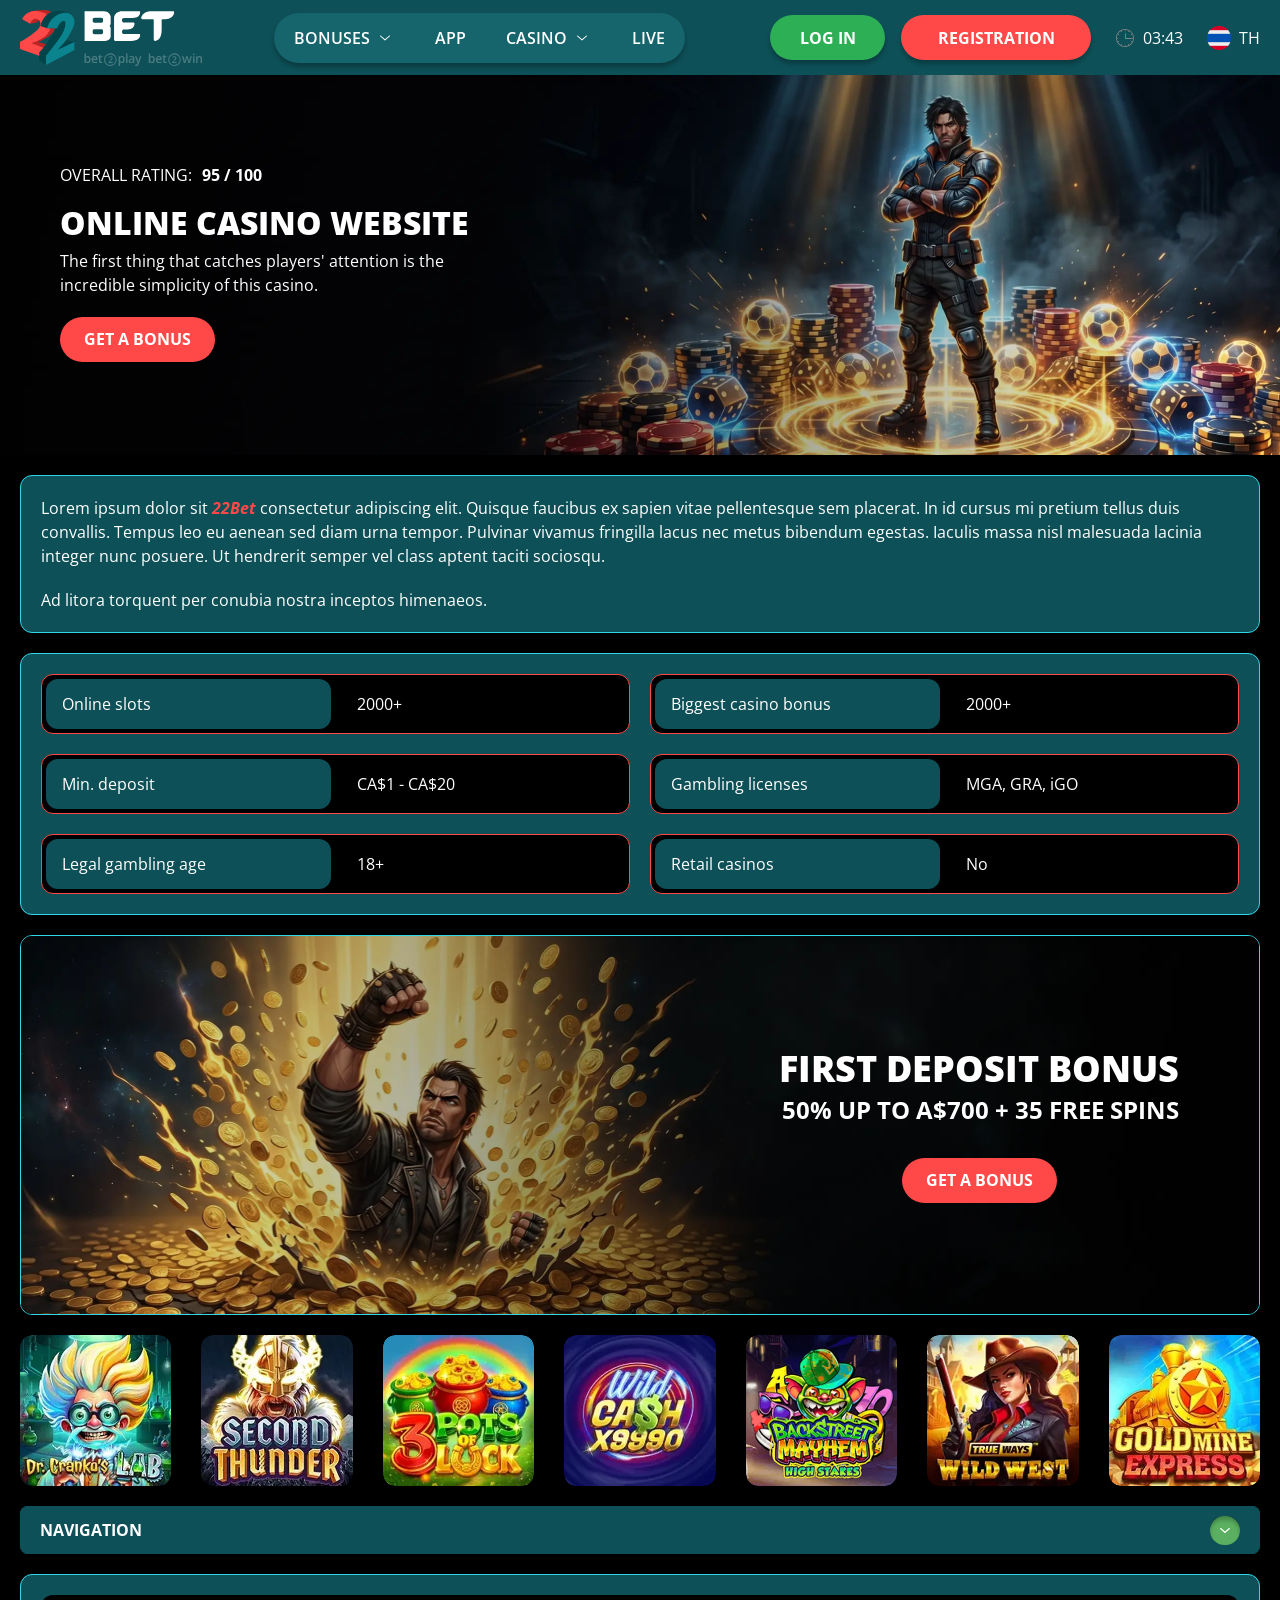
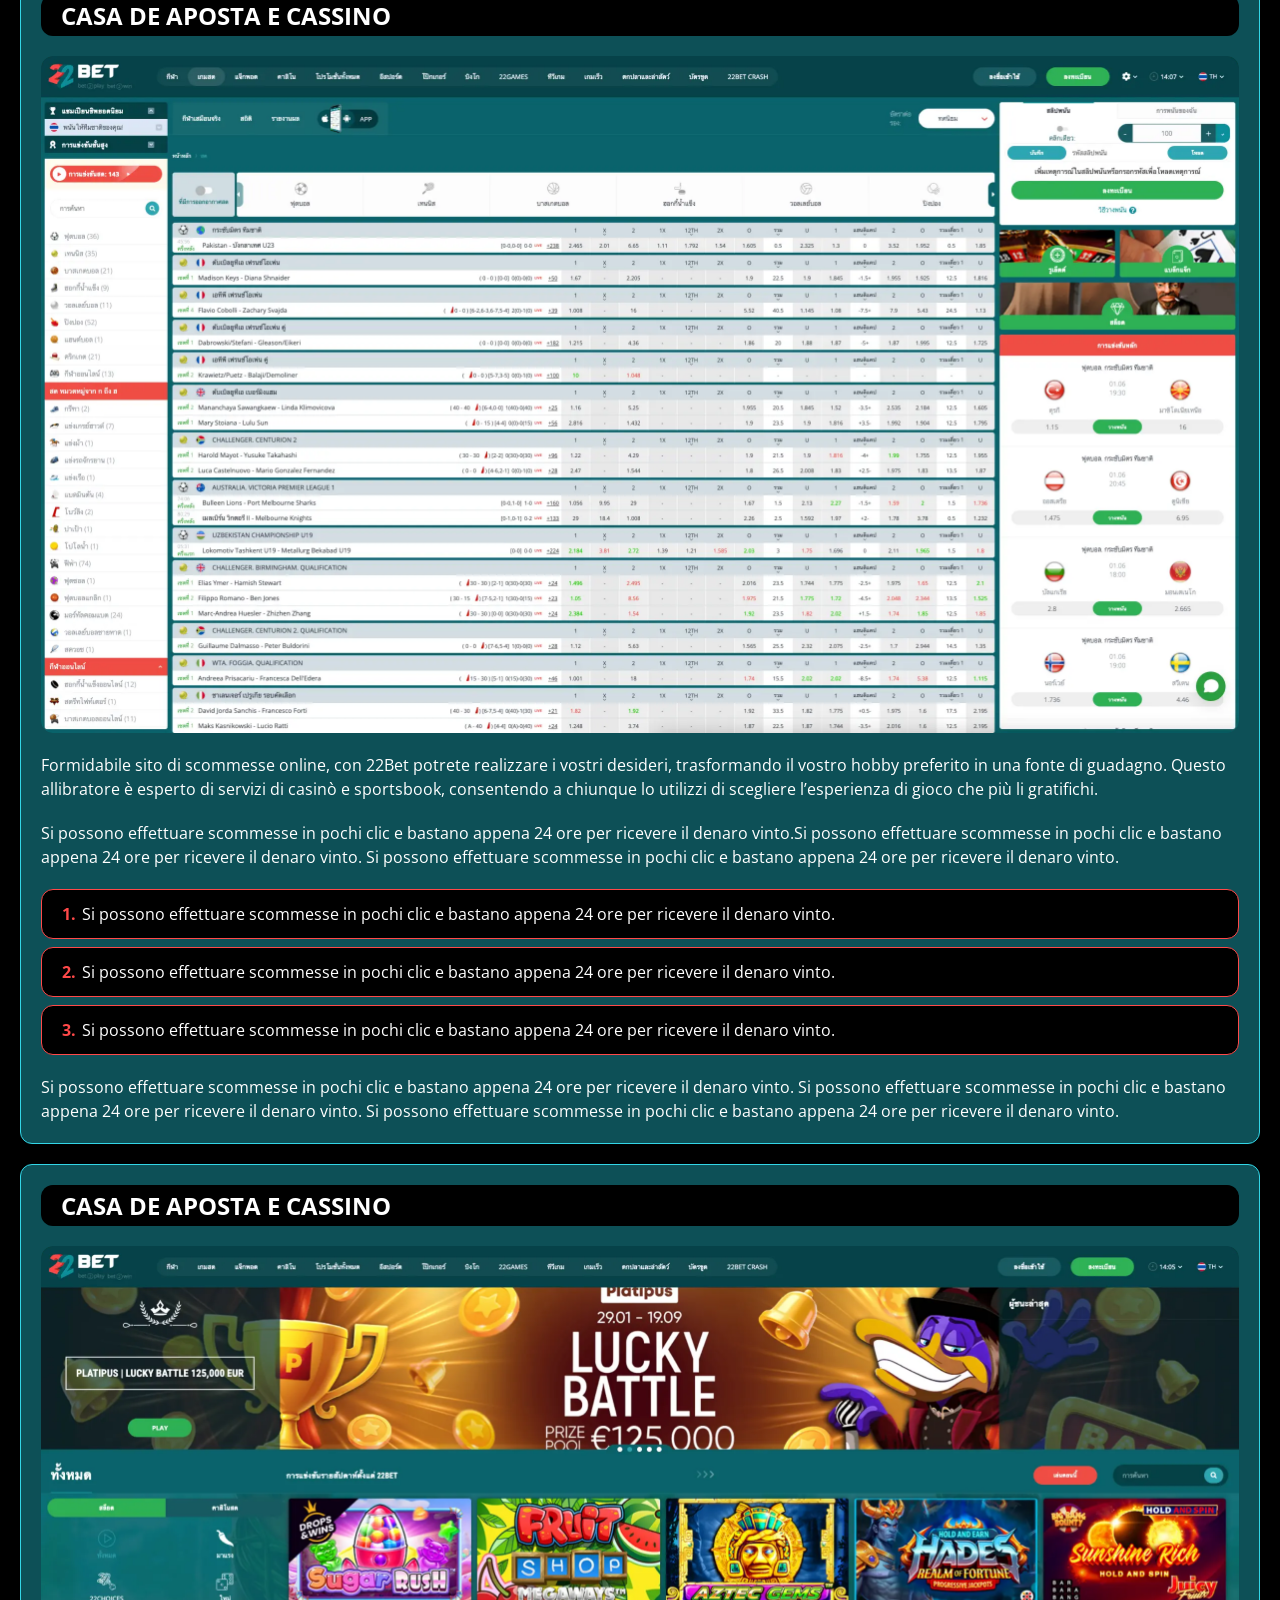
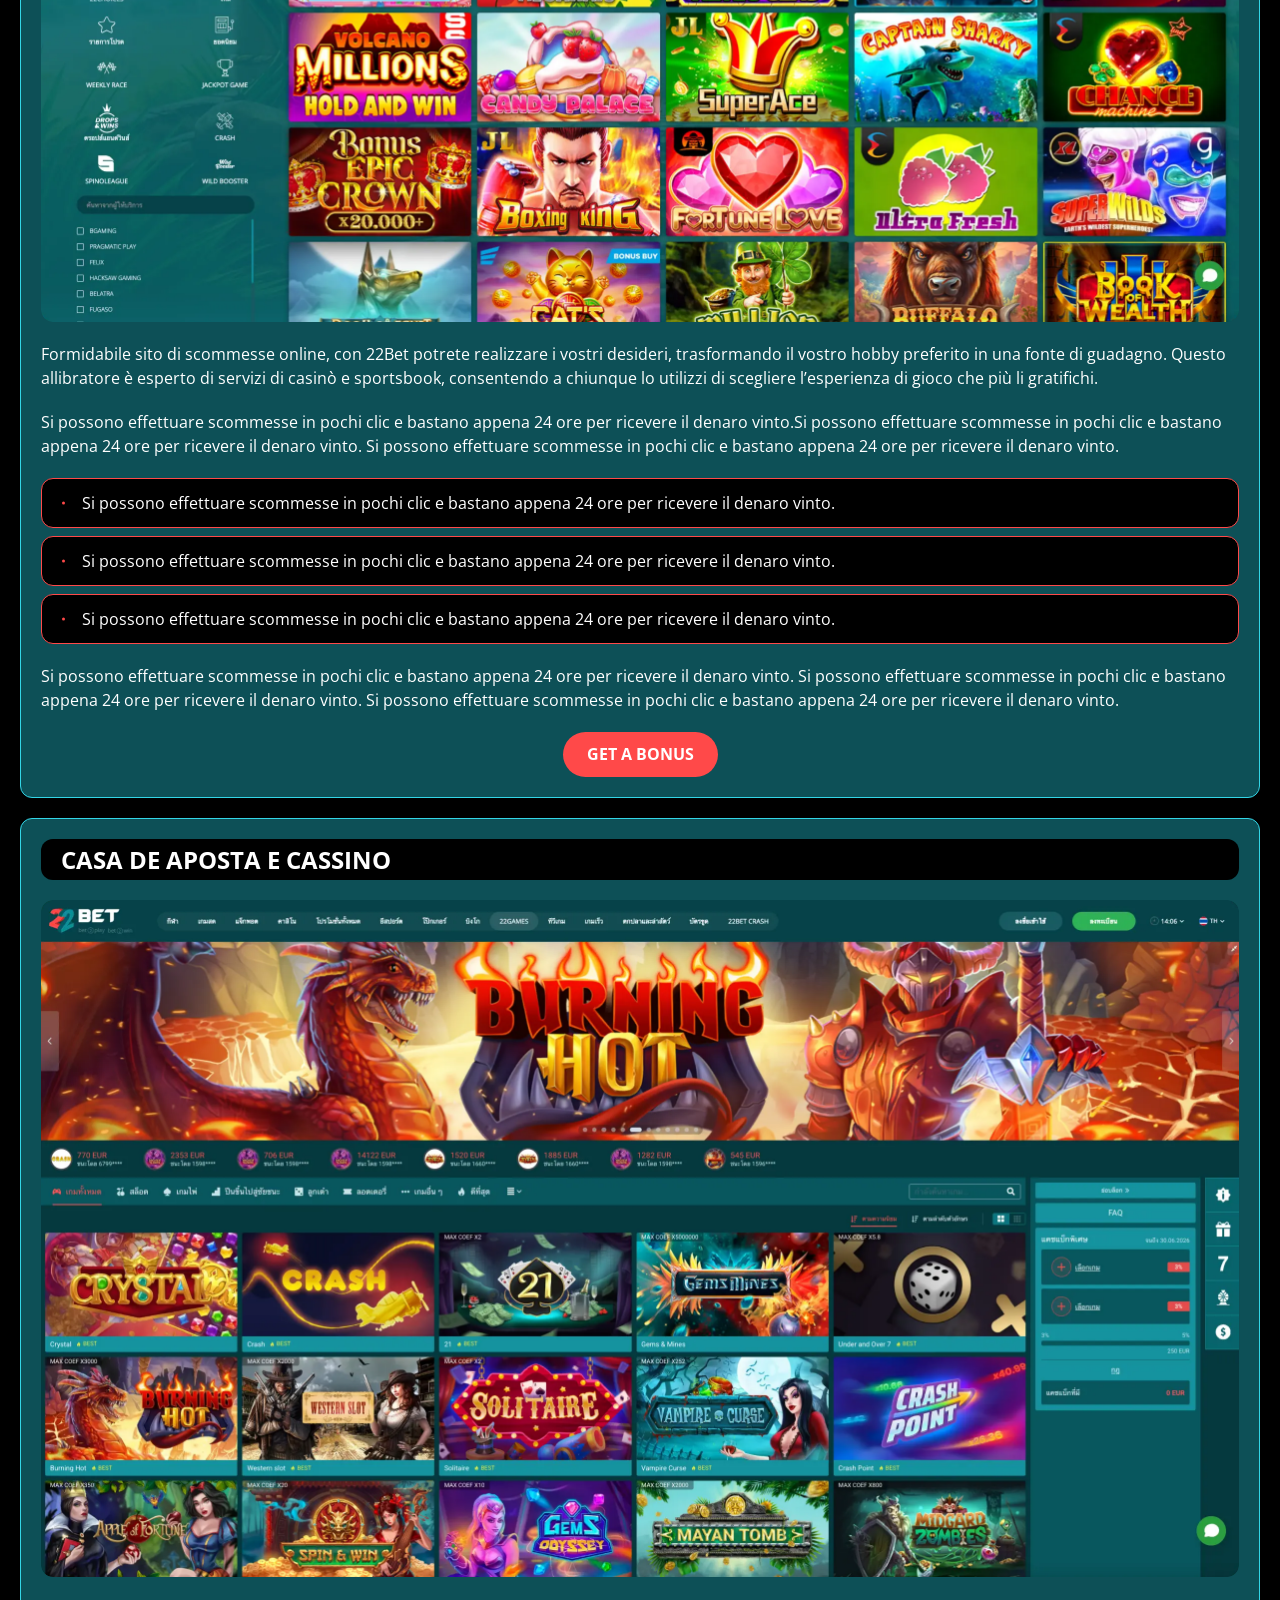
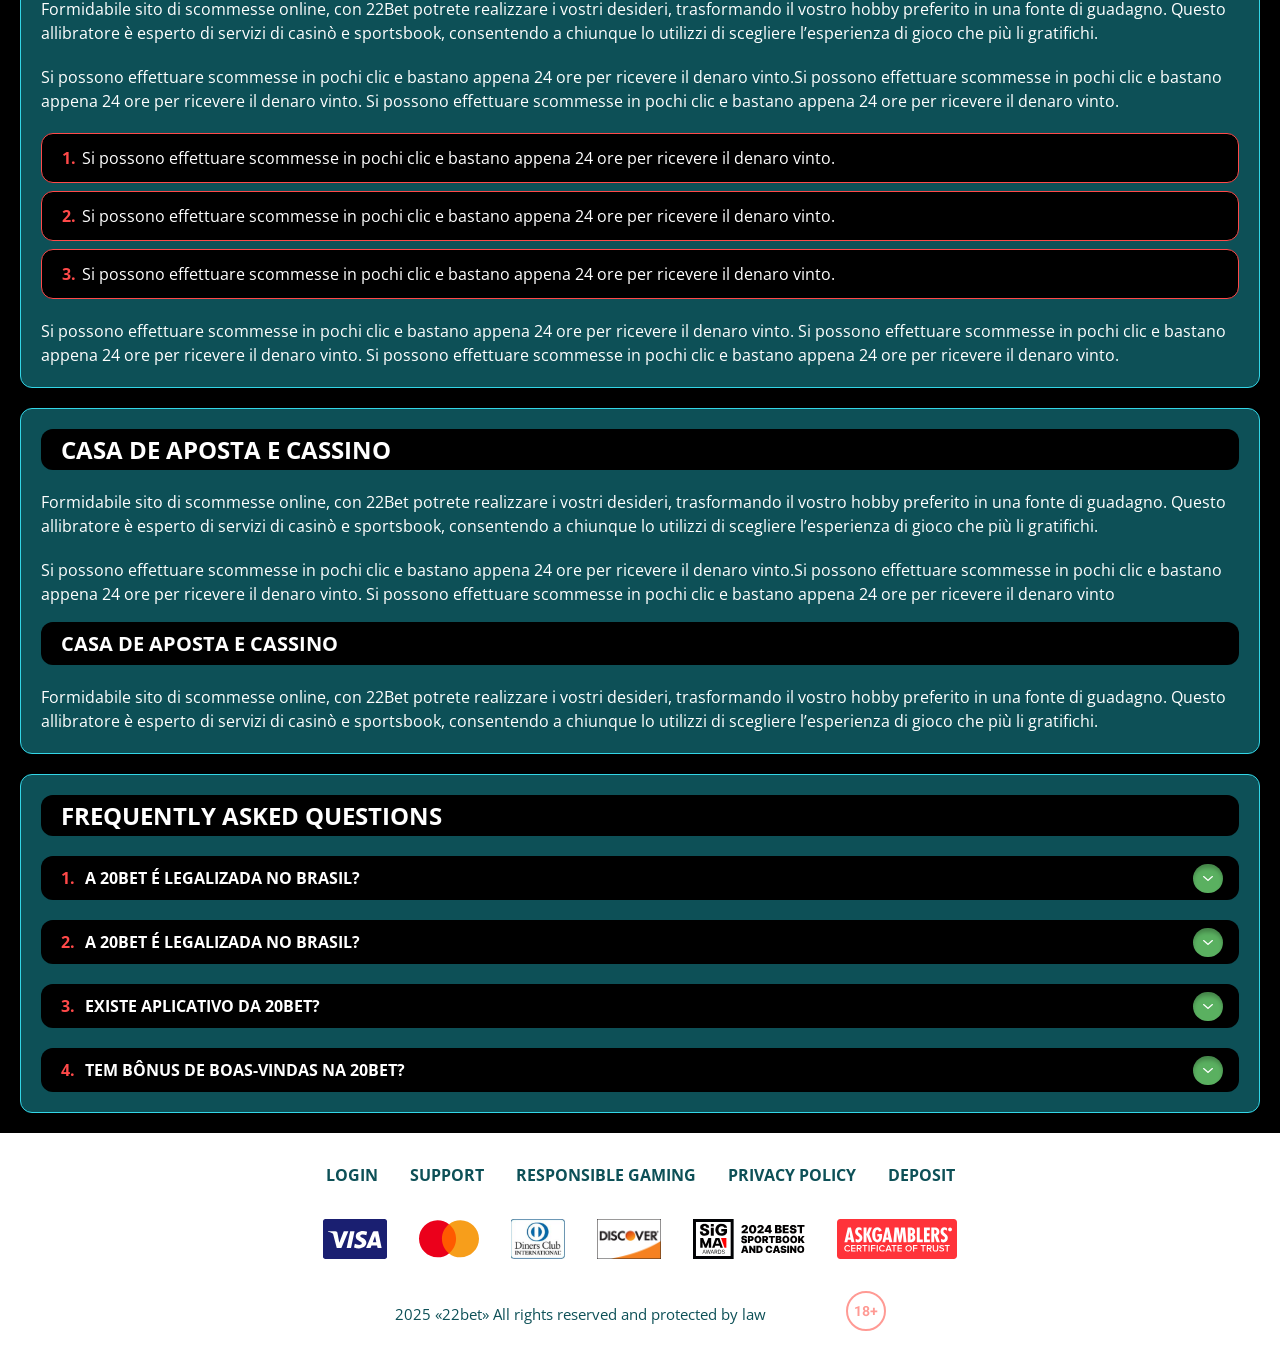
<file: index.html>
<!DOCTYPE html>
<html lang="th">
  <head>
    <meta charset="UTF-8" />
   
    <meta name="viewport" content="width=device-width, initial-scale=1.0" />
    <title>22Bet </title>
    <meta name="description" content />
    <meta property="og:site_name" content />
    <meta property="og:title" content />
    <meta property="og:type" content="website" />
    <meta property="og:url" content />
    <meta property="og:image" content />
    <meta property="og:image:alt" content />
    <meta property="og:locale" content="th" />
    <meta property="og:description" content />
    <link rel="preconnect" href="https://fonts.googleapis.com" />
    <link rel="preconnect" href="https://fonts.gstatic.com" crossorigin="anonymous" />
   <link href="https://fonts.googleapis.com/css2?family=Open+Sans:ital,wght@0,300..800;1,300..800&display=swap" rel="stylesheet">
<link href="https://fonts.googleapis.com/css?family=Roboto+Condensed&display=swap" rel="stylesheet">

   <link rel="stylesheet" href="./css/reset.css" />
    <link rel="stylesheet" href="./css/main.css" />
    <link rel="stylesheet" href="./css/media.css"/>
    <link rel="icon" href="./images/Group.png" type="image/x-icon"/>
    <script
    src="https://code.jquery.com/jquery-3.6.1.min.js"
    integrity="sha256-o88AwQnZB+VDvE9tvIXrMQaPlFFSUTR+nldQm1LuPXQ="
    crossorigin="anonymous"
  ></script>
  </head>
  <body>
    <header class="header">
      <section class="content header__content">
        <a href="./index.html" class="logo header__logo"
          ><img src="./images/logo.svg" alt="logo" title
        /></a>
        <button class="header__btn-menu" >
          <svg width="16px" height="16px" viewBox="0 0 16 16" xmlns="http://www.w3.org/2000/svg">
              <rect y="0" width="16" height="3" rx="1.5"></rect>
              <rect y="6.5" width="16" height="3" rx="1.5"></rect>
              <rect y="13" width="16" height="3" rx="1.5"></rect>
            </svg>
        </button>

          <nav class="menu header__menu">
            <ul class="header__menu-list">
                
              <li class="" >
              <div class="header__menu-wrapper">
                <div class="js-button-expander js-button-expander--menu" >
                <a href="./bonus.html" >
                <span>Bonuses</span>
              </a>
              </div>
              <div class="header__menu-wrap js-expand-content js-expand-content--menu">
                <ul >
                  <li>
                    <a href="./freeSpins.html">
                    <span>Free Spins</span>
                  </a></li>
                  <li><a href="./promoCode.html">
                    <span>Promo Code</span>
                  </a>
                </li>
                  <li><a href="./welcomeBonus.html">
                    <span>Welcome Bonus</span>
                  </a>
                </li>
                <li><a href="./vip.html">
                    <span>VIP</span>
                  </a>
                </li>
                </ul>
              </div>
              </div>
               <a href="./bonus.html" class="header__menu-item">
                <span>Bonuses</span>
              </a>
            </li>
              <li>
                <a href="./app.html">
                 App
                </a>
              </li>
              
              <li class="">
              <div class="header__menu-wrapper">
                <div class="js-button-expander js-button-expander--menu" >
                <a href="./casino.html" >
                <span> Casino</span>
              </a>
              </div>
              <div class="header__menu-wrap js-expand-content js-expand-content--menu">
                <ul >
                  <li>
                    <a href="./slots.html">
                    <span>Slots</span>
                  </a></li>
                 
                </ul>
              </div>
              </div>
               <a href="./casino.html" class="header__menu-item">
                <span>Casino</span>
              </a>
            </li>
               <li>
                <a href="./live.html">
               Live
                </a>
              </li>
              <li>
                    <a href="./freeSpins.html">
                    <span>Free Spins</span>
                  </a></li>
                  <li><a href="./promoCode.html">
                    <span>Promo Code</span>
                  </a>
                </li>
                  <li><a href="./welcomeBonus.html">
                    <span>Welcome Bonus</span>
                  </a>
                </li>
                <li><a href="./vip.html">
                    <span>VIP</span>
                  </a>
                </li>
             <li>
                    <a href="./slots.html">
                    <span>Slots</span>
                  </a></li>
             
             
            </ul>
            <div class="header__button header__button-menu " >
              <a href="#" class="button  button__login-menu">log in</a>
              <a href="#" class="button button__menu">registration</a>
            </div>
           
          </nav>
            <a href="#" class="button button__login">log in</a>
            <a href="#" class="button button__singup">registration</a>
            <div id="clock" class="header__time">00:00</div>
            <a href="#" class="header__flag">
                <span><img src="./images/flag.png" alt="flag" title /></span>
                <span>th</span>
              </a>
      </section>
    </header>
     <main class="main home main-page">
        <section class=" hero hero__page">
           
            <div class="background">
              <img src="./images/main/bg-main.webp" alt="hero" title />
              
            </div>
            <div class="hero__wrapper">
              <div class="hero__data">
                <div class="hero__rating" >
                  <p>Overall Rating:</p>
                 
                  <span >
                    <span >95</span>
                  <span>/</span> 
                  <span >100</span>
                  
                  </span>
                </div>
                <h1 class="title general hero__title">
                 Online Casino Website
                </h1>
                <p class="hero__text">The first thing that catches players' attention is the incredible simplicity of this casino.</p>
                <a href="#" class="button  hero__button">Get a Bonus</a>
               
              </div>
             
            </div>
          </section>
      <section class="main__wrap main__wrap-page">
       
       <section class="content__wrapper content__wrapper-page">

         
        
       
          <section class="content article">
            <p>
             Lorem ipsum dolor sit <a href="#">22Bet</a> consectetur adipiscing elit. Quisque faucibus ex sapien vitae pellentesque sem placerat. In id cursus mi pretium tellus duis convallis. Tempus leo eu aenean sed diam urna tempor. Pulvinar vivamus fringilla lacus nec metus bibendum egestas. Iaculis massa nisl malesuada lacinia integer nunc posuere. Ut hendrerit semper vel class aptent taciti sociosqu.
            </p>
            <p>
             Ad litora torquent per conubia nostra inceptos himenaeos.
            </p>
          </section>
      <section class="content features">
           
              <table class="features__table">
               <tbody class="features__group">
                 
                   <tr>
                   <td>Online slots</td>
                   <td>2000+</td>
                  </tr>
                  <tr>
                   <td>Biggest casino bonus</td>
                   <td>2000+</td>
                  </tr>
                  <tr>
                   <td>Min. deposit</td>
                   <td>CA$1 - CA$20</td>
                  </tr>
              
                     <tr>
                     <td>Gambling licenses</td>
                     <td>MGA, GRA, iGO</td>
                   </tr>
                   <tr>
                     <td>Legal gambling age</td>
                     <td>18+</td>
                   </tr>
                   <tr>
                     <td>Retail casinos</td>
                     <td>No</td>
                   </tr>
                
               </tbody>
             </table>
            
         
           </section>  

        
             
             <section class="content banner banner-main">
            <div class="background ">
              
              <img src="./images/main/banner-main.webp" alt="banner" title />
              
            </div>
            <div class="banner__info">
              
              <h2 class="title high banner__title-main">
                  
               first Deposit Bonus
              </h2>
            <p class="banner__subtitle">50% up to A$700 + 35 Free spins</p>
              <a href="#" class="button banner__button">Get a Bonus</a>
            </div>
          </section>
          
           <section class="content casino">
           
              <ul class="casino__list ">
                <li class="casino__item">
                    <a href="#"><div class="casino__wrapper">
                      <img class="casino__img" src="./images/main/card-main1.webp" alt="" title>
                    <div class="casino__hover casino__hover-live">
                        
                        <div class="casino-box">
                            
                        <span href="#" class="button  casino__buttons"><img src="./images/card-button.svg" alt="" title></span>
                        </div>
                    </div>
                    </div>
                    </a>
                </li>
                <li class="casino__item">
                  <a href="#"><div class="casino__wrapper">
                      <img class="casino__img" src="./images/main/card-main2.webp" alt="" title>
                    <div class="casino__hover casino__hover-live">
                        
                        <div class="casino-box">
                            
                        <span href="#" class="button  casino__buttons"><img src="./images/card-button.svg" alt="" title></span>
                        </div>
                    </div>
                    </div>
                    </a>
              </li>
              <li class="casino__item">
              <a href="#"><div class="casino__wrapper">
                      <img class="casino__img" src="./images/main/card-main3.webp" alt="" title>
                    <div class="casino__hover casino__hover-live">
                        
                        <div class="casino-box">
                            
                        <span href="#" class="button  casino__buttons"><img src="./images/card-button.svg" alt="" title></span>
                        </div>
                    </div>
                    </div>
                    </a>
            </li>
             <li class="casino__item">
                <a href="#"><div class="casino__wrapper">
                      <img class="casino__img" src="./images/main/card-main4.webp" alt="" title>
                    <div class="casino__hover casino__hover-live">
                        
                        <div class="casino-box">
                            
                        <span href="#" class="button  casino__buttons"><img src="./images/card-button.svg" alt="" title></span>
                        </div>
                    </div>
                    </div>
                    </a>
            </li>
             <li class="casino__item">
               <a href="#"><div class="casino__wrapper">
                      <img class="casino__img" src="./images/main/card-main5.webp" alt="" title>
                    <div class="casino__hover casino__hover-live">
                        
                        <div class="casino-box">
                            
                        <span href="#" class="button  casino__buttons"><img src="./images/card-button.svg" alt="" title></span>
                        </div>
                    </div>
                    </div>
                    </a>
            </li>
             <li class="casino__item">
                <a href="#"><div class="casino__wrapper">
                      <img class="casino__img" src="./images/main/card-main6.webp" alt="" title>
                    <div class="casino__hover casino__hover-live">
                        
                        <div class="casino-box">
                            
                        <span href="#" class="button  casino__buttons"><img src="./images/card-button.svg" alt="" title></span>
                        </div>
                    </div>
                    </div>
                    </a>
            </li>
             <li class="casino__item">
              <a href="#"><div class="casino__wrapper">
                      <img class="casino__img" src="./images/main/card-main7.webp" alt="" title>
                    <div class="casino__hover casino__hover-live">
                        
                        <div class="casino-box">
                            
                        <span href="#" class="button  casino__buttons"><img src="./images/card-button.svg" alt="" title></span>
                        </div>
                    </div>
                    </div>
                    </a>
            </li>
            

              </ul>
         </section>
              <section class="content menu-review__content">
              

            
                <div class="menu__review-desk menu__review-content">Navigation</div>
                <ul class="menu__review menu__review-list">
                  <li><a href="#">Lorem ipsum dolor sit</a></li>
                    <li><a href="#">Amet consectetur adipiscing</a></li>
                      <li><a href="#">Quisque faucibus ex sapien vitae</a></li>
                        <li><a href="#">Ut hendrerit sempero</a></li>
                          <li><a href="#">Pulvinar vivamus fringilla</a></li>
                           <li><a href="#">Ad litora torquent per conubia</a></li>
                         
                          
                </ul>
             
          
          </section>
          
        
          <section class="content article">
            <h2 class="title high article__title">Casa de Aposta e Cassino</h2>
             <div class="images">
              <img src="./images/main/image1-main.webp" alt="banner" title />
            </div>
            <p>
             Formidabile sito di scommesse online, con 22Bet potrete realizzare i vostri desideri, trasformando il vostro hobby preferito in una fonte di guadagno. Questo allibratore è esperto di servizi di casinò e sportsbook, consentendo a chiunque lo utilizzi di scegliere l’esperienza di gioco che più li gratifichi.
            </p>
            <p>
             Si possono effettuare scommesse in pochi clic e bastano appena 24 ore per ricevere il denaro vinto.Si possono effettuare scommesse in pochi clic e bastano appena 24 ore per ricevere il denaro vinto. Si possono effettuare scommesse in pochi clic e bastano appena 24 ore per ricevere il denaro vinto.
            </p>
           <ol>
              <li>Si possono effettuare scommesse in pochi clic e bastano appena 24 ore per ricevere il denaro vinto.</li>
              <li>Si possono effettuare scommesse in pochi clic e bastano appena 24 ore per ricevere il denaro vinto.</li>
              <li>Si possono effettuare scommesse in pochi clic e bastano appena 24 ore per ricevere il denaro vinto.</li>
            </ol>
            <p>Si possono effettuare scommesse in pochi clic e bastano appena 24 ore per ricevere il denaro vinto. Si possono effettuare scommesse in pochi clic e bastano appena 24 ore per ricevere il denaro vinto. Si possono effettuare scommesse in pochi clic e bastano appena 24 ore per ricevere il denaro vinto.</p>
          </section>
           <section class="content article">
            <h2 class="title high article__title">Casa de Aposta e Cassino</h2>
             <div class="images">
              <img src="./images/main/image2-main.webp" alt="banner" title />
            </div>
            <p>
             Formidabile sito di scommesse online, con 22Bet potrete realizzare i vostri desideri, trasformando il vostro hobby preferito in una fonte di guadagno. Questo allibratore è esperto di servizi di casinò e sportsbook, consentendo a chiunque lo utilizzi di scegliere l’esperienza di gioco che più li gratifichi.
            </p>
            <p>
             Si possono effettuare scommesse in pochi clic e bastano appena 24 ore per ricevere il denaro vinto.Si possono effettuare scommesse in pochi clic e bastano appena 24 ore per ricevere il denaro vinto. Si possono effettuare scommesse in pochi clic e bastano appena 24 ore per ricevere il denaro vinto.
            </p>
           <ul>
              <li>Si possono effettuare scommesse in pochi clic e bastano appena 24 ore per ricevere il denaro vinto.</li>
              <li>Si possono effettuare scommesse in pochi clic e bastano appena 24 ore per ricevere il denaro vinto.</li>
              <li>Si possono effettuare scommesse in pochi clic e bastano appena 24 ore per ricevere il denaro vinto.</li>
            </ul>
            <p>Si possono effettuare scommesse in pochi clic e bastano appena 24 ore per ricevere il denaro vinto. Si possono effettuare scommesse in pochi clic e bastano appena 24 ore per ricevere il denaro vinto. Si possono effettuare scommesse in pochi clic e bastano appena 24 ore per ricevere il denaro vinto.</p>
         <a href="#" class="button">Get a Bonus</a>
          </section>
           <section class="content article">
            <h2 class="title high article__title">Casa de Aposta e Cassino</h2>
             <div class="images">
              <img src="./images/main/image3-main.webp" alt="banner" title />
            </div>
            <p>
             Formidabile sito di scommesse online, con 22Bet potrete realizzare i vostri desideri, trasformando il vostro hobby preferito in una fonte di guadagno. Questo allibratore è esperto di servizi di casinò e sportsbook, consentendo a chiunque lo utilizzi di scegliere l’esperienza di gioco che più li gratifichi.
            </p>
            <p>
             Si possono effettuare scommesse in pochi clic e bastano appena 24 ore per ricevere il denaro vinto.Si possono effettuare scommesse in pochi clic e bastano appena 24 ore per ricevere il denaro vinto. Si possono effettuare scommesse in pochi clic e bastano appena 24 ore per ricevere il denaro vinto.
            </p>
           <ol>
              <li>Si possono effettuare scommesse in pochi clic e bastano appena 24 ore per ricevere il denaro vinto.</li>
              <li>Si possono effettuare scommesse in pochi clic e bastano appena 24 ore per ricevere il denaro vinto.</li>
              <li>Si possono effettuare scommesse in pochi clic e bastano appena 24 ore per ricevere il denaro vinto.</li>
            </ol>
            <p>Si possono effettuare scommesse in pochi clic e bastano appena 24 ore per ricevere il denaro vinto. Si possono effettuare scommesse in pochi clic e bastano appena 24 ore per ricevere il denaro vinto. Si possono effettuare scommesse in pochi clic e bastano appena 24 ore per ricevere il denaro vinto.</p>
          </section>
           <section class="content article">
            <h2 class="title high article__title">Casa de Aposta e Cassino</h2>
            <p>Formidabile sito di scommesse online, con 22Bet potrete realizzare i vostri desideri, trasformando il vostro hobby preferito in una fonte di guadagno. Questo allibratore è esperto di servizi di casinò e sportsbook, consentendo a chiunque lo utilizzi di scegliere l’esperienza di gioco che più li gratifichi.</p>
            <p>Si possono effettuare scommesse in pochi clic e bastano appena 24 ore per ricevere il denaro vinto.Si possono effettuare scommesse in pochi clic e bastano appena 24 ore per ricevere il denaro vinto. Si possono effettuare scommesse in pochi clic e bastano appena 24 ore per ricevere il denaro vinto</p>
            <h3>Casa de Aposta e Cassino</h3>
            <p>Formidabile sito di scommesse online, con 22Bet potrete realizzare i vostri desideri, trasformando il vostro hobby preferito in una fonte di guadagno. Questo allibratore è esperto di servizi di casinò e sportsbook, consentendo a chiunque lo utilizzi di scegliere l’esperienza di gioco che più li gratifichi.</p>
           </section>

          <section class="content faq">
            <h2 class="title high faq__title">Frequently Asked Questions</h2>
            <ol class="faq__list " >
              <li class="faq__item"  >
                <h3 class="title medium faq__subtitle js-button-expander js-button-expander--faq"  >A 20Bet é legalizada no Brasil?
                 </h3>
                <div  class="faq__answer js-expand-content js-expand-content--faq" >
                  <p  >
                    Sim, a casa de apostas tem licença emitida por Curaçao, que é reconhecida no Brasil e a permite atuar por aqui.
                  </p>
                </div>
              </li>
              <li class="faq__item"  >
                <h3 class="title medium faq__subtitle js-button-expander js-button-expander--faq"  >A 20Bet é legalizada no Brasil?</h3>
                <div class="faq__answer js-expand-content js-expand-content--faq" >
                  <p  >
                    Sim, a casa de apostas tem licença emitida por Curaçao, que é reconhecida no Brasil e a permite atuar por aqui.
                  </p>
                </div>
              </li> 
              <li class="faq__item"  >
                <h3 class="title medium faq__subtitle js-button-expander js-button-expander--faq"  >Existe aplicativo da 20Bet?</h3>
                <div class="faq__answer js-expand-content js-expand-content--faq" >
                  <p  >
                   Sim, disponível para sistemas operacionais iOS e Android.
                  </p>
                </div>
              </li> 
              <li class="faq__item"  >
                <h3 class="title medium faq__subtitle js-button-expander js-button-expander--faq"  >Tem bônus de boas-vindas na 20Bet?</h3>
                <div class="faq__answer js-expand-content js-expand-content--faq" >
                  <p  >
                   O pacote especial para novos usuários da 20Bet paga 100% sobre o primeiro depósito, com limite de 600 BRL.
                  </p>
                </div>
              </li> 
             
            </ol>
          </section>
          
        </section> 
      
        <div class=""  onclick="scrollToTop()">
          <button class="main__arrow" id="scrollToTopBtn"></button>
        </div> 
        
      </section>
    </main> 
     <footer class=" footer ">
      <section class="content footer__content">
        <ul class="footer__menu">
         <li><a href="./login.html">Login</a></li>
         <li><a href="./support.html">Support</a></li>
         <li><a href="./responsible.html">Responsible Gaming</a></li>
         <li><a href="./policy.html">Privacy Policy</a></li>
         <li><a href="./deposit.html">Deposit</a></li>
        </ul>
       
          <ul class="footer__cards-list">
           
            <li>
              <a href="#"
                ><img src="./images/visa.svg" alt="cardvisa" title
              /></a>
            </li>
            <li>
              <a href="#"
                ><img
                  src="./images/mastercard.svg"
                  alt="mastercard"
                  title
              /></a>
            </li>
            <li>
                <a href="#"
                  ><img src="./images/diners.svg" alt="diners" title
                /></a>
              </li>
              <li>
                <a href="#"
                  ><img src="./images/discover.svg" alt="discover" title
                /></a>
              </li>
              <li>
                <a href="#"
                  ><img src="./images/sigma.svg" alt="sigma" title
                /></a>
              </li>
              <li>
                <a href="#"
                  ><img src="./images/ask.svg" alt="ask" title
                /></a>
              </li>
            
          </ul>
       
        <div class="footer__wrapp">
          <div class="footer__text">
           
            <p>2025 «22bet» All rights reserved and protected by law
</p>
           
          </div>
          <div class="footer__age">
            <img src="./images/age.svg" alt="age" title />
          </div>
        </div>
      
      </section>
    </footer>
    <script src="./js/arrowUp.js" defer></script>
    <script src="./js/sidebar.js" defer></script>
    <script src="./js/expander.js" defer></script>
    <script src="./js/mobile-menu.js" defer></script>
    <script src="./js/clock.js" defer></script>
  </body>
</html>
</file>
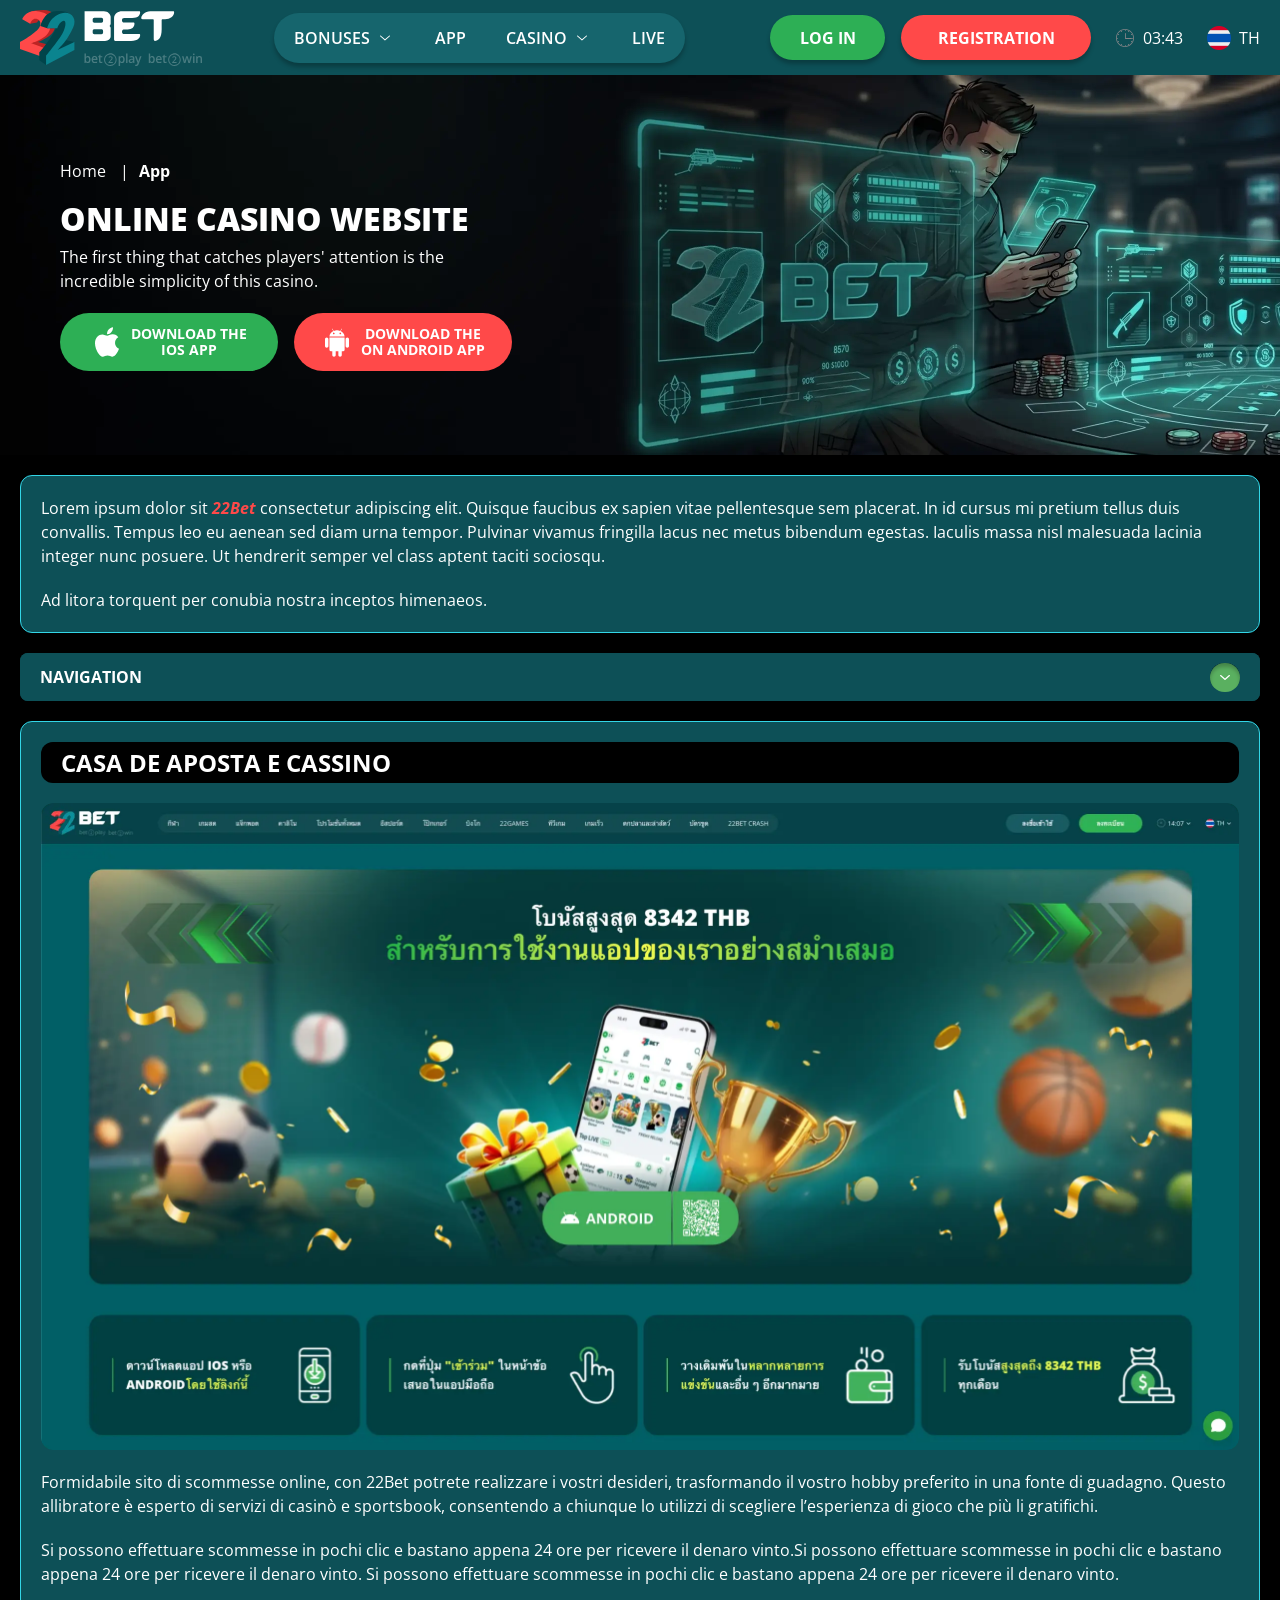
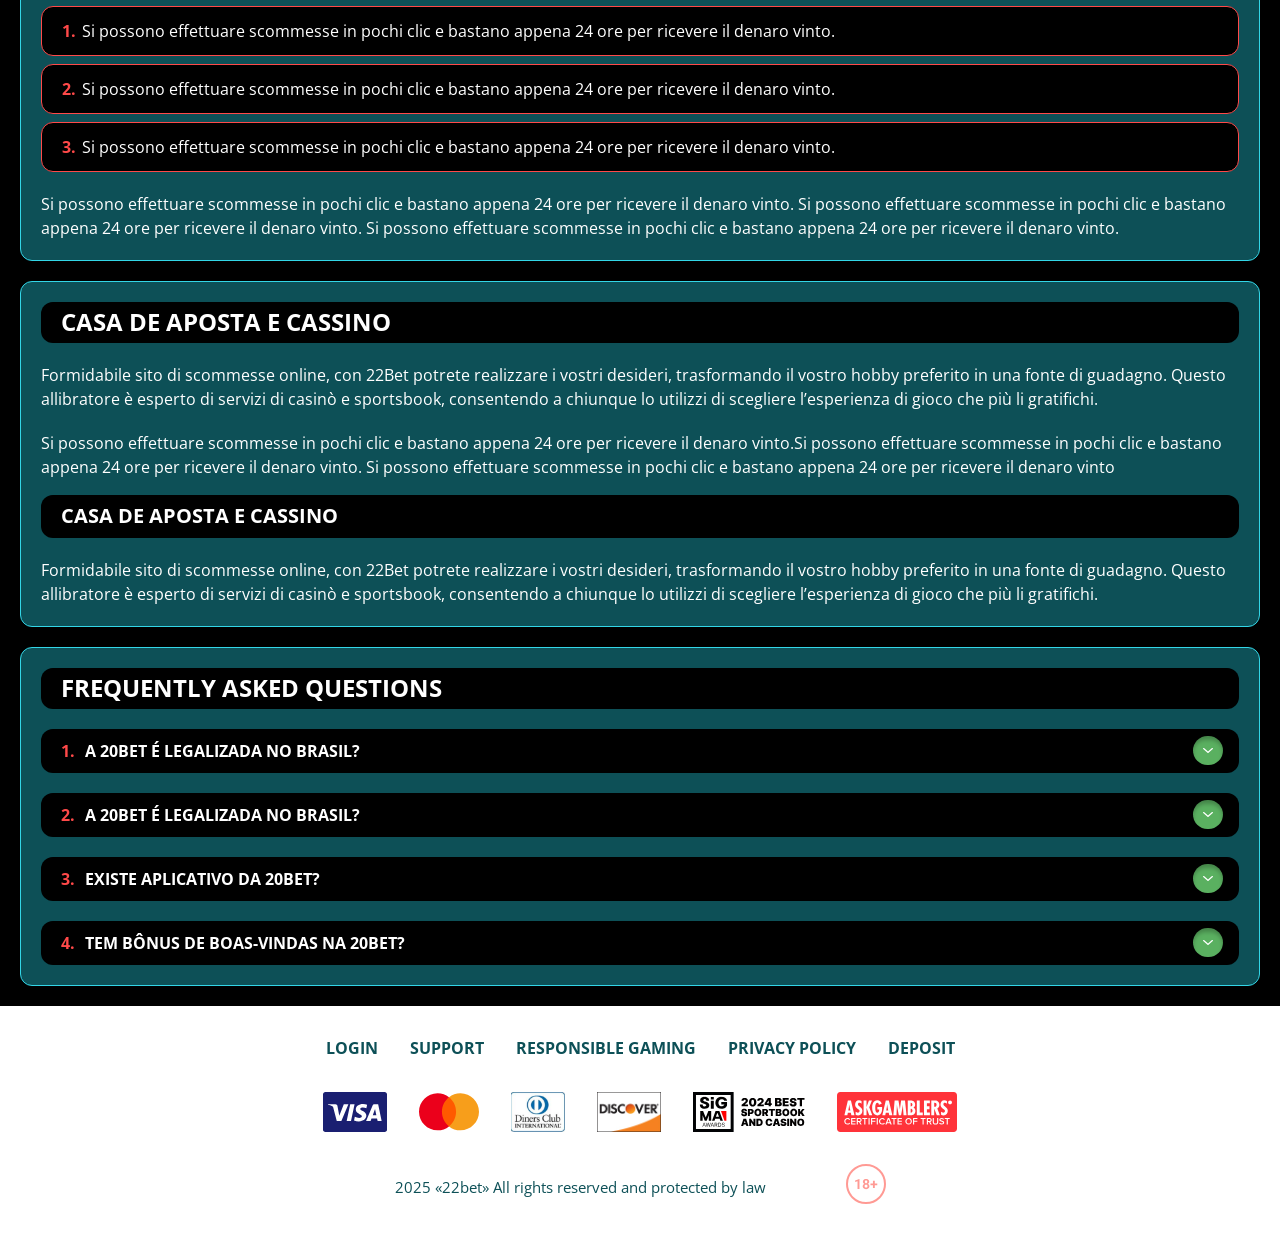
<file: app.html>
<!DOCTYPE html>
<html lang="th">
  <head>
    <meta charset="UTF-8" />
   
    <meta name="viewport" content="width=device-width, initial-scale=1.0" />
    <title>22Bet </title>
    <meta name="description" content />
    <meta property="og:site_name" content />
    <meta property="og:title" content />
    <meta property="og:type" content="website" />
    <meta property="og:url" content />
    <meta property="og:image" content />
    <meta property="og:image:alt" content />
    <meta property="og:locale" content="th" />
    <meta property="og:description" content />
    <link rel="preconnect" href="https://fonts.googleapis.com" />
    <link rel="preconnect" href="https://fonts.gstatic.com" crossorigin="anonymous" />
   <link href="https://fonts.googleapis.com/css2?family=Open+Sans:ital,wght@0,300..800;1,300..800&display=swap" rel="stylesheet">
<link href="https://fonts.googleapis.com/css?family=Roboto+Condensed&display=swap" rel="stylesheet">

   <link rel="stylesheet" href="./css/reset.css" />
    <link rel="stylesheet" href="./css/main.css" />
    <link rel="stylesheet" href="./css/media.css"/>
    <link rel="icon" href="./images/Group.png" type="image/x-icon"/>
    <script
    src="https://code.jquery.com/jquery-3.6.1.min.js"
    integrity="sha256-o88AwQnZB+VDvE9tvIXrMQaPlFFSUTR+nldQm1LuPXQ="
    crossorigin="anonymous"
  ></script>
  </head>
  <body>
    <header class="header">
      <section class="content header__content">
        <a href="./index.html" class="logo header__logo"
          ><img src="./images/logo.svg" alt="logo" title
        /></a>
        <button class="header__btn-menu" >
          <svg width="16px" height="16px" viewBox="0 0 16 16" xmlns="http://www.w3.org/2000/svg">
              <rect y="0" width="16" height="3" rx="1.5"></rect>
              <rect y="6.5" width="16" height="3" rx="1.5"></rect>
              <rect y="13" width="16" height="3" rx="1.5"></rect>
            </svg>
        </button>

          <nav class="menu header__menu">
            <ul class="header__menu-list">
                
              <li class="">
              <div class="header__menu-wrapper">
                <div class="js-button-expander js-button-expander--menu" >
                <a href="./bonus.html" >
                <span>Bonuses</span>
              </a>
              </div>
              <div class="header__menu-wrap js-expand-content js-expand-content--menu">
                <ul >
                  <li>
                    <a href="./freeSpins.html">
                    <span>Free Spins</span>
                  </a></li>
                  <li><a href="./promoCode.html">
                    <span>Promo Code</span>
                  </a>
                </li>
                  <li><a href="./welcomeBonus.html">
                    <span>Welcome Bonus</span>
                  </a>
                </li>
                <li><a href="./vip.html">
                    <span>VIP</span>
                  </a>
                </li>
                </ul>
              </div>
              </div>
               <a href="./bonus.html" class="header__menu-item">
                <span>Bonuses</span>
              </a>
            </li>
              <li>
                <a href="./app.html">
                 App
                </a>
              </li>
              
              <li class="">
              <div class="header__menu-wrapper">
                <div class="js-button-expander js-button-expander--menu" >
                <a href="./casino.html" >
                <span> Casino</span>
              </a>
              </div>
              <div class="header__menu-wrap js-expand-content js-expand-content--menu">
                <ul >
                  <li>
                    <a href="./slots.html">
                    <span>Slots</span>
                  </a></li>
                 
                </ul>
              </div>
              </div>
               <a href="./casino.html" class="header__menu-item">
                <span>Casino</span>
              </a>
            </li>
               <li>
                <a href="./live.html">
               Live
                </a>
              </li>
              <li>
                    <a href="./freeSpins.html">
                    <span>Free Spins</span>
                  </a></li>
                  <li><a href="./promoCode.html">
                    <span>Promo Code</span>
                  </a>
                </li>
                  <li><a href="./welcomeBonus.html">
                    <span>Welcome Bonus</span>
                  </a>
                </li>
                <li><a href="./vip.html">
                    <span>VIP</span>
                  </a>
                </li>
             <li>
                    <a href="./slots.html">
                    <span>Slots</span>
                  </a></li>
             
             
            </ul>
            <div class="header__button header__button-menu " >
              <a href="#" class="button  button__login-menu">log in</a>
              <a href="#" class="button button__menu">registration</a>
            </div>
           
          </nav>
            <a href="#" class="button button__login">log in</a>
            <a href="#" class="button button__singup">registration</a>
            <div id="clock" class="header__time">00:00</div>
            <a href="#" class="header__flag">
                <span><img src="./images/flag.png" alt="flag" title /></span>
                <span>th</span>
              </a>
      </section>
    </header>
     <main class="main home main-page">
        <section class=" hero hero__page">
           
            <div class="background background-pageApp">
              <img src="./images/app/bg-app.webp" alt="hero" title />
              
            </div>
            <div class="hero__wrapper hero__wrapper-page">
              <div class="hero__data hero__data-bonus">
                <ul
                class="breadcrumbs "
                
              >
                <li
                  
                >
                  <a href="#" >
                    <span >Home</span></a
                  >
                 
                </li>
                <li
                  
                >
                  <a href="/" > <span >App</span></a>
                 
                </li>
              </ul>
                <h1 class="title general hero__title">
                  Online Casino Website
                </h1>
                 <p class="hero__text">The first thing that catches players' attention is the incredible simplicity of this casino.</p>
               
              <div class="banner__content banner__content-app">
             
                  <a href="#" class="banner__btn banner__btn-app">
                    <img src="./images/main/apple-app.svg" alt="icon" title>
                   Download the </br>
IOS app
                  </a>
                  <a href="#" class="banner__btn banner__btn-android"
                    > <img src="./images/main/android-app.svg" alt="icon" title>Download the  </br>
on Android app</a
                  >
                </div>
              </div>
             
            </div>
          </section>
      <section class="main__wrap main__wrap-page">
       
       <section class="content__wrapper content__wrapper-page">

         
        
       
          <section class="content article">
            <p>
             Lorem ipsum dolor sit <a href="#">22Bet</a> consectetur adipiscing elit. Quisque faucibus ex sapien vitae pellentesque sem placerat. In id cursus mi pretium tellus duis convallis. Tempus leo eu aenean sed diam urna tempor. Pulvinar vivamus fringilla lacus nec metus bibendum egestas. Iaculis massa nisl malesuada lacinia integer nunc posuere. Ut hendrerit semper vel class aptent taciti sociosqu.
            </p>
            <p>
             Ad litora torquent per conubia nostra inceptos himenaeos.
            </p>
          </section>
         
       <section class="content menu-review__content">
              

            
                <div class="menu__review-desk menu__review-content">Navigation</div>
                <ul class="menu__review menu__review-list">
                  <li><a href="#">Lorem ipsum dolor sit</a></li>
                    <li><a href="#">Amet consectetur adipiscing</a></li>
                      <li><a href="#">Quisque faucibus ex sapien vitae</a></li>
                        <li><a href="#">Ut hendrerit sempero</a></li>
                          <li><a href="#">Pulvinar vivamus fringilla</a></li>
                           <li><a href="#">Ad litora torquent per conubia</a></li>
                         
                          
                </ul>
             
          
          </section>
        
          <section class="content article">
            <h2 class="title high article__title">Casa de Aposta e Cassino</h2>
             <div class="images">
              <img src="./images/app/image1-app.webp" alt="banner" title />
            </div>
            <p>
             Formidabile sito di scommesse online, con 22Bet potrete realizzare i vostri desideri, trasformando il vostro hobby preferito in una fonte di guadagno. Questo allibratore è esperto di servizi di casinò e sportsbook, consentendo a chiunque lo utilizzi di scegliere l’esperienza di gioco che più li gratifichi.
            </p>
            <p>
             Si possono effettuare scommesse in pochi clic e bastano appena 24 ore per ricevere il denaro vinto.Si possono effettuare scommesse in pochi clic e bastano appena 24 ore per ricevere il denaro vinto. Si possono effettuare scommesse in pochi clic e bastano appena 24 ore per ricevere il denaro vinto.
            </p>
           <ol>
              <li>Si possono effettuare scommesse in pochi clic e bastano appena 24 ore per ricevere il denaro vinto.</li>
              <li>Si possono effettuare scommesse in pochi clic e bastano appena 24 ore per ricevere il denaro vinto.</li>
              <li>Si possono effettuare scommesse in pochi clic e bastano appena 24 ore per ricevere il denaro vinto.</li>
            </ol>
            <p>Si possono effettuare scommesse in pochi clic e bastano appena 24 ore per ricevere il denaro vinto. Si possono effettuare scommesse in pochi clic e bastano appena 24 ore per ricevere il denaro vinto. Si possono effettuare scommesse in pochi clic e bastano appena 24 ore per ricevere il denaro vinto.</p>
          </section>
         
         
           <section class="content article">
            <h2 class="title high article__title">Casa de Aposta e Cassino</h2>
            <p>Formidabile sito di scommesse online, con 22Bet potrete realizzare i vostri desideri, trasformando il vostro hobby preferito in una fonte di guadagno. Questo allibratore è esperto di servizi di casinò e sportsbook, consentendo a chiunque lo utilizzi di scegliere l’esperienza di gioco che più li gratifichi.</p>
            <p>Si possono effettuare scommesse in pochi clic e bastano appena 24 ore per ricevere il denaro vinto.Si possono effettuare scommesse in pochi clic e bastano appena 24 ore per ricevere il denaro vinto. Si possono effettuare scommesse in pochi clic e bastano appena 24 ore per ricevere il denaro vinto</p>
            <h3>Casa de Aposta e Cassino</h3>
            <p>Formidabile sito di scommesse online, con 22Bet potrete realizzare i vostri desideri, trasformando il vostro hobby preferito in una fonte di guadagno. Questo allibratore è esperto di servizi di casinò e sportsbook, consentendo a chiunque lo utilizzi di scegliere l’esperienza di gioco che più li gratifichi.</p>
           </section>

          <section class="content faq">
            <h2 class="title high faq__title">Frequently Asked Questions</h2>
            <ul class="faq__list " >
              <li class="faq__item"  >
                <h3 class="title medium faq__subtitle js-button-expander js-button-expander--faq"  >A 20Bet é legalizada no Brasil?
                 </h3>
                <div  class="faq__answer js-expand-content js-expand-content--faq" >
                  <p  >
                    Sim, a casa de apostas tem licença emitida por Curaçao, que é reconhecida no Brasil e a permite atuar por aqui.
                  </p>
                </div>
              </li>
              <li class="faq__item"  >
                <h3 class="title medium faq__subtitle js-button-expander js-button-expander--faq"  >A 20Bet é legalizada no Brasil?</h3>
                <div class="faq__answer js-expand-content js-expand-content--faq" >
                  <p  >
                    Sim, a casa de apostas tem licença emitida por Curaçao, que é reconhecida no Brasil e a permite atuar por aqui.
                  </p>
                </div>
              </li> 
              <li class="faq__item"  >
                <h3 class="title medium faq__subtitle js-button-expander js-button-expander--faq"  >Existe aplicativo da 20Bet?</h3>
                <div class="faq__answer js-expand-content js-expand-content--faq" >
                  <p  >
                   Sim, disponível para sistemas operacionais iOS e Android.
                  </p>
                </div>
              </li> 
              <li class="faq__item"  >
                <h3 class="title medium faq__subtitle js-button-expander js-button-expander--faq"  >Tem bônus de boas-vindas na 20Bet?</h3>
                <div class="faq__answer js-expand-content js-expand-content--faq" >
                  <p  >
                   O pacote especial para novos usuários da 20Bet paga 100% sobre o primeiro depósito, com limite de 600 BRL.
                  </p>
                </div>
              </li> 
             
            </ul>
          </section>
          
        </section> 
      
        <div class=""  onclick="scrollToTop()">
          <button class="main__arrow" id="scrollToTopBtn"></button>
        </div> 
        
      </section>
    </main> 
 <footer class=" footer ">
      <section class="content footer__content">
        <ul class="footer__menu">
         <li><a href="./login.html">Login</a></li>
         <li><a href="./support.html">Support</a></li>
         <li><a href="./responsible.html">Responsible Gaming</a></li>
         <li><a href="./policy.html">Privacy Policy</a></li>
         <li><a href="./deposit.html">Deposit</a></li>
        </ul>
       
          <ul class="footer__cards-list">
           
            <li>
              <a href="#"
                ><img src="./images/visa.svg" alt="cardvisa" title
              /></a>
            </li>
            <li>
              <a href="#"
                ><img
                  src="./images/mastercard.svg"
                  alt="mastercard"
                  title
              /></a>
            </li>
            <li>
                <a href="#"
                  ><img src="./images/diners.svg" alt="diners" title
                /></a>
              </li>
              <li>
                <a href="#"
                  ><img src="./images/discover.svg" alt="discover" title
                /></a>
              </li>
              <li>
                <a href="#"
                  ><img src="./images/sigma.svg" alt="sigma" title
                /></a>
              </li>
              <li>
                <a href="#"
                  ><img src="./images/ask.svg" alt="ask" title
                /></a>
              </li>
            
          </ul>
       
        <div class="footer__wrapp">
          <div class="footer__text">
           
            <p>2025 «22bet» All rights reserved and protected by law

</p>
           
          </div>
          <div class="footer__age">
            <img src="./images/age.svg" alt="age" title />
          </div>
        </div>
      
      </section>
    </footer>
    <script src="./js/arrowUp.js" defer></script>
    <script src="./js/sidebar.js" defer></script>
    <script src="./js/expander.js" defer></script>
    <script src="./js/mobile-menu.js" defer></script>
    <script src="./js/clock.js" defer></script>
  </body>
</html>
</file>
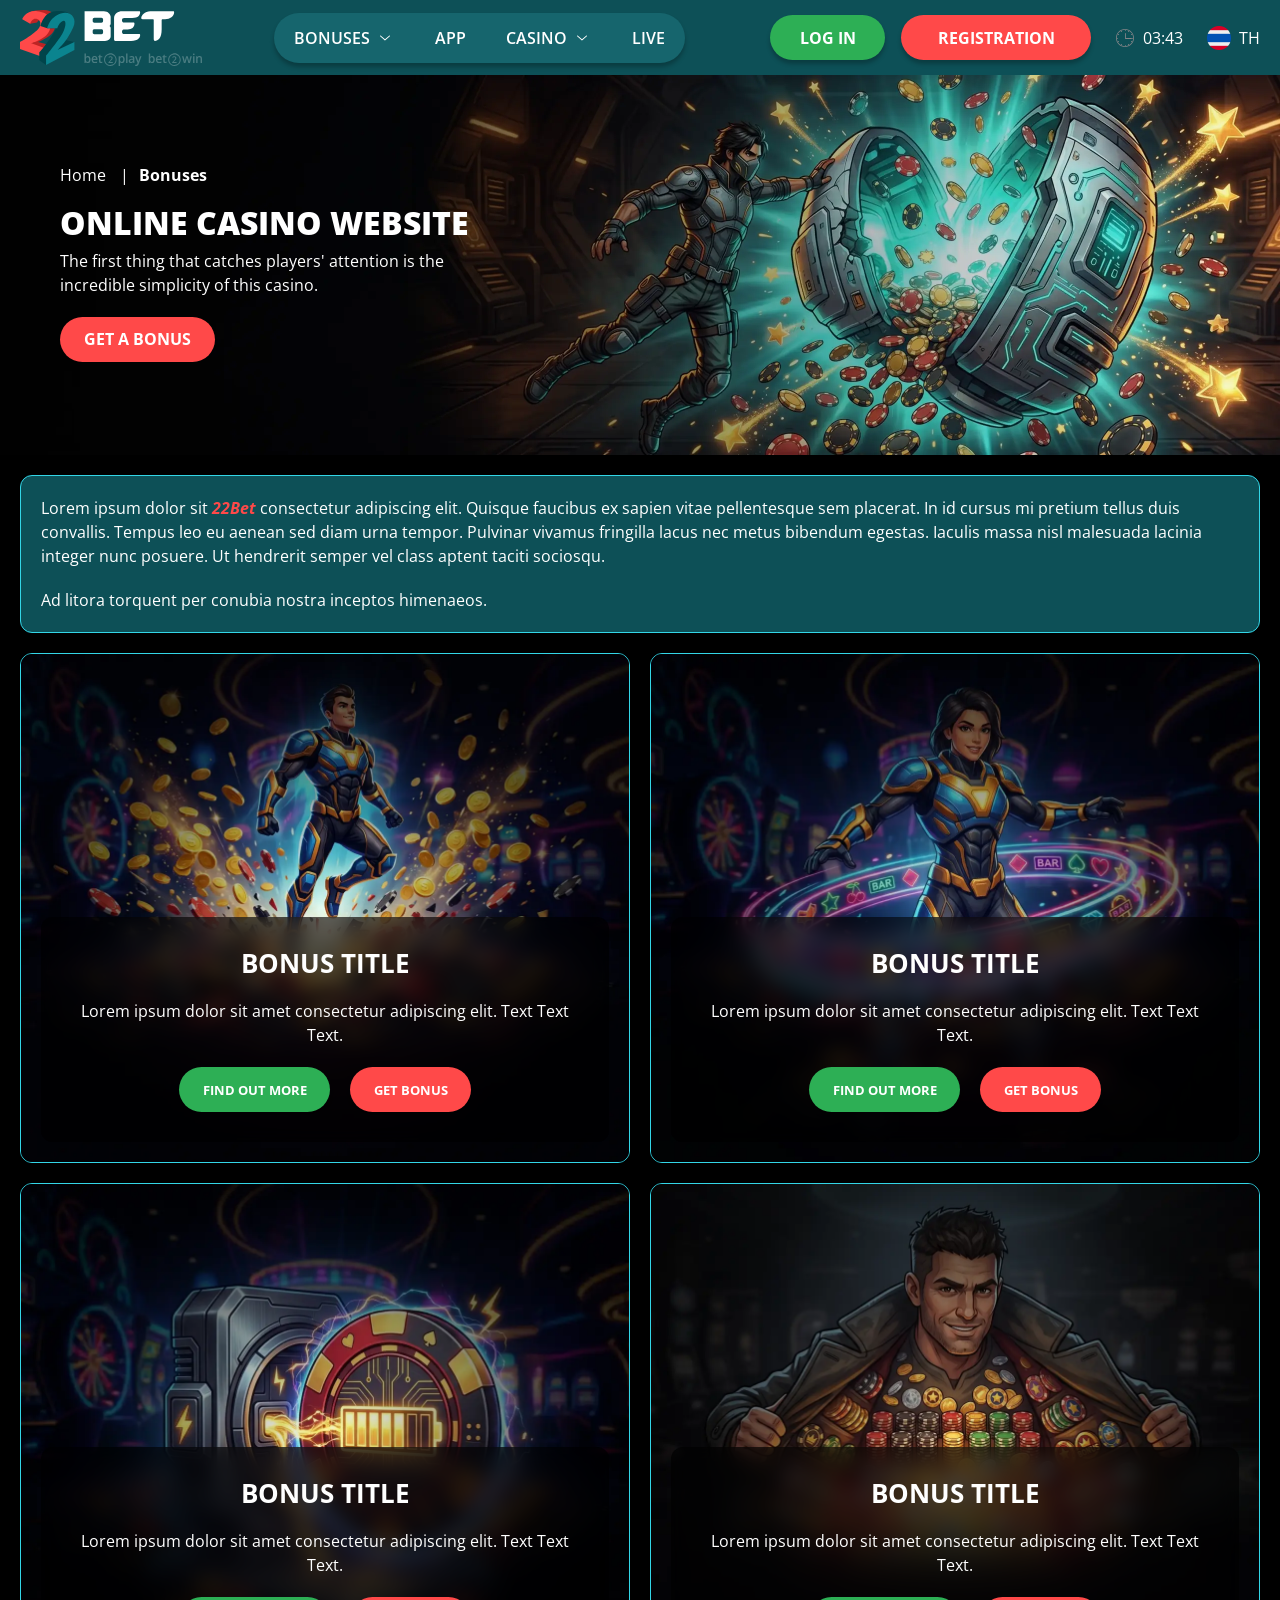
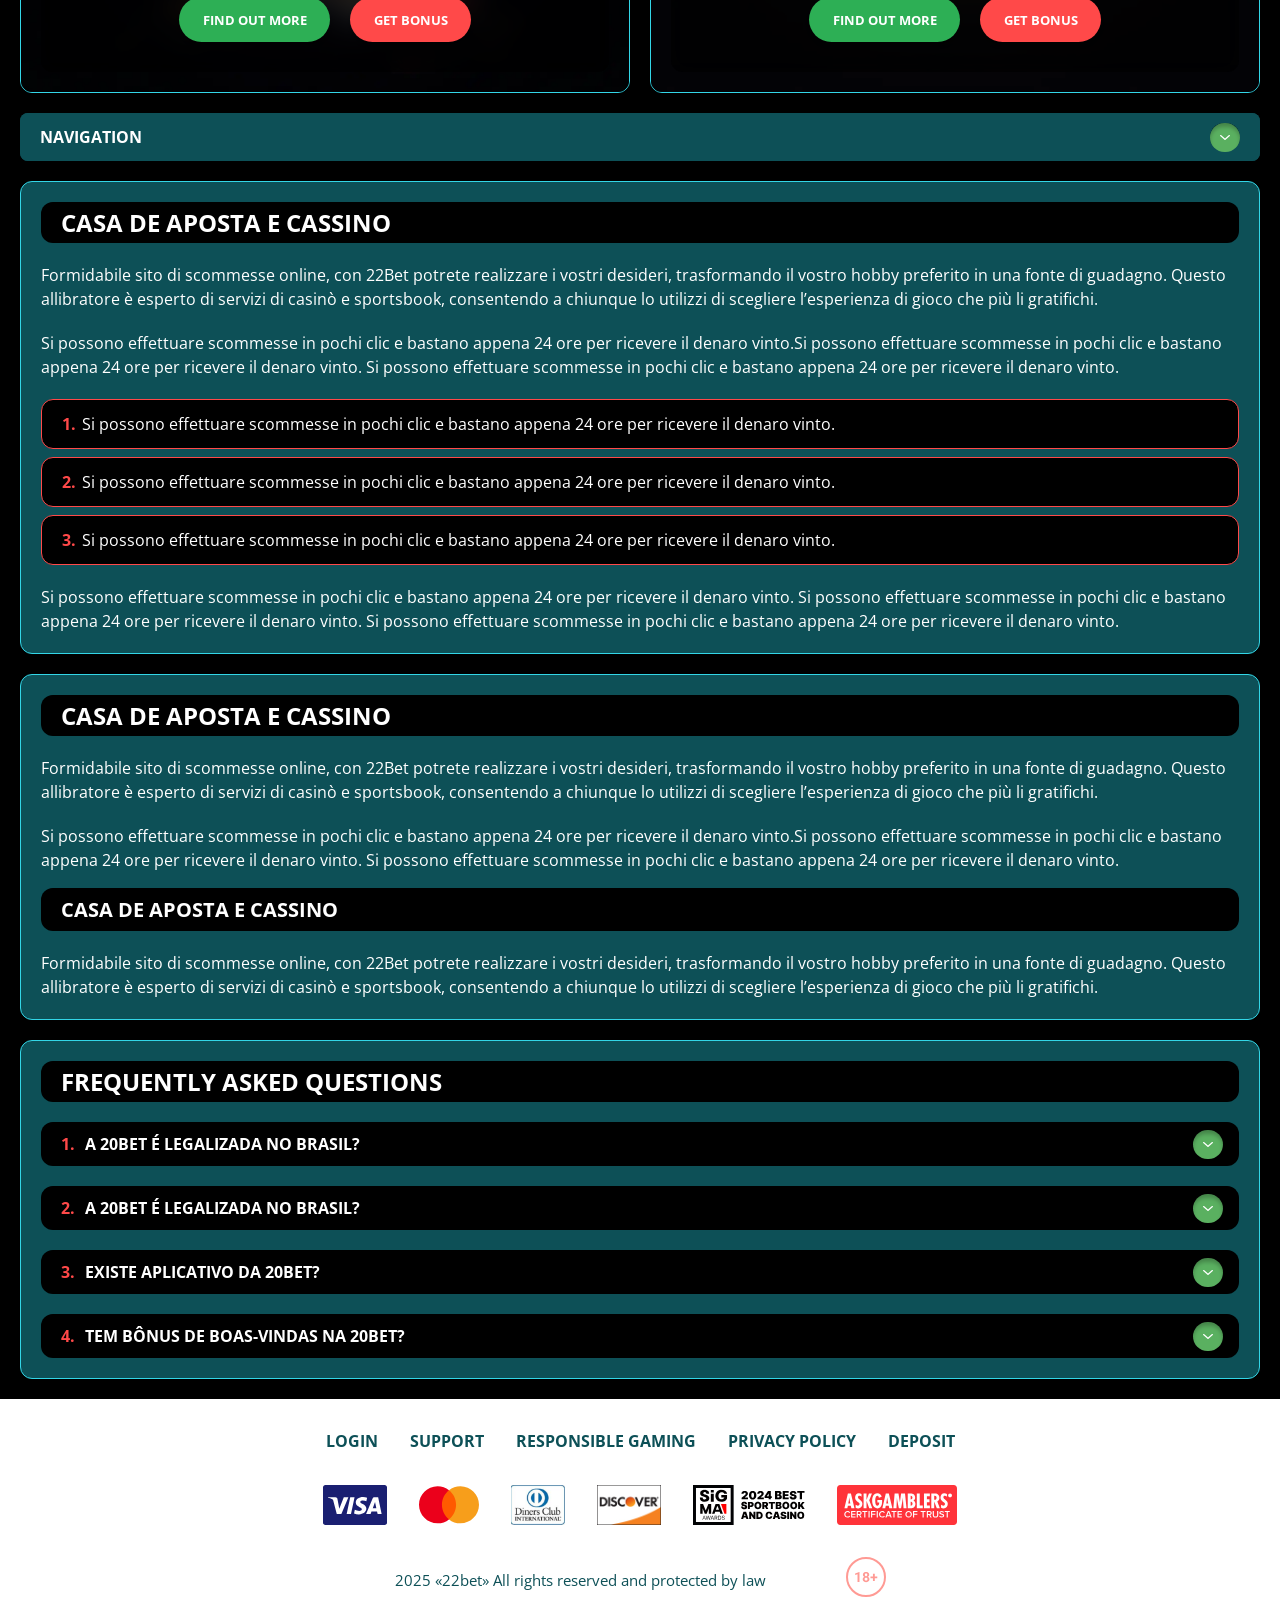
<file: bonus.html>
<!DOCTYPE html>
<html lang="th">
  <head>
    <meta charset="UTF-8" />
   
    <meta name="viewport" content="width=device-width, initial-scale=1.0" />
    <title>22Bet no</title>
    <meta name="description" content />
    <meta property="og:site_name" content />
    <meta property="og:title" content />
    <meta property="og:type" content="website" />
    <meta property="og:url" content />
    <meta property="og:image" content />
    <meta property="og:image:alt" content />
    <meta property="og:locale" content="th" />
    <meta property="og:description" content />
    <link rel="preconnect" href="https://fonts.googleapis.com" />
    <link rel="preconnect" href="https://fonts.gstatic.com" crossorigin="anonymous" />
    
   <link href="https://fonts.googleapis.com/css2?family=Open+Sans:ital,wght@0,300..800;1,300..800&display=swap" rel="stylesheet">
<link href="https://fonts.googleapis.com/css?family=Roboto+Condensed&display=swap" rel="stylesheet">

    <link rel="stylesheet" href="./css/reset.css" />
    <link rel="stylesheet" href="./css/main.css" />
    <link rel="stylesheet" href="./css/media.css"/>
    <link rel="icon" href="./images/Group.png" type="image/x-icon"/>
    <script
    src="https://code.jquery.com/jquery-3.6.1.min.js"
    integrity="sha256-o88AwQnZB+VDvE9tvIXrMQaPlFFSUTR+nldQm1LuPXQ="
    crossorigin="anonymous"
  ></script>
  </head>
  <body>
  <header class="header">
      <section class="content header__content">
        <a href="./index.html" class="logo header__logo"
          ><img src="./images/logo.svg" alt="logo" title
        /></a>
        <button class="header__btn-menu" >
          <svg width="16px" height="16px" viewBox="0 0 16 16" xmlns="http://www.w3.org/2000/svg">
              <rect y="0" width="16" height="3" rx="1.5"></rect>
              <rect y="6.5" width="16" height="3" rx="1.5"></rect>
              <rect y="13" width="16" height="3" rx="1.5"></rect>
            </svg>
        </button>

          <nav class="menu header__menu">
            <ul class="header__menu-list">
                
              <li class="">
              <div class="header__menu-wrapper">
                <div class="js-button-expander js-button-expander--menu" >
                <a href="./bonus.html" >
                <span>Bonuses</span>
              </a>
              </div>
              <div class="header__menu-wrap js-expand-content js-expand-content--menu">
                <ul >
                  <li>
                    <a href="./freeSpins.html">
                    <span>Free Spins</span>
                  </a></li>
                  <li><a href="./promoCode.html">
                    <span>Promo Code</span>
                  </a>
                </li>
                  <li><a href="./welcomeBonus.html">
                    <span>Welcome Bonus</span>
                  </a>
                </li>
                <li><a href="./vip.html">
                    <span>VIP</span>
                  </a>
                </li>
                </ul>
              </div>
              </div>
               <a href="./bonus.html" class="header__menu-item">
                <span>Bonuses</span>
              </a>
            </li>
              <li>
                <a href="./app.html">
                 App
                </a>
              </li>
              
              <li class="">
              <div class="header__menu-wrapper">
                <div class="js-button-expander js-button-expander--menu" >
                <a href="./casino.html" >
                <span> Casino</span>
              </a>
              </div>
              <div class="header__menu-wrap js-expand-content js-expand-content--menu">
                <ul >
                  <li>
                    <a href="./slots.html">
                    <span>Slots</span>
                  </a></li>
                 
                </ul>
              </div>
              </div>
               <a href="./casino.html" class="header__menu-item">
                <span>Casino</span>
              </a>
            </li>
               <li>
                <a href="./live.html">
               Live
                </a>
              </li>
              <li>
                    <a href="./freeSpins.html">
                    <span>Free Spins</span>
                  </a></li>
                  <li><a href="./promoCode.html">
                    <span>Promo Code</span>
                  </a>
                </li>
                  <li><a href="./welcomeBonus.html">
                    <span>Welcome Bonus</span>
                  </a>
                </li>
                <li><a href="./vip.html">
                    <span>VIP</span>
                  </a>
                </li>
             <li>
                    <a href="./slots.html">
                    <span>Slots</span>
                  </a></li>
             
             
            </ul>
            <div class="header__button header__button-menu " >
              <a href="#" class="button  button__login-menu">log in</a>
              <a href="#" class="button button__menu">registration</a>
            </div>
           
          </nav>
            <a href="#" class="button button__login">log in</a>
            <a href="#" class="button button__singup">registration</a>
            <div id="clock" class="header__time">00:00</div>
            <a href="#" class="header__flag">
                <span><img src="./images/flag.png" alt="flag" title /></span>
                <span>th</span>
              </a>
      </section>
    </header>
     <main class="main home main-page">
        <section class=" hero hero__page">
           
            <div class="background ">
              <img src="./images/bonus/bg-bonus.webp" alt="hero" title />
              
            </div>
            <div class="hero__wrapper hero__wrapper-page">
              <div class="hero__data hero__data-bonus">
                <ul
                class="breadcrumbs "
                
              >
                <li
                  
                >
                  <a href="/" >
                    <span >Home</span></a
                  >
                 
                </li>
                <li
                  
                >
                  <a href="#" > <span >Bonuses</span></a>
                 
                </li>
              </ul>
                <h1 class="title general hero__title">
                  Online Casino Website
                </h1>
                 <p class="hero__text">The first thing that catches players' attention is the incredible simplicity of this casino.</p>
               
                <a href="#" class="button  hero__button ">Get a Bonus</a>
               
              </div>
             
            </div>
          </section>
      <section class="main__wrap main__wrap-page">
       
       <section class="content__wrapper content__wrapper-page">
        <section class="content article">
            <p>
             Lorem ipsum dolor sit <a href="#">22Bet</a> consectetur adipiscing elit. Quisque faucibus ex sapien vitae pellentesque sem placerat. In id cursus mi pretium tellus duis convallis. Tempus leo eu aenean sed diam urna tempor. Pulvinar vivamus fringilla lacus nec metus bibendum egestas. Iaculis massa nisl malesuada lacinia integer nunc posuere. Ut hendrerit semper vel class aptent taciti sociosqu.
            </p>
            <p>
             Ad litora torquent per conubia nostra inceptos himenaeos.
            </p>
          </section>
        
          <section class="content bonuses">
            <ul class="bonuses__list">
               <li class="  bonuses__item">
                 
                 <div class="images__wrap">
                   <div class="background bonuses__img">
                     <img src="./images/bonus/banner-bonus1.webp" alt="" title="">
                  </div>
                  <div class="bonuses__desc">
                     <div class="wrap">
                        
                        <h2 class="title high bonuses__title">Bonus Title</h2>
                        <div class="bonuses__text">
                           <p>Lorem ipsum dolor sit amet consectetur adipiscing elit. Text Text Text.</p>
                          </div>
                        
                     </div>
                     <div class="bonuses__buttons">
                      <a href="#" class="button bonuses__button">Find out more</a>
                      <a href="#" class="button bonuses__button">Get Bonus</a>
                   </div>
                  </div>
                 </div>
                  
               </li>
               <li class="bonuses__item">
                 <div class="images__wrap">
                  <div class="background bonuses__img">
                     <img src="./images/bonus/banner-bonus2.webp" alt="" title="">
                  </div>
                  <div class="bonuses__desc">
                     <div class="wrap">
                       
                        <h2 class="title high bonuses__title">Bonus Title</h2>
                        <div class="bonuses__text">
                            <p>Lorem ipsum dolor sit amet consectetur adipiscing elit. Text Text Text.</p> </div>
                        
                     </div>
                     <div class="bonuses__buttons">
                      <a href="#" class="button bonuses__button">Find out more</a>
                      <a href="#" class="button bonuses__button">Get Bonus</a>
                   </div>
                  </div>
                 </div>
               </li>
               <li class="bonuses__item">
                <div class="images__wrap">
                  <div class="background bonuses__img">
                     <img src="./images/bonus/banner-bonus3.webp" alt="" title="">
                  </div>
                  <div class="bonuses__desc">
                     <div class="wrap">
                        
                        <h2 class="title high bonuses__title">Bonus Title</h2>
                        <div class="bonuses__text">
                           <p>Lorem ipsum dolor sit amet consectetur adipiscing elit. Text Text Text.</p>
                        </div>
                       
                     </div>
                     <div class="bonuses__buttons">
                      <a href="#" class="button bonuses__button">Find out more</a>
                      <a href="#" class="button bonuses__button">Get Bonus</a>
                   </div>
                  </div>
                </div>
               </li>
               <li class="bonuses__item">
                  <div class="images__wrap">
                  <div class="background bonuses__img">
                     <img src="./images/bonus/banner-bonus4.webp" alt="" title="">
                  </div>
                  <div class="bonuses__desc">
                     <div class="wrap">
                        
                        <h2 class="title high bonuses__title">Bonus Title</h2>
                        <div class="bonuses__text">
                           <p>Lorem ipsum dolor sit amet consectetur adipiscing elit. Text Text Text.</p>
                        </div>
                        
                     </div>
                     <div class="bonuses__buttons">
                      <a href="#" class="button bonuses__button">Find out more</a>
                      <a href="#" class="button bonuses__button">Get Bonus</a>
                      
                   </div>
                  </div>
                  </div>
               </li>
            </ul>
         </section>
            <section class="content menu-review__content">
              

            
                <div class="menu__review-desk menu__review-content">Navigation</div>
                <ul class="menu__review menu__review-list">
                  <li><a href="#">Lorem ipsum dolor sit</a></li>
                    <li><a href="#">Amet consectetur adipiscing</a></li>
                      <li><a href="#">Quisque faucibus ex sapien vitae</a></li>
                        <li><a href="#">Ut hendrerit sempero</a></li>
                          <li><a href="#">Pulvinar vivamus fringilla</a></li>
                           <li><a href="#">Ad litora torquent per conubia</a></li>
                         
                          
                </ul>
             
          
          </section>
         
         <section class="content article">
            <h2 class="title high article__title">Casa de Aposta e Cassino</h2>
            
            <p>
             Formidabile sito di scommesse online, con 22Bet potrete realizzare i vostri desideri, trasformando il vostro hobby preferito in una fonte di guadagno. Questo allibratore è esperto di servizi di casinò e sportsbook, consentendo a chiunque lo utilizzi di scegliere l’esperienza di gioco che più li gratifichi.
            </p>
            <p>
             Si possono effettuare scommesse in pochi clic e bastano appena 24 ore per ricevere il denaro vinto.Si possono effettuare scommesse in pochi clic e bastano appena 24 ore per ricevere il denaro vinto. Si possono effettuare scommesse in pochi clic e bastano appena 24 ore per ricevere il denaro vinto.
            </p>
           <ol>
              <li>Si possono effettuare scommesse in pochi clic e bastano appena 24 ore per ricevere il denaro vinto.</li>
              <li>Si possono effettuare scommesse in pochi clic e bastano appena 24 ore per ricevere il denaro vinto.</li>
              <li>Si possono effettuare scommesse in pochi clic e bastano appena 24 ore per ricevere il denaro vinto.</li>
            </ol>
            <p>Si possono effettuare scommesse in pochi clic e bastano appena 24 ore per ricevere il denaro vinto. Si possono effettuare scommesse in pochi clic e bastano appena 24 ore per ricevere il denaro vinto. Si possono effettuare scommesse in pochi clic e bastano appena 24 ore per ricevere il denaro vinto.</p>
          </section>
           <section class="content article">
            <h2 class="title high article__title">Casa de Aposta e Cassino</h2>
            
            <p>
             Formidabile sito di scommesse online, con 22Bet potrete realizzare i vostri desideri, trasformando il vostro hobby preferito in una fonte di guadagno. Questo allibratore è esperto di servizi di casinò e sportsbook, consentendo a chiunque lo utilizzi di scegliere l’esperienza di gioco che più li gratifichi.
            </p>
            <p>
             Si possono effettuare scommesse in pochi clic e bastano appena 24 ore per ricevere il denaro vinto.Si possono effettuare scommesse in pochi clic e bastano appena 24 ore per ricevere il denaro vinto. Si possono effettuare scommesse in pochi clic e bastano appena 24 ore per ricevere il denaro vinto.
            </p>
          
            <h3>Casa de Aposta e Cassino</h3>
            <p>Formidabile sito di scommesse online, con 22Bet potrete realizzare i vostri desideri, trasformando il vostro hobby preferito in una fonte di guadagno. Questo allibratore è esperto di servizi di casinò e sportsbook, consentendo a chiunque lo utilizzi di scegliere l’esperienza di gioco che più li gratifichi.</p>
          </section>
        
           <section class="content faq">
            <h2 class="title high faq__title">Frequently Asked Questions</h2>
            <ul class="faq__list " >
              <li class="faq__item"  >
                <h3 class="title medium faq__subtitle js-button-expander js-button-expander--faq"  >A 20Bet é legalizada no Brasil?
                 </h3>
                <div  class="faq__answer js-expand-content js-expand-content--faq" >
                  <p  >
                    Sim, a casa de apostas tem licença emitida por Curaçao, que é reconhecida no Brasil e a permite atuar por aqui.
                  </p>
                </div>
              </li>
              <li class="faq__item"  >
                <h3 class="title medium faq__subtitle js-button-expander js-button-expander--faq"  >A 20Bet é legalizada no Brasil?</h3>
                <div class="faq__answer js-expand-content js-expand-content--faq" >
                  <p  >
                    Sim, a casa de apostas tem licença emitida por Curaçao, que é reconhecida no Brasil e a permite atuar por aqui.
                  </p>
                </div>
              </li> 
              <li class="faq__item"  >
                <h3 class="title medium faq__subtitle js-button-expander js-button-expander--faq"  >Existe aplicativo da 20Bet?</h3>
                <div class="faq__answer js-expand-content js-expand-content--faq" >
                  <p  >
                   Sim, disponível para sistemas operacionais iOS e Android.
                  </p>
                </div>
              </li> 
              <li class="faq__item"  >
                <h3 class="title medium faq__subtitle js-button-expander js-button-expander--faq"  >Tem bônus de boas-vindas na 20Bet?</h3>
                <div class="faq__answer js-expand-content js-expand-content--faq" >
                  <p  >
                   O pacote especial para novos usuários da 20Bet paga 100% sobre o primeiro depósito, com limite de 600 BRL.
                  </p>
                </div>
              </li> 
             
            </ul>
          </section>
          
        </section> 
        
       
        <div class=""  onclick="scrollToTop()">
          <button class="main__arrow" id="scrollToTopBtn"></button>
        </div> 
      </section>
    </main> 
  <footer class=" footer ">
      <section class="content footer__content">
        <ul class="footer__menu">
         <li><a href="./login.html">Login</a></li>
         <li><a href="./support.html">Support</a></li>
         <li><a href="./responsible.html">Responsible Gaming</a></li>
         <li><a href="./policy.html">Privacy Policy</a></li>
         <li><a href="./deposit.html">Deposit</a></li>
        </ul>
       
          <ul class="footer__cards-list">
           
            <li>
              <a href="#"
                ><img src="./images/visa.svg" alt="cardvisa" title
              /></a>
            </li>
            <li>
              <a href="#"
                ><img
                  src="./images/mastercard.svg"
                  alt="mastercard"
                  title
              /></a>
            </li>
            <li>
                <a href="#"
                  ><img src="./images/diners.svg" alt="diners" title
                /></a>
              </li>
              <li>
                <a href="#"
                  ><img src="./images/discover.svg" alt="discover" title
                /></a>
              </li>
              <li>
                <a href="#"
                  ><img src="./images/sigma.svg" alt="sigma" title
                /></a>
              </li>
              <li>
                <a href="#"
                  ><img src="./images/ask.svg" alt="ask" title
                /></a>
              </li>
            
          </ul>
       
        <div class="footer__wrapp">
          <div class="footer__text">
           
            <p>2025 «22bet» All rights reserved and protected by law
</p>
           
          </div>
          <div class="footer__age">
            <img src="./images/age.svg" alt="age" title />
          </div>
        </div>
      
      </section>
    </footer>
    
    <script src="./js/sidebar.js" defer></script>
    <script src="./js/expander.js" defer></script>
    <script src="./js/mobile-menu.js" defer></script>
    <script src="./js/clock.js" defer></script>
     <script src="./js/arrowUp.js" defer></script>
  </body>
</html>
</file>
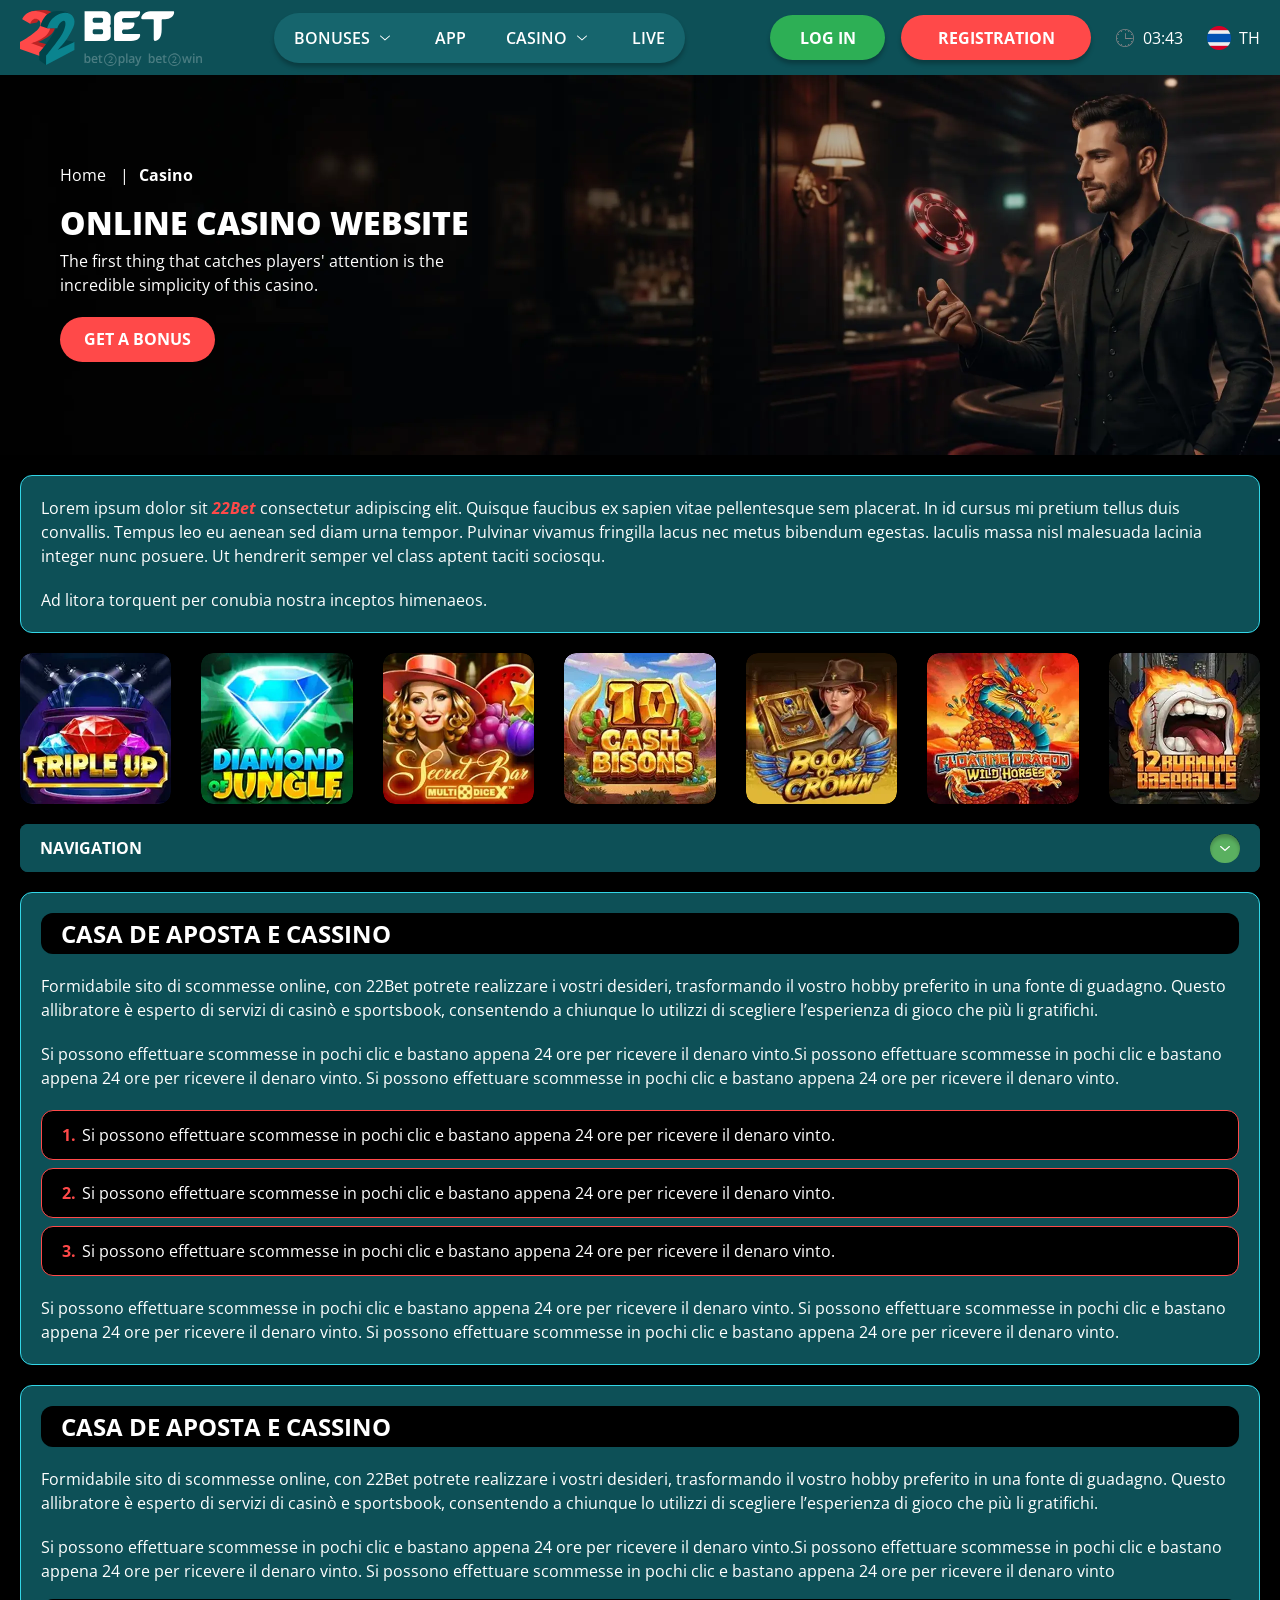
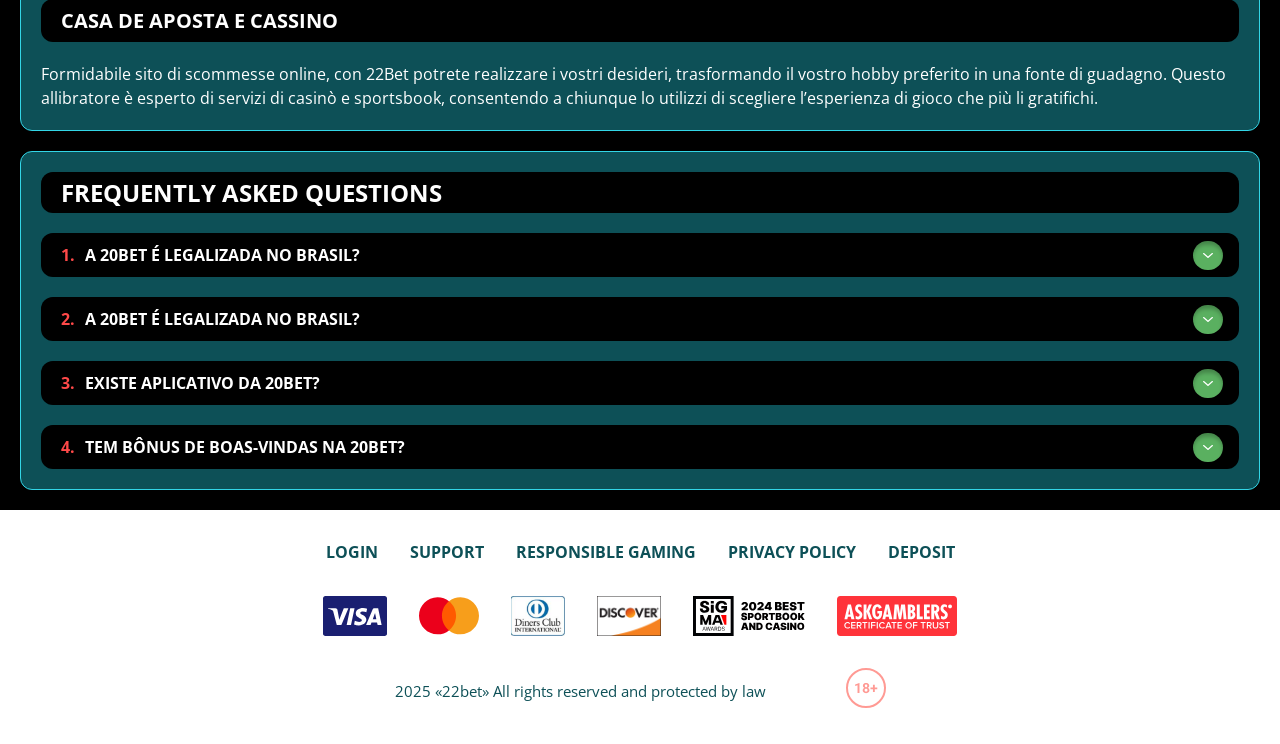
<file: casino.html>
<!DOCTYPE html>
<html lang="th">
  <head>
    <meta charset="UTF-8" />
   
    <meta name="viewport" content="width=device-width, initial-scale=1.0" />
    <title>22Bet </title>
    <meta name="description" content />
    <meta property="og:site_name" content />
    <meta property="og:title" content />
    <meta property="og:type" content="website" />
    <meta property="og:url" content />
    <meta property="og:image" content />
    <meta property="og:image:alt" content />
    <meta property="og:locale" content="th" />
    <meta property="og:description" content />
    <link rel="preconnect" href="https://fonts.googleapis.com" />
    <link rel="preconnect" href="https://fonts.gstatic.com" crossorigin="anonymous" />
   <link href="https://fonts.googleapis.com/css2?family=Open+Sans:ital,wght@0,300..800;1,300..800&display=swap" rel="stylesheet">
<link href="https://fonts.googleapis.com/css?family=Roboto+Condensed&display=swap" rel="stylesheet">

   <link rel="stylesheet" href="./css/reset.css" />
    <link rel="stylesheet" href="./css/main.css" />
    <link rel="stylesheet" href="./css/media.css"/>
    <link rel="icon" href="./images/Group.png" type="image/x-icon"/>
    <script
    src="https://code.jquery.com/jquery-3.6.1.min.js"
    integrity="sha256-o88AwQnZB+VDvE9tvIXrMQaPlFFSUTR+nldQm1LuPXQ="
    crossorigin="anonymous"
  ></script>
  </head>
  <body>
    <header class="header">
      <section class="content header__content">
        <a href="./index.html" class="logo header__logo"
          ><img src="./images/logo.svg" alt="logo" title
        /></a>
        <button class="header__btn-menu" >
          <svg width="16px" height="16px" viewBox="0 0 16 16" xmlns="http://www.w3.org/2000/svg">
              <rect y="0" width="16" height="3" rx="1.5"></rect>
              <rect y="6.5" width="16" height="3" rx="1.5"></rect>
              <rect y="13" width="16" height="3" rx="1.5"></rect>
            </svg>
        </button>

          <nav class="menu header__menu">
            <ul class="header__menu-list">
                
              <li class="">
              <div class="header__menu-wrapper">
                <div class="js-button-expander js-button-expander--menu" >
                <a href="./bonus.html" >
                <span>Bonuses</span>
              </a>
              </div>
              <div class="header__menu-wrap js-expand-content js-expand-content--menu">
                <ul >
                  <li>
                    <a href="./freeSpins.html">
                    <span>Free Spins</span>
                  </a></li>
                  <li><a href="./promoCode.html">
                    <span>Promo Code</span>
                  </a>
                </li>
                  <li><a href="./welcomeBonus.html">
                    <span>Welcome Bonus</span>
                  </a>
                </li>
                <li><a href="./vip.html">
                    <span>VIP</span>
                  </a>
                </li>
                </ul>
              </div>
              </div>
               <a href="./bonus.html" class="header__menu-item">
                <span>Bonuses</span>
              </a>
            </li>
              <li>
                <a href="./app.html">
                 App
                </a>
              </li>
              
              <li class="">
              <div class="header__menu-wrapper">
                <div class="js-button-expander js-button-expander--menu" >
                <a href="./casino.html" >
                <span> Casino</span>
              </a>
              </div>
              <div class="header__menu-wrap js-expand-content js-expand-content--menu">
                <ul >
                  <li>
                    <a href="./slots.html">
                    <span>Slots</span>
                  </a></li>
                 
                </ul>
              </div>
              </div>
               <a href="./bonus.html" class="header__menu-item">
                <span>Casino</span>
              </a>
            </li>
               <li>
                <a href="./live.html">
               Live
                </a>
              </li>
              <li>
                    <a href="./freeSpins.html">
                    <span>Free Spins</span>
                  </a></li>
                  <li><a href="./promoCode.html">
                    <span>Promo Code</span>
                  </a>
                </li>
                  <li><a href="./welcomeBonus.html">
                    <span>Welcome Bonus</span>
                  </a>
                </li>
                <li><a href="./vip.html">
                    <span>VIP</span>
                  </a>
                </li>
             <li>
                    <a href="./slots.html">
                    <span>Slots</span>
                  </a></li>
             
             
            </ul>
            <div class="header__button header__button-menu " >
              <a href="#" class="button  button__login-menu">log in</a>
              <a href="#" class="button button__menu">registration</a>
            </div>
           
          </nav>
            <a href="#" class="button button__login">log in</a>
            <a href="#" class="button button__singup">registration</a>
            <div id="clock" class="header__time">00:00</div>
            <a href="#" class="header__flag">
                <span><img src="./images/flag.png" alt="flag" title /></span>
                <span>th</span>
              </a>
      </section>
    </header>
     <main class="main home main-page">
        <section class=" hero hero__page">
           
            <div class="background background-page">
              <img src="./images/casino/bg-casino.webp" alt="hero" title />
              
            </div>
            <div class="hero__wrapper hero__wrapper-page">
              <div class="hero__data hero__data-bonus">
                <ul
                class="breadcrumbs "
                
              >
                <li
                  
                >
                  <a href="/" >
                    <span >Home</span></a
                  >
                 
                </li>
                <li
                  
                >
                  <a href="#" > <span >Casino</span></a>
                 
                </li>
              </ul>
                <h1 class="title general hero__title">
                  Online Casino Website
                </h1>
                 <p class="hero__text">The first thing that catches players' attention is the incredible simplicity of this casino.</p>
               
                <a href="#" class="button  hero__button ">Get a Bonus</a>
               
              </div>
             
            </div>
          </section>
      <section class="main__wrap main__wrap-page">
       
       <section class="content__wrapper content__wrapper-page">

         
        
       
          <section class="content article">
            <p>
             Lorem ipsum dolor sit <a href="#">22Bet</a> consectetur adipiscing elit. Quisque faucibus ex sapien vitae pellentesque sem placerat. In id cursus mi pretium tellus duis convallis. Tempus leo eu aenean sed diam urna tempor. Pulvinar vivamus fringilla lacus nec metus bibendum egestas. Iaculis massa nisl malesuada lacinia integer nunc posuere. Ut hendrerit semper vel class aptent taciti sociosqu.
            </p>
            <p>
             Ad litora torquent per conubia nostra inceptos himenaeos.
            </p>
          </section>
               <section class="content casino">
           
              <ul class="casino__list ">
                <li class="casino__item">
                    <a href="#">
                      <div class="casino__wrapper">
                      <img class="casino__img" src="./images/casino/card-casino1.webp" alt="" title>
                    <div class="casino__hover casino__hover-live">
                        
                        <div class="casino-box">
                            
                        <span href="#" class="button  casino__buttons"><img src="./images/card-button.svg" alt="" title></span>
                        </div>
                    </div>
                    </div>
                    
                    </a>
                </li>
                <li class="casino__item">
                  <a href="#">
                      <div class="casino__wrapper">
                      <img class="casino__img" src="./images/casino/card-casino2.webp" alt="" title>
                    <div class="casino__hover casino__hover-live">
                        
                        <div class="casino-box">
                            
                        <span href="#" class="button  casino__buttons"><img src="./images/card-button.svg" alt="" title></span>
                        </div>
                    </div>
                    </div>
                    
                    </a>
              </li>
              <li class="casino__item">
                <a href="#">
                      <div class="casino__wrapper">
                      <img class="casino__img" src="./images/casino/card-casino3.webp" alt="" title>
                    <div class="casino__hover casino__hover-live">
                        
                        <div class="casino-box">
                            
                        <span href="#" class="button  casino__buttons"><img src="./images/card-button.svg" alt="" title></span>
                        </div>
                    </div>
                    </div>
                    
                    </a>
            </li>
             <li class="casino__item">
               <a href="#">
                      <div class="casino__wrapper">
                      <img class="casino__img" src="./images/casino/card-casino4.webp" alt="" title>
                    <div class="casino__hover casino__hover-live">
                        
                        <div class="casino-box">
                            
                        <span href="#" class="button  casino__buttons"><img src="./images/card-button.svg" alt="" title></span>
                        </div>
                    </div>
                    </div>
                    
                    </a>
            </li>
             <li class="casino__item">
                 <a href="#">
                      <div class="casino__wrapper">
                      <img class="casino__img" src="./images/casino/card-casino5.webp" alt="" title>
                    <div class="casino__hover casino__hover-live">
                        
                        <div class="casino-box">
                            
                        <span href="#" class="button  casino__buttons"><img src="./images/card-button.svg" alt="" title></span>
                        </div>
                    </div>
                    </div>
                    
                    </a>
            </li>
             <li class="casino__item">
                 <a href="#">
                      <div class="casino__wrapper">
                      <img class="casino__img" src="./images/casino/card-casino6.webp" alt="" title>
                    <div class="casino__hover casino__hover-live">
                        
                        <div class="casino-box">
                            
                        <span href="#" class="button  casino__buttons"><img src="./images/card-button.svg" alt="" title></span>
                        </div>
                    </div>
                    </div>
                    
                    </a>
            </li>
             <li class="casino__item">
                <a href="#">
                      <div class="casino__wrapper">
                      <img class="casino__img" src="./images/casino/card-casino7.webp" alt="" title>
                    <div class="casino__hover casino__hover-live">
                        
                        <div class="casino-box">
                            
                        <span href="#" class="button  casino__buttons"><img src="./images/card-button.svg" alt="" title></span>
                        </div>
                    </div>
                    </div>
                    
                    </a>
            </li>
             
             
             
             
    
      

              </ul>
         </section>
             
        
        
       <section class="content menu-review__content">
              

            
                <div class="menu__review-desk menu__review-content">Navigation</div>
                <ul class="menu__review menu__review-list">
                  <li><a href="#">Lorem ipsum dolor sit</a></li>
                    <li><a href="#">Amet consectetur adipiscing</a></li>
                      <li><a href="#">Quisque faucibus ex sapien vitae</a></li>
                        <li><a href="#">Ut hendrerit sempero</a></li>
                          <li><a href="#">Pulvinar vivamus fringilla</a></li>
                           <li><a href="#">Ad litora torquent per conubia</a></li>
                         
                          
                </ul>
             
          
          </section>
          
        
          <section class="content article">
            <h2 class="title high article__title">Casa de Aposta e Cassino</h2>
             
            <p>
             Formidabile sito di scommesse online, con 22Bet potrete realizzare i vostri desideri, trasformando il vostro hobby preferito in una fonte di guadagno. Questo allibratore è esperto di servizi di casinò e sportsbook, consentendo a chiunque lo utilizzi di scegliere l’esperienza di gioco che più li gratifichi.
            </p>
            <p>
             Si possono effettuare scommesse in pochi clic e bastano appena 24 ore per ricevere il denaro vinto.Si possono effettuare scommesse in pochi clic e bastano appena 24 ore per ricevere il denaro vinto. Si possono effettuare scommesse in pochi clic e bastano appena 24 ore per ricevere il denaro vinto.
            </p>
           <ol>
              <li>Si possono effettuare scommesse in pochi clic e bastano appena 24 ore per ricevere il denaro vinto.</li>
              <li>Si possono effettuare scommesse in pochi clic e bastano appena 24 ore per ricevere il denaro vinto.</li>
              <li>Si possono effettuare scommesse in pochi clic e bastano appena 24 ore per ricevere il denaro vinto.</li>
            </ol>
            <p>Si possono effettuare scommesse in pochi clic e bastano appena 24 ore per ricevere il denaro vinto. Si possono effettuare scommesse in pochi clic e bastano appena 24 ore per ricevere il denaro vinto. Si possono effettuare scommesse in pochi clic e bastano appena 24 ore per ricevere il denaro vinto.</p>
          </section>
         
         
           <section class="content article">
            <h2 class="title high article__title">Casa de Aposta e Cassino</h2>
            <p>Formidabile sito di scommesse online, con 22Bet potrete realizzare i vostri desideri, trasformando il vostro hobby preferito in una fonte di guadagno. Questo allibratore è esperto di servizi di casinò e sportsbook, consentendo a chiunque lo utilizzi di scegliere l’esperienza di gioco che più li gratifichi.</p>
            <p>Si possono effettuare scommesse in pochi clic e bastano appena 24 ore per ricevere il denaro vinto.Si possono effettuare scommesse in pochi clic e bastano appena 24 ore per ricevere il denaro vinto. Si possono effettuare scommesse in pochi clic e bastano appena 24 ore per ricevere il denaro vinto</p>
            <h3>Casa de Aposta e Cassino</h3>
            <p>Formidabile sito di scommesse online, con 22Bet potrete realizzare i vostri desideri, trasformando il vostro hobby preferito in una fonte di guadagno. Questo allibratore è esperto di servizi di casinò e sportsbook, consentendo a chiunque lo utilizzi di scegliere l’esperienza di gioco che più li gratifichi.</p>
           </section>

          <section class="content faq">
            <h2 class="title high faq__title">Frequently Asked Questions</h2>
            <ul class="faq__list " >
              <li class="faq__item"  >
                <h3 class="title medium faq__subtitle js-button-expander js-button-expander--faq"  >A 20Bet é legalizada no Brasil?
                 </h3>
                <div  class="faq__answer js-expand-content js-expand-content--faq" >
                  <p  >
                    Sim, a casa de apostas tem licença emitida por Curaçao, que é reconhecida no Brasil e a permite atuar por aqui.
                  </p>
                </div>
              </li>
              <li class="faq__item"  >
                <h3 class="title medium faq__subtitle js-button-expander js-button-expander--faq"  >A 20Bet é legalizada no Brasil?</h3>
                <div class="faq__answer js-expand-content js-expand-content--faq" >
                  <p  >
                    Sim, a casa de apostas tem licença emitida por Curaçao, que é reconhecida no Brasil e a permite atuar por aqui.
                  </p>
                </div>
              </li> 
              <li class="faq__item"  >
                <h3 class="title medium faq__subtitle js-button-expander js-button-expander--faq"  >Existe aplicativo da 20Bet?</h3>
                <div class="faq__answer js-expand-content js-expand-content--faq" >
                  <p  >
                   Sim, disponível para sistemas operacionais iOS e Android.
                  </p>
                </div>
              </li> 
              <li class="faq__item"  >
                <h3 class="title medium faq__subtitle js-button-expander js-button-expander--faq"  >Tem bônus de boas-vindas na 20Bet?</h3>
                <div class="faq__answer js-expand-content js-expand-content--faq" >
                  <p  >
                   O pacote especial para novos usuários da 20Bet paga 100% sobre o primeiro depósito, com limite de 600 BRL.
                  </p>
                </div>
              </li> 
             
            </ul>
          </section>
          
        </section> 
      
        <div class=""  onclick="scrollToTop()">
          <button class="main__arrow" id="scrollToTopBtn"></button>
        </div> 
        
      </section>
    </main> 
       <footer class=" footer ">
      <section class="content footer__content">
        <ul class="footer__menu">
         <li><a href="./login.html">Login</a></li>
         <li><a href="./support.html">Support</a></li>
         <li><a href="./responsible.html">Responsible Gaming</a></li>
         <li><a href="./policy.html">Privacy Policy</a></li>
         <li><a href="./deposit.html">Deposit</a></li>
        </ul>
       
          <ul class="footer__cards-list">
           
            <li>
              <a href="#"
                ><img src="./images/visa.svg" alt="cardvisa" title
              /></a>
            </li>
            <li>
              <a href="#"
                ><img
                  src="./images/mastercard.svg"
                  alt="mastercard"
                  title
              /></a>
            </li>
            <li>
                <a href="#"
                  ><img src="./images/diners.svg" alt="diners" title
                /></a>
              </li>
              <li>
                <a href="#"
                  ><img src="./images/discover.svg" alt="discover" title
                /></a>
              </li>
              <li>
                <a href="#"
                  ><img src="./images/sigma.svg" alt="sigma" title
                /></a>
              </li>
              <li>
                <a href="#"
                  ><img src="./images/ask.svg" alt="ask" title
                /></a>
              </li>
            
          </ul>
       
        <div class="footer__wrapp">
          <div class="footer__text">
           
            <p>2025 «22bet» All rights reserved and protected by law

</p>
           
          </div>
          <div class="footer__age">
            <img src="./images/age.svg" alt="age" title />
          </div>
        </div>
      
      </section>
    </footer>
    <script src="./js/arrowUp.js" defer></script>
    <script src="./js/sidebar.js" defer></script>
    <script src="./js/expander.js" defer></script>
    <script src="./js/mobile-menu.js" defer></script>
    <script src="./js/clock.js" defer></script>
  </body>
</html>
</file>
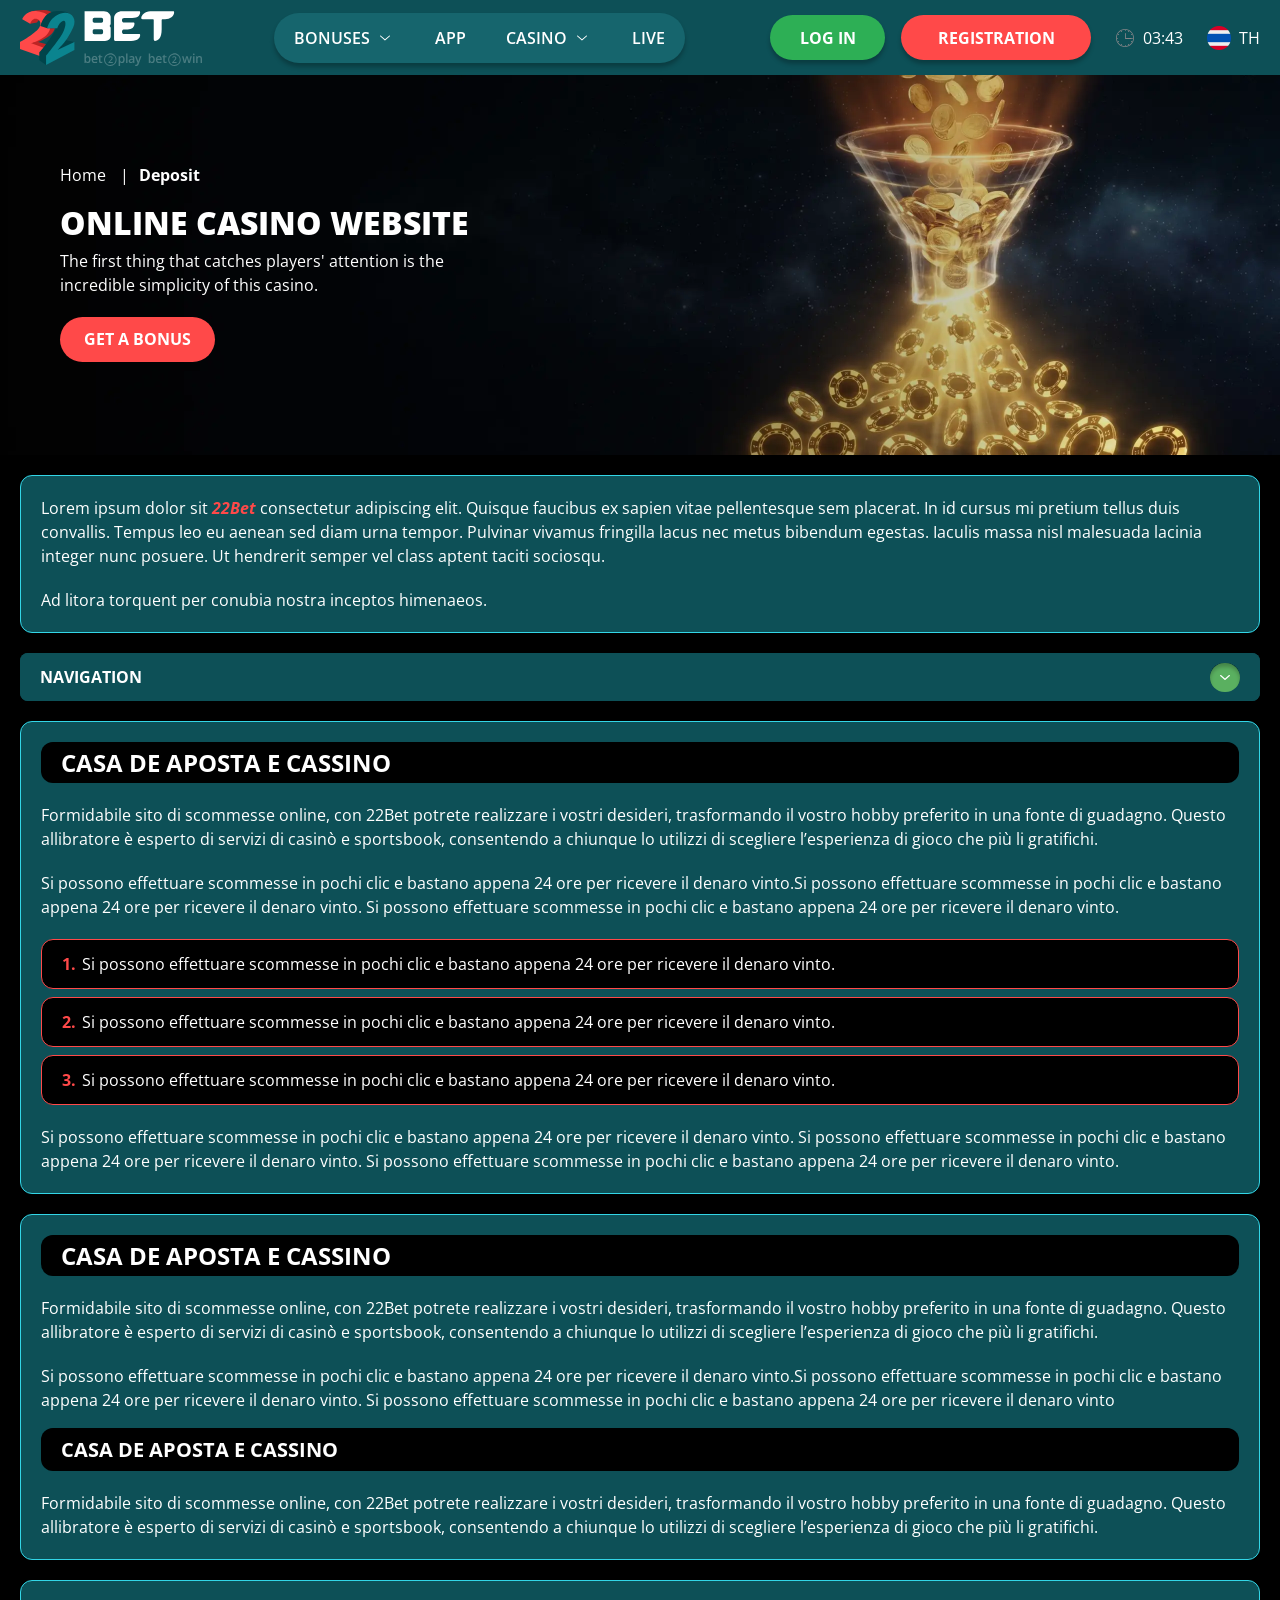
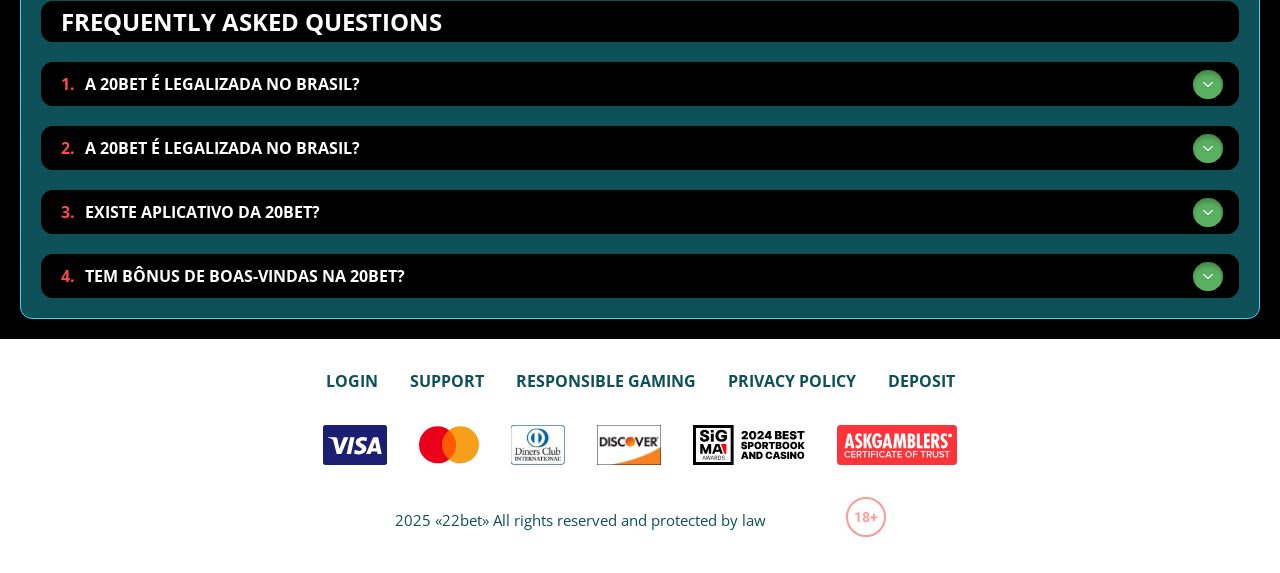
<file: deposit.html>
<!DOCTYPE html>
<html lang="th">
  <head>
    <meta charset="UTF-8" />
   
    <meta name="viewport" content="width=device-width, initial-scale=1.0" />
    <title>22Bet </title>
    <meta name="description" content />
    <meta property="og:site_name" content />
    <meta property="og:title" content />
    <meta property="og:type" content="website" />
    <meta property="og:url" content />
    <meta property="og:image" content />
    <meta property="og:image:alt" content />
    <meta property="og:locale" content="th" />
    <meta property="og:description" content />
    <link rel="preconnect" href="https://fonts.googleapis.com" />
    <link rel="preconnect" href="https://fonts.gstatic.com" crossorigin="anonymous" />
   <link href="https://fonts.googleapis.com/css2?family=Open+Sans:ital,wght@0,300..800;1,300..800&display=swap" rel="stylesheet">
<link href="https://fonts.googleapis.com/css?family=Roboto+Condensed&display=swap" rel="stylesheet">

   <link rel="stylesheet" href="./css/reset.css" />
    <link rel="stylesheet" href="./css/main.css" />
    <link rel="stylesheet" href="./css/media.css"/>
    <link rel="icon" href="./images/Group.png" type="image/x-icon"/>
    <script
    src="https://code.jquery.com/jquery-3.6.1.min.js"
    integrity="sha256-o88AwQnZB+VDvE9tvIXrMQaPlFFSUTR+nldQm1LuPXQ="
    crossorigin="anonymous"
  ></script>
  </head>
  <body>
    <header class="header">
      <section class="content header__content">
        <a href="./index.html" class="logo header__logo"
          ><img src="./images/logo.svg" alt="logo" title
        /></a>
        <button class="header__btn-menu" >
          <svg width="16px" height="16px" viewBox="0 0 16 16" xmlns="http://www.w3.org/2000/svg">
              <rect y="0" width="16" height="3" rx="1.5"></rect>
              <rect y="6.5" width="16" height="3" rx="1.5"></rect>
              <rect y="13" width="16" height="3" rx="1.5"></rect>
            </svg>
        </button>

          <nav class="menu header__menu">
            <ul class="header__menu-list">
                
              <li class="">
              <div class="header__menu-wrapper">
                <div class="js-button-expander js-button-expander--menu" >
                <a href="./bonus.html" >
                <span>Bonuses</span>
              </a>
              </div>
              <div class="header__menu-wrap js-expand-content js-expand-content--menu">
                <ul >
                  <li>
                    <a href="./freeSpins.html">
                    <span>Free Spins</span>
                  </a></li>
                  <li><a href="./promoCode.html">
                    <span>Promo Code</span>
                  </a>
                </li>
                  <li><a href="./welcomeBonus.html">
                    <span>Welcome Bonus</span>
                  </a>
                </li>
                <li><a href="./vip.html">
                    <span>VIP</span>
                  </a>
                </li>
                </ul>
              </div>
              </div>
               <a href="./bonus.html" class="header__menu-item">
                <span>Bonuses</span>
              </a>
            </li>
              <li>
                <a href="./app.html">
                 App
                </a>
              </li>
              
              <li class="">
              <div class="header__menu-wrapper">
                <div class="js-button-expander js-button-expander--menu" >
                <a href="./casino.html" >
                <span> Casino</span>
              </a>
              </div>
              <div class="header__menu-wrap js-expand-content js-expand-content--menu">
                <ul >
                  <li>
                    <a href="./slots.html">
                    <span>Slots</span>
                  </a></li>
                 
                </ul>
              </div>
              </div>
               <a href="./casino.html" class="header__menu-item">
                <span>Casino</span>
              </a>
            </li>
               <li>
                <a href="./live.html">
               Live
                </a>
              </li>
              <li>
                    <a href="./freeSpins.html">
                    <span>Free Spins</span>
                  </a></li>
                  <li><a href="./promoCode.html">
                    <span>Promo Code</span>
                  </a>
                </li>
                  <li><a href="./welcomeBonus.html">
                    <span>Welcome Bonus</span>
                  </a>
                </li>
                <li><a href="./vip.html">
                    <span>VIP</span>
                  </a>
                </li>
             <li>
                    <a href="./slots.html">
                    <span>Slots</span>
                  </a></li>
             
             
            </ul>
            <div class="header__button header__button-menu " >
              <a href="#" class="button  button__login-menu">log in</a>
              <a href="#" class="button button__menu">registration</a>
            </div>
           
          </nav>
            <a href="#" class="button button__login">log in</a>
            <a href="#" class="button button__singup">registration</a>
            <div id="clock" class="header__time">00:00</div>
            <a href="#" class="header__flag">
                <span><img src="./images/flag.png" alt="flag" title /></span>
                <span>th</span>
              </a>
      </section>
    </header>
     <main class="main home main-page">
        <section class=" hero hero__page">
           
            <div class="background ">
              <img src="./images/layout-images/bg-deposit.webp" alt="hero" title />
              
            </div>
            <div class="hero__wrapper hero__wrapper-page">
              <div class="hero__data hero__data-bonus">
                <ul
                class="breadcrumbs "
                
              >
                <li
                  
                >
                  <a href="/" >
                    <span >Home</span></a
                  >
                 
                </li>
                <li
                  
                >
                  <a href="#" > <span >Deposit</span></a>
                 
                </li>
              </ul>
                <h1 class="title general hero__title">
                  Online Casino Website
                </h1>
                 <p class="hero__text">The first thing that catches players' attention is the incredible simplicity of this casino.</p>
               
                <a href="#" class="button  hero__button ">Get a Bonus</a>
               
              </div>
             
            </div>
          </section>
      <section class="main__wrap main__wrap-page">
       
       <section class="content__wrapper content__wrapper-page">

         
        
       
          <section class="content article">
            <p>
             Lorem ipsum dolor sit <a href="#">22Bet</a> consectetur adipiscing elit. Quisque faucibus ex sapien vitae pellentesque sem placerat. In id cursus mi pretium tellus duis convallis. Tempus leo eu aenean sed diam urna tempor. Pulvinar vivamus fringilla lacus nec metus bibendum egestas. Iaculis massa nisl malesuada lacinia integer nunc posuere. Ut hendrerit semper vel class aptent taciti sociosqu.
            </p>
            <p>
             Ad litora torquent per conubia nostra inceptos himenaeos.
            </p>
          </section>
         
               <section class="content menu-review__content">
              

            
                <div class="menu__review-desk menu__review-content">Navigation</div>
                <ul class="menu__review menu__review-list">
                  <li><a href="#">Lorem ipsum dolor sit</a></li>
                    <li><a href="#">Amet consectetur adipiscing</a></li>
                      <li><a href="#">Quisque faucibus ex sapien vitae</a></li>
                        <li><a href="#">Ut hendrerit sempero</a></li>
                          <li><a href="#">Pulvinar vivamus fringilla</a></li>
                           <li><a href="#">Ad litora torquent per conubia</a></li>
                         
                          
                </ul>
             
          
          </section>
          
        
          <section class="content article">
            <h2 class="title high article__title">Casa de Aposta e Cassino</h2>
             
            <p>
             Formidabile sito di scommesse online, con 22Bet potrete realizzare i vostri desideri, trasformando il vostro hobby preferito in una fonte di guadagno. Questo allibratore è esperto di servizi di casinò e sportsbook, consentendo a chiunque lo utilizzi di scegliere l’esperienza di gioco che più li gratifichi.
            </p>
            <p>
             Si possono effettuare scommesse in pochi clic e bastano appena 24 ore per ricevere il denaro vinto.Si possono effettuare scommesse in pochi clic e bastano appena 24 ore per ricevere il denaro vinto. Si possono effettuare scommesse in pochi clic e bastano appena 24 ore per ricevere il denaro vinto.
            </p>
           <ol>
              <li>Si possono effettuare scommesse in pochi clic e bastano appena 24 ore per ricevere il denaro vinto.</li>
              <li>Si possono effettuare scommesse in pochi clic e bastano appena 24 ore per ricevere il denaro vinto.</li>
              <li>Si possono effettuare scommesse in pochi clic e bastano appena 24 ore per ricevere il denaro vinto.</li>
            </ol>
            <p>Si possono effettuare scommesse in pochi clic e bastano appena 24 ore per ricevere il denaro vinto. Si possono effettuare scommesse in pochi clic e bastano appena 24 ore per ricevere il denaro vinto. Si possono effettuare scommesse in pochi clic e bastano appena 24 ore per ricevere il denaro vinto.</p>
          </section>
         
         
           <section class="content article">
            <h2 class="title high article__title">Casa de Aposta e Cassino</h2>
            <p>Formidabile sito di scommesse online, con 22Bet potrete realizzare i vostri desideri, trasformando il vostro hobby preferito in una fonte di guadagno. Questo allibratore è esperto di servizi di casinò e sportsbook, consentendo a chiunque lo utilizzi di scegliere l’esperienza di gioco che più li gratifichi.</p>
            <p>Si possono effettuare scommesse in pochi clic e bastano appena 24 ore per ricevere il denaro vinto.Si possono effettuare scommesse in pochi clic e bastano appena 24 ore per ricevere il denaro vinto. Si possono effettuare scommesse in pochi clic e bastano appena 24 ore per ricevere il denaro vinto</p>
            <h3>Casa de Aposta e Cassino</h3>
            <p>Formidabile sito di scommesse online, con 22Bet potrete realizzare i vostri desideri, trasformando il vostro hobby preferito in una fonte di guadagno. Questo allibratore è esperto di servizi di casinò e sportsbook, consentendo a chiunque lo utilizzi di scegliere l’esperienza di gioco che più li gratifichi.</p>
           </section>

          <section class="content faq">
            <h2 class="title high faq__title">Frequently Asked Questions</h2>
            <ul class="faq__list " >
              <li class="faq__item"  >
                <h3 class="title medium faq__subtitle js-button-expander js-button-expander--faq"  >A 20Bet é legalizada no Brasil?
                 </h3>
                <div  class="faq__answer js-expand-content js-expand-content--faq" >
                  <p  >
                    Sim, a casa de apostas tem licença emitida por Curaçao, que é reconhecida no Brasil e a permite atuar por aqui.
                  </p>
                </div>
              </li>
              <li class="faq__item"  >
                <h3 class="title medium faq__subtitle js-button-expander js-button-expander--faq"  >A 20Bet é legalizada no Brasil?</h3>
                <div class="faq__answer js-expand-content js-expand-content--faq" >
                  <p  >
                    Sim, a casa de apostas tem licença emitida por Curaçao, que é reconhecida no Brasil e a permite atuar por aqui.
                  </p>
                </div>
              </li> 
              <li class="faq__item"  >
                <h3 class="title medium faq__subtitle js-button-expander js-button-expander--faq"  >Existe aplicativo da 20Bet?</h3>
                <div class="faq__answer js-expand-content js-expand-content--faq" >
                  <p  >
                   Sim, disponível para sistemas operacionais iOS e Android.
                  </p>
                </div>
              </li> 
              <li class="faq__item"  >
                <h3 class="title medium faq__subtitle js-button-expander js-button-expander--faq"  >Tem bônus de boas-vindas na 20Bet?</h3>
                <div class="faq__answer js-expand-content js-expand-content--faq" >
                  <p  >
                   O pacote especial para novos usuários da 20Bet paga 100% sobre o primeiro depósito, com limite de 600 BRL.
                  </p>
                </div>
              </li> 
             
            </ul>
          </section>
          
        </section> 
      
        <div class=""  onclick="scrollToTop()">
          <button class="main__arrow" id="scrollToTopBtn"></button>
        </div> 
        
      </section>
    </main> 
   <footer class=" footer ">
      <section class="content footer__content">
        <ul class="footer__menu">
         <li><a href="./login.html">Login</a></li>
         <li><a href="./support.html">Support</a></li>
         <li><a href="./responsible.html">Responsible Gaming</a></li>
         <li><a href="./policy.html">Privacy Policy</a></li>
         <li><a href="./deposit.html">Deposit</a></li>
        </ul>
       
          <ul class="footer__cards-list">
           
            <li>
              <a href="#"
                ><img src="./images/visa.svg" alt="cardvisa" title
              /></a>
            </li>
            <li>
              <a href="#"
                ><img
                  src="./images/mastercard.svg"
                  alt="mastercard"
                  title
              /></a>
            </li>
            <li>
                <a href="#"
                  ><img src="./images/diners.svg" alt="diners" title
                /></a>
              </li>
              <li>
                <a href="#"
                  ><img src="./images/discover.svg" alt="discover" title
                /></a>
              </li>
              <li>
                <a href="#"
                  ><img src="./images/sigma.svg" alt="sigma" title
                /></a>
              </li>
              <li>
                <a href="#"
                  ><img src="./images/ask.svg" alt="ask" title
                /></a>
              </li>
            
          </ul>
       
        <div class="footer__wrapp">
          <div class="footer__text">
           
            <p>2025 «22bet» All rights reserved and protected by law
</p>
           
          </div>
          <div class="footer__age">
            <img src="./images/age.svg" alt="age" title />
          </div>
        </div>
      
      </section>
    </footer>
    <script src="./js/arrowUp.js" defer></script>
    <script src="./js/sidebar.js" defer></script>
    <script src="./js/expander.js" defer></script>
    <script src="./js/mobile-menu.js" defer></script>
    <script src="./js/clock.js" defer></script>
  </body>
</html>
</file>
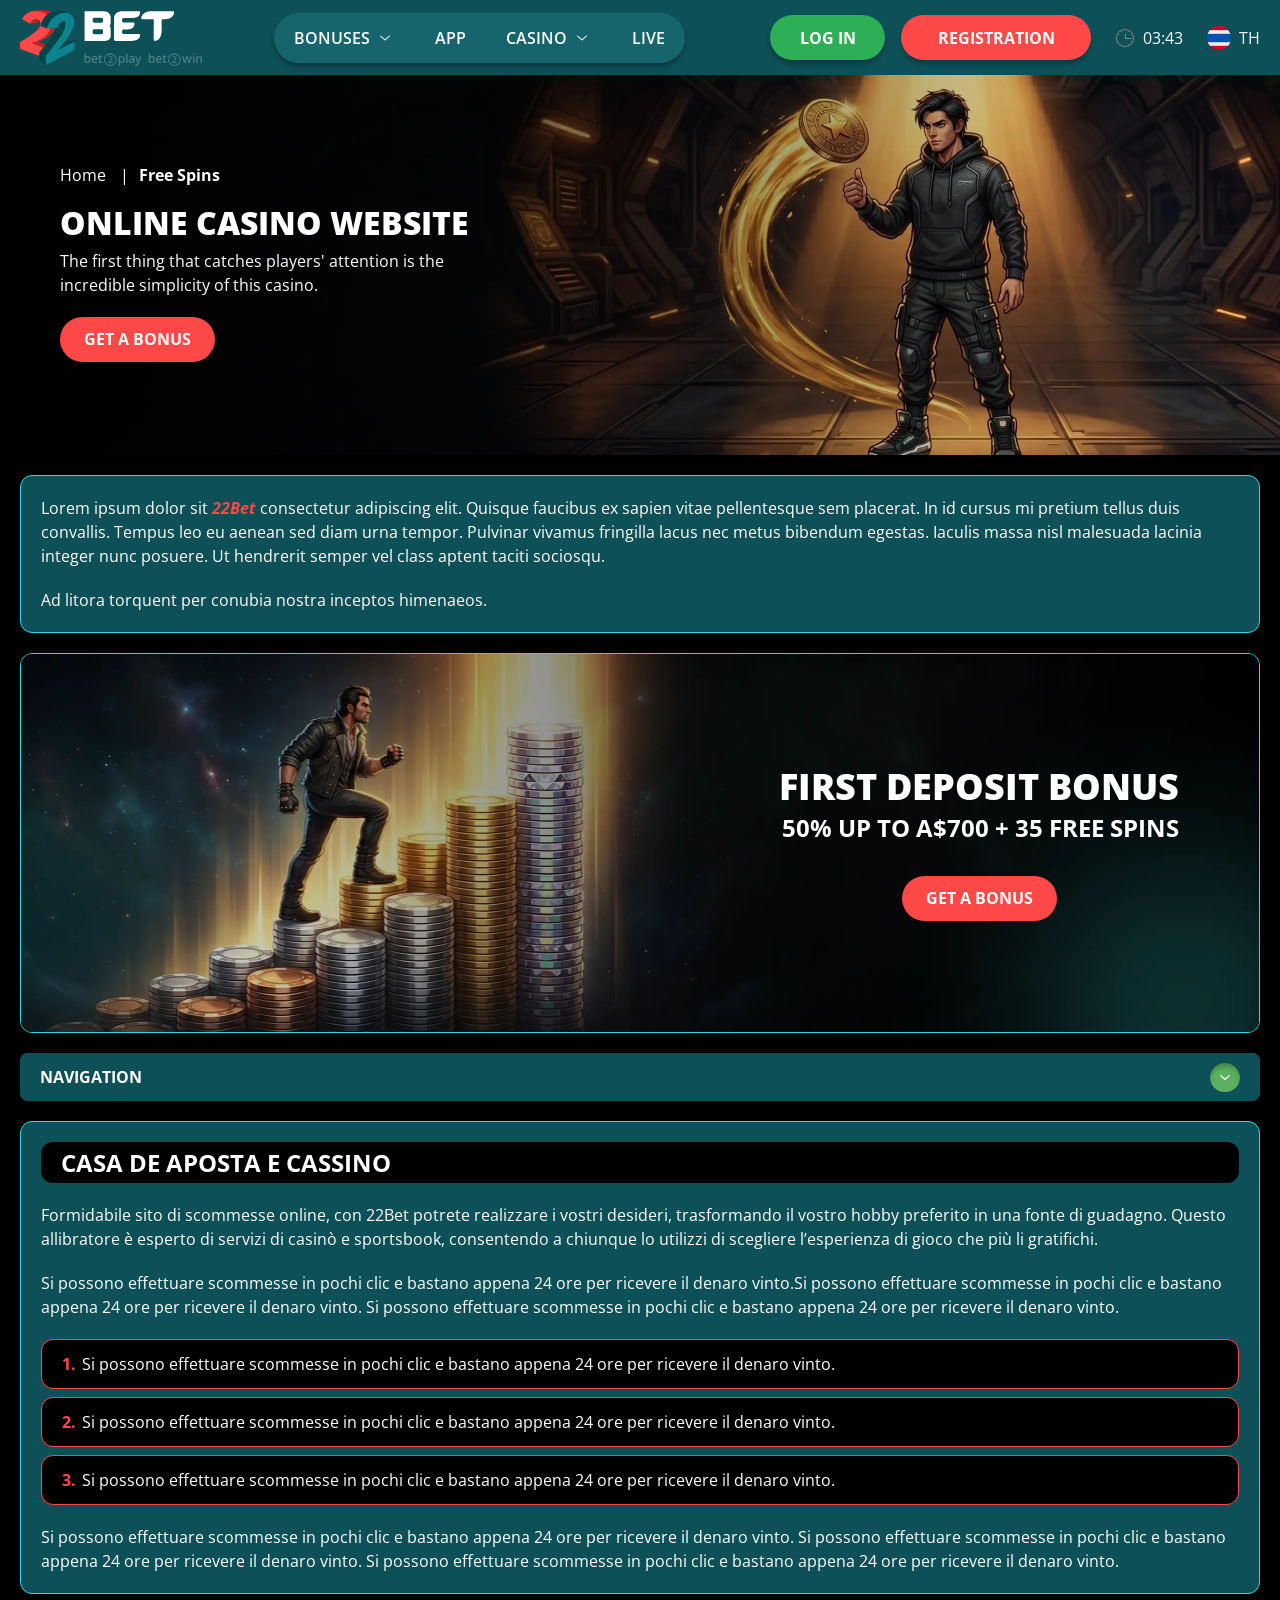
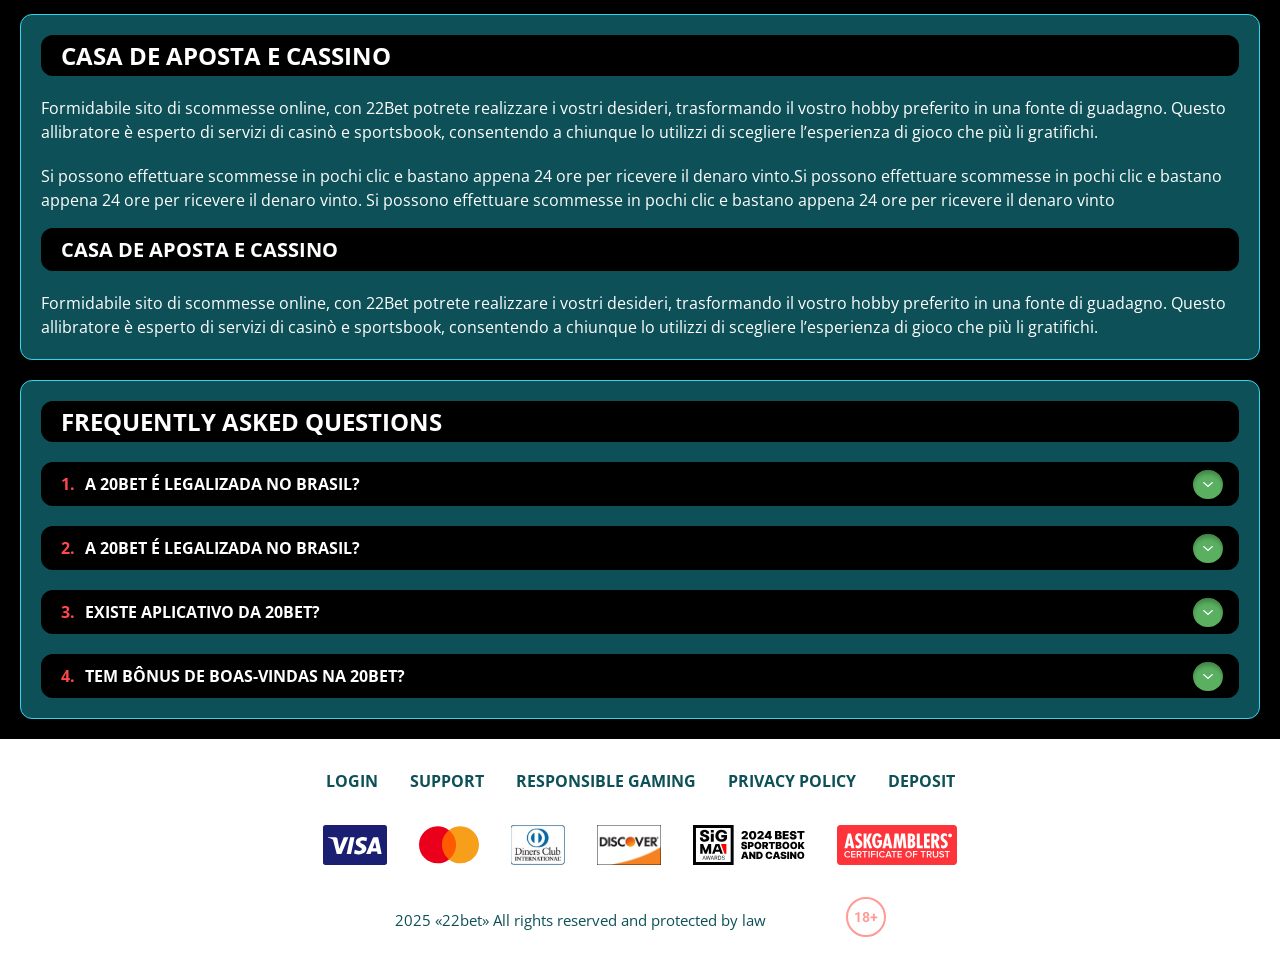
<file: freeSpins.html>
<!DOCTYPE html>
<html lang="th">
  <head>
    <meta charset="UTF-8" />
   
    <meta name="viewport" content="width=device-width, initial-scale=1.0" />
    <title>22Bet </title>
    <meta name="description" content />
    <meta property="og:site_name" content />
    <meta property="og:title" content />
    <meta property="og:type" content="website" />
    <meta property="og:url" content />
    <meta property="og:image" content />
    <meta property="og:image:alt" content />
    <meta property="og:locale" content="th" />
    <meta property="og:description" content />
    <link rel="preconnect" href="https://fonts.googleapis.com" />
    <link rel="preconnect" href="https://fonts.gstatic.com" crossorigin="anonymous" />
   <link href="https://fonts.googleapis.com/css2?family=Open+Sans:ital,wght@0,300..800;1,300..800&display=swap" rel="stylesheet">
<link href="https://fonts.googleapis.com/css?family=Roboto+Condensed&display=swap" rel="stylesheet">

   <link rel="stylesheet" href="./css/reset.css" />
    <link rel="stylesheet" href="./css/main.css" />
    <link rel="stylesheet" href="./css/media.css"/>
    <link rel="icon" href="./images/Group.png" type="image/x-icon"/>
    <script
    src="https://code.jquery.com/jquery-3.6.1.min.js"
    integrity="sha256-o88AwQnZB+VDvE9tvIXrMQaPlFFSUTR+nldQm1LuPXQ="
    crossorigin="anonymous"
  ></script>
  </head>
  <body>
    <header class="header">
      <section class="content header__content">
        <a href="./index.html" class="logo header__logo"
          ><img src="./images/logo.svg" alt="logo" title
        /></a>
        <button class="header__btn-menu" >
          <svg width="16px" height="16px" viewBox="0 0 16 16" xmlns="http://www.w3.org/2000/svg">
              <rect y="0" width="16" height="3" rx="1.5"></rect>
              <rect y="6.5" width="16" height="3" rx="1.5"></rect>
              <rect y="13" width="16" height="3" rx="1.5"></rect>
            </svg>
        </button>

          <nav class="menu header__menu">
            <ul class="header__menu-list">
                
              <li class="">
              <div class="header__menu-wrapper">
                <div class="js-button-expander js-button-expander--menu" >
                <a href="./bonus.html" >
                <span>Bonuses</span>
              </a>
              </div>
              <div class="header__menu-wrap js-expand-content js-expand-content--menu">
                <ul >
                  <li>
                    <a href="./freeSpins.html">
                    <span>Free Spins</span>
                  </a></li>
                  <li><a href="./promoCode.html">
                    <span>Promo Code</span>
                  </a>
                </li>
                  <li><a href="./welcomeBonus.html">
                    <span>Welcome Bonus</span>
                  </a>
                </li>
                <li><a href="./vip.html">
                    <span>VIP</span>
                  </a>
                </li>
                </ul>
              </div>
              </div>
               <a href="./bonus.html" class="header__menu-item">
                <span>Bonuses</span>
              </a>
            </li>
              <li>
                <a href="./app.html">
                 App
                </a>
              </li>
              
              <li class="">
              <div class="header__menu-wrapper">
                <div class="js-button-expander js-button-expander--menu" >
                <a href="./casino.html" >
                <span> Casino</span>
              </a>
              </div>
              <div class="header__menu-wrap js-expand-content js-expand-content--menu">
                <ul >
                  <li>
                    <a href="./slots.html">
                    <span>Slots</span>
                  </a></li>
                 
                </ul>
              </div>
              </div>
               <a href="./casino.html" class="header__menu-item">
                <span>Casino</span>
              </a>
            </li>
               <li>
                <a href="./live.html">
               Live
                </a>
              </li>
              <li>
                    <a href="./freeSpins.html">
                    <span>Free Spins</span>
                  </a></li>
                  <li><a href="./promoCode.html">
                    <span>Promo Code</span>
                  </a>
                </li>
                  <li><a href="./welcomeBonus.html">
                    <span>Welcome Bonus</span>
                  </a>
                </li>
                <li><a href="./vip.html">
                    <span>VIP</span>
                  </a>
                </li>
             <li>
                    <a href="./slots.html">
                    <span>Slots</span>
                  </a></li>
             
             
            </ul>
            <div class="header__button header__button-menu " >
              <a href="#" class="button  button__login-menu">log in</a>
              <a href="#" class="button button__menu">registration</a>
            </div>
           
          </nav>
            <a href="#" class="button button__login">log in</a>
            <a href="#" class="button button__singup">registration</a>
            <div id="clock" class="header__time">00:00</div>
            <a href="#" class="header__flag">
                <span><img src="./images/flag.png" alt="flag" title /></span>
                <span>th</span>
              </a>
      </section>
    </header>
     <main class="main home main-page">
        <section class=" hero hero__page">
           
            <div class="background ">
              <img src="./images/layout-images/bg-freeSpin.webp" alt="hero" title />
              
            </div>
            <div class="hero__wrapper hero__wrapper-page">
              <div class="hero__data hero__data-bonus">
                <ul
                class="breadcrumbs "
                
              >
                <li
                  
                >
                  <a href="/" >
                    <span >Home</span></a
                  >
                 
                </li>
                <li
                  
                >
                  <a href="#" > <span >Free Spins</span></a>
                 
                </li>
              </ul>
                <h1 class="title general hero__title">
                  Online Casino Website
                </h1>
                 <p class="hero__text">The first thing that catches players' attention is the incredible simplicity of this casino.</p>
               
                <a href="#" class="button  hero__button ">Get a Bonus</a>
               
              </div>
             
            </div>
          </section>
      <section class="main__wrap main__wrap-page">
       
       <section class="content__wrapper content__wrapper-page">

         
        
       
          <section class="content article">
            <p>
             Lorem ipsum dolor sit <a href="#">22Bet</a> consectetur adipiscing elit. Quisque faucibus ex sapien vitae pellentesque sem placerat. In id cursus mi pretium tellus duis convallis. Tempus leo eu aenean sed diam urna tempor. Pulvinar vivamus fringilla lacus nec metus bibendum egestas. Iaculis massa nisl malesuada lacinia integer nunc posuere. Ut hendrerit semper vel class aptent taciti sociosqu.
            </p>
            <p>
             Ad litora torquent per conubia nostra inceptos himenaeos.
            </p>
          </section>
         
             
               <section class="content banner banner-main">
            <div class="background banner__background">
              
              <img src="./images/layout-images/banner-freeSpin.webp" alt="banner" title />
              
            </div>
            <div class="banner__info">
              
              <h2 class="title high banner__title-main">
                  
               first Deposit Bonus
              </h2>
            <p class="banner__subtitle">50% up to A$700 + 35 Free spins</p>
              <a href="#" class="button banner__button">Get a Bonus</a>
            </div>
          </section>
        
         <section class="content menu-review__content">
              

            
                <div class="menu__review-desk menu__review-content">Navigation</div>
                <ul class="menu__review menu__review-list">
                  <li><a href="#">Lorem ipsum dolor sit</a></li>
                    <li><a href="#">Amet consectetur adipiscing</a></li>
                      <li><a href="#">Quisque faucibus ex sapien vitae</a></li>
                        <li><a href="#">Ut hendrerit sempero</a></li>
                          <li><a href="#">Pulvinar vivamus fringilla</a></li>
                           <li><a href="#">Ad litora torquent per conubia</a></li>
                         
                          
                </ul>
             
          
          </section>
          
          
        
          <section class="content article">
            <h2 class="title high article__title">Casa de Aposta e Cassino</h2>
             
            <p>
             Formidabile sito di scommesse online, con 22Bet potrete realizzare i vostri desideri, trasformando il vostro hobby preferito in una fonte di guadagno. Questo allibratore è esperto di servizi di casinò e sportsbook, consentendo a chiunque lo utilizzi di scegliere l’esperienza di gioco che più li gratifichi.
            </p>
            <p>
             Si possono effettuare scommesse in pochi clic e bastano appena 24 ore per ricevere il denaro vinto.Si possono effettuare scommesse in pochi clic e bastano appena 24 ore per ricevere il denaro vinto. Si possono effettuare scommesse in pochi clic e bastano appena 24 ore per ricevere il denaro vinto.
            </p>
           <ol>
              <li>Si possono effettuare scommesse in pochi clic e bastano appena 24 ore per ricevere il denaro vinto.</li>
              <li>Si possono effettuare scommesse in pochi clic e bastano appena 24 ore per ricevere il denaro vinto.</li>
              <li>Si possono effettuare scommesse in pochi clic e bastano appena 24 ore per ricevere il denaro vinto.</li>
            </ol>
            <p>Si possono effettuare scommesse in pochi clic e bastano appena 24 ore per ricevere il denaro vinto. Si possono effettuare scommesse in pochi clic e bastano appena 24 ore per ricevere il denaro vinto. Si possono effettuare scommesse in pochi clic e bastano appena 24 ore per ricevere il denaro vinto.</p>
          </section>
         
         
           <section class="content article">
            <h2 class="title high article__title">Casa de Aposta e Cassino</h2>
            <p>Formidabile sito di scommesse online, con 22Bet potrete realizzare i vostri desideri, trasformando il vostro hobby preferito in una fonte di guadagno. Questo allibratore è esperto di servizi di casinò e sportsbook, consentendo a chiunque lo utilizzi di scegliere l’esperienza di gioco che più li gratifichi.</p>
            <p>Si possono effettuare scommesse in pochi clic e bastano appena 24 ore per ricevere il denaro vinto.Si possono effettuare scommesse in pochi clic e bastano appena 24 ore per ricevere il denaro vinto. Si possono effettuare scommesse in pochi clic e bastano appena 24 ore per ricevere il denaro vinto</p>
            <h3>Casa de Aposta e Cassino</h3>
            <p>Formidabile sito di scommesse online, con 22Bet potrete realizzare i vostri desideri, trasformando il vostro hobby preferito in una fonte di guadagno. Questo allibratore è esperto di servizi di casinò e sportsbook, consentendo a chiunque lo utilizzi di scegliere l’esperienza di gioco che più li gratifichi.</p>
           </section>

          <section class="content faq">
            <h2 class="title high faq__title">Frequently Asked Questions</h2>
            <ul class="faq__list " >
              <li class="faq__item"  >
                <h3 class="title medium faq__subtitle js-button-expander js-button-expander--faq"  >A 20Bet é legalizada no Brasil?
                 </h3>
                <div  class="faq__answer js-expand-content js-expand-content--faq" >
                  <p  >
                    Sim, a casa de apostas tem licença emitida por Curaçao, que é reconhecida no Brasil e a permite atuar por aqui.
                  </p>
                </div>
              </li>
              <li class="faq__item"  >
                <h3 class="title medium faq__subtitle js-button-expander js-button-expander--faq"  >A 20Bet é legalizada no Brasil?</h3>
                <div class="faq__answer js-expand-content js-expand-content--faq" >
                  <p  >
                    Sim, a casa de apostas tem licença emitida por Curaçao, que é reconhecida no Brasil e a permite atuar por aqui.
                  </p>
                </div>
              </li> 
              <li class="faq__item"  >
                <h3 class="title medium faq__subtitle js-button-expander js-button-expander--faq"  >Existe aplicativo da 20Bet?</h3>
                <div class="faq__answer js-expand-content js-expand-content--faq" >
                  <p  >
                   Sim, disponível para sistemas operacionais iOS e Android.
                  </p>
                </div>
              </li> 
              <li class="faq__item"  >
                <h3 class="title medium faq__subtitle js-button-expander js-button-expander--faq"  >Tem bônus de boas-vindas na 20Bet?</h3>
                <div class="faq__answer js-expand-content js-expand-content--faq" >
                  <p  >
                   O pacote especial para novos usuários da 20Bet paga 100% sobre o primeiro depósito, com limite de 600 BRL.
                  </p>
                </div>
              </li> 
             
            </ul>
          </section>
          
        </section> 
      
        <div class=""  onclick="scrollToTop()">
          <button class="main__arrow" id="scrollToTopBtn"></button>
        </div> 
        
      </section>
    </main> 
    <footer class=" footer ">
      <section class="content footer__content">
        <ul class="footer__menu">
         <li><a href="./login.html">Login</a></li>
         <li><a href="./support.html">Support</a></li>
         <li><a href="./responsible.html">Responsible Gaming</a></li>
         <li><a href="./policy.html">Privacy Policy</a></li>
         <li><a href="./deposit.html">Deposit</a></li>
        </ul>
       
          <ul class="footer__cards-list">
           
            <li>
              <a href="#"
                ><img src="./images/visa.svg" alt="cardvisa" title
              /></a>
            </li>
            <li>
              <a href="#"
                ><img
                  src="./images/mastercard.svg"
                  alt="mastercard"
                  title
              /></a>
            </li>
            <li>
                <a href="#"
                  ><img src="./images/diners.svg" alt="diners" title
                /></a>
              </li>
              <li>
                <a href="#"
                  ><img src="./images/discover.svg" alt="discover" title
                /></a>
              </li>
              <li>
                <a href="#"
                  ><img src="./images/sigma.svg" alt="sigma" title
                /></a>
              </li>
              <li>
                <a href="#"
                  ><img src="./images/ask.svg" alt="ask" title
                /></a>
              </li>
            
          </ul>
       
        <div class="footer__wrapp">
          <div class="footer__text">
           
            <p>2025 «22bet» All rights reserved and protected by law

</p>
           
          </div>
          <div class="footer__age">
            <img src="./images/age.svg" alt="age" title />
          </div>
        </div>
      
      </section>
    </footer>
    <script src="./js/arrowUp.js" defer></script>
    <script src="./js/sidebar.js" defer></script>
    <script src="./js/expander.js" defer></script>
    <script src="./js/mobile-menu.js" defer></script>
    <script src="./js/clock.js" defer></script>
  </body>
</html>
</file>
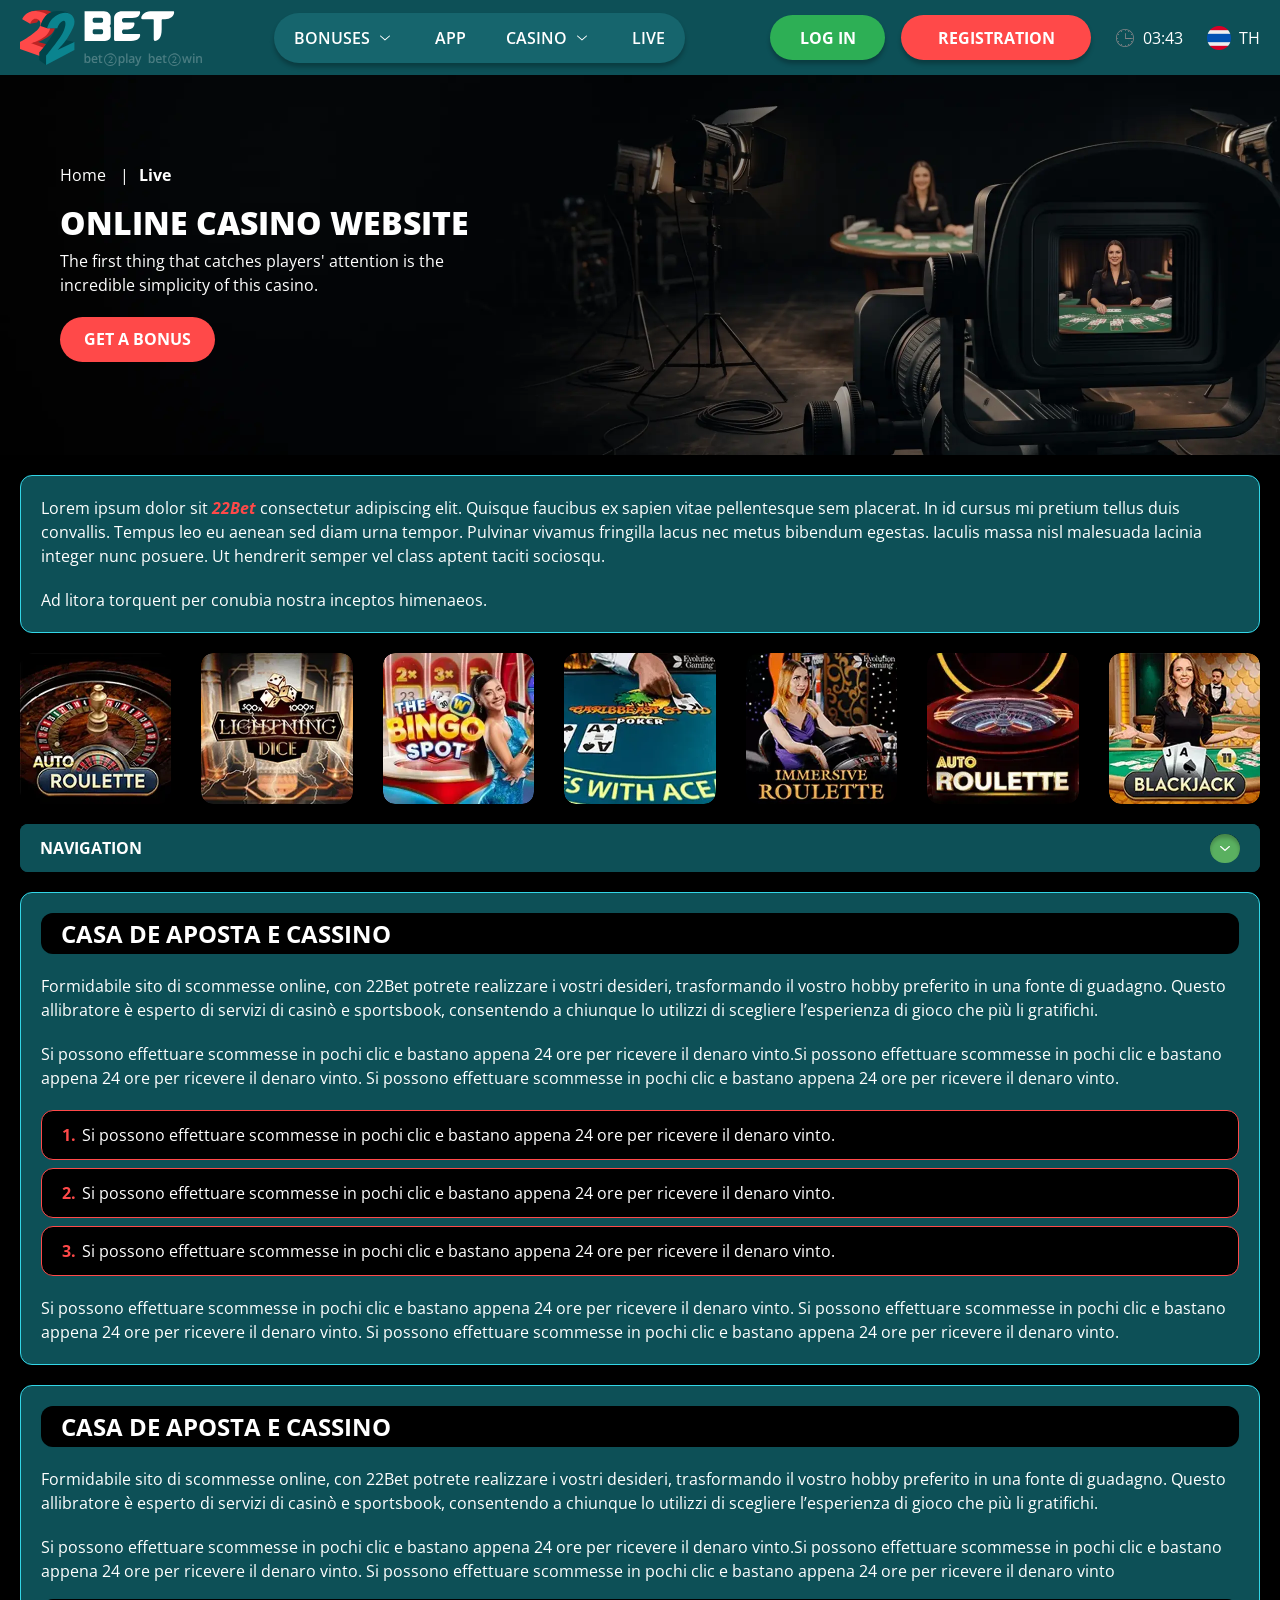
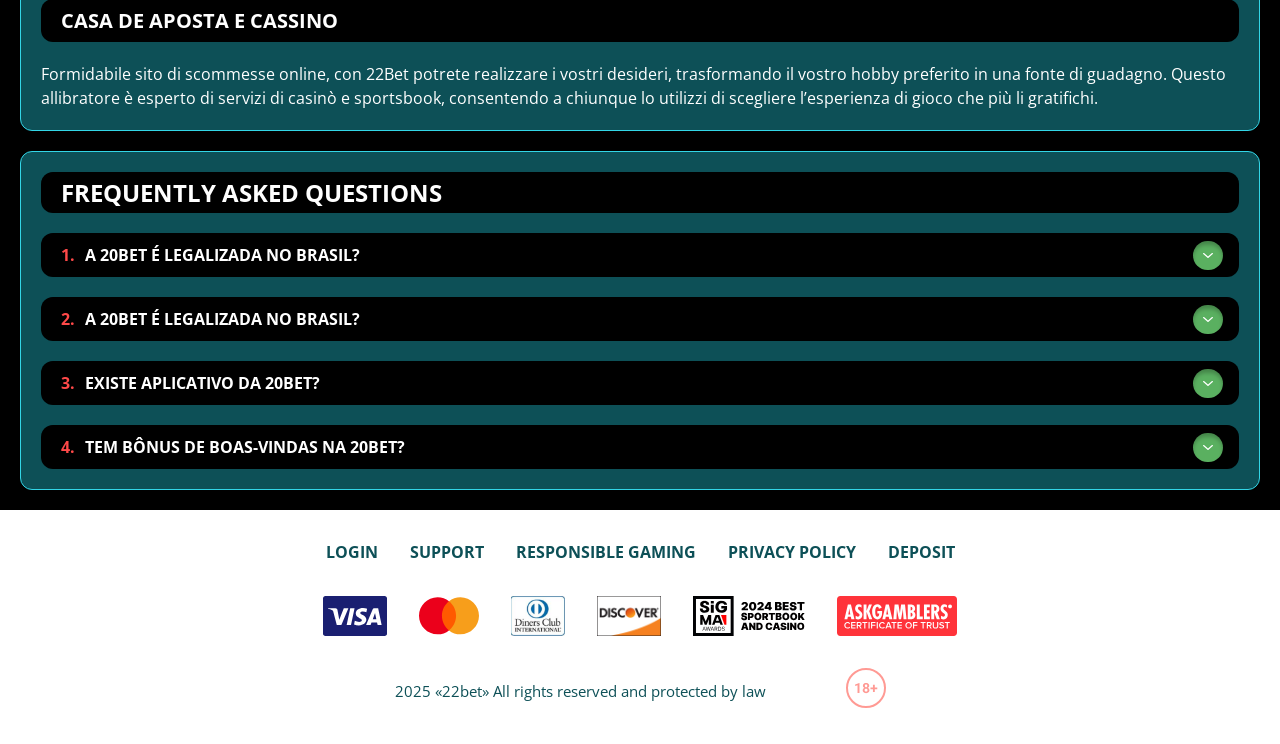
<file: live.html>
<!DOCTYPE html>
<html lang="th">
  <head>
    <meta charset="UTF-8" />
   
    <meta name="viewport" content="width=device-width, initial-scale=1.0" />
    <title>22Bet </title>
    <meta name="description" content />
    <meta property="og:site_name" content />
    <meta property="og:title" content />
    <meta property="og:type" content="website" />
    <meta property="og:url" content />
    <meta property="og:image" content />
    <meta property="og:image:alt" content />
    <meta property="og:locale" content="th" />
    <meta property="og:description" content />
    <link rel="preconnect" href="https://fonts.googleapis.com" />
    <link rel="preconnect" href="https://fonts.gstatic.com" crossorigin="anonymous" />
   <link href="https://fonts.googleapis.com/css2?family=Open+Sans:ital,wght@0,300..800;1,300..800&display=swap" rel="stylesheet">
<link href="https://fonts.googleapis.com/css?family=Roboto+Condensed&display=swap" rel="stylesheet">

   <link rel="stylesheet" href="./css/reset.css" />
    <link rel="stylesheet" href="./css/main.css" />
    <link rel="stylesheet" href="./css/media.css"/>
    <link rel="icon" href="./images/Group.png" type="image/x-icon"/>
    <script
    src="https://code.jquery.com/jquery-3.6.1.min.js"
    integrity="sha256-o88AwQnZB+VDvE9tvIXrMQaPlFFSUTR+nldQm1LuPXQ="
    crossorigin="anonymous"
  ></script>
  </head>
  <body>
    <header class="header">
      <section class="content header__content">
        <a href="./index.html" class="logo header__logo"
          ><img src="./images/logo.svg" alt="logo" title
        /></a>
        <button class="header__btn-menu" >
          <svg width="16px" height="16px" viewBox="0 0 16 16" xmlns="http://www.w3.org/2000/svg">
              <rect y="0" width="16" height="3" rx="1.5"></rect>
              <rect y="6.5" width="16" height="3" rx="1.5"></rect>
              <rect y="13" width="16" height="3" rx="1.5"></rect>
            </svg>
        </button>

          <nav class="menu header__menu">
            <ul class="header__menu-list">
                
              <li class="">
              <div class="header__menu-wrapper">
                <div class="js-button-expander js-button-expander--menu" >
                <a href="./bonus.html" >
                <span>Bonuses</span>
              </a>
              </div>
              <div class="header__menu-wrap js-expand-content js-expand-content--menu">
                <ul >
                  <li>
                    <a href="./freeSpins.html">
                    <span>Free Spins</span>
                  </a></li>
                  <li><a href="./promoCode.html">
                    <span>Promo Code</span>
                  </a>
                </li>
                  <li><a href="./welcomeBonus.html">
                    <span>Welcome Bonus</span>
                  </a>
                </li>
                <li><a href="./vip.html">
                    <span>VIP</span>
                  </a>
                </li>
                </ul>
              </div>
              </div>
               <a href="./bonus.html" class="header__menu-item">
                <span>Bonuses</span>
              </a>
            </li>
              <li>
                <a href="./app.html">
                 App
                </a>
              </li>
              
              <li class="">
              <div class="header__menu-wrapper">
                <div class="js-button-expander js-button-expander--menu" >
                <a href="./casino.html" >
                <span> Casino</span>
              </a>
              </div>
              <div class="header__menu-wrap js-expand-content js-expand-content--menu">
                <ul >
                  <li>
                    <a href="./slots.html">
                    <span>Slots</span>
                  </a></li>
                 
                </ul>
              </div>
              </div>
               <a href="./casino.html" class="header__menu-item">
                <span>Casino</span>
              </a>
            </li>
               <li>
                <a href="./live.html">
               Live
                </a>
              </li>
              <li>
                    <a href="./freeSpins.html">
                    <span>Free Spins</span>
                  </a></li>
                  <li><a href="./promoCode.html">
                    <span>Promo Code</span>
                  </a>
                </li>
                  <li><a href="./welcomeBonus.html">
                    <span>Welcome Bonus</span>
                  </a>
                </li>
                <li><a href="./vip.html">
                    <span>VIP</span>
                  </a>
                </li>
             <li>
                    <a href="./slots.html">
                    <span>Slots</span>
                  </a></li>
             
             
            </ul>
            <div class="header__button header__button-menu " >
              <a href="#" class="button  button__login-menu">log in</a>
              <a href="#" class="button button__menu">registration</a>
            </div>
           
          </nav>
            <a href="#" class="button button__login">log in</a>
            <a href="#" class="button button__singup">registration</a>
            <div id="clock" class="header__time">00:00</div>
            <a href="#" class="header__flag">
                <span><img src="./images/flag.png" alt="flag" title /></span>
                <span>th</span>
              </a>
      </section>
    </header>
     <main class="main home main-page">
        <section class=" hero hero__page">
           
            <div class="background ">
              <img src="./images/live/bg-live.webp" alt="hero" title />
              
            </div>
            <div class="hero__wrapper hero__wrapper-page">
              <div class="hero__data hero__data-bonus">
                <ul
                class="breadcrumbs "
                
              >
                <li
                  
                >
                  <a href="/" >
                    <span >Home</span></a
                  >
                 
                </li>
                <li
                  
                >
                  <a href="#" > <span >Live</span></a>
                 
                </li>
              </ul>
                <h1 class="title general hero__title">
                  Online Casino Website
                </h1>
                 <p class="hero__text">The first thing that catches players' attention is the incredible simplicity of this casino.</p>
               
                <a href="#" class="button  hero__button ">Get a Bonus</a>
               
              </div>
             
            </div>
          </section>
      <section class="main__wrap main__wrap-page">
       
       <section class="content__wrapper content__wrapper-page">

         
        
       
          <section class="content article">
            <p>
             Lorem ipsum dolor sit <a href="#">22Bet</a> consectetur adipiscing elit. Quisque faucibus ex sapien vitae pellentesque sem placerat. In id cursus mi pretium tellus duis convallis. Tempus leo eu aenean sed diam urna tempor. Pulvinar vivamus fringilla lacus nec metus bibendum egestas. Iaculis massa nisl malesuada lacinia integer nunc posuere. Ut hendrerit semper vel class aptent taciti sociosqu.
            </p>
            <p>
             Ad litora torquent per conubia nostra inceptos himenaeos.
            </p>
          </section>
               <section class="content casino">
           
              <ul class="casino__list ">
                <li class="casino__item">
                   <a href="#">
                     <div class="casino__wrapper">
                      <img class="casino__img" src="./images/live/card-live1.webp" alt="" title>
                    <div class="casino__hover casino__hover-live">
                        
                        <div class="casino-box">
                            
                        <span href="#" class="button  casino__buttons"><img src="./images/card-button.svg" alt="" title></span>
                        </div>
                    </div>
                    </div>
                    
                   </a>
                </li>
                <li class="casino__item">
                <a href="#">
                     <div class="casino__wrapper">
                      <img class="casino__img" src="./images/live/card-live2.webp" alt="" title>
                    <div class="casino__hover casino__hover-live">
                        
                        <div class="casino-box">
                            
                        <span href="#" class="button  casino__buttons"><img src="./images/card-button.svg" alt="" title></span>
                        </div>
                    </div>
                    </div>
                    
                   </a>
              </li>
              <li class="casino__item">
               <a href="#">
                     <div class="casino__wrapper">
                      <img class="casino__img" src="./images/live/card-live3.webp" alt="" title>
                    <div class="casino__hover casino__hover-live">
                        
                        <div class="casino-box">
                            
                        <span href="#" class="button  casino__buttons"><img src="./images/card-button.svg" alt="" title></span>
                        </div>
                    </div>
                    </div>
                    
                   </a>
            </li>
             <li class="casino__item">
                <a href="#">
                     <div class="casino__wrapper">
                      <img class="casino__img" src="./images/live/card-live4.webp" alt="" title>
                    <div class="casino__hover casino__hover-live">
                        
                        <div class="casino-box">
                            
                        <span href="#" class="button  casino__buttons"><img src="./images/card-button.svg" alt="" title></span>
                        </div>
                    </div>
                    </div>
                    
                   </a>
            </li>
            <li class="casino__item">
              <a href="#">
                     <div class="casino__wrapper">
                      <img class="casino__img" src="./images/live/card-live5.webp" alt="" title>
                    <div class="casino__hover casino__hover-live">
                        
                        <div class="casino-box">
                            
                        <span href="#" class="button  casino__buttons"><img src="./images/card-button.svg" alt="" title></span>
                        </div>
                    </div>
                    </div>
                    
                   </a>
            </li>
            <li class="casino__item">
               <a href="#">
                     <div class="casino__wrapper">
                      <img class="casino__img" src="./images/live/card-live6.webp" alt="" title>
                    <div class="casino__hover casino__hover-live">
                        
                        <div class="casino-box">
                            
                        <span href="#" class="button  casino__buttons"><img src="./images/card-button.svg" alt="" title></span>
                        </div>
                    </div>
                    </div>
                    
                   </a>
            </li>
             <li class="casino__item">
               <a href="#">
                     <div class="casino__wrapper">
                      <img class="casino__img" src="./images/live/card-live7.webp" alt="" title>
                    <div class="casino__hover casino__hover-live">
                        
                        <div class="casino-box">
                            
                        <span href="#" class="button  casino__buttons"><img src="./images/card-button.svg" alt="" title></span>
                        </div>
                    </div>
                    </div>
                    
                   </a>
            </li>
           
    
      

              </ul>
         </section>
             
        
        
      <section class="content menu-review__content">
              

            
                <div class="menu__review-desk menu__review-content">Navigation</div>
                <ul class="menu__review menu__review-list">
                  <li><a href="#">Lorem ipsum dolor sit</a></li>
                    <li><a href="#">Amet consectetur adipiscing</a></li>
                      <li><a href="#">Quisque faucibus ex sapien vitae</a></li>
                        <li><a href="#">Ut hendrerit sempero</a></li>
                          <li><a href="#">Pulvinar vivamus fringilla</a></li>
                           <li><a href="#">Ad litora torquent per conubia</a></li>
                         
                          
                </ul>
             
          
          </section>
          
        
          <section class="content article">
            <h2 class="title high article__title">Casa de Aposta e Cassino</h2>
             
            <p>
             Formidabile sito di scommesse online, con 22Bet potrete realizzare i vostri desideri, trasformando il vostro hobby preferito in una fonte di guadagno. Questo allibratore è esperto di servizi di casinò e sportsbook, consentendo a chiunque lo utilizzi di scegliere l’esperienza di gioco che più li gratifichi.
            </p>
            <p>
             Si possono effettuare scommesse in pochi clic e bastano appena 24 ore per ricevere il denaro vinto.Si possono effettuare scommesse in pochi clic e bastano appena 24 ore per ricevere il denaro vinto. Si possono effettuare scommesse in pochi clic e bastano appena 24 ore per ricevere il denaro vinto.
            </p>
           <ol>
              <li>Si possono effettuare scommesse in pochi clic e bastano appena 24 ore per ricevere il denaro vinto.</li>
              <li>Si possono effettuare scommesse in pochi clic e bastano appena 24 ore per ricevere il denaro vinto.</li>
              <li>Si possono effettuare scommesse in pochi clic e bastano appena 24 ore per ricevere il denaro vinto.</li>
            </ol>
            <p>Si possono effettuare scommesse in pochi clic e bastano appena 24 ore per ricevere il denaro vinto. Si possono effettuare scommesse in pochi clic e bastano appena 24 ore per ricevere il denaro vinto. Si possono effettuare scommesse in pochi clic e bastano appena 24 ore per ricevere il denaro vinto.</p>
          </section>
         
         
           <section class="content article">
            <h2 class="title high article__title">Casa de Aposta e Cassino</h2>
            <p>Formidabile sito di scommesse online, con 22Bet potrete realizzare i vostri desideri, trasformando il vostro hobby preferito in una fonte di guadagno. Questo allibratore è esperto di servizi di casinò e sportsbook, consentendo a chiunque lo utilizzi di scegliere l’esperienza di gioco che più li gratifichi.</p>
            <p>Si possono effettuare scommesse in pochi clic e bastano appena 24 ore per ricevere il denaro vinto.Si possono effettuare scommesse in pochi clic e bastano appena 24 ore per ricevere il denaro vinto. Si possono effettuare scommesse in pochi clic e bastano appena 24 ore per ricevere il denaro vinto</p>
            <h3>Casa de Aposta e Cassino</h3>
            <p>Formidabile sito di scommesse online, con 22Bet potrete realizzare i vostri desideri, trasformando il vostro hobby preferito in una fonte di guadagno. Questo allibratore è esperto di servizi di casinò e sportsbook, consentendo a chiunque lo utilizzi di scegliere l’esperienza di gioco che più li gratifichi.</p>
           </section>

          <section class="content faq">
            <h2 class="title high faq__title">Frequently Asked Questions</h2>
            <ul class="faq__list " >
              <li class="faq__item"  >
                <h3 class="title medium faq__subtitle js-button-expander js-button-expander--faq"  >A 20Bet é legalizada no Brasil?
                 </h3>
                <div  class="faq__answer js-expand-content js-expand-content--faq" >
                  <p  >
                    Sim, a casa de apostas tem licença emitida por Curaçao, que é reconhecida no Brasil e a permite atuar por aqui.
                  </p>
                </div>
              </li>
              <li class="faq__item"  >
                <h3 class="title medium faq__subtitle js-button-expander js-button-expander--faq"  >A 20Bet é legalizada no Brasil?</h3>
                <div class="faq__answer js-expand-content js-expand-content--faq" >
                  <p  >
                    Sim, a casa de apostas tem licença emitida por Curaçao, que é reconhecida no Brasil e a permite atuar por aqui.
                  </p>
                </div>
              </li> 
              <li class="faq__item"  >
                <h3 class="title medium faq__subtitle js-button-expander js-button-expander--faq"  >Existe aplicativo da 20Bet?</h3>
                <div class="faq__answer js-expand-content js-expand-content--faq" >
                  <p  >
                   Sim, disponível para sistemas operacionais iOS e Android.
                  </p>
                </div>
              </li> 
              <li class="faq__item"  >
                <h3 class="title medium faq__subtitle js-button-expander js-button-expander--faq"  >Tem bônus de boas-vindas na 20Bet?</h3>
                <div class="faq__answer js-expand-content js-expand-content--faq" >
                  <p  >
                   O pacote especial para novos usuários da 20Bet paga 100% sobre o primeiro depósito, com limite de 600 BRL.
                  </p>
                </div>
              </li> 
             
            </ul>
          </section>
          
        </section> 
      
        <div class=""  onclick="scrollToTop()">
          <button class="main__arrow" id="scrollToTopBtn"></button>
        </div> 
        
      </section>
    </main> 
       <footer class=" footer ">
      <section class="content footer__content">
        <ul class="footer__menu">
         <li><a href="./login.html">Login</a></li>
         <li><a href="./support.html">Support</a></li>
         <li><a href="./responsible.html">Responsible Gaming</a></li>
         <li><a href="./policy.html">Privacy Policy</a></li>
         <li><a href="./deposit.html">Deposit</a></li>
        </ul>
       
          <ul class="footer__cards-list">
           
            <li>
              <a href="#"
                ><img src="./images/visa.svg" alt="cardvisa" title
              /></a>
            </li>
            <li>
              <a href="#"
                ><img
                  src="./images/mastercard.svg"
                  alt="mastercard"
                  title
              /></a>
            </li>
            <li>
                <a href="#"
                  ><img src="./images/diners.svg" alt="diners" title
                /></a>
              </li>
              <li>
                <a href="#"
                  ><img src="./images/discover.svg" alt="discover" title
                /></a>
              </li>
              <li>
                <a href="#"
                  ><img src="./images/sigma.svg" alt="sigma" title
                /></a>
              </li>
              <li>
                <a href="#"
                  ><img src="./images/ask.svg" alt="ask" title
                /></a>
              </li>
            
          </ul>
       
        <div class="footer__wrapp">
          <div class="footer__text">
           
            <p>2025 «22bet» All rights reserved and protected by law

</p>
           
          </div>
          <div class="footer__age">
            <img src="./images/age.svg" alt="age" title />
          </div>
        </div>
      
      </section>
    </footer>
    <script src="./js/arrowUp.js" defer></script>
    <script src="./js/sidebar.js" defer></script>
    <script src="./js/expander.js" defer></script>
    <script src="./js/mobile-menu.js" defer></script>
    <script src="./js/clock.js" defer></script>
  </body>
</html>
</file>
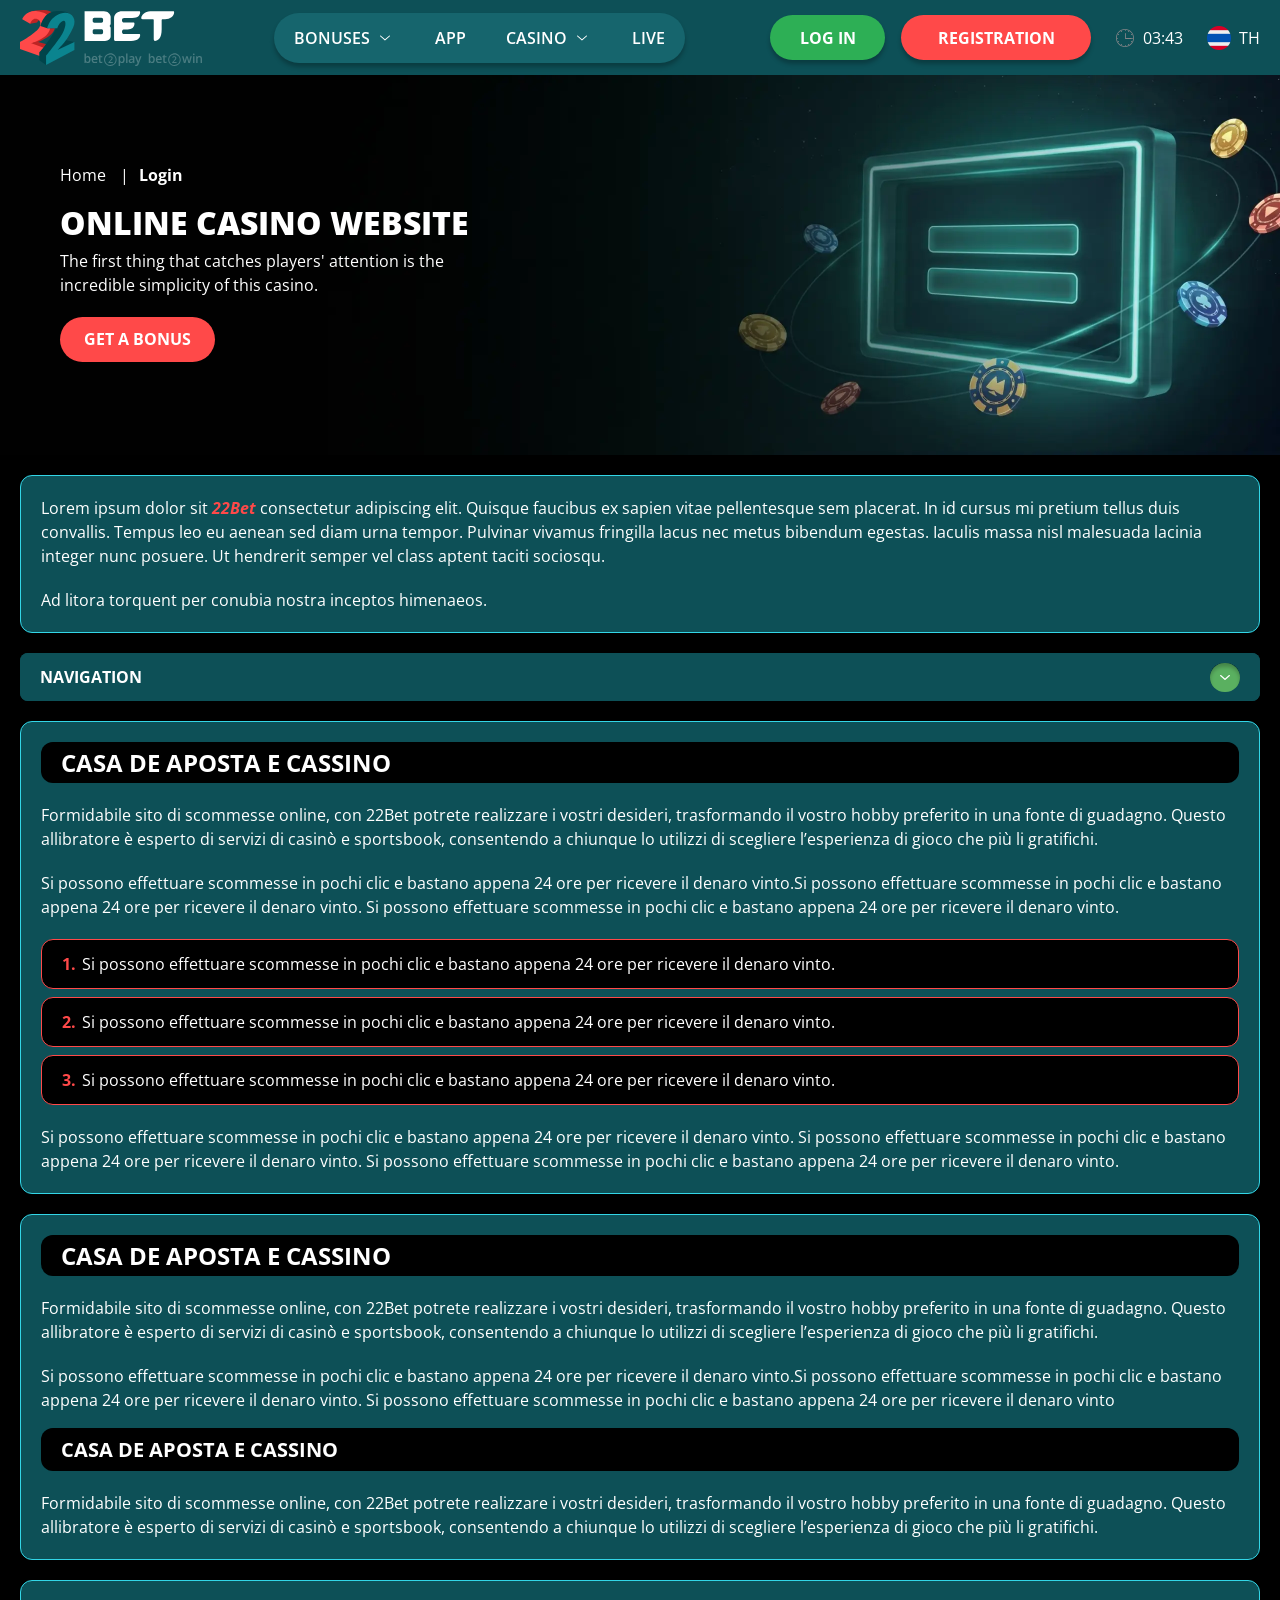
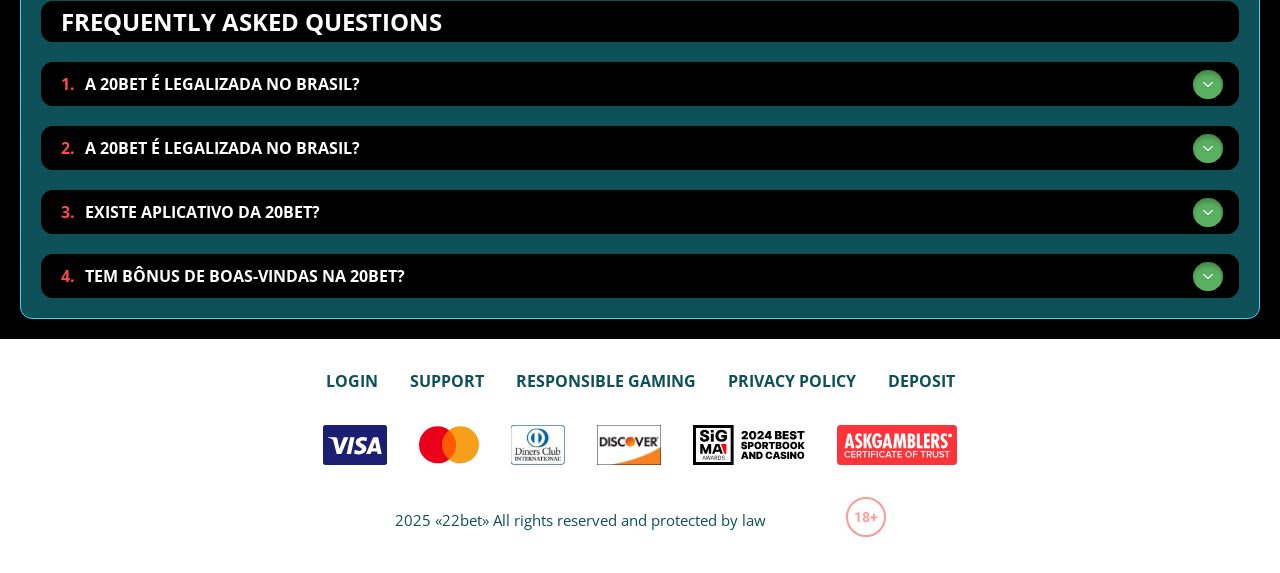
<file: login.html>
<!DOCTYPE html>
<html lang="th">
  <head>
    <meta charset="UTF-8" />
   
    <meta name="viewport" content="width=device-width, initial-scale=1.0" />
    <title>22Bet </title>
    <meta name="description" content />
    <meta property="og:site_name" content />
    <meta property="og:title" content />
    <meta property="og:type" content="website" />
    <meta property="og:url" content />
    <meta property="og:image" content />
    <meta property="og:image:alt" content />
    <meta property="og:locale" content="th" />
    <meta property="og:description" content />
    <link rel="preconnect" href="https://fonts.googleapis.com" />
    <link rel="preconnect" href="https://fonts.gstatic.com" crossorigin="anonymous" />
   <link href="https://fonts.googleapis.com/css2?family=Open+Sans:ital,wght@0,300..800;1,300..800&display=swap" rel="stylesheet">
<link href="https://fonts.googleapis.com/css?family=Roboto+Condensed&display=swap" rel="stylesheet">

   <link rel="stylesheet" href="./css/reset.css" />
    <link rel="stylesheet" href="./css/main.css" />
    <link rel="stylesheet" href="./css/media.css"/>
    <link rel="icon" href="./images/Group.png" type="image/x-icon"/>
    <script
    src="https://code.jquery.com/jquery-3.6.1.min.js"
    integrity="sha256-o88AwQnZB+VDvE9tvIXrMQaPlFFSUTR+nldQm1LuPXQ="
    crossorigin="anonymous"
  ></script>
  </head>
  <body>
    <header class="header">
      <section class="content header__content">
        <a href="./index.html" class="logo header__logo"
          ><img src="./images/logo.svg" alt="logo" title
        /></a>
        <button class="header__btn-menu" >
          <svg width="16px" height="16px" viewBox="0 0 16 16" xmlns="http://www.w3.org/2000/svg">
              <rect y="0" width="16" height="3" rx="1.5"></rect>
              <rect y="6.5" width="16" height="3" rx="1.5"></rect>
              <rect y="13" width="16" height="3" rx="1.5"></rect>
            </svg>
        </button>

          <nav class="menu header__menu">
            <ul class="header__menu-list">
                
              <li class="">
              <div class="header__menu-wrapper">
                <div class="js-button-expander js-button-expander--menu" >
                <a href="./bonus.html" >
                <span>Bonuses</span>
              </a>
              </div>
              <div class="header__menu-wrap js-expand-content js-expand-content--menu">
                <ul >
                  <li>
                    <a href="./freeSpins.html">
                    <span>Free Spins</span>
                  </a></li>
                  <li><a href="./promoCode.html">
                    <span>Promo Code</span>
                  </a>
                </li>
                  <li><a href="./welcomeBonus.html">
                    <span>Welcome Bonus</span>
                  </a>
                </li>
                <li><a href="./vip.html">
                    <span>VIP</span>
                  </a>
                </li>
                </ul>
              </div>
              </div>
               <a href="./bonus.html" class="header__menu-item">
                <span>Bonuses</span>
              </a>
            </li>
              <li>
                <a href="./app.html">
                 App
                </a>
              </li>
              
              <li class="">
              <div class="header__menu-wrapper">
                <div class="js-button-expander js-button-expander--menu" >
                <a href="./casino.html" >
                <span> Casino</span>
              </a>
              </div>
              <div class="header__menu-wrap js-expand-content js-expand-content--menu">
                <ul >
                  <li>
                    <a href="./slots.html">
                    <span>Slots</span>
                  </a></li>
                 
                </ul>
              </div>
              </div>
               <a href="./casino.html" class="header__menu-item">
                <span>Casino</span>
              </a>
            </li>
               <li>
                <a href="./live.html">
               Live
                </a>
              </li>
              <li>
                    <a href="./freeSpins.html">
                    <span>Free Spins</span>
                  </a></li>
                  <li><a href="./promoCode.html">
                    <span>Promo Code</span>
                  </a>
                </li>
                  <li><a href="./welcomeBonus.html">
                    <span>Welcome Bonus</span>
                  </a>
                </li>
                <li><a href="./vip.html">
                    <span>VIP</span>
                  </a>
                </li>
             <li>
                    <a href="./slots.html">
                    <span>Slots</span>
                  </a></li>
             
             
            </ul>
            <div class="header__button header__button-menu " >
              <a href="#" class="button  button__login-menu">log in</a>
              <a href="#" class="button button__menu">registration</a>
            </div>
           
          </nav>
            <a href="#" class="button button__login">log in</a>
            <a href="#" class="button button__singup">registration</a>
            <div id="clock" class="header__time">00:00</div>
            <a href="#" class="header__flag">
                <span><img src="./images/flag.png" alt="flag" title /></span>
                <span>th</span>
              </a>
      </section>
    </header>
     <main class="main home main-page">
        <section class=" hero hero__page">
           
            <div class="background background-pageLogin">
              <img src="./images/layout-images/bg-login.webp" alt="hero" title />
              
            </div>
            <div class="hero__wrapper hero__wrapper-page">
              <div class="hero__data hero__data-bonus">
                <ul
                class="breadcrumbs "
                
              >
                <li
                  
                >
                  <a href="/" >
                    <span >Home</span></a
                  >
                 
                </li>
                <li
                  
                >
                  <a href="#" > <span >Login</span></a>
                 
                </li>
              </ul>
                <h1 class="title general hero__title">
                  Online Casino Website
                </h1>
                 <p class="hero__text">The first thing that catches players' attention is the incredible simplicity of this casino.</p>
               
                <a href="#" class="button  hero__button ">Get a Bonus</a>
               
              </div>
             
            </div>
          </section>
      <section class="main__wrap main__wrap-page">
       
       <section class="content__wrapper content__wrapper-page">

         
        
       
          <section class="content article">
            <p>
             Lorem ipsum dolor sit <a href="#">22Bet</a> consectetur adipiscing elit. Quisque faucibus ex sapien vitae pellentesque sem placerat. In id cursus mi pretium tellus duis convallis. Tempus leo eu aenean sed diam urna tempor. Pulvinar vivamus fringilla lacus nec metus bibendum egestas. Iaculis massa nisl malesuada lacinia integer nunc posuere. Ut hendrerit semper vel class aptent taciti sociosqu.
            </p>
            <p>
             Ad litora torquent per conubia nostra inceptos himenaeos.
            </p>
          </section>
        
        
              <section class="content menu-review__content">
              

            
                <div class="menu__review-desk menu__review-content">Navigation</div>
                <ul class="menu__review menu__review-list">
                  <li><a href="#">Lorem ipsum dolor sit</a></li>
                    <li><a href="#">Amet consectetur adipiscing</a></li>
                      <li><a href="#">Quisque faucibus ex sapien vitae</a></li>
                        <li><a href="#">Ut hendrerit sempero</a></li>
                          <li><a href="#">Pulvinar vivamus fringilla</a></li>
                           <li><a href="#">Ad litora torquent per conubia</a></li>
                         
                          
                </ul>
             
          
          </section>
          
        
          <section class="content article">
            <h2 class="title high article__title">Casa de Aposta e Cassino</h2>
             
            <p>
             Formidabile sito di scommesse online, con 22Bet potrete realizzare i vostri desideri, trasformando il vostro hobby preferito in una fonte di guadagno. Questo allibratore è esperto di servizi di casinò e sportsbook, consentendo a chiunque lo utilizzi di scegliere l’esperienza di gioco che più li gratifichi.
            </p>
            <p>
             Si possono effettuare scommesse in pochi clic e bastano appena 24 ore per ricevere il denaro vinto.Si possono effettuare scommesse in pochi clic e bastano appena 24 ore per ricevere il denaro vinto. Si possono effettuare scommesse in pochi clic e bastano appena 24 ore per ricevere il denaro vinto.
            </p>
           <ol>
              <li>Si possono effettuare scommesse in pochi clic e bastano appena 24 ore per ricevere il denaro vinto.</li>
              <li>Si possono effettuare scommesse in pochi clic e bastano appena 24 ore per ricevere il denaro vinto.</li>
              <li>Si possono effettuare scommesse in pochi clic e bastano appena 24 ore per ricevere il denaro vinto.</li>
            </ol>
            <p>Si possono effettuare scommesse in pochi clic e bastano appena 24 ore per ricevere il denaro vinto. Si possono effettuare scommesse in pochi clic e bastano appena 24 ore per ricevere il denaro vinto. Si possono effettuare scommesse in pochi clic e bastano appena 24 ore per ricevere il denaro vinto.</p>
          </section>
         
         
           <section class="content article">
            <h2 class="title high article__title">Casa de Aposta e Cassino</h2>
            <p>Formidabile sito di scommesse online, con 22Bet potrete realizzare i vostri desideri, trasformando il vostro hobby preferito in una fonte di guadagno. Questo allibratore è esperto di servizi di casinò e sportsbook, consentendo a chiunque lo utilizzi di scegliere l’esperienza di gioco che più li gratifichi.</p>
            <p>Si possono effettuare scommesse in pochi clic e bastano appena 24 ore per ricevere il denaro vinto.Si possono effettuare scommesse in pochi clic e bastano appena 24 ore per ricevere il denaro vinto. Si possono effettuare scommesse in pochi clic e bastano appena 24 ore per ricevere il denaro vinto</p>
            <h3>Casa de Aposta e Cassino</h3>
            <p>Formidabile sito di scommesse online, con 22Bet potrete realizzare i vostri desideri, trasformando il vostro hobby preferito in una fonte di guadagno. Questo allibratore è esperto di servizi di casinò e sportsbook, consentendo a chiunque lo utilizzi di scegliere l’esperienza di gioco che più li gratifichi.</p>
           </section>

          <section class="content faq">
            <h2 class="title high faq__title">Frequently Asked Questions</h2>
            <ul class="faq__list " >
              <li class="faq__item"  >
                <h3 class="title medium faq__subtitle js-button-expander js-button-expander--faq"  >A 20Bet é legalizada no Brasil?
                 </h3>
                <div  class="faq__answer js-expand-content js-expand-content--faq" >
                  <p  >
                    Sim, a casa de apostas tem licença emitida por Curaçao, que é reconhecida no Brasil e a permite atuar por aqui.
                  </p>
                </div>
              </li>
              <li class="faq__item"  >
                <h3 class="title medium faq__subtitle js-button-expander js-button-expander--faq"  >A 20Bet é legalizada no Brasil?</h3>
                <div class="faq__answer js-expand-content js-expand-content--faq" >
                  <p  >
                    Sim, a casa de apostas tem licença emitida por Curaçao, que é reconhecida no Brasil e a permite atuar por aqui.
                  </p>
                </div>
              </li> 
              <li class="faq__item"  >
                <h3 class="title medium faq__subtitle js-button-expander js-button-expander--faq"  >Existe aplicativo da 20Bet?</h3>
                <div class="faq__answer js-expand-content js-expand-content--faq" >
                  <p  >
                   Sim, disponível para sistemas operacionais iOS e Android.
                  </p>
                </div>
              </li> 
              <li class="faq__item"  >
                <h3 class="title medium faq__subtitle js-button-expander js-button-expander--faq"  >Tem bônus de boas-vindas na 20Bet?</h3>
                <div class="faq__answer js-expand-content js-expand-content--faq" >
                  <p  >
                   O pacote especial para novos usuários da 20Bet paga 100% sobre o primeiro depósito, com limite de 600 BRL.
                  </p>
                </div>
              </li> 
             
            </ul>
          </section>
          
        </section> 
      
        <div class=""  onclick="scrollToTop()">
          <button class="main__arrow" id="scrollToTopBtn"></button>
        </div> 
        
      </section>
    </main> 
      <footer class=" footer ">
      <section class="content footer__content">
        <ul class="footer__menu">
         <li><a href="./login.html">Login</a></li>
         <li><a href="./support.html">Support</a></li>
         <li><a href="./responsible.html">Responsible Gaming</a></li>
         <li><a href="./policy.html">Privacy Policy</a></li>
         <li><a href="./deposit.html">Deposit</a></li>
        </ul>
       
          <ul class="footer__cards-list">
           
            <li>
              <a href="#"
                ><img src="./images/visa.svg" alt="cardvisa" title
              /></a>
            </li>
            <li>
              <a href="#"
                ><img
                  src="./images/mastercard.svg"
                  alt="mastercard"
                  title
              /></a>
            </li>
            <li>
                <a href="#"
                  ><img src="./images/diners.svg" alt="diners" title
                /></a>
              </li>
              <li>
                <a href="#"
                  ><img src="./images/discover.svg" alt="discover" title
                /></a>
              </li>
              <li>
                <a href="#"
                  ><img src="./images/sigma.svg" alt="sigma" title
                /></a>
              </li>
              <li>
                <a href="#"
                  ><img src="./images/ask.svg" alt="ask" title
                /></a>
              </li>
            
          </ul>
       
        <div class="footer__wrapp">
          <div class="footer__text">
           
            <p>2025 «22bet» All rights reserved and protected by law

</p>
           
          </div>
          <div class="footer__age">
            <img src="./images/age.svg" alt="age" title />
          </div>
        </div>
      
      </section>
    </footer>
    <script src="./js/arrowUp.js" defer></script>
    <script src="./js/sidebar.js" defer></script>
    <script src="./js/expander.js" defer></script>
    <script src="./js/mobile-menu.js" defer></script>
    <script src="./js/clock.js" defer></script>
  </body>
</html>
</file>
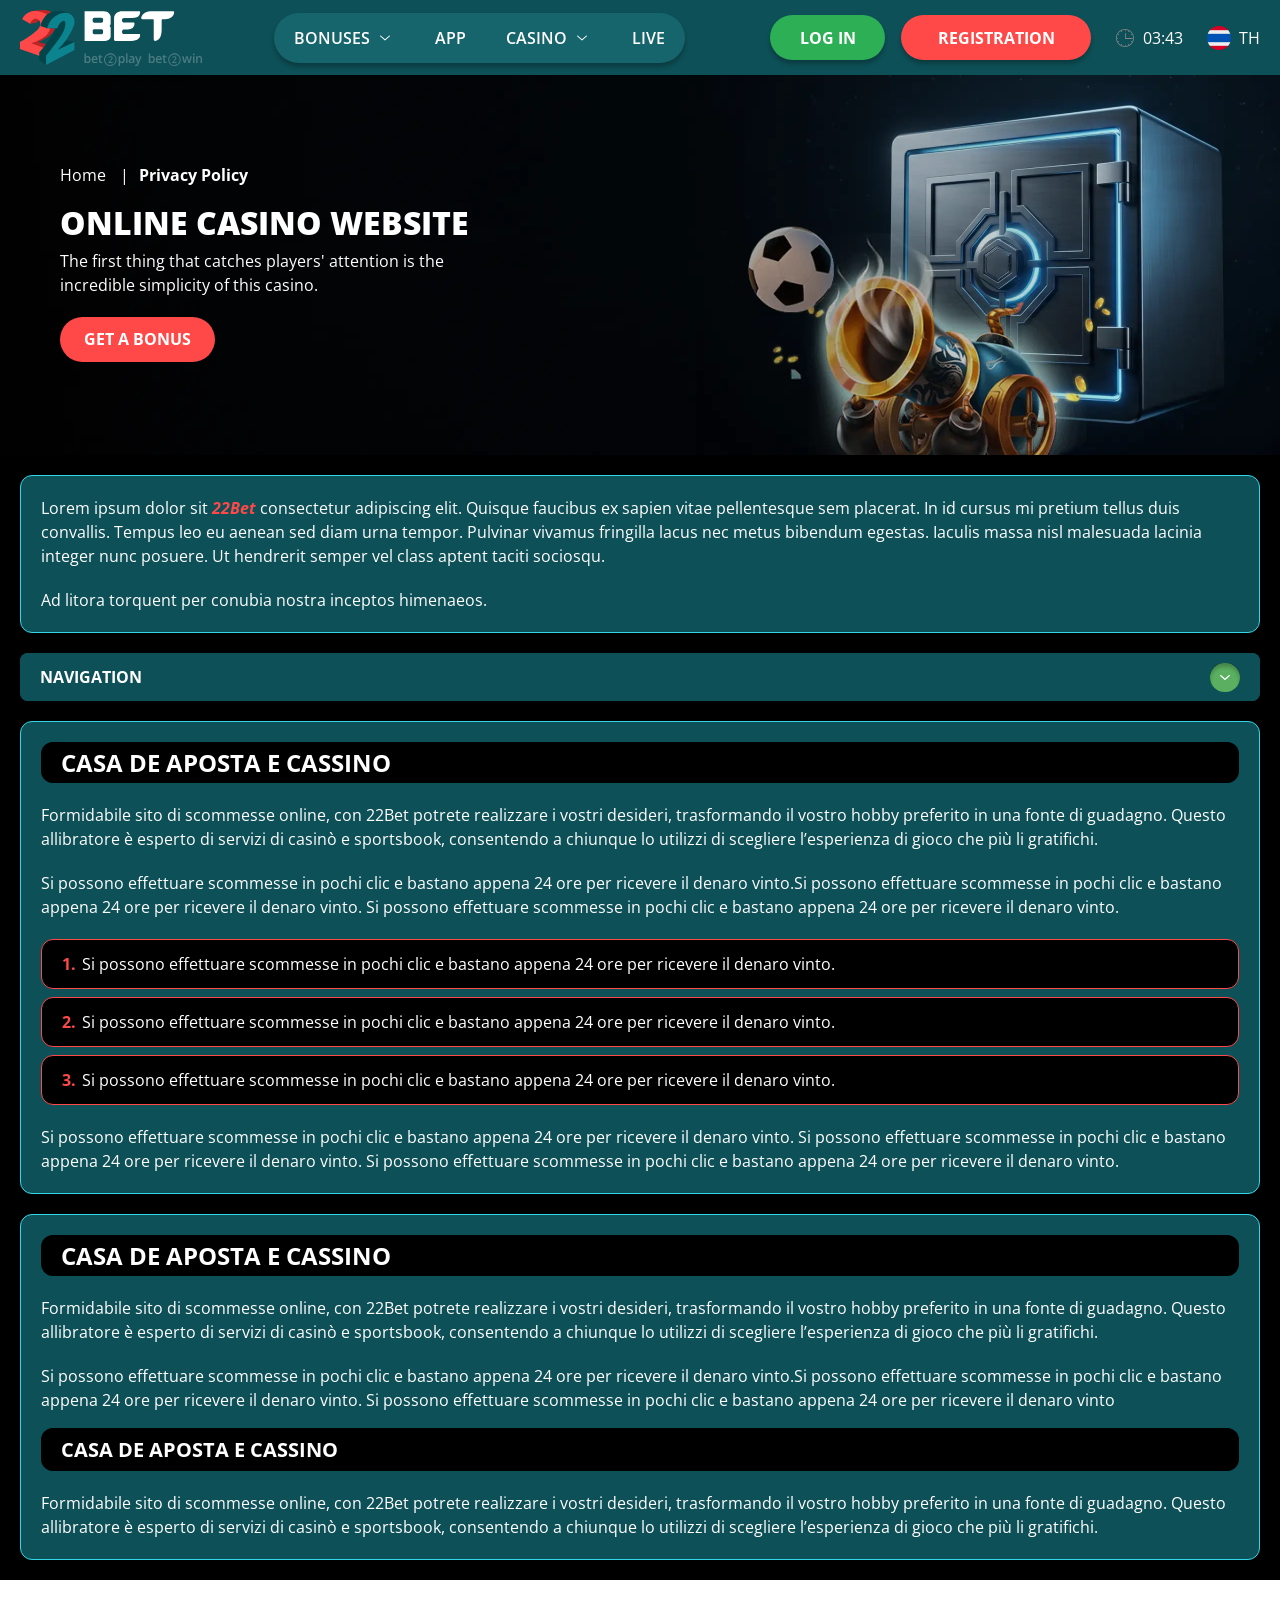
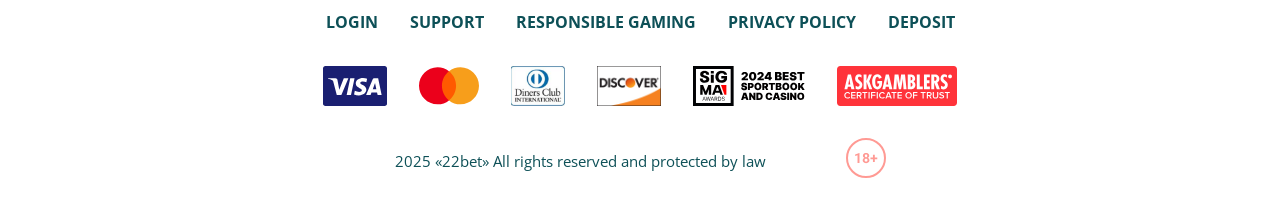
<file: policy.html>
<!DOCTYPE html>
<html lang="th">
  <head>
    <meta charset="UTF-8" />
   
    <meta name="viewport" content="width=device-width, initial-scale=1.0" />
    <title>22Bet </title>
    <meta name="description" content />
    <meta property="og:site_name" content />
    <meta property="og:title" content />
    <meta property="og:type" content="website" />
    <meta property="og:url" content />
    <meta property="og:image" content />
    <meta property="og:image:alt" content />
    <meta property="og:locale" content="th" />
    <meta property="og:description" content />
    <link rel="preconnect" href="https://fonts.googleapis.com" />
    <link rel="preconnect" href="https://fonts.gstatic.com" crossorigin="anonymous" />
   <link href="https://fonts.googleapis.com/css2?family=Open+Sans:ital,wght@0,300..800;1,300..800&display=swap" rel="stylesheet">
<link href="https://fonts.googleapis.com/css?family=Roboto+Condensed&display=swap" rel="stylesheet">

   <link rel="stylesheet" href="./css/reset.css" />
    <link rel="stylesheet" href="./css/main.css" />
    <link rel="stylesheet" href="./css/media.css"/>
    <link rel="icon" href="./images/Group.png" type="image/x-icon"/>
    <script
    src="https://code.jquery.com/jquery-3.6.1.min.js"
    integrity="sha256-o88AwQnZB+VDvE9tvIXrMQaPlFFSUTR+nldQm1LuPXQ="
    crossorigin="anonymous"
  ></script>
  </head>
  <body>
    <header class="header">
      <section class="content header__content">
        <a href="./index.html" class="logo header__logo"
          ><img src="./images/logo.svg" alt="logo" title
        /></a>
        <button class="header__btn-menu" >
          <svg width="16px" height="16px" viewBox="0 0 16 16" xmlns="http://www.w3.org/2000/svg">
              <rect y="0" width="16" height="3" rx="1.5"></rect>
              <rect y="6.5" width="16" height="3" rx="1.5"></rect>
              <rect y="13" width="16" height="3" rx="1.5"></rect>
            </svg>
        </button>

          <nav class="menu header__menu">
            <ul class="header__menu-list">
                
              <li class="">
              <div class="header__menu-wrapper">
                <div class="js-button-expander js-button-expander--menu" >
                <a href="./bonus.html" >
                <span>Bonuses</span>
              </a>
              </div>
              <div class="header__menu-wrap js-expand-content js-expand-content--menu">
                <ul >
                  <li>
                    <a href="./freeSpins.html">
                    <span>Free Spins</span>
                  </a></li>
                  <li><a href="./promoCode.html">
                    <span>Promo Code</span>
                  </a>
                </li>
                  <li><a href="./welcomeBonus.html">
                    <span>Welcome Bonus</span>
                  </a>
                </li>
                <li><a href="./vip.html">
                    <span>VIP</span>
                  </a>
                </li>
                </ul>
              </div>
              </div>
               <a href="./bonus.html" class="header__menu-item">
                <span>Bonuses</span>
              </a>
            </li>
              <li>
                <a href="./app.html">
                 App
                </a>
              </li>
              
              <li class="">
              <div class="header__menu-wrapper">
                <div class="js-button-expander js-button-expander--menu" >
                <a href="./casino.html" >
                <span> Casino</span>
              </a>
              </div>
              <div class="header__menu-wrap js-expand-content js-expand-content--menu">
                <ul >
                  <li>
                    <a href="./slots.html">
                    <span>Slots</span>
                  </a></li>
                 
                </ul>
              </div>
              </div>
               <a href="./casino.html" class="header__menu-item">
                <span>Casino</span>
              </a>
            </li>
               <li>
                <a href="./live.html">
               Live
                </a>
              </li>
              <li>
                    <a href="./freeSpins.html">
                    <span>Free Spins</span>
                  </a></li>
                  <li><a href="./promoCode.html">
                    <span>Promo Code</span>
                  </a>
                </li>
                  <li><a href="./welcomeBonus.html">
                    <span>Welcome Bonus</span>
                  </a>
                </li>
                <li><a href="./vip.html">
                    <span>VIP</span>
                  </a>
                </li>
             <li>
                    <a href="./slots.html">
                    <span>Slots</span>
                  </a></li>
             
             
            </ul>
            <div class="header__button header__button-menu " >
              <a href="#" class="button  button__login-menu">log in</a>
              <a href="#" class="button button__menu">registration</a>
            </div>
           
          </nav>
            <a href="#" class="button button__login">log in</a>
            <a href="#" class="button button__singup">registration</a>
            <div id="clock" class="header__time">00:00</div>
            <a href="#" class="header__flag">
                <span><img src="./images/flag.png" alt="flag" title /></span>
                <span>th</span>
              </a>
      </section>
    </header>
     <main class="main home main-page">
        <section class=" hero hero__page">
           
            <div class="background  ">
              <img src="./images/layout-images/bg-policy.webp" alt="hero" title />
              
            </div>
            <div class="hero__wrapper hero__wrapper-page">
              <div class="hero__data hero__data-bonus">
                <ul
                class="breadcrumbs "
                
              >
                <li
                  
                >
                  <a href="/" >
                    <span >Home</span></a
                  >
                 
                </li>
                <li
                  
                >
                  <a href="#" > <span >Privacy Policy</span></a>
                 
                </li>
              </ul>
                <h1 class="title general hero__title">
                  Online Casino Website
                </h1>
                 <p class="hero__text">The first thing that catches players' attention is the incredible simplicity of this casino.</p>
               
                <a href="#" class="button  hero__button ">Get a Bonus</a>
               
              </div>
             
            </div>
          </section>
      <section class="main__wrap main__wrap-page">
       
       <section class="content__wrapper content__wrapper-page">

         
        
       
          <section class="content article">
            <p>
             Lorem ipsum dolor sit <a href="#">22Bet</a> consectetur adipiscing elit. Quisque faucibus ex sapien vitae pellentesque sem placerat. In id cursus mi pretium tellus duis convallis. Tempus leo eu aenean sed diam urna tempor. Pulvinar vivamus fringilla lacus nec metus bibendum egestas. Iaculis massa nisl malesuada lacinia integer nunc posuere. Ut hendrerit semper vel class aptent taciti sociosqu.
            </p>
            <p>
             Ad litora torquent per conubia nostra inceptos himenaeos.
            </p>
          </section>
        
            <section class="content menu-review__content">
              

            
                <div class="menu__review-desk menu__review-content">Navigation</div>
                <ul class="menu__review menu__review-list">
                  <li><a href="#">Lorem ipsum dolor sit</a></li>
                    <li><a href="#">Amet consectetur adipiscing</a></li>
                      <li><a href="#">Quisque faucibus ex sapien vitae</a></li>
                        <li><a href="#">Ut hendrerit sempero</a></li>
                          <li><a href="#">Pulvinar vivamus fringilla</a></li>
                           <li><a href="#">Ad litora torquent per conubia</a></li>
                         
                          
                </ul>
             
          
          </section>
          
        
          <section class="content article">
            <h2 class="title high article__title">Casa de Aposta e Cassino</h2>
             
            <p>
             Formidabile sito di scommesse online, con 22Bet potrete realizzare i vostri desideri, trasformando il vostro hobby preferito in una fonte di guadagno. Questo allibratore è esperto di servizi di casinò e sportsbook, consentendo a chiunque lo utilizzi di scegliere l’esperienza di gioco che più li gratifichi.
            </p>
            <p>
             Si possono effettuare scommesse in pochi clic e bastano appena 24 ore per ricevere il denaro vinto.Si possono effettuare scommesse in pochi clic e bastano appena 24 ore per ricevere il denaro vinto. Si possono effettuare scommesse in pochi clic e bastano appena 24 ore per ricevere il denaro vinto.
            </p>
           <ol>
              <li>Si possono effettuare scommesse in pochi clic e bastano appena 24 ore per ricevere il denaro vinto.</li>
              <li>Si possono effettuare scommesse in pochi clic e bastano appena 24 ore per ricevere il denaro vinto.</li>
              <li>Si possono effettuare scommesse in pochi clic e bastano appena 24 ore per ricevere il denaro vinto.</li>
            </ol>
            <p>Si possono effettuare scommesse in pochi clic e bastano appena 24 ore per ricevere il denaro vinto. Si possono effettuare scommesse in pochi clic e bastano appena 24 ore per ricevere il denaro vinto. Si possono effettuare scommesse in pochi clic e bastano appena 24 ore per ricevere il denaro vinto.</p>
          </section>
         
         
           <section class="content article">
            <h2 class="title high article__title">Casa de Aposta e Cassino</h2>
            <p>Formidabile sito di scommesse online, con 22Bet potrete realizzare i vostri desideri, trasformando il vostro hobby preferito in una fonte di guadagno. Questo allibratore è esperto di servizi di casinò e sportsbook, consentendo a chiunque lo utilizzi di scegliere l’esperienza di gioco che più li gratifichi.</p>
            <p>Si possono effettuare scommesse in pochi clic e bastano appena 24 ore per ricevere il denaro vinto.Si possono effettuare scommesse in pochi clic e bastano appena 24 ore per ricevere il denaro vinto. Si possono effettuare scommesse in pochi clic e bastano appena 24 ore per ricevere il denaro vinto</p>
            <h3>Casa de Aposta e Cassino</h3>
            <p>Formidabile sito di scommesse online, con 22Bet potrete realizzare i vostri desideri, trasformando il vostro hobby preferito in una fonte di guadagno. Questo allibratore è esperto di servizi di casinò e sportsbook, consentendo a chiunque lo utilizzi di scegliere l’esperienza di gioco che più li gratifichi.</p>
           </section>

        </section> 
      
        <div class=""  onclick="scrollToTop()">
          <button class="main__arrow" id="scrollToTopBtn"></button>
        </div> 
        
      </section>
    </main> 
     <footer class=" footer ">
      <section class="content footer__content">
        <ul class="footer__menu">
         <li><a href="./login.html">Login</a></li>
         <li><a href="./support.html">Support</a></li>
         <li><a href="./responsible.html">Responsible Gaming</a></li>
         <li><a href="./policy.html">Privacy Policy</a></li>
         <li><a href="./deposit.html">Deposit</a></li>
        </ul>
       
          <ul class="footer__cards-list">
           
            <li>
              <a href="#"
                ><img src="./images/visa.svg" alt="cardvisa" title
              /></a>
            </li>
            <li>
              <a href="#"
                ><img
                  src="./images/mastercard.svg"
                  alt="mastercard"
                  title
              /></a>
            </li>
            <li>
                <a href="#"
                  ><img src="./images/diners.svg" alt="diners" title
                /></a>
              </li>
              <li>
                <a href="#"
                  ><img src="./images/discover.svg" alt="discover" title
                /></a>
              </li>
              <li>
                <a href="#"
                  ><img src="./images/sigma.svg" alt="sigma" title
                /></a>
              </li>
              <li>
                <a href="#"
                  ><img src="./images/ask.svg" alt="ask" title
                /></a>
              </li>
            
          </ul>
       
        <div class="footer__wrapp">
          <div class="footer__text">
           
            <p>2025 «22bet» All rights reserved and protected by law

</p>
           
          </div>
          <div class="footer__age">
            <img src="./images/age.svg" alt="age" title />
          </div>
        </div>
      
      </section>
    </footer>
    <script src="./js/arrowUp.js" defer></script>
    <script src="./js/sidebar.js" defer></script>
    <script src="./js/expander.js" defer></script>
    <script src="./js/mobile-menu.js" defer></script>
    <script src="./js/clock.js" defer></script>
  </body>
</html>
</file>
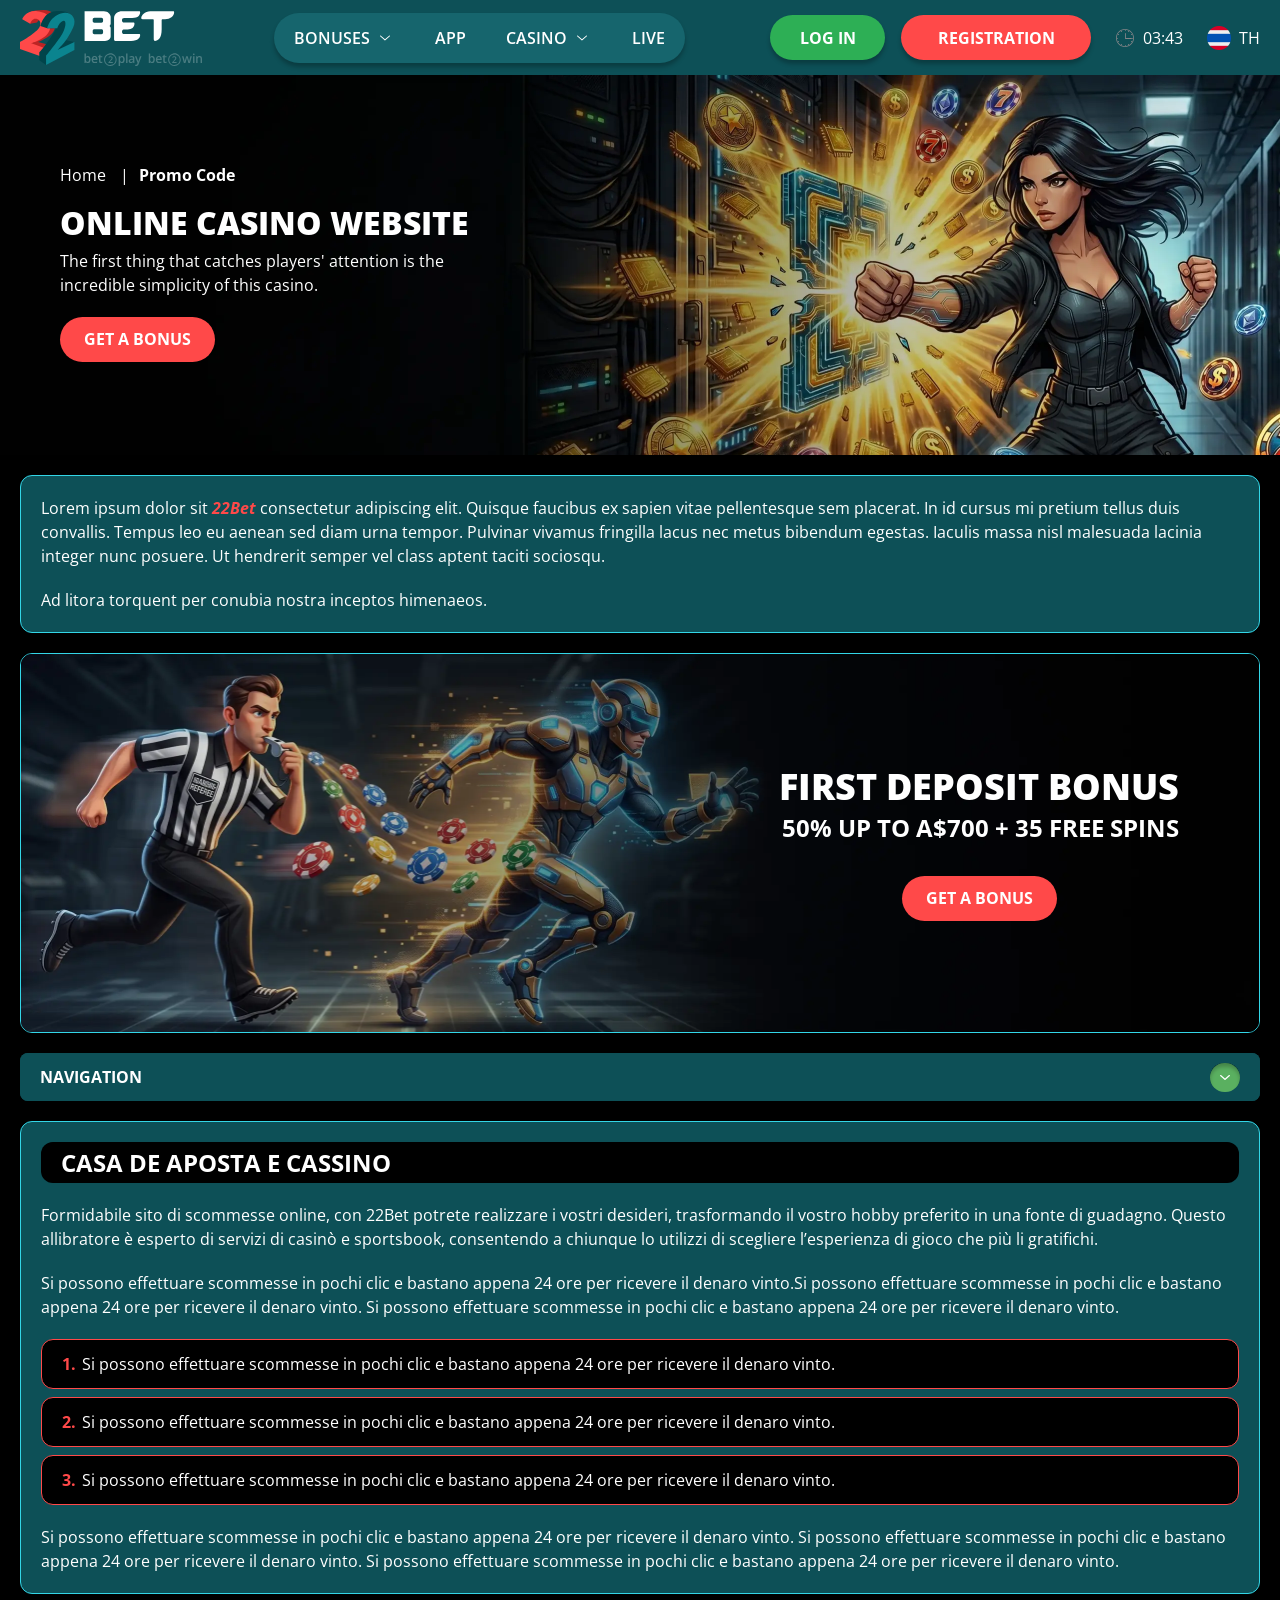
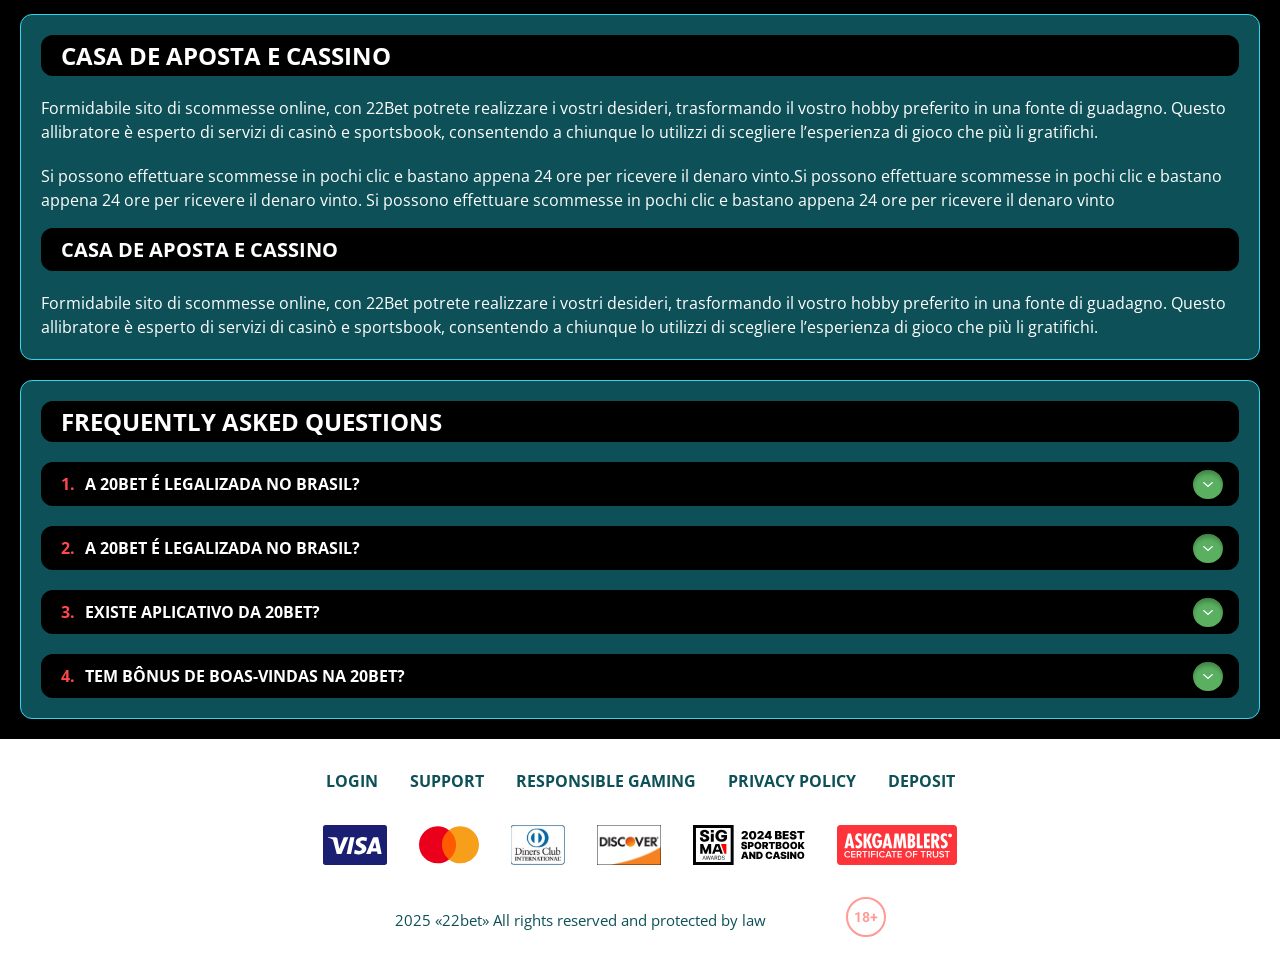
<file: promoCode.html>
<!DOCTYPE html>
<html lang="th">
  <head>
    <meta charset="UTF-8" />
   
    <meta name="viewport" content="width=device-width, initial-scale=1.0" />
    <title>22Bet </title>
    <meta name="description" content />
    <meta property="og:site_name" content />
    <meta property="og:title" content />
    <meta property="og:type" content="website" />
    <meta property="og:url" content />
    <meta property="og:image" content />
    <meta property="og:image:alt" content />
    <meta property="og:locale" content="th" />
    <meta property="og:description" content />
    <link rel="preconnect" href="https://fonts.googleapis.com" />
    <link rel="preconnect" href="https://fonts.gstatic.com" crossorigin="anonymous" />
   <link href="https://fonts.googleapis.com/css2?family=Open+Sans:ital,wght@0,300..800;1,300..800&display=swap" rel="stylesheet">
<link href="https://fonts.googleapis.com/css?family=Roboto+Condensed&display=swap" rel="stylesheet">

   <link rel="stylesheet" href="./css/reset.css" />
    <link rel="stylesheet" href="./css/main.css" />
    <link rel="stylesheet" href="./css/media.css"/>
    <link rel="icon" href="./images/Group.png" type="image/x-icon"/>
    <script
    src="https://code.jquery.com/jquery-3.6.1.min.js"
    integrity="sha256-o88AwQnZB+VDvE9tvIXrMQaPlFFSUTR+nldQm1LuPXQ="
    crossorigin="anonymous"
  ></script>
  </head>
  <body>
    <header class="header">
      <section class="content header__content">
        <a href="./index.html" class="logo header__logo"
          ><img src="./images/logo.svg" alt="logo" title
        /></a>
        <button class="header__btn-menu" >
          <svg width="16px" height="16px" viewBox="0 0 16 16" xmlns="http://www.w3.org/2000/svg">
              <rect y="0" width="16" height="3" rx="1.5"></rect>
              <rect y="6.5" width="16" height="3" rx="1.5"></rect>
              <rect y="13" width="16" height="3" rx="1.5"></rect>
            </svg>
        </button>

          <nav class="menu header__menu">
            <ul class="header__menu-list">
                
              <li class="">
              <div class="header__menu-wrapper">
                <div class="js-button-expander js-button-expander--menu" >
                <a href="./bonus.html" >
                <span>Bonuses</span>
              </a>
              </div>
              <div class="header__menu-wrap js-expand-content js-expand-content--menu">
                <ul >
                  <li>
                    <a href="./freeSpins.html">
                    <span>Free Spins</span>
                  </a></li>
                  <li><a href="./promoCode.html">
                    <span>Promo Code</span>
                  </a>
                </li>
                  <li><a href="./welcomeBonus.html">
                    <span>Welcome Bonus</span>
                  </a>
                </li>
                <li><a href="./vip.html">
                    <span>VIP</span>
                  </a>
                </li>
                </ul>
              </div>
              </div>
               <a href="./bonus.html" class="header__menu-item">
                <span>Bonuses</span>
              </a>
            </li>
              <li>
                <a href="./app.html">
                 App
                </a>
              </li>
              
              <li class="">
              <div class="header__menu-wrapper">
                <div class="js-button-expander js-button-expander--menu" >
                <a href="./casino.html" >
                <span> Casino</span>
              </a>
              </div>
              <div class="header__menu-wrap js-expand-content js-expand-content--menu">
                <ul >
                  <li>
                    <a href="./slots.html">
                    <span>Slots</span>
                  </a></li>
                 
                </ul>
              </div>
              </div>
               <a href="./casino.html" class="header__menu-item">
                <span>Casino</span>
              </a>
            </li>
               <li>
                <a href="./live.html">
               Live
                </a>
              </li>
              <li>
                    <a href="./freeSpins.html">
                    <span>Free Spins</span>
                  </a></li>
                  <li><a href="./promoCode.html">
                    <span>Promo Code</span>
                  </a>
                </li>
                  <li><a href="./welcomeBonus.html">
                    <span>Welcome Bonus</span>
                  </a>
                </li>
                <li><a href="./vip.html">
                    <span>VIP</span>
                  </a>
                </li>
             <li>
                    <a href="./slots.html">
                    <span>Slots</span>
                  </a></li>
             
             
            </ul>
            <div class="header__button header__button-menu " >
              <a href="#" class="button  button__login-menu">log in</a>
              <a href="#" class="button button__menu">registration</a>
            </div>
           
          </nav>
            <a href="#" class="button button__login">log in</a>
            <a href="#" class="button button__singup">registration</a>
            <div id="clock" class="header__time">00:00</div>
            <a href="#" class="header__flag">
                <span><img src="./images/flag.png" alt="flag" title /></span>
                <span>th</span>
              </a>
      </section>
    </header>
     <main class="main home main-page">
        <section class=" hero hero__page">
           
            <div class="background background-page">
              <img src="./images/layout-images/bg-promoCode.webp" alt="hero" title />
              
            </div>
            <div class="hero__wrapper hero__wrapper-page">
              <div class="hero__data hero__data-bonus">
                <ul
                class="breadcrumbs "
                
              >
                <li
                  
                >
                  <a href="/" >
                    <span >Home</span></a
                  >
                 
                </li>
                <li
                  
                >
                  <a href="#" > <span >Promo Code</span></a>
                 
                </li>
              </ul>
                <h1 class="title general hero__title">
                  Online Casino Website
                </h1>
                 <p class="hero__text">The first thing that catches players' attention is the incredible simplicity of this casino.</p>
               
                <a href="#" class="button  hero__button ">Get a Bonus</a>
               
              </div>
             
            </div>
          </section>
      <section class="main__wrap main__wrap-page">
       
       <section class="content__wrapper content__wrapper-page">

         
        
       
          <section class="content article">
            <p>
             Lorem ipsum dolor sit <a href="#">22Bet</a> consectetur adipiscing elit. Quisque faucibus ex sapien vitae pellentesque sem placerat. In id cursus mi pretium tellus duis convallis. Tempus leo eu aenean sed diam urna tempor. Pulvinar vivamus fringilla lacus nec metus bibendum egestas. Iaculis massa nisl malesuada lacinia integer nunc posuere. Ut hendrerit semper vel class aptent taciti sociosqu.
            </p>
            <p>
             Ad litora torquent per conubia nostra inceptos himenaeos.
            </p>
          </section>
         
             
            <section class="content banner banner-main">
            <div class="background banner__background">
              
              <img src="./images/layout-images/banner-promoCode.webp" alt="banner" title />
              
            </div>
            <div class="banner__info">
              
              <h2 class="title high banner__title-main">
                  
               first Deposit Bonus
              </h2>
            <p class="banner__subtitle">50% up to A$700 + 35 Free spins</p>
              <a href="#" class="button banner__button">Get a Bonus</a>
            </div>
          </section>
        
         <section class="content menu-review__content">
              

            
                <div class="menu__review-desk menu__review-content">Navigation</div>
                <ul class="menu__review menu__review-list">
                  <li><a href="#">Lorem ipsum dolor sit</a></li>
                    <li><a href="#">Amet consectetur adipiscing</a></li>
                      <li><a href="#">Quisque faucibus ex sapien vitae</a></li>
                        <li><a href="#">Ut hendrerit sempero</a></li>
                          <li><a href="#">Pulvinar vivamus fringilla</a></li>
                           <li><a href="#">Ad litora torquent per conubia</a></li>
                         
                          
                </ul>
             
          
          </section>
          
        
          <section class="content article">
            <h2 class="title high article__title">Casa de Aposta e Cassino</h2>
             
            <p>
             Formidabile sito di scommesse online, con 22Bet potrete realizzare i vostri desideri, trasformando il vostro hobby preferito in una fonte di guadagno. Questo allibratore è esperto di servizi di casinò e sportsbook, consentendo a chiunque lo utilizzi di scegliere l’esperienza di gioco che più li gratifichi.
            </p>
            <p>
             Si possono effettuare scommesse in pochi clic e bastano appena 24 ore per ricevere il denaro vinto.Si possono effettuare scommesse in pochi clic e bastano appena 24 ore per ricevere il denaro vinto. Si possono effettuare scommesse in pochi clic e bastano appena 24 ore per ricevere il denaro vinto.
            </p>
           <ol>
              <li>Si possono effettuare scommesse in pochi clic e bastano appena 24 ore per ricevere il denaro vinto.</li>
              <li>Si possono effettuare scommesse in pochi clic e bastano appena 24 ore per ricevere il denaro vinto.</li>
              <li>Si possono effettuare scommesse in pochi clic e bastano appena 24 ore per ricevere il denaro vinto.</li>
            </ol>
            <p>Si possono effettuare scommesse in pochi clic e bastano appena 24 ore per ricevere il denaro vinto. Si possono effettuare scommesse in pochi clic e bastano appena 24 ore per ricevere il denaro vinto. Si possono effettuare scommesse in pochi clic e bastano appena 24 ore per ricevere il denaro vinto.</p>
          </section>
         
         
           <section class="content article">
            <h2 class="title high article__title">Casa de Aposta e Cassino</h2>
            <p>Formidabile sito di scommesse online, con 22Bet potrete realizzare i vostri desideri, trasformando il vostro hobby preferito in una fonte di guadagno. Questo allibratore è esperto di servizi di casinò e sportsbook, consentendo a chiunque lo utilizzi di scegliere l’esperienza di gioco che più li gratifichi.</p>
            <p>Si possono effettuare scommesse in pochi clic e bastano appena 24 ore per ricevere il denaro vinto.Si possono effettuare scommesse in pochi clic e bastano appena 24 ore per ricevere il denaro vinto. Si possono effettuare scommesse in pochi clic e bastano appena 24 ore per ricevere il denaro vinto</p>
            <h3>Casa de Aposta e Cassino</h3>
            <p>Formidabile sito di scommesse online, con 22Bet potrete realizzare i vostri desideri, trasformando il vostro hobby preferito in una fonte di guadagno. Questo allibratore è esperto di servizi di casinò e sportsbook, consentendo a chiunque lo utilizzi di scegliere l’esperienza di gioco che più li gratifichi.</p>
           </section>

          <section class="content faq">
            <h2 class="title high faq__title">Frequently Asked Questions</h2>
            <ul class="faq__list " >
              <li class="faq__item"  >
                <h3 class="title medium faq__subtitle js-button-expander js-button-expander--faq"  >A 20Bet é legalizada no Brasil?
                 </h3>
                <div  class="faq__answer js-expand-content js-expand-content--faq" >
                  <p  >
                    Sim, a casa de apostas tem licença emitida por Curaçao, que é reconhecida no Brasil e a permite atuar por aqui.
                  </p>
                </div>
              </li>
              <li class="faq__item"  >
                <h3 class="title medium faq__subtitle js-button-expander js-button-expander--faq"  >A 20Bet é legalizada no Brasil?</h3>
                <div class="faq__answer js-expand-content js-expand-content--faq" >
                  <p  >
                    Sim, a casa de apostas tem licença emitida por Curaçao, que é reconhecida no Brasil e a permite atuar por aqui.
                  </p>
                </div>
              </li> 
              <li class="faq__item"  >
                <h3 class="title medium faq__subtitle js-button-expander js-button-expander--faq"  >Existe aplicativo da 20Bet?</h3>
                <div class="faq__answer js-expand-content js-expand-content--faq" >
                  <p  >
                   Sim, disponível para sistemas operacionais iOS e Android.
                  </p>
                </div>
              </li> 
              <li class="faq__item"  >
                <h3 class="title medium faq__subtitle js-button-expander js-button-expander--faq"  >Tem bônus de boas-vindas na 20Bet?</h3>
                <div class="faq__answer js-expand-content js-expand-content--faq" >
                  <p  >
                   O pacote especial para novos usuários da 20Bet paga 100% sobre o primeiro depósito, com limite de 600 BRL.
                  </p>
                </div>
              </li> 
             
            </ul>
          </section>
          
        </section> 
      
        <div class=""  onclick="scrollToTop()">
          <button class="main__arrow" id="scrollToTopBtn"></button>
        </div> 
        
      </section>
    </main> 
   <footer class=" footer ">
      <section class="content footer__content">
        <ul class="footer__menu">
         <li><a href="./login.html">Login</a></li>
         <li><a href="./support.html">Support</a></li>
         <li><a href="./responsible.html">Responsible Gaming</a></li>
         <li><a href="./policy.html">Privacy Policy</a></li>
         <li><a href="./deposit.html">Deposit</a></li>
        </ul>
       
          <ul class="footer__cards-list">
           
            <li>
              <a href="#"
                ><img src="./images/visa.svg" alt="cardvisa" title
              /></a>
            </li>
            <li>
              <a href="#"
                ><img
                  src="./images/mastercard.svg"
                  alt="mastercard"
                  title
              /></a>
            </li>
            <li>
                <a href="#"
                  ><img src="./images/diners.svg" alt="diners" title
                /></a>
              </li>
              <li>
                <a href="#"
                  ><img src="./images/discover.svg" alt="discover" title
                /></a>
              </li>
              <li>
                <a href="#"
                  ><img src="./images/sigma.svg" alt="sigma" title
                /></a>
              </li>
              <li>
                <a href="#"
                  ><img src="./images/ask.svg" alt="ask" title
                /></a>
              </li>
            
          </ul>
       
        <div class="footer__wrapp">
          <div class="footer__text">
           
            <p>2025 «22bet» All rights reserved and protected by law

</p>
           
          </div>
          <div class="footer__age">
            <img src="./images/age.svg" alt="age" title />
          </div>
        </div>
      
      </section>
    </footer>
    <script src="./js/arrowUp.js" defer></script>
    <script src="./js/sidebar.js" defer></script>
    <script src="./js/expander.js" defer></script>
    <script src="./js/mobile-menu.js" defer></script>
    <script src="./js/clock.js" defer></script>
  </body>
</html>
</file>
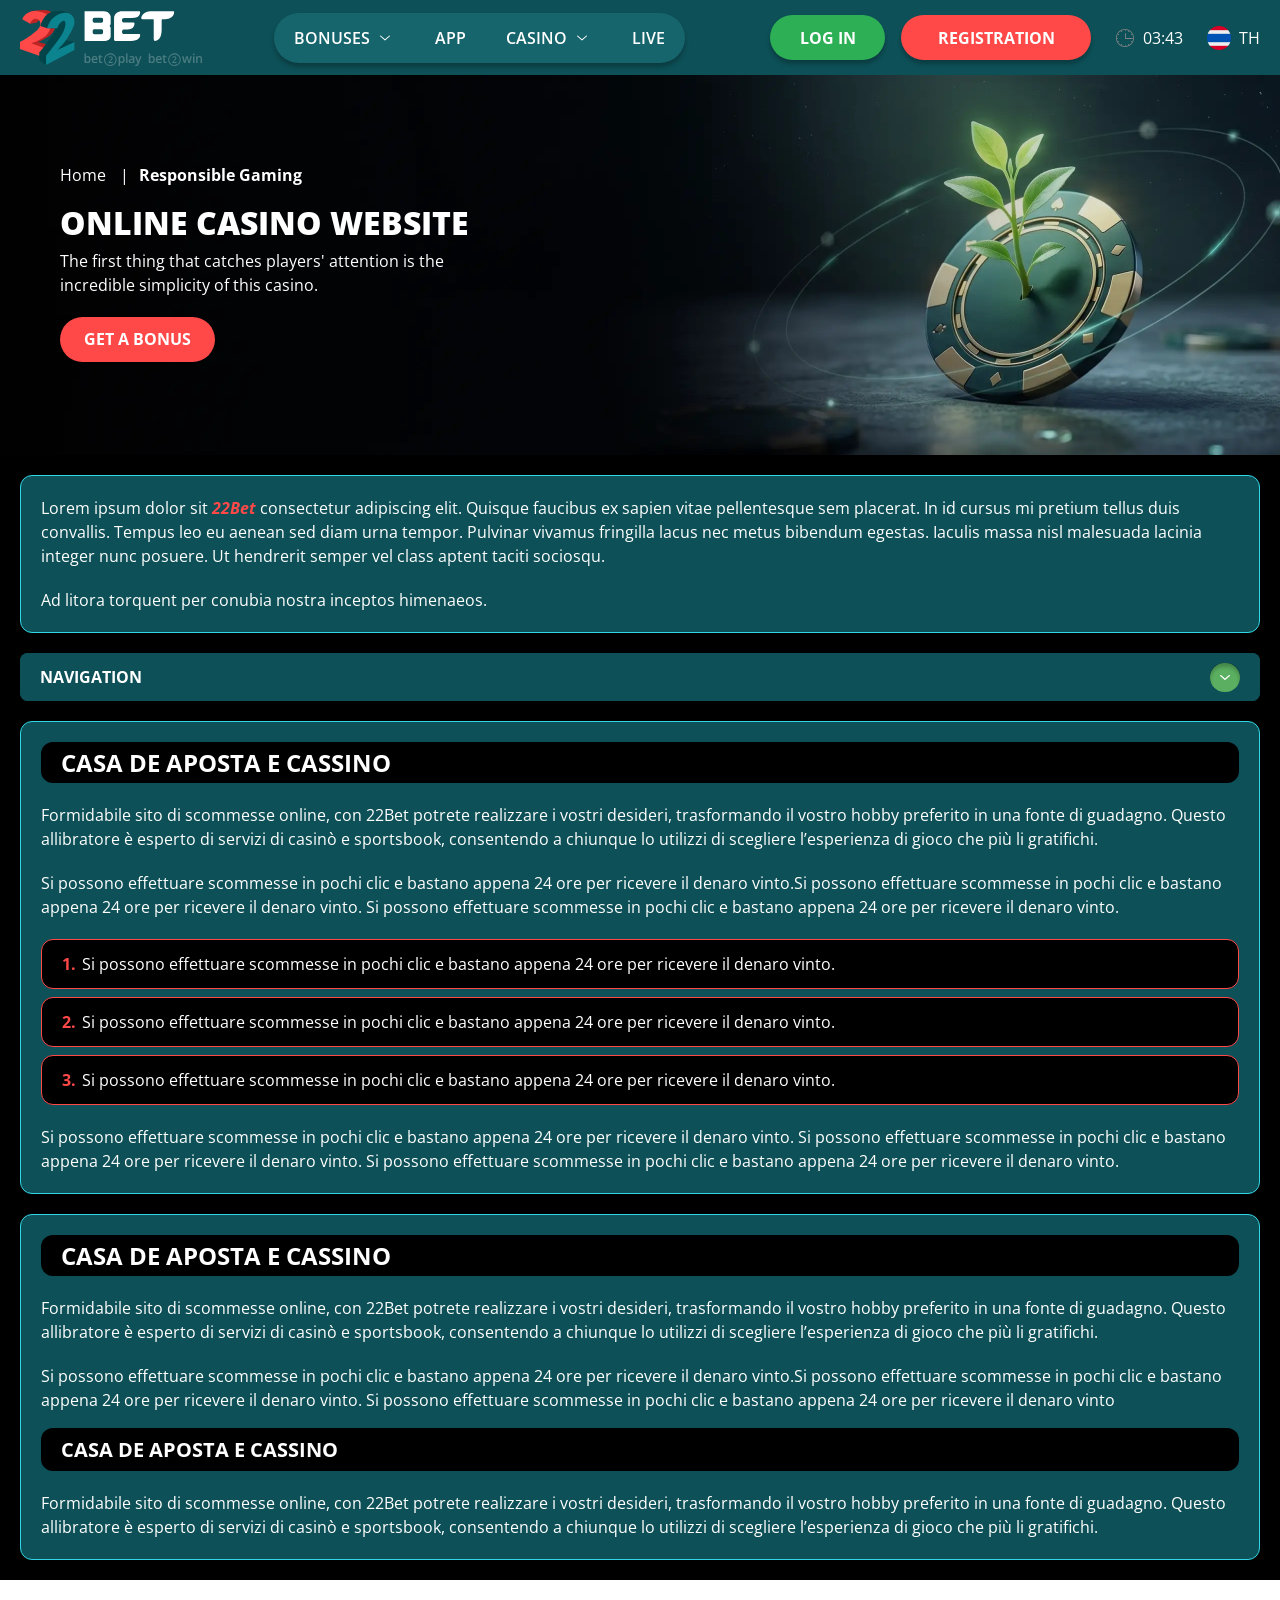
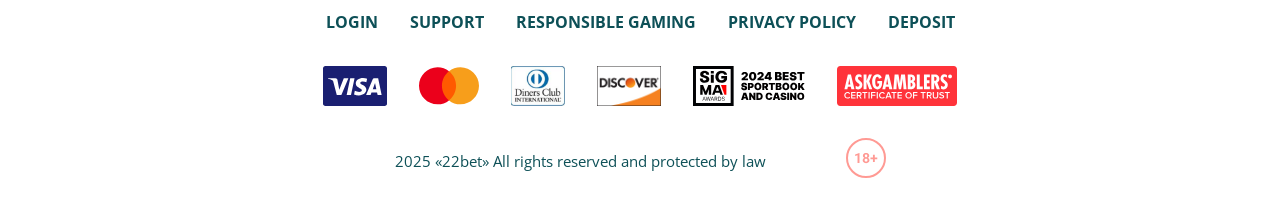
<file: responsible.html>
<!DOCTYPE html>
<html lang="th">
  <head>
    <meta charset="UTF-8" />
   
    <meta name="viewport" content="width=device-width, initial-scale=1.0" />
    <title>22Bet </title>
    <meta name="description" content />
    <meta property="og:site_name" content />
    <meta property="og:title" content />
    <meta property="og:type" content="website" />
    <meta property="og:url" content />
    <meta property="og:image" content />
    <meta property="og:image:alt" content />
    <meta property="og:locale" content="th" />
    <meta property="og:description" content />
    <link rel="preconnect" href="https://fonts.googleapis.com" />
    <link rel="preconnect" href="https://fonts.gstatic.com" crossorigin="anonymous" />
   <link href="https://fonts.googleapis.com/css2?family=Open+Sans:ital,wght@0,300..800;1,300..800&display=swap" rel="stylesheet">
<link href="https://fonts.googleapis.com/css?family=Roboto+Condensed&display=swap" rel="stylesheet">

   <link rel="stylesheet" href="./css/reset.css" />
    <link rel="stylesheet" href="./css/main.css" />
    <link rel="stylesheet" href="./css/media.css"/>
    <link rel="icon" href="./images/Group.png" type="image/x-icon"/>
    <script
    src="https://code.jquery.com/jquery-3.6.1.min.js"
    integrity="sha256-o88AwQnZB+VDvE9tvIXrMQaPlFFSUTR+nldQm1LuPXQ="
    crossorigin="anonymous"
  ></script>
  </head>
  <body>
    <header class="header">
      <section class="content header__content">
        <a href="./index.html" class="logo header__logo"
          ><img src="./images/logo.svg" alt="logo" title
        /></a>
        <button class="header__btn-menu" >
          <svg width="16px" height="16px" viewBox="0 0 16 16" xmlns="http://www.w3.org/2000/svg">
              <rect y="0" width="16" height="3" rx="1.5"></rect>
              <rect y="6.5" width="16" height="3" rx="1.5"></rect>
              <rect y="13" width="16" height="3" rx="1.5"></rect>
            </svg>
        </button>

          <nav class="menu header__menu">
            <ul class="header__menu-list">
                
              <li class="">
              <div class="header__menu-wrapper">
                <div class="js-button-expander js-button-expander--menu" >
                <a href="./bonus.html" >
                <span>Bonuses</span>
              </a>
              </div>
              <div class="header__menu-wrap js-expand-content js-expand-content--menu">
                <ul >
                  <li>
                    <a href="./freeSpins.html">
                    <span>Free Spins</span>
                  </a></li>
                  <li><a href="./promoCode.html">
                    <span>Promo Code</span>
                  </a>
                </li>
                  <li><a href="./welcomeBonus.html">
                    <span>Welcome Bonus</span>
                  </a>
                </li>
                <li><a href="./vip.html">
                    <span>VIP</span>
                  </a>
                </li>
                </ul>
              </div>
              </div>
               <a href="./bonus.html" class="header__menu-item">
                <span>Bonuses</span>
              </a>
            </li>
              <li>
                <a href="./app.html">
                 App
                </a>
              </li>
              
              <li class="">
              <div class="header__menu-wrapper">
                <div class="js-button-expander js-button-expander--menu" >
                <a href="./casino.html" >
                <span> Casino</span>
              </a>
              </div>
              <div class="header__menu-wrap js-expand-content js-expand-content--menu">
                <ul >
                  <li>
                    <a href="./slots.html">
                    <span>Slots</span>
                  </a></li>
                 
                </ul>
              </div>
              </div>
               <a href="./casino.html" class="header__menu-item">
                <span>Casino</span>
              </a>
            </li>
               <li>
                <a href="./live.html">
               Live
                </a>
              </li>
              <li>
                    <a href="./freeSpins.html">
                    <span>Free Spins</span>
                  </a></li>
                  <li><a href="./promoCode.html">
                    <span>Promo Code</span>
                  </a>
                </li>
                  <li><a href="./welcomeBonus.html">
                    <span>Welcome Bonus</span>
                  </a>
                </li>
                <li><a href="./vip.html">
                    <span>VIP</span>
                  </a>
                </li>
             <li>
                    <a href="./slots.html">
                    <span>Slots</span>
                  </a></li>
             
             
            </ul>
            <div class="header__button header__button-menu " >
              <a href="#" class="button  button__login-menu">log in</a>
              <a href="#" class="button button__menu">registration</a>
            </div>
           
          </nav>
            <a href="#" class="button button__login">log in</a>
            <a href="#" class="button button__singup">registration</a>
            <div id="clock" class="header__time">00:00</div>
            <a href="#" class="header__flag">
                <span><img src="./images/flag.png" alt="flag" title /></span>
                <span>th</span>
              </a>
      </section>
    </header>
     <main class="main home main-page">
        <section class=" hero hero__page">
           
            <div class="background ">
              <img src="./images/layout-images/bg-responsible.webp" alt="hero" title />
              
            </div>
            <div class="hero__wrapper hero__wrapper-page">
              <div class="hero__data hero__data-bonus">
                <ul
                class="breadcrumbs "
                
              >
                <li
                  
                >
                  <a href="/" >
                    <span >Home</span></a
                  >
                 
                </li>
                <li
                  
                >
                  <a href="#" > <span >Responsible Gaming</span></a>
                 
                </li>
              </ul>
                <h1 class="title general hero__title">
                  Online Casino Website
                </h1>
                 <p class="hero__text">The first thing that catches players' attention is the incredible simplicity of this casino.</p>
               
                <a href="#" class="button  hero__button ">Get a Bonus</a>
               
              </div>
             
            </div>
          </section>
      <section class="main__wrap main__wrap-page">
       
       <section class="content__wrapper content__wrapper-page">

         
        
       
          <section class="content article">
            <p>
             Lorem ipsum dolor sit <a href="#">22Bet</a> consectetur adipiscing elit. Quisque faucibus ex sapien vitae pellentesque sem placerat. In id cursus mi pretium tellus duis convallis. Tempus leo eu aenean sed diam urna tempor. Pulvinar vivamus fringilla lacus nec metus bibendum egestas. Iaculis massa nisl malesuada lacinia integer nunc posuere. Ut hendrerit semper vel class aptent taciti sociosqu.
            </p>
            <p>
             Ad litora torquent per conubia nostra inceptos himenaeos.
            </p>
          </section>
        
         <section class="content menu-review__content">
              

            
                <div class="menu__review-desk menu__review-content">Navigation</div>
                <ul class="menu__review menu__review-list">
                  <li><a href="#">Lorem ipsum dolor sit</a></li>
                    <li><a href="#">Amet consectetur adipiscing</a></li>
                      <li><a href="#">Quisque faucibus ex sapien vitae</a></li>
                        <li><a href="#">Ut hendrerit sempero</a></li>
                          <li><a href="#">Pulvinar vivamus fringilla</a></li>
                           <li><a href="#">Ad litora torquent per conubia</a></li>
                         
                          
                </ul>
             
          
          </section>
          
          
        
          <section class="content article">
            <h2 class="title high article__title">Casa de Aposta e Cassino</h2>
             
            <p>
             Formidabile sito di scommesse online, con 22Bet potrete realizzare i vostri desideri, trasformando il vostro hobby preferito in una fonte di guadagno. Questo allibratore è esperto di servizi di casinò e sportsbook, consentendo a chiunque lo utilizzi di scegliere l’esperienza di gioco che più li gratifichi.
            </p>
            <p>
             Si possono effettuare scommesse in pochi clic e bastano appena 24 ore per ricevere il denaro vinto.Si possono effettuare scommesse in pochi clic e bastano appena 24 ore per ricevere il denaro vinto. Si possono effettuare scommesse in pochi clic e bastano appena 24 ore per ricevere il denaro vinto.
            </p>
           <ol>
              <li>Si possono effettuare scommesse in pochi clic e bastano appena 24 ore per ricevere il denaro vinto.</li>
              <li>Si possono effettuare scommesse in pochi clic e bastano appena 24 ore per ricevere il denaro vinto.</li>
              <li>Si possono effettuare scommesse in pochi clic e bastano appena 24 ore per ricevere il denaro vinto.</li>
            </ol>
            <p>Si possono effettuare scommesse in pochi clic e bastano appena 24 ore per ricevere il denaro vinto. Si possono effettuare scommesse in pochi clic e bastano appena 24 ore per ricevere il denaro vinto. Si possono effettuare scommesse in pochi clic e bastano appena 24 ore per ricevere il denaro vinto.</p>
          </section>
         
         
           <section class="content article">
            <h2 class="title high article__title">Casa de Aposta e Cassino</h2>
            <p>Formidabile sito di scommesse online, con 22Bet potrete realizzare i vostri desideri, trasformando il vostro hobby preferito in una fonte di guadagno. Questo allibratore è esperto di servizi di casinò e sportsbook, consentendo a chiunque lo utilizzi di scegliere l’esperienza di gioco che più li gratifichi.</p>
            <p>Si possono effettuare scommesse in pochi clic e bastano appena 24 ore per ricevere il denaro vinto.Si possono effettuare scommesse in pochi clic e bastano appena 24 ore per ricevere il denaro vinto. Si possono effettuare scommesse in pochi clic e bastano appena 24 ore per ricevere il denaro vinto</p>
            <h3>Casa de Aposta e Cassino</h3>
            <p>Formidabile sito di scommesse online, con 22Bet potrete realizzare i vostri desideri, trasformando il vostro hobby preferito in una fonte di guadagno. Questo allibratore è esperto di servizi di casinò e sportsbook, consentendo a chiunque lo utilizzi di scegliere l’esperienza di gioco che più li gratifichi.</p>
           </section>

        </section> 
      
        <div class=""  onclick="scrollToTop()">
          <button class="main__arrow" id="scrollToTopBtn"></button>
        </div> 
        
      </section>
    </main> 
     <footer class=" footer ">
      <section class="content footer__content">
        <ul class="footer__menu">
         <li><a href="./login.html">Login</a></li>
         <li><a href="./support.html">Support</a></li>
         <li><a href="./responsible.html">Responsible Gaming</a></li>
         <li><a href="./policy.html">Privacy Policy</a></li>
         <li><a href="./deposit.html">Deposit</a></li>
        </ul>
       
          <ul class="footer__cards-list">
           
            <li>
              <a href="#"
                ><img src="./images/visa.svg" alt="cardvisa" title
              /></a>
            </li>
            <li>
              <a href="#"
                ><img
                  src="./images/mastercard.svg"
                  alt="mastercard"
                  title
              /></a>
            </li>
            <li>
                <a href="#"
                  ><img src="./images/diners.svg" alt="diners" title
                /></a>
              </li>
              <li>
                <a href="#"
                  ><img src="./images/discover.svg" alt="discover" title
                /></a>
              </li>
              <li>
                <a href="#"
                  ><img src="./images/sigma.svg" alt="sigma" title
                /></a>
              </li>
              <li>
                <a href="#"
                  ><img src="./images/ask.svg" alt="ask" title
                /></a>
              </li>
            
          </ul>
       
        <div class="footer__wrapp">
          <div class="footer__text">
           
            <p>2025 «22bet» All rights reserved and protected by law

</p>
           
          </div>
          <div class="footer__age">
            <img src="./images/age.svg" alt="age" title />
          </div>
        </div>
      
      </section>
    </footer>
    <script src="./js/arrowUp.js" defer></script>
    <script src="./js/sidebar.js" defer></script>
    <script src="./js/expander.js" defer></script>
    <script src="./js/mobile-menu.js" defer></script>
    <script src="./js/clock.js" defer></script>
  </body>
</html>
</file>
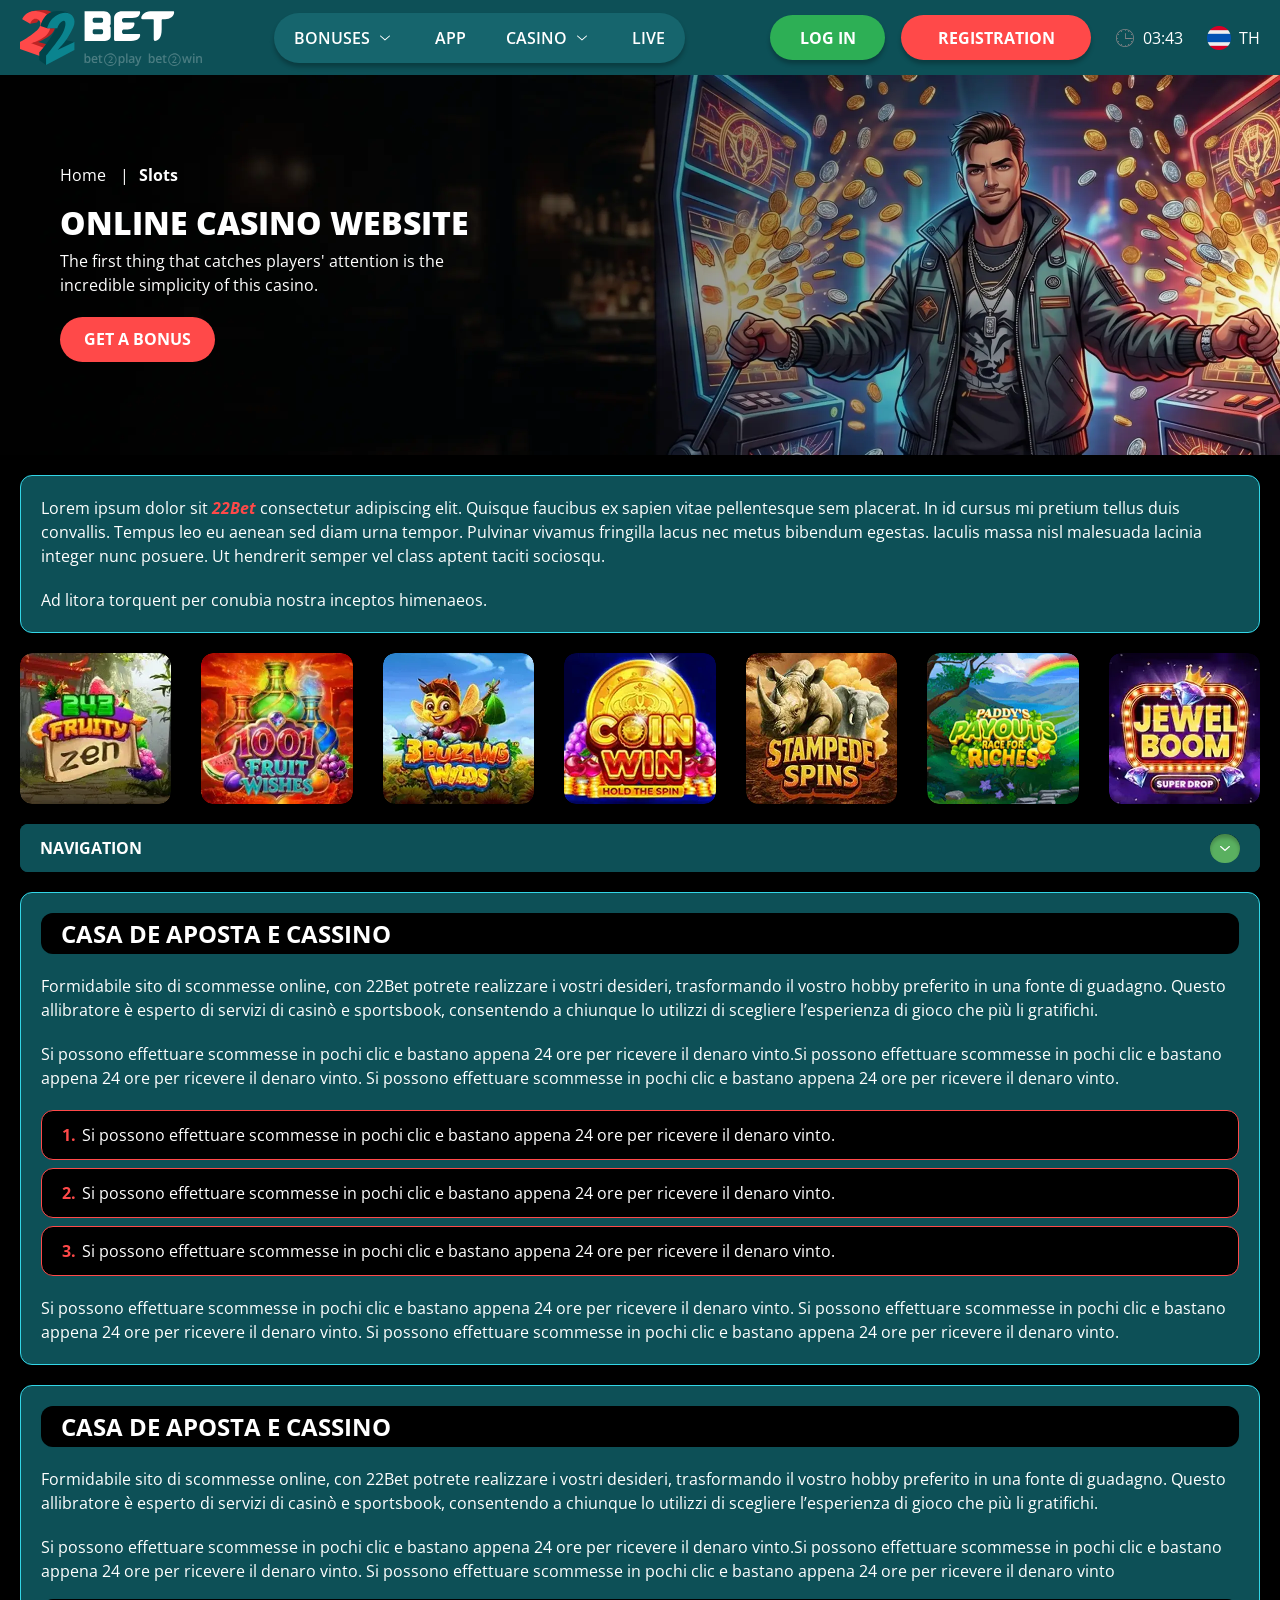
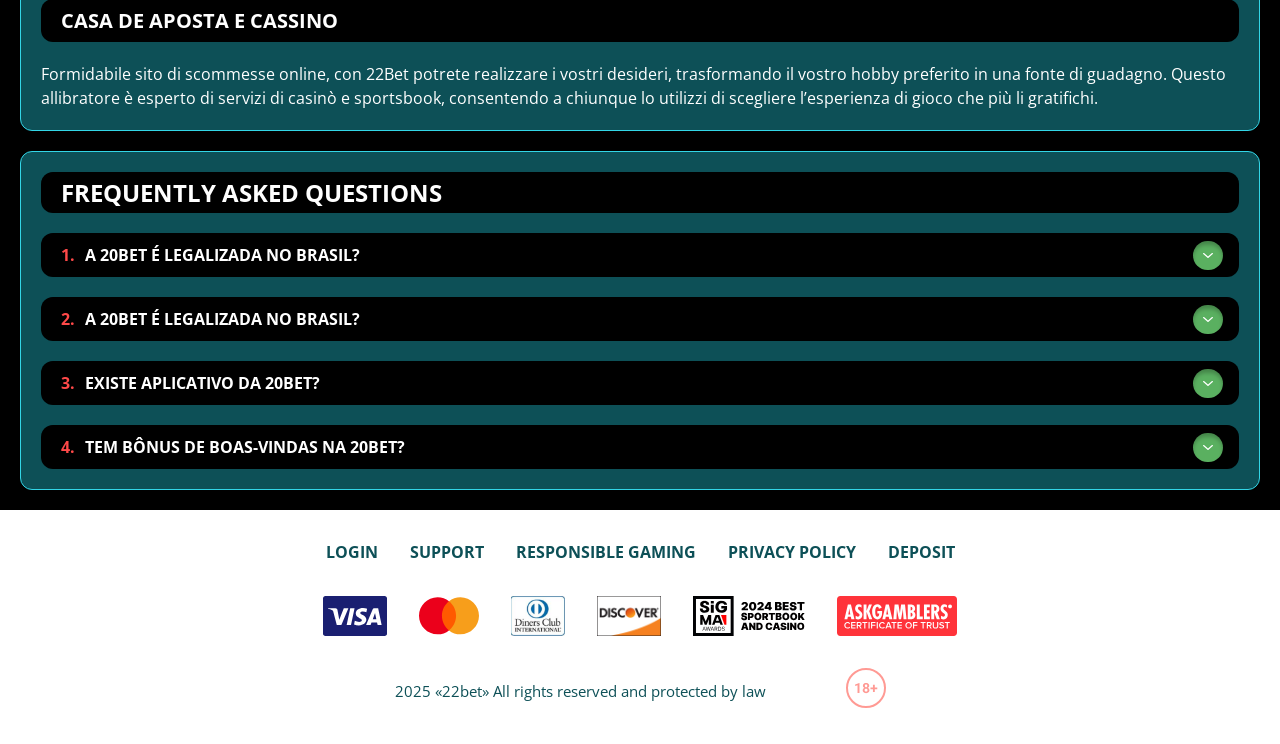
<file: slots.html>
<!DOCTYPE html>
<html lang="th">
  <head>
    <meta charset="UTF-8" />
   
    <meta name="viewport" content="width=device-width, initial-scale=1.0" />
    <title>22Bet </title>
    <meta name="description" content />
    <meta property="og:site_name" content />
    <meta property="og:title" content />
    <meta property="og:type" content="website" />
    <meta property="og:url" content />
    <meta property="og:image" content />
    <meta property="og:image:alt" content />
    <meta property="og:locale" content="th" />
    <meta property="og:description" content />
    <link rel="preconnect" href="https://fonts.googleapis.com" />
    <link rel="preconnect" href="https://fonts.gstatic.com" crossorigin="anonymous" />
   <link href="https://fonts.googleapis.com/css2?family=Open+Sans:ital,wght@0,300..800;1,300..800&display=swap" rel="stylesheet">
<link href="https://fonts.googleapis.com/css?family=Roboto+Condensed&display=swap" rel="stylesheet">

   <link rel="stylesheet" href="./css/reset.css" />
    <link rel="stylesheet" href="./css/main.css" />
    <link rel="stylesheet" href="./css/media.css"/>
    <link rel="icon" href="./images/Group.png" type="image/x-icon"/>
    <script
    src="https://code.jquery.com/jquery-3.6.1.min.js"
    integrity="sha256-o88AwQnZB+VDvE9tvIXrMQaPlFFSUTR+nldQm1LuPXQ="
    crossorigin="anonymous"
  ></script>
  </head>
  <body>
    <header class="header">
      <section class="content header__content">
        <a href="./index.html" class="logo header__logo"
          ><img src="./images/logo.svg" alt="logo" title
        /></a>
        <button class="header__btn-menu" >
          <svg width="16px" height="16px" viewBox="0 0 16 16" xmlns="http://www.w3.org/2000/svg">
              <rect y="0" width="16" height="3" rx="1.5"></rect>
              <rect y="6.5" width="16" height="3" rx="1.5"></rect>
              <rect y="13" width="16" height="3" rx="1.5"></rect>
            </svg>
        </button>

          <nav class="menu header__menu">
            <ul class="header__menu-list">
                
              <li class="">
              <div class="header__menu-wrapper">
                <div class="js-button-expander js-button-expander--menu" >
                <a href="./bonus.html" >
                <span>Bonuses</span>
              </a>
              </div>
              <div class="header__menu-wrap js-expand-content js-expand-content--menu">
                <ul >
                  <li>
                    <a href="./freeSpins.html">
                    <span>Free Spins</span>
                  </a></li>
                  <li><a href="./promoCode.html">
                    <span>Promo Code</span>
                  </a>
                </li>
                  <li><a href="./welcomeBonus.html">
                    <span>Welcome Bonus</span>
                  </a>
                </li>
                <li><a href="./vip.html">
                    <span>VIP</span>
                  </a>
                </li>
                </ul>
              </div>
              </div>
               <a href="./bonus.html" class="header__menu-item">
                <span>Bonuses</span>
              </a>
            </li>
              <li>
                <a href="./app.html">
                 App
                </a>
              </li>
              
              <li class="">
              <div class="header__menu-wrapper">
                <div class="js-button-expander js-button-expander--menu" >
                <a href="./casino.html" >
                <span> Casino</span>
              </a>
              </div>
              <div class="header__menu-wrap js-expand-content js-expand-content--menu">
                <ul >
                  <li>
                    <a href="./slots.html">
                    <span>Slots</span>
                  </a></li>
                 
                </ul>
              </div>
              </div>
               <a href="./casino.html" class="header__menu-item">
                <span>Casino</span>
              </a>
            </li>
               <li>
                <a href="./live.html">
               Live
                </a>
              </li>
              <li>
                    <a href="./freeSpins.html">
                    <span>Free Spins</span>
                  </a></li>
                  <li><a href="./promoCode.html">
                    <span>Promo Code</span>
                  </a>
                </li>
                  <li><a href="./welcomeBonus.html">
                    <span>Welcome Bonus</span>
                  </a>
                </li>
                <li><a href="./vip.html">
                    <span>VIP</span>
                  </a>
                </li>
             <li>
                    <a href="./slots.html">
                    <span>Slots</span>
                  </a></li>
             
             
            </ul>
            <div class="header__button header__button-menu " >
              <a href="#" class="button  button__login-menu">log in</a>
              <a href="#" class="button button__menu">registration</a>
            </div>
           
          </nav>
            <a href="#" class="button button__login">log in</a>
            <a href="#" class="button button__singup">registration</a>
            <div id="clock" class="header__time">00:00</div>
            <a href="#" class="header__flag">
                <span><img src="./images/flag.png" alt="flag" title /></span>
                <span>th</span>
              </a>
      </section>
    </header>
     <main class="main home main-page">
        <section class=" hero hero__page">
           
            <div class="background background-page">
              <img src="./images/slots/bg-slots.webp" alt="hero" title />
              
            </div>
            <div class="hero__wrapper hero__wrapper-page">
              <div class="hero__data hero__data-bonus">
                <ul
                class="breadcrumbs "
                
              >
                <li
                  
                >
                  <a href="/" >
                    <span >Home</span></a
                  >
                 
                </li>
                <li
                  
                >
                  <a href="#" > <span >Slots</span></a>
                 
                </li>
              </ul>
                <h1 class="title general hero__title">
                  Online Casino Website
                </h1>
                 <p class="hero__text">The first thing that catches players' attention is the incredible simplicity of this casino.</p>
               
                <a href="#" class="button  hero__button ">Get a Bonus</a>
               
              </div>
             
            </div>
          </section>
      <section class="main__wrap main__wrap-page">
       
       <section class="content__wrapper content__wrapper-page">

         
        
       
          <section class="content article">
            <p>
             Lorem ipsum dolor sit <a href="#">22Bet</a> consectetur adipiscing elit. Quisque faucibus ex sapien vitae pellentesque sem placerat. In id cursus mi pretium tellus duis convallis. Tempus leo eu aenean sed diam urna tempor. Pulvinar vivamus fringilla lacus nec metus bibendum egestas. Iaculis massa nisl malesuada lacinia integer nunc posuere. Ut hendrerit semper vel class aptent taciti sociosqu.
            </p>
            <p>
             Ad litora torquent per conubia nostra inceptos himenaeos.
            </p>
          </section>
               <section class="content casino">
           
              <ul class="casino__list ">
                <li class="casino__item">
                   <a href="#">
                     <div class="casino__wrapper">
                      <img class="casino__img" src="./images/slots/card-slots1.webp" alt="" title>
                    <div class="casino__hover casino__hover-live">
                        
                        <div class="casino-box">
                            
                        <span href="#" class="button  casino__buttons"><img src="./images/card-button.svg" alt="" title></span>
                        </div>
                    </div>
                    </div>
                    
                   </a>
                </li>
                <li class="casino__item">
                   <a href="#">
                     <div class="casino__wrapper">
                      <img class="casino__img" src="./images/slots/card-slots2.webp" alt="" title>
                    <div class="casino__hover casino__hover-live">
                        
                        <div class="casino-box">
                            
                        <span href="#" class="button  casino__buttons"><img src="./images/card-button.svg" alt="" title></span>
                        </div>
                    </div>
                    </div>
                    
                   </a>
              </li>
              <li class="casino__item">
                 <a href="#">
                     <div class="casino__wrapper">
                      <img class="casino__img" src="./images/slots/card-slots3.webp" alt="" title>
                    <div class="casino__hover casino__hover-live">
                        
                        <div class="casino-box">
                            
                        <span href="#" class="button  casino__buttons"><img src="./images/card-button.svg" alt="" title></span>
                        </div>
                    </div>
                    </div>
                    
                   </a>
            </li>
             <li class="casino__item">
                <a href="#">
                     <div class="casino__wrapper">
                      <img class="casino__img" src="./images/slots/card-slots4.webp" alt="" title>
                    <div class="casino__hover casino__hover-live">
                        
                        <div class="casino-box">
                            
                        <span href="#" class="button  casino__buttons"><img src="./images/card-button.svg" alt="" title></span>
                        </div>
                    </div>
                    </div>
                    
                   </a>
            </li>
             <li class="casino__item">
                <a href="#">
                     <div class="casino__wrapper">
                      <img class="casino__img" src="./images/slots/card-slots5.webp" alt="" title>
                    <div class="casino__hover casino__hover-live">
                        
                        <div class="casino-box">
                            
                        <span href="#" class="button  casino__buttons"><img src="./images/card-button.svg" alt="" title></span>
                        </div>
                    </div>
                    </div>
                    
                   </a>
            </li>
             <li class="casino__item">
                 <a href="#">
                     <div class="casino__wrapper">
                      <img class="casino__img" src="./images/slots/card-slots6.webp" alt="" title>
                    <div class="casino__hover casino__hover-live">
                        
                        <div class="casino-box">
                            
                        <span href="#" class="button  casino__buttons"><img src="./images/card-button.svg" alt="" title></span>
                        </div>
                    </div>
                    </div>
                    
                   </a>
            </li>
             <li class="casino__item">
                <a href="#">
                     <div class="casino__wrapper">
                      <img class="casino__img" src="./images/slots/card-slots7.webp" alt="" title>
                    <div class="casino__hover casino__hover-live">
                        
                        <div class="casino-box">
                            
                        <span href="#" class="button  casino__buttons"><img src="./images/card-button.svg" alt="" title></span>
                        </div>
                    </div>
                    </div>
                    
                   </a>
            </li>
             
           
    
      

              </ul>
         </section>
             
        
        
         <section class="content menu-review__content">
              

            
                <div class="menu__review-desk menu__review-content">Navigation</div>
                <ul class="menu__review menu__review-list">
                  <li><a href="#">Lorem ipsum dolor sit</a></li>
                    <li><a href="#">Amet consectetur adipiscing</a></li>
                      <li><a href="#">Quisque faucibus ex sapien vitae</a></li>
                        <li><a href="#">Ut hendrerit sempero</a></li>
                          <li><a href="#">Pulvinar vivamus fringilla</a></li>
                           <li><a href="#">Ad litora torquent per conubia</a></li>
                         
                          
                </ul>
             
          
          </section>
        
          <section class="content article">
            <h2 class="title high article__title">Casa de Aposta e Cassino</h2>
             
            <p>
             Formidabile sito di scommesse online, con 22Bet potrete realizzare i vostri desideri, trasformando il vostro hobby preferito in una fonte di guadagno. Questo allibratore è esperto di servizi di casinò e sportsbook, consentendo a chiunque lo utilizzi di scegliere l’esperienza di gioco che più li gratifichi.
            </p>
            <p>
             Si possono effettuare scommesse in pochi clic e bastano appena 24 ore per ricevere il denaro vinto.Si possono effettuare scommesse in pochi clic e bastano appena 24 ore per ricevere il denaro vinto. Si possono effettuare scommesse in pochi clic e bastano appena 24 ore per ricevere il denaro vinto.
            </p>
           <ol>
              <li>Si possono effettuare scommesse in pochi clic e bastano appena 24 ore per ricevere il denaro vinto.</li>
              <li>Si possono effettuare scommesse in pochi clic e bastano appena 24 ore per ricevere il denaro vinto.</li>
              <li>Si possono effettuare scommesse in pochi clic e bastano appena 24 ore per ricevere il denaro vinto.</li>
            </ol>
            <p>Si possono effettuare scommesse in pochi clic e bastano appena 24 ore per ricevere il denaro vinto. Si possono effettuare scommesse in pochi clic e bastano appena 24 ore per ricevere il denaro vinto. Si possono effettuare scommesse in pochi clic e bastano appena 24 ore per ricevere il denaro vinto.</p>
          </section>
         
         
           <section class="content article">
            <h2 class="title high article__title">Casa de Aposta e Cassino</h2>
            <p>Formidabile sito di scommesse online, con 22Bet potrete realizzare i vostri desideri, trasformando il vostro hobby preferito in una fonte di guadagno. Questo allibratore è esperto di servizi di casinò e sportsbook, consentendo a chiunque lo utilizzi di scegliere l’esperienza di gioco che più li gratifichi.</p>
            <p>Si possono effettuare scommesse in pochi clic e bastano appena 24 ore per ricevere il denaro vinto.Si possono effettuare scommesse in pochi clic e bastano appena 24 ore per ricevere il denaro vinto. Si possono effettuare scommesse in pochi clic e bastano appena 24 ore per ricevere il denaro vinto</p>
            <h3>Casa de Aposta e Cassino</h3>
            <p>Formidabile sito di scommesse online, con 22Bet potrete realizzare i vostri desideri, trasformando il vostro hobby preferito in una fonte di guadagno. Questo allibratore è esperto di servizi di casinò e sportsbook, consentendo a chiunque lo utilizzi di scegliere l’esperienza di gioco che più li gratifichi.</p>
           </section>

          <section class="content faq">
            <h2 class="title high faq__title">Frequently Asked Questions</h2>
            <ul class="faq__list " >
              <li class="faq__item"  >
                <h3 class="title medium faq__subtitle js-button-expander js-button-expander--faq"  >A 20Bet é legalizada no Brasil?
                 </h3>
                <div  class="faq__answer js-expand-content js-expand-content--faq" >
                  <p  >
                    Sim, a casa de apostas tem licença emitida por Curaçao, que é reconhecida no Brasil e a permite atuar por aqui.
                  </p>
                </div>
              </li>
              <li class="faq__item"  >
                <h3 class="title medium faq__subtitle js-button-expander js-button-expander--faq"  >A 20Bet é legalizada no Brasil?</h3>
                <div class="faq__answer js-expand-content js-expand-content--faq" >
                  <p  >
                    Sim, a casa de apostas tem licença emitida por Curaçao, que é reconhecida no Brasil e a permite atuar por aqui.
                  </p>
                </div>
              </li> 
              <li class="faq__item"  >
                <h3 class="title medium faq__subtitle js-button-expander js-button-expander--faq"  >Existe aplicativo da 20Bet?</h3>
                <div class="faq__answer js-expand-content js-expand-content--faq" >
                  <p  >
                   Sim, disponível para sistemas operacionais iOS e Android.
                  </p>
                </div>
              </li> 
              <li class="faq__item"  >
                <h3 class="title medium faq__subtitle js-button-expander js-button-expander--faq"  >Tem bônus de boas-vindas na 20Bet?</h3>
                <div class="faq__answer js-expand-content js-expand-content--faq" >
                  <p  >
                   O pacote especial para novos usuários da 20Bet paga 100% sobre o primeiro depósito, com limite de 600 BRL.
                  </p>
                </div>
              </li> 
             
            </ul>
          </section>
          
        </section> 
      
        <div class=""  onclick="scrollToTop()">
          <button class="main__arrow" id="scrollToTopBtn"></button>
        </div> 
        
      </section>
    </main> 
      <footer class=" footer ">
      <section class="content footer__content">
        <ul class="footer__menu">
         <li><a href="./login.html">Login</a></li>
         <li><a href="./support.html">Support</a></li>
         <li><a href="./responsible.html">Responsible Gaming</a></li>
         <li><a href="./policy.html">Privacy Policy</a></li>
         <li><a href="./deposit.html">Deposit</a></li>
        </ul>
       
          <ul class="footer__cards-list">
           
            <li>
              <a href="#"
                ><img src="./images/visa.svg" alt="cardvisa" title
              /></a>
            </li>
            <li>
              <a href="#"
                ><img
                  src="./images/mastercard.svg"
                  alt="mastercard"
                  title
              /></a>
            </li>
            <li>
                <a href="#"
                  ><img src="./images/diners.svg" alt="diners" title
                /></a>
              </li>
              <li>
                <a href="#"
                  ><img src="./images/discover.svg" alt="discover" title
                /></a>
              </li>
              <li>
                <a href="#"
                  ><img src="./images/sigma.svg" alt="sigma" title
                /></a>
              </li>
              <li>
                <a href="#"
                  ><img src="./images/ask.svg" alt="ask" title
                /></a>
              </li>
            
          </ul>
       
        <div class="footer__wrapp">
          <div class="footer__text">
           
            <p>2025 «22bet» All rights reserved and protected by law

</p>
           
          </div>
          <div class="footer__age">
            <img src="./images/age.svg" alt="age" title />
          </div>
        </div>
      
      </section>
    </footer>
    <script src="./js/arrowUp.js" defer></script>
    <script src="./js/sidebar.js" defer></script>
    <script src="./js/expander.js" defer></script>
    <script src="./js/mobile-menu.js" defer></script>
    <script src="./js/clock.js" defer></script>
  </body>
</html>
</file>
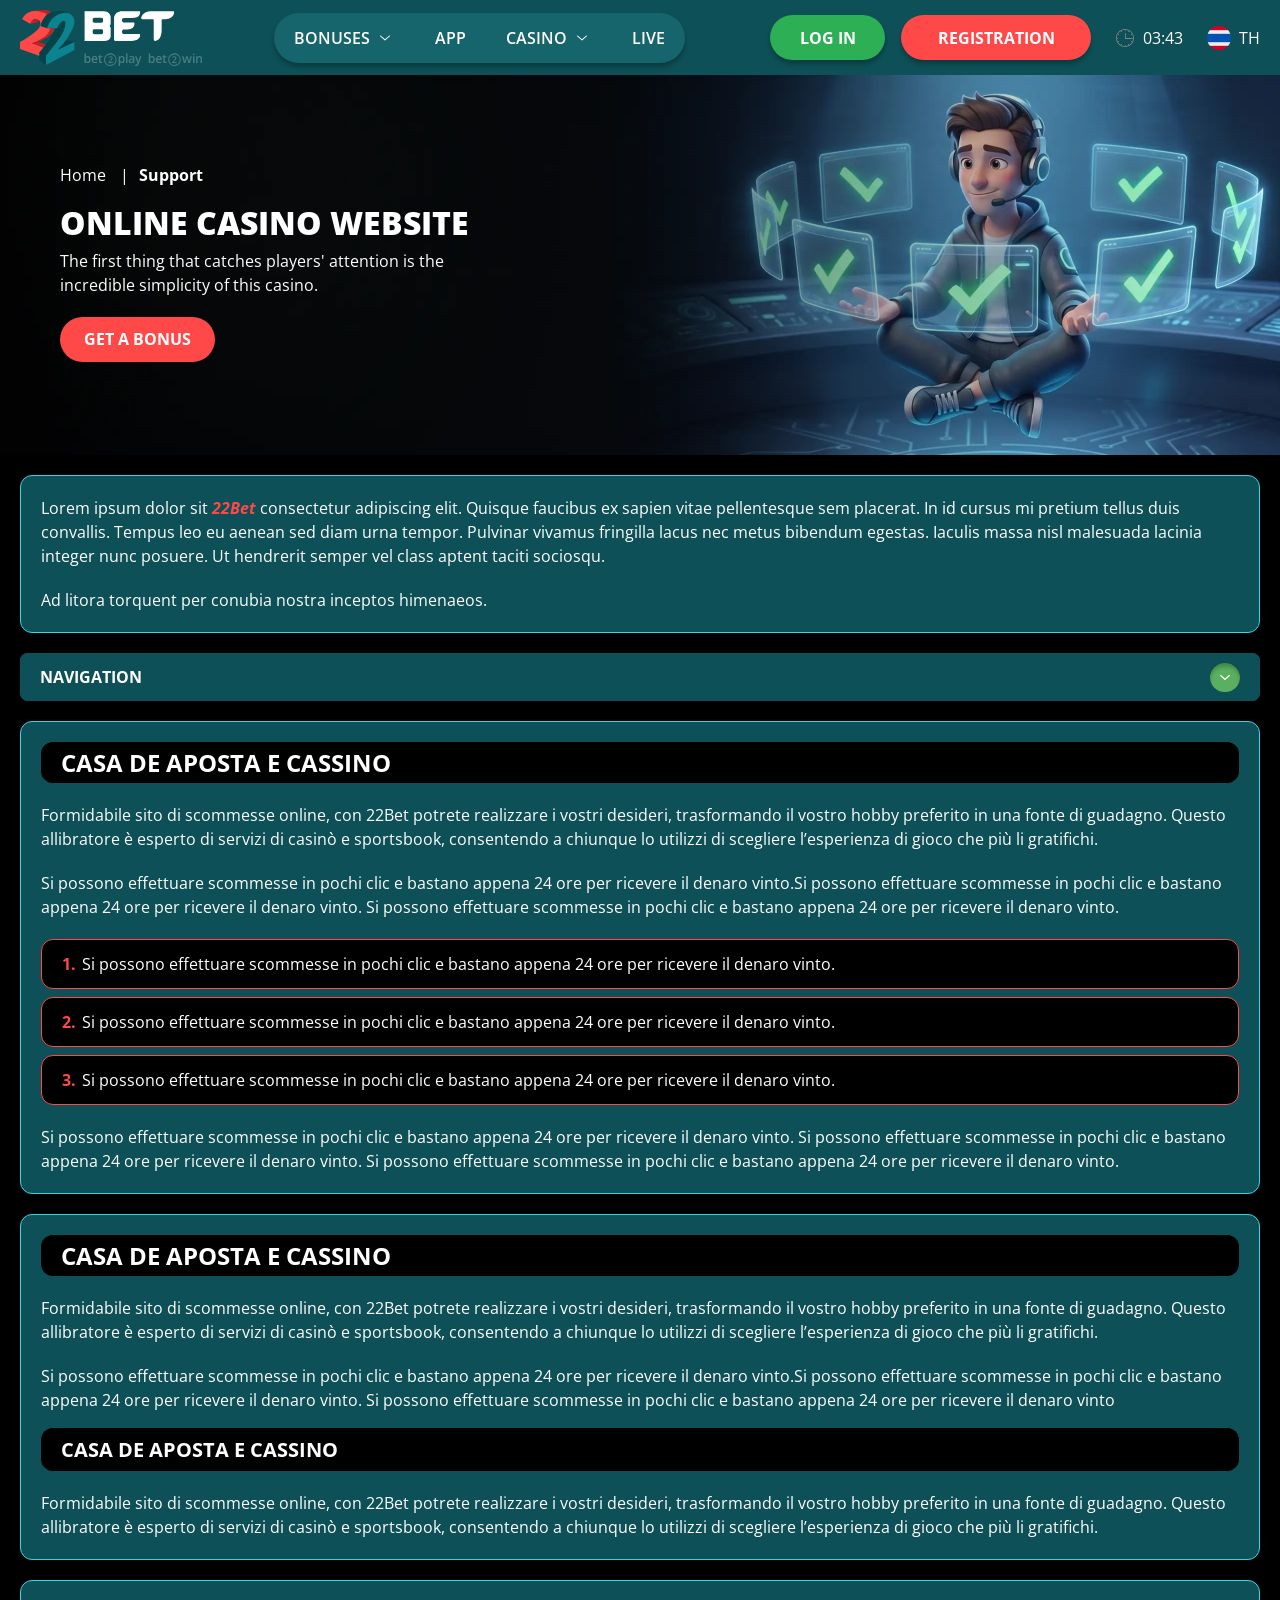
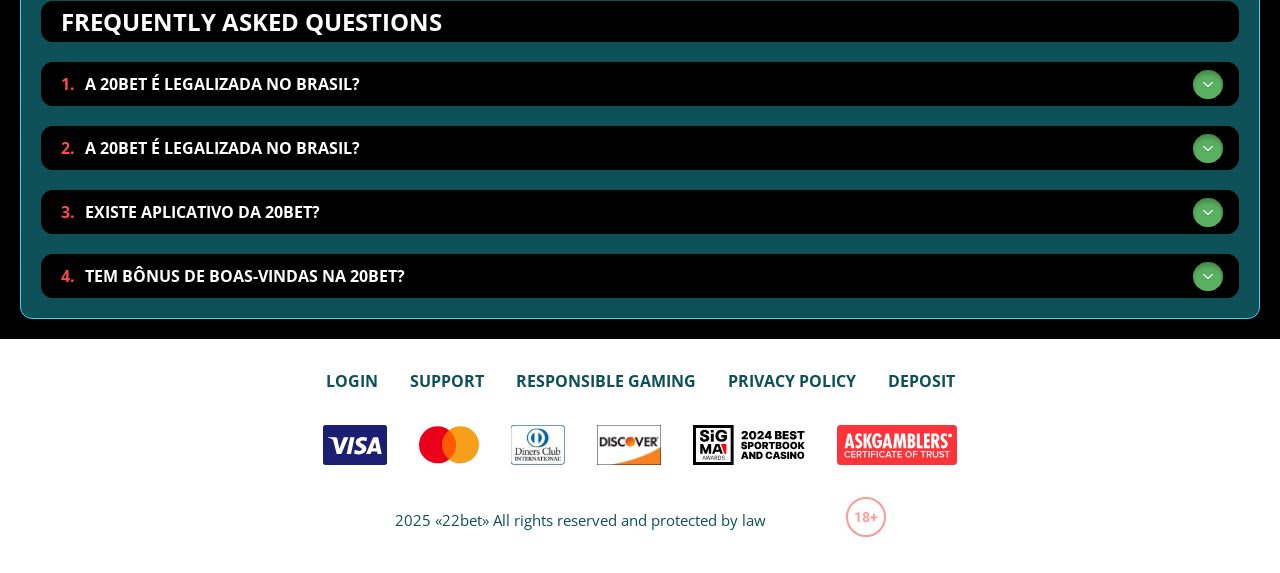
<file: support.html>
<!DOCTYPE html>
<html lang="th">
  <head>
    <meta charset="UTF-8" />
   
    <meta name="viewport" content="width=device-width, initial-scale=1.0" />
    <title>22Bet </title>
    <meta name="description" content />
    <meta property="og:site_name" content />
    <meta property="og:title" content />
    <meta property="og:type" content="website" />
    <meta property="og:url" content />
    <meta property="og:image" content />
    <meta property="og:image:alt" content />
    <meta property="og:locale" content="th" />
    <meta property="og:description" content />
    <link rel="preconnect" href="https://fonts.googleapis.com" />
    <link rel="preconnect" href="https://fonts.gstatic.com" crossorigin="anonymous" />
   <link href="https://fonts.googleapis.com/css2?family=Open+Sans:ital,wght@0,300..800;1,300..800&display=swap" rel="stylesheet">
<link href="https://fonts.googleapis.com/css?family=Roboto+Condensed&display=swap" rel="stylesheet">

   <link rel="stylesheet" href="./css/reset.css" />
    <link rel="stylesheet" href="./css/main.css" />
    <link rel="stylesheet" href="./css/media.css"/>
    <link rel="icon" href="./images/Group.png" type="image/x-icon"/>
    <script
    src="https://code.jquery.com/jquery-3.6.1.min.js"
    integrity="sha256-o88AwQnZB+VDvE9tvIXrMQaPlFFSUTR+nldQm1LuPXQ="
    crossorigin="anonymous"
  ></script>
  </head>
  <body>
    <header class="header">
      <section class="content header__content">
        <a href="./index.html" class="logo header__logo"
          ><img src="./images/logo.svg" alt="logo" title
        /></a>
        <button class="header__btn-menu" >
          <svg width="16px" height="16px" viewBox="0 0 16 16" xmlns="http://www.w3.org/2000/svg">
              <rect y="0" width="16" height="3" rx="1.5"></rect>
              <rect y="6.5" width="16" height="3" rx="1.5"></rect>
              <rect y="13" width="16" height="3" rx="1.5"></rect>
            </svg>
        </button>

          <nav class="menu header__menu">
            <ul class="header__menu-list">
                
              <li class="">
              <div class="header__menu-wrapper">
                <div class="js-button-expander js-button-expander--menu" >
                <a href="./bonus.html" >
                <span>Bonuses</span>
              </a>
              </div>
              <div class="header__menu-wrap js-expand-content js-expand-content--menu">
                <ul >
                  <li>
                    <a href="./freeSpins.html">
                    <span>Free Spins</span>
                  </a></li>
                  <li><a href="./promoCode.html">
                    <span>Promo Code</span>
                  </a>
                </li>
                  <li><a href="./welcomeBonus.html">
                    <span>Welcome Bonus</span>
                  </a>
                </li>
                <li><a href="./vip.html">
                    <span>VIP</span>
                  </a>
                </li>
                </ul>
              </div>
              </div>
               <a href="./bonus.html" class="header__menu-item">
                <span>Bonuses</span>
              </a>
            </li>
              <li>
                <a href="./app.html">
                 App
                </a>
              </li>
              
              <li class="">
              <div class="header__menu-wrapper">
                <div class="js-button-expander js-button-expander--menu" >
                <a href="./casino.html" >
                <span> Casino</span>
              </a>
              </div>
              <div class="header__menu-wrap js-expand-content js-expand-content--menu">
                <ul >
                  <li>
                    <a href="./slots.html">
                    <span>Slots</span>
                  </a></li>
                 
                </ul>
              </div>
              </div>
               <a href="./casino.html" class="header__menu-item">
                <span>Casino</span>
              </a>
            </li>
               <li>
                <a href="./live.html">
               Live
                </a>
              </li>
              <li>
                    <a href="./freeSpins.html">
                    <span>Free Spins</span>
                  </a></li>
                  <li><a href="./promoCode.html">
                    <span>Promo Code</span>
                  </a>
                </li>
                  <li><a href="./welcomeBonus.html">
                    <span>Welcome Bonus</span>
                  </a>
                </li>
                <li><a href="./vip.html">
                    <span>VIP</span>
                  </a>
                </li>
             <li>
                    <a href="./slots.html">
                    <span>Slots</span>
                  </a></li>
             
             
            </ul>
            <div class="header__button header__button-menu " >
              <a href="#" class="button  button__login-menu">log in</a>
              <a href="#" class="button button__menu">registration</a>
            </div>
           
          </nav>
            <a href="#" class="button button__login">log in</a>
            <a href="#" class="button button__singup">registration</a>
            <div id="clock" class="header__time">00:00</div>
            <a href="#" class="header__flag">
                <span><img src="./images/flag.png" alt="flag" title /></span>
                <span>th</span>
              </a>
      </section>
    </header>
     <main class="main home main-page">
        <section class=" hero hero__page">
           
            <div class="background ">
              <img src="./images/layout-images/bg-support.webp" alt="hero" title />
              
            </div>
            <div class="hero__wrapper hero__wrapper-page">
              <div class="hero__data hero__data-bonus">
                <ul
                class="breadcrumbs "
                
              >
                <li
                  
                >
                  <a href="/" >
                    <span >Home</span></a
                  >
                 
                </li>
                <li
                  
                >
                  <a href="#" > <span >Support</span></a>
                 
                </li>
              </ul>
                <h1 class="title general hero__title">
                  Online Casino Website
                </h1>
                 <p class="hero__text">The first thing that catches players' attention is the incredible simplicity of this casino.</p>
               
                <a href="#" class="button  hero__button ">Get a Bonus</a>
               
              </div>
             
            </div>
          </section>
      <section class="main__wrap main__wrap-page">
       
       <section class="content__wrapper content__wrapper-page">

         
        
       
          <section class="content article">
            <p>
             Lorem ipsum dolor sit <a href="#">22Bet</a> consectetur adipiscing elit. Quisque faucibus ex sapien vitae pellentesque sem placerat. In id cursus mi pretium tellus duis convallis. Tempus leo eu aenean sed diam urna tempor. Pulvinar vivamus fringilla lacus nec metus bibendum egestas. Iaculis massa nisl malesuada lacinia integer nunc posuere. Ut hendrerit semper vel class aptent taciti sociosqu.
            </p>
            <p>
             Ad litora torquent per conubia nostra inceptos himenaeos.
            </p>
          </section>
        
        
           <section class="content menu-review__content">
              

            
                <div class="menu__review-desk menu__review-content">Navigation</div>
                <ul class="menu__review menu__review-list">
                  <li><a href="#">Lorem ipsum dolor sit</a></li>
                    <li><a href="#">Amet consectetur adipiscing</a></li>
                      <li><a href="#">Quisque faucibus ex sapien vitae</a></li>
                        <li><a href="#">Ut hendrerit sempero</a></li>
                          <li><a href="#">Pulvinar vivamus fringilla</a></li>
                           <li><a href="#">Ad litora torquent per conubia</a></li>
                         
                          
                </ul>
             
          
          </section>
          
        
          <section class="content article">
            <h2 class="title high article__title">Casa de Aposta e Cassino</h2>
             
            <p>
             Formidabile sito di scommesse online, con 22Bet potrete realizzare i vostri desideri, trasformando il vostro hobby preferito in una fonte di guadagno. Questo allibratore è esperto di servizi di casinò e sportsbook, consentendo a chiunque lo utilizzi di scegliere l’esperienza di gioco che più li gratifichi.
            </p>
            <p>
             Si possono effettuare scommesse in pochi clic e bastano appena 24 ore per ricevere il denaro vinto.Si possono effettuare scommesse in pochi clic e bastano appena 24 ore per ricevere il denaro vinto. Si possono effettuare scommesse in pochi clic e bastano appena 24 ore per ricevere il denaro vinto.
            </p>
           <ol>
              <li>Si possono effettuare scommesse in pochi clic e bastano appena 24 ore per ricevere il denaro vinto.</li>
              <li>Si possono effettuare scommesse in pochi clic e bastano appena 24 ore per ricevere il denaro vinto.</li>
              <li>Si possono effettuare scommesse in pochi clic e bastano appena 24 ore per ricevere il denaro vinto.</li>
            </ol>
            <p>Si possono effettuare scommesse in pochi clic e bastano appena 24 ore per ricevere il denaro vinto. Si possono effettuare scommesse in pochi clic e bastano appena 24 ore per ricevere il denaro vinto. Si possono effettuare scommesse in pochi clic e bastano appena 24 ore per ricevere il denaro vinto.</p>
          </section>
         
         
           <section class="content article">
            <h2 class="title high article__title">Casa de Aposta e Cassino</h2>
            <p>Formidabile sito di scommesse online, con 22Bet potrete realizzare i vostri desideri, trasformando il vostro hobby preferito in una fonte di guadagno. Questo allibratore è esperto di servizi di casinò e sportsbook, consentendo a chiunque lo utilizzi di scegliere l’esperienza di gioco che più li gratifichi.</p>
            <p>Si possono effettuare scommesse in pochi clic e bastano appena 24 ore per ricevere il denaro vinto.Si possono effettuare scommesse in pochi clic e bastano appena 24 ore per ricevere il denaro vinto. Si possono effettuare scommesse in pochi clic e bastano appena 24 ore per ricevere il denaro vinto</p>
            <h3>Casa de Aposta e Cassino</h3>
            <p>Formidabile sito di scommesse online, con 22Bet potrete realizzare i vostri desideri, trasformando il vostro hobby preferito in una fonte di guadagno. Questo allibratore è esperto di servizi di casinò e sportsbook, consentendo a chiunque lo utilizzi di scegliere l’esperienza di gioco che più li gratifichi.</p>
           </section>

          <section class="content faq">
            <h2 class="title high faq__title">Frequently Asked Questions</h2>
            <ul class="faq__list " >
              <li class="faq__item"  >
                <h3 class="title medium faq__subtitle js-button-expander js-button-expander--faq"  >A 20Bet é legalizada no Brasil?
                 </h3>
                <div  class="faq__answer js-expand-content js-expand-content--faq" >
                  <p  >
                    Sim, a casa de apostas tem licença emitida por Curaçao, que é reconhecida no Brasil e a permite atuar por aqui.
                  </p>
                </div>
              </li>
              <li class="faq__item"  >
                <h3 class="title medium faq__subtitle js-button-expander js-button-expander--faq"  >A 20Bet é legalizada no Brasil?</h3>
                <div class="faq__answer js-expand-content js-expand-content--faq" >
                  <p  >
                    Sim, a casa de apostas tem licença emitida por Curaçao, que é reconhecida no Brasil e a permite atuar por aqui.
                  </p>
                </div>
              </li> 
              <li class="faq__item"  >
                <h3 class="title medium faq__subtitle js-button-expander js-button-expander--faq"  >Existe aplicativo da 20Bet?</h3>
                <div class="faq__answer js-expand-content js-expand-content--faq" >
                  <p  >
                   Sim, disponível para sistemas operacionais iOS e Android.
                  </p>
                </div>
              </li> 
              <li class="faq__item"  >
                <h3 class="title medium faq__subtitle js-button-expander js-button-expander--faq"  >Tem bônus de boas-vindas na 20Bet?</h3>
                <div class="faq__answer js-expand-content js-expand-content--faq" >
                  <p  >
                   O pacote especial para novos usuários da 20Bet paga 100% sobre o primeiro depósito, com limite de 600 BRL.
                  </p>
                </div>
              </li> 
             
            </ul>
          </section>
          
        </section> 
      
        <div class=""  onclick="scrollToTop()">
          <button class="main__arrow" id="scrollToTopBtn"></button>
        </div> 
        
      </section>
    </main> 
      <footer class=" footer ">
      <section class="content footer__content">
        <ul class="footer__menu">
         <li><a href="./login.html">Login</a></li>
         <li><a href="./support.html">Support</a></li>
         <li><a href="./responsible.html">Responsible Gaming</a></li>
         <li><a href="./policy.html">Privacy Policy</a></li>
         <li><a href="./deposit.html">Deposit</a></li>
        </ul>
       
          <ul class="footer__cards-list">
           
            <li>
              <a href="#"
                ><img src="./images/visa.svg" alt="cardvisa" title
              /></a>
            </li>
            <li>
              <a href="#"
                ><img
                  src="./images/mastercard.svg"
                  alt="mastercard"
                  title
              /></a>
            </li>
            <li>
                <a href="#"
                  ><img src="./images/diners.svg" alt="diners" title
                /></a>
              </li>
              <li>
                <a href="#"
                  ><img src="./images/discover.svg" alt="discover" title
                /></a>
              </li>
              <li>
                <a href="#"
                  ><img src="./images/sigma.svg" alt="sigma" title
                /></a>
              </li>
              <li>
                <a href="#"
                  ><img src="./images/ask.svg" alt="ask" title
                /></a>
              </li>
            
          </ul>
       
        <div class="footer__wrapp">
          <div class="footer__text">
           
            <p>2025 «22bet» All rights reserved and protected by law

</p>
           
          </div>
          <div class="footer__age">
            <img src="./images/age.svg" alt="age" title />
          </div>
        </div>
      
      </section>
    </footer>
    <script src="./js/arrowUp.js" defer></script>
    <script src="./js/sidebar.js" defer></script>
    <script src="./js/expander.js" defer></script>
    <script src="./js/mobile-menu.js" defer></script>
    <script src="./js/clock.js" defer></script>
  </body>
</html>
</file>
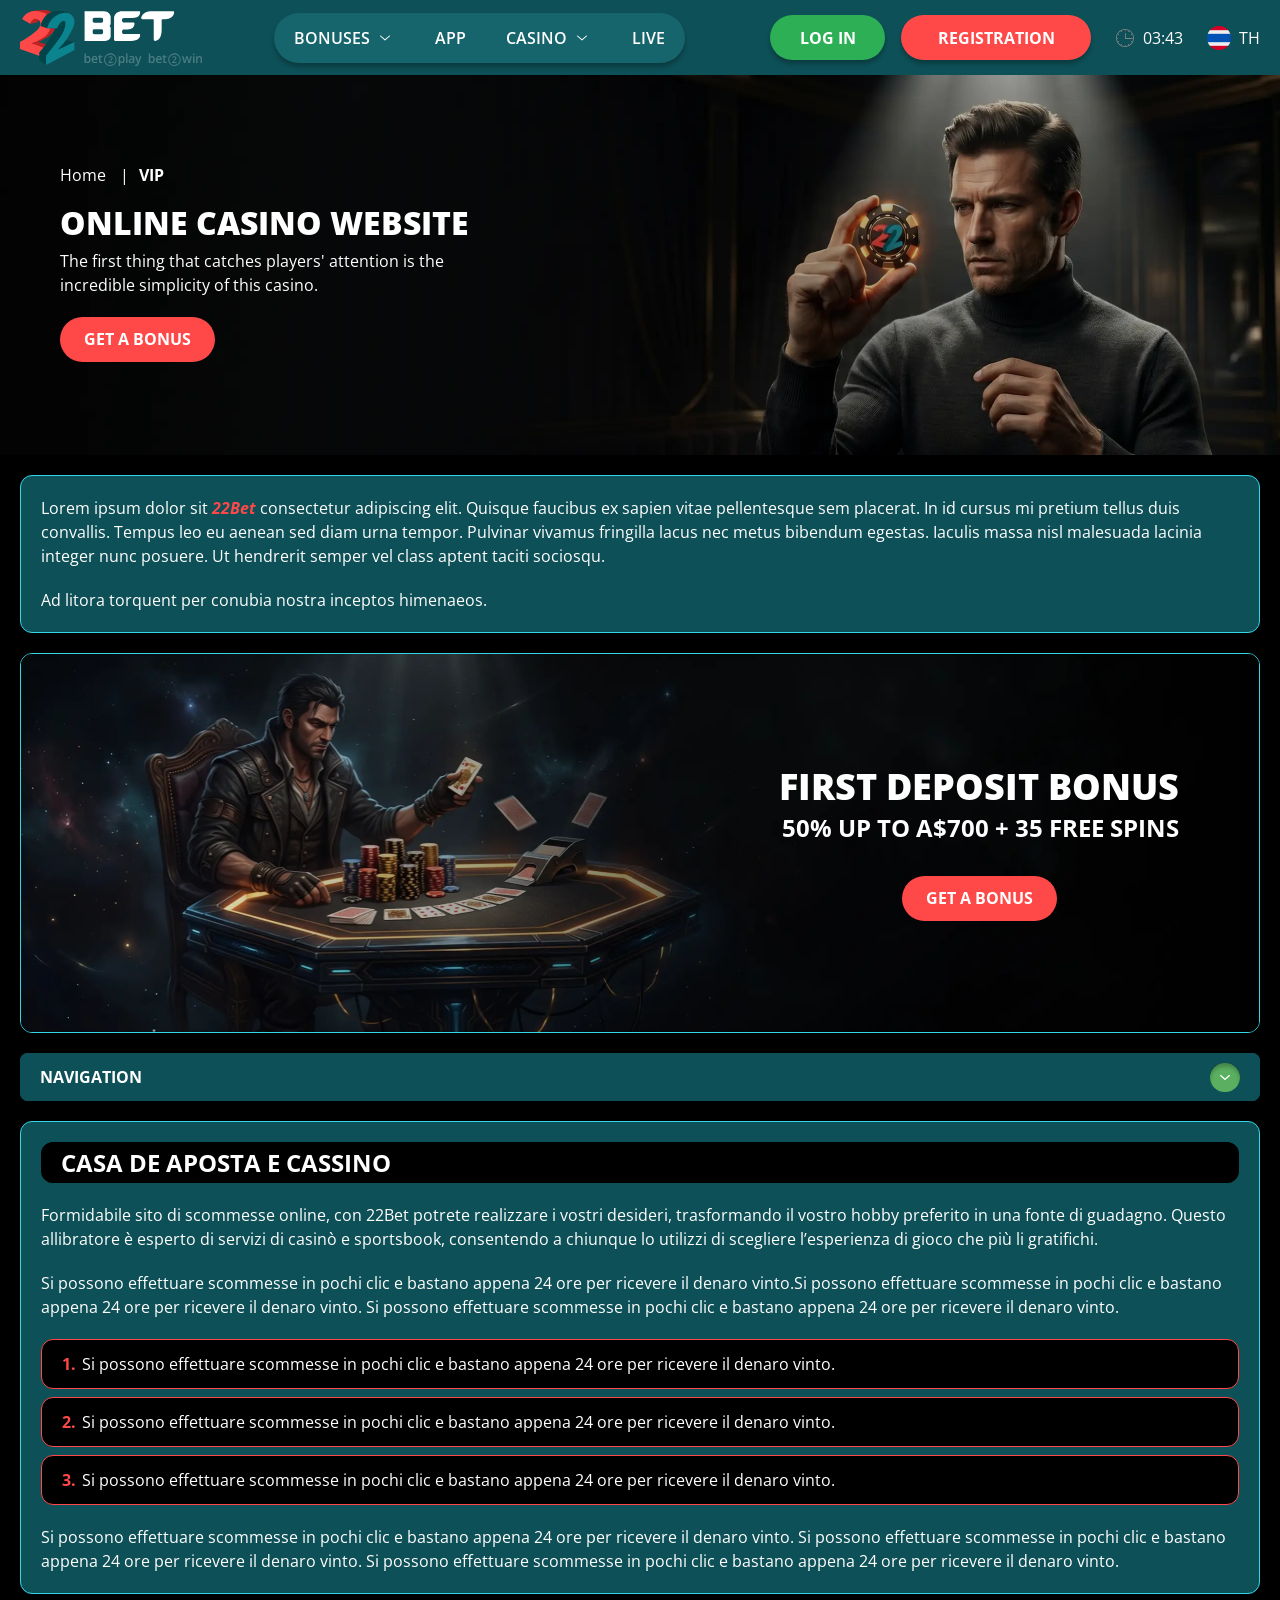
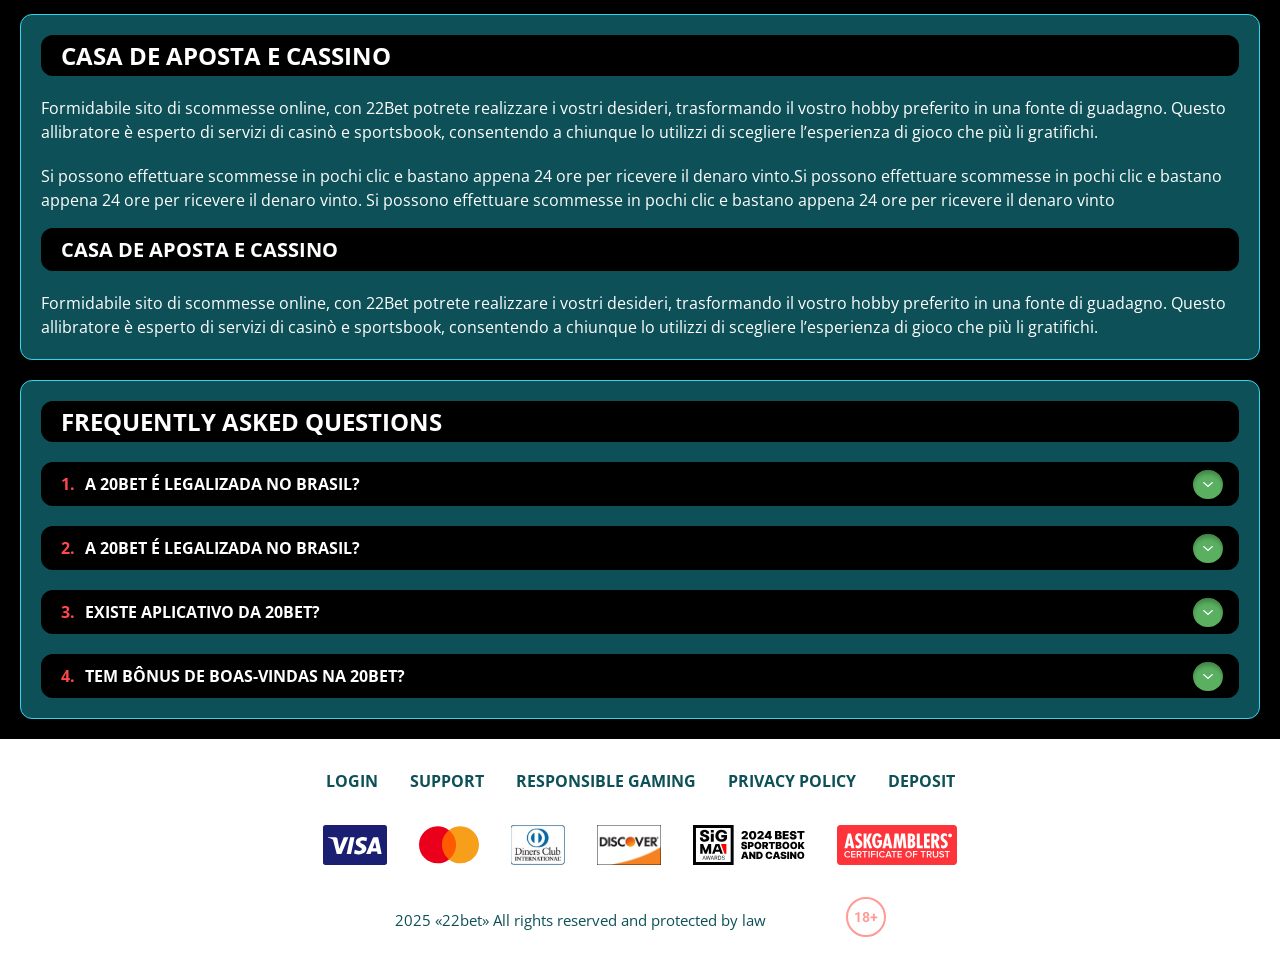
<file: vip.html>
<!DOCTYPE html>
<html lang="th">
  <head>
    <meta charset="UTF-8" />
   
    <meta name="viewport" content="width=device-width, initial-scale=1.0" />
    <title>22Bet </title>
    <meta name="description" content />
    <meta property="og:site_name" content />
    <meta property="og:title" content />
    <meta property="og:type" content="website" />
    <meta property="og:url" content />
    <meta property="og:image" content />
    <meta property="og:image:alt" content />
    <meta property="og:locale" content="th" />
    <meta property="og:description" content />
    <link rel="preconnect" href="https://fonts.googleapis.com" />
    <link rel="preconnect" href="https://fonts.gstatic.com" crossorigin="anonymous" />
   <link href="https://fonts.googleapis.com/css2?family=Open+Sans:ital,wght@0,300..800;1,300..800&display=swap" rel="stylesheet">
<link href="https://fonts.googleapis.com/css?family=Roboto+Condensed&display=swap" rel="stylesheet">

   <link rel="stylesheet" href="./css/reset.css" />
    <link rel="stylesheet" href="./css/main.css" />
    <link rel="stylesheet" href="./css/media.css"/>
    <link rel="icon" href="./images/Group.png" type="image/x-icon"/>
    <script
    src="https://code.jquery.com/jquery-3.6.1.min.js"
    integrity="sha256-o88AwQnZB+VDvE9tvIXrMQaPlFFSUTR+nldQm1LuPXQ="
    crossorigin="anonymous"
  ></script>
  </head>
  <body>
    <header class="header">
      <section class="content header__content">
        <a href="./index.html" class="logo header__logo"
          ><img src="./images/logo.svg" alt="logo" title
        /></a>
        <button class="header__btn-menu" >
          <svg width="16px" height="16px" viewBox="0 0 16 16" xmlns="http://www.w3.org/2000/svg">
              <rect y="0" width="16" height="3" rx="1.5"></rect>
              <rect y="6.5" width="16" height="3" rx="1.5"></rect>
              <rect y="13" width="16" height="3" rx="1.5"></rect>
            </svg>
        </button>

          <nav class="menu header__menu">
            <ul class="header__menu-list">
                
              <li class="">
              <div class="header__menu-wrapper">
                <div class="js-button-expander js-button-expander--menu" >
                <a href="./bonus.html" >
                <span>Bonuses</span>
              </a>
              </div>
              <div class="header__menu-wrap js-expand-content js-expand-content--menu">
                <ul >
                  <li>
                    <a href="./freeSpins.html">
                    <span>Free Spins</span>
                  </a></li>
                  <li><a href="./promoCode.html">
                    <span>Promo Code</span>
                  </a>
                </li>
                  <li><a href="./welcomeBonus.html">
                    <span>Welcome Bonus</span>
                  </a>
                </li>
                <li><a href="./vip.html">
                    <span>VIP</span>
                  </a>
                </li>
                </ul>
              </div>
              </div>
               <a href="./bonus.html" class="header__menu-item">
                <span>Bonuses</span>
              </a>
            </li>
              <li>
                <a href="./app.html">
                 App
                </a>
              </li>
              
              <li class="">
              <div class="header__menu-wrapper">
                <div class="js-button-expander js-button-expander--menu" >
                <a href="./casino.html" >
                <span> Casino</span>
              </a>
              </div>
              <div class="header__menu-wrap js-expand-content js-expand-content--menu">
                <ul >
                  <li>
                    <a href="./slots.html">
                    <span>Slots</span>
                  </a></li>
                 
                </ul>
              </div>
              </div>
               <a href="./casino.html" class="header__menu-item">
                <span>Casino</span>
              </a>
            </li>
               <li>
                <a href="./live.html">
               Live
                </a>
              </li>
              <li>
                    <a href="./freeSpins.html">
                    <span>Free Spins</span>
                  </a></li>
                  <li><a href="./promoCode.html">
                    <span>Promo Code</span>
                  </a>
                </li>
                  <li><a href="./welcomeBonus.html">
                    <span>Welcome Bonus</span>
                  </a>
                </li>
                <li><a href="./vip.html">
                    <span>VIP</span>
                  </a>
                </li>
             <li>
                    <a href="./slots.html">
                    <span>Slots</span>
                  </a></li>
             
             
            </ul>
            <div class="header__button header__button-menu " >
              <a href="#" class="button  button__login-menu">log in</a>
              <a href="#" class="button button__menu">registration</a>
            </div>
           
          </nav>
            <a href="#" class="button button__login">log in</a>
            <a href="#" class="button button__singup">registration</a>
            <div id="clock" class="header__time">00:00</div>
            <a href="#" class="header__flag">
                <span><img src="./images/flag.png" alt="flag" title /></span>
                <span>th</span>
              </a>
      </section>
    </header>
     <main class="main home main-page">
        <section class=" hero hero__page">
           
            <div class="background background-pageVip">
              <img src="./images/layout-images/bg-vip.webp" alt="hero" title />
              
            </div>
            <div class="hero__wrapper hero__wrapper-page">
              <div class="hero__data hero__data-bonus">
                <ul
                class="breadcrumbs "
                
              >
                <li
                  
                >
                  <a href="/" >
                    <span >Home</span></a
                  >
                 
                </li>
                <li
                  
                >
                  <a href="#" > <span >VIP</span></a>
                 
                </li>
              </ul>
                <h1 class="title general hero__title">
                  Online Casino Website
                </h1>
                 <p class="hero__text">The first thing that catches players' attention is the incredible simplicity of this casino.</p>
               
                <a href="#" class="button  hero__button ">Get a Bonus</a>
               
              </div>
             
            </div>
          </section>
      <section class="main__wrap main__wrap-page">
       
       <section class="content__wrapper content__wrapper-page">

         
        
       
          <section class="content article">
            <p>
             Lorem ipsum dolor sit <a href="#">22Bet</a> consectetur adipiscing elit. Quisque faucibus ex sapien vitae pellentesque sem placerat. In id cursus mi pretium tellus duis convallis. Tempus leo eu aenean sed diam urna tempor. Pulvinar vivamus fringilla lacus nec metus bibendum egestas. Iaculis massa nisl malesuada lacinia integer nunc posuere. Ut hendrerit semper vel class aptent taciti sociosqu.
            </p>
            <p>
             Ad litora torquent per conubia nostra inceptos himenaeos.
            </p>
          </section>
         
             
           <section class="content banner banner-main">
            <div class="background ">
              
              <img src="./images/layout-images/banner-vip.webp" alt="banner" title />
              
            </div>
            <div class="banner__info">
              
              <h2 class="title high banner__title-main">
                  
               first Deposit Bonus
              </h2>
            <p class="banner__subtitle">50% up to A$700 + 35 Free spins</p>
              <a href="#" class="button banner__button">Get a Bonus</a>
            </div>
          </section>
          
              <section class="content menu-review__content">
              

            
                <div class="menu__review-desk menu__review-content">Navigation</div>
                <ul class="menu__review menu__review-list">
                  <li><a href="#">Lorem ipsum dolor sit</a></li>
                    <li><a href="#">Amet consectetur adipiscing</a></li>
                      <li><a href="#">Quisque faucibus ex sapien vitae</a></li>
                        <li><a href="#">Ut hendrerit sempero</a></li>
                          <li><a href="#">Pulvinar vivamus fringilla</a></li>
                           <li><a href="#">Ad litora torquent per conubia</a></li>
                         
                          
                </ul>
             
          
          </section>
          
        
          <section class="content article">
            <h2 class="title high article__title">Casa de Aposta e Cassino</h2>
             
            <p>
             Formidabile sito di scommesse online, con 22Bet potrete realizzare i vostri desideri, trasformando il vostro hobby preferito in una fonte di guadagno. Questo allibratore è esperto di servizi di casinò e sportsbook, consentendo a chiunque lo utilizzi di scegliere l’esperienza di gioco che più li gratifichi.
            </p>
            <p>
             Si possono effettuare scommesse in pochi clic e bastano appena 24 ore per ricevere il denaro vinto.Si possono effettuare scommesse in pochi clic e bastano appena 24 ore per ricevere il denaro vinto. Si possono effettuare scommesse in pochi clic e bastano appena 24 ore per ricevere il denaro vinto.
            </p>
           <ol>
              <li>Si possono effettuare scommesse in pochi clic e bastano appena 24 ore per ricevere il denaro vinto.</li>
              <li>Si possono effettuare scommesse in pochi clic e bastano appena 24 ore per ricevere il denaro vinto.</li>
              <li>Si possono effettuare scommesse in pochi clic e bastano appena 24 ore per ricevere il denaro vinto.</li>
            </ol>
            <p>Si possono effettuare scommesse in pochi clic e bastano appena 24 ore per ricevere il denaro vinto. Si possono effettuare scommesse in pochi clic e bastano appena 24 ore per ricevere il denaro vinto. Si possono effettuare scommesse in pochi clic e bastano appena 24 ore per ricevere il denaro vinto.</p>
          </section>
         
         
           <section class="content article">
            <h2 class="title high article__title">Casa de Aposta e Cassino</h2>
            <p>Formidabile sito di scommesse online, con 22Bet potrete realizzare i vostri desideri, trasformando il vostro hobby preferito in una fonte di guadagno. Questo allibratore è esperto di servizi di casinò e sportsbook, consentendo a chiunque lo utilizzi di scegliere l’esperienza di gioco che più li gratifichi.</p>
            <p>Si possono effettuare scommesse in pochi clic e bastano appena 24 ore per ricevere il denaro vinto.Si possono effettuare scommesse in pochi clic e bastano appena 24 ore per ricevere il denaro vinto. Si possono effettuare scommesse in pochi clic e bastano appena 24 ore per ricevere il denaro vinto</p>
            <h3>Casa de Aposta e Cassino</h3>
            <p>Formidabile sito di scommesse online, con 22Bet potrete realizzare i vostri desideri, trasformando il vostro hobby preferito in una fonte di guadagno. Questo allibratore è esperto di servizi di casinò e sportsbook, consentendo a chiunque lo utilizzi di scegliere l’esperienza di gioco che più li gratifichi.</p>
           </section>

          <section class="content faq">
            <h2 class="title high faq__title">Frequently Asked Questions</h2>
            <ul class="faq__list " >
              <li class="faq__item"  >
                <h3 class="title medium faq__subtitle js-button-expander js-button-expander--faq"  >A 20Bet é legalizada no Brasil?
                 </h3>
                <div  class="faq__answer js-expand-content js-expand-content--faq" >
                  <p  >
                    Sim, a casa de apostas tem licença emitida por Curaçao, que é reconhecida no Brasil e a permite atuar por aqui.
                  </p>
                </div>
              </li>
              <li class="faq__item"  >
                <h3 class="title medium faq__subtitle js-button-expander js-button-expander--faq"  >A 20Bet é legalizada no Brasil?</h3>
                <div class="faq__answer js-expand-content js-expand-content--faq" >
                  <p  >
                    Sim, a casa de apostas tem licença emitida por Curaçao, que é reconhecida no Brasil e a permite atuar por aqui.
                  </p>
                </div>
              </li> 
              <li class="faq__item"  >
                <h3 class="title medium faq__subtitle js-button-expander js-button-expander--faq"  >Existe aplicativo da 20Bet?</h3>
                <div class="faq__answer js-expand-content js-expand-content--faq" >
                  <p  >
                   Sim, disponível para sistemas operacionais iOS e Android.
                  </p>
                </div>
              </li> 
              <li class="faq__item"  >
                <h3 class="title medium faq__subtitle js-button-expander js-button-expander--faq"  >Tem bônus de boas-vindas na 20Bet?</h3>
                <div class="faq__answer js-expand-content js-expand-content--faq" >
                  <p  >
                   O pacote especial para novos usuários da 20Bet paga 100% sobre o primeiro depósito, com limite de 600 BRL.
                  </p>
                </div>
              </li> 
             
            </ul>
          </section>
          
        </section> 
      
        <div class=""  onclick="scrollToTop()">
          <button class="main__arrow" id="scrollToTopBtn"></button>
        </div> 
        
      </section>
    </main> 
       <footer class=" footer ">
      <section class="content footer__content">
        <ul class="footer__menu">
         <li><a href="./login.html">Login</a></li>
         <li><a href="./support.html">Support</a></li>
         <li><a href="./responsible.html">Responsible Gaming</a></li>
         <li><a href="./policy.html">Privacy Policy</a></li>
         <li><a href="./deposit.html">Deposit</a></li>
        </ul>
       
          <ul class="footer__cards-list">
           
            <li>
              <a href="#"
                ><img src="./images/visa.svg" alt="cardvisa" title
              /></a>
            </li>
            <li>
              <a href="#"
                ><img
                  src="./images/mastercard.svg"
                  alt="mastercard"
                  title
              /></a>
            </li>
            <li>
                <a href="#"
                  ><img src="./images/diners.svg" alt="diners" title
                /></a>
              </li>
              <li>
                <a href="#"
                  ><img src="./images/discover.svg" alt="discover" title
                /></a>
              </li>
              <li>
                <a href="#"
                  ><img src="./images/sigma.svg" alt="sigma" title
                /></a>
              </li>
              <li>
                <a href="#"
                  ><img src="./images/ask.svg" alt="ask" title
                /></a>
              </li>
            
          </ul>
       
        <div class="footer__wrapp">
          <div class="footer__text">
           
            <p>2025 «22bet» All rights reserved and protected by law

</p>
           
          </div>
          <div class="footer__age">
            <img src="./images/age.svg" alt="age" title />
          </div>
        </div>
      
      </section>
    </footer>
    <script src="./js/arrowUp.js" defer></script>
    <script src="./js/sidebar.js" defer></script>
    <script src="./js/expander.js" defer></script>
    <script src="./js/mobile-menu.js" defer></script>
    <script src="./js/clock.js" defer></script>
  </body>
</html>
</file>
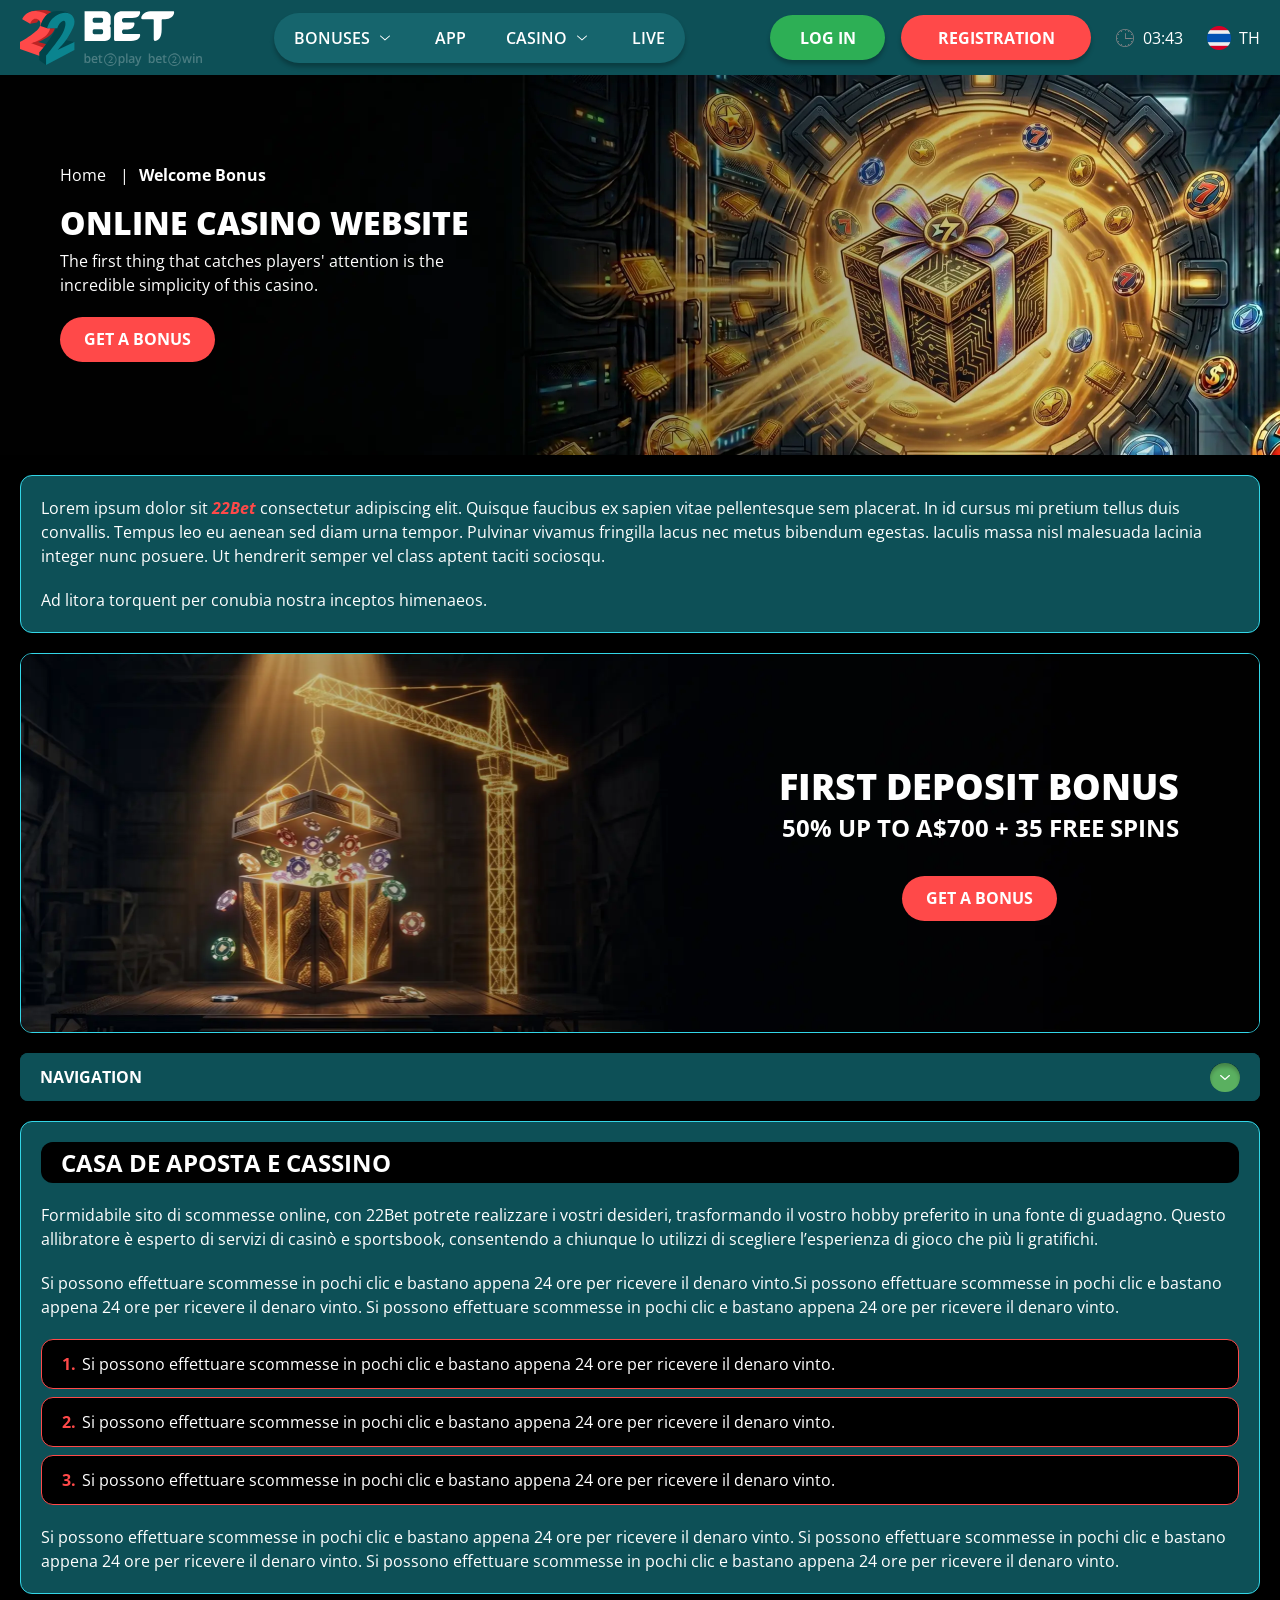
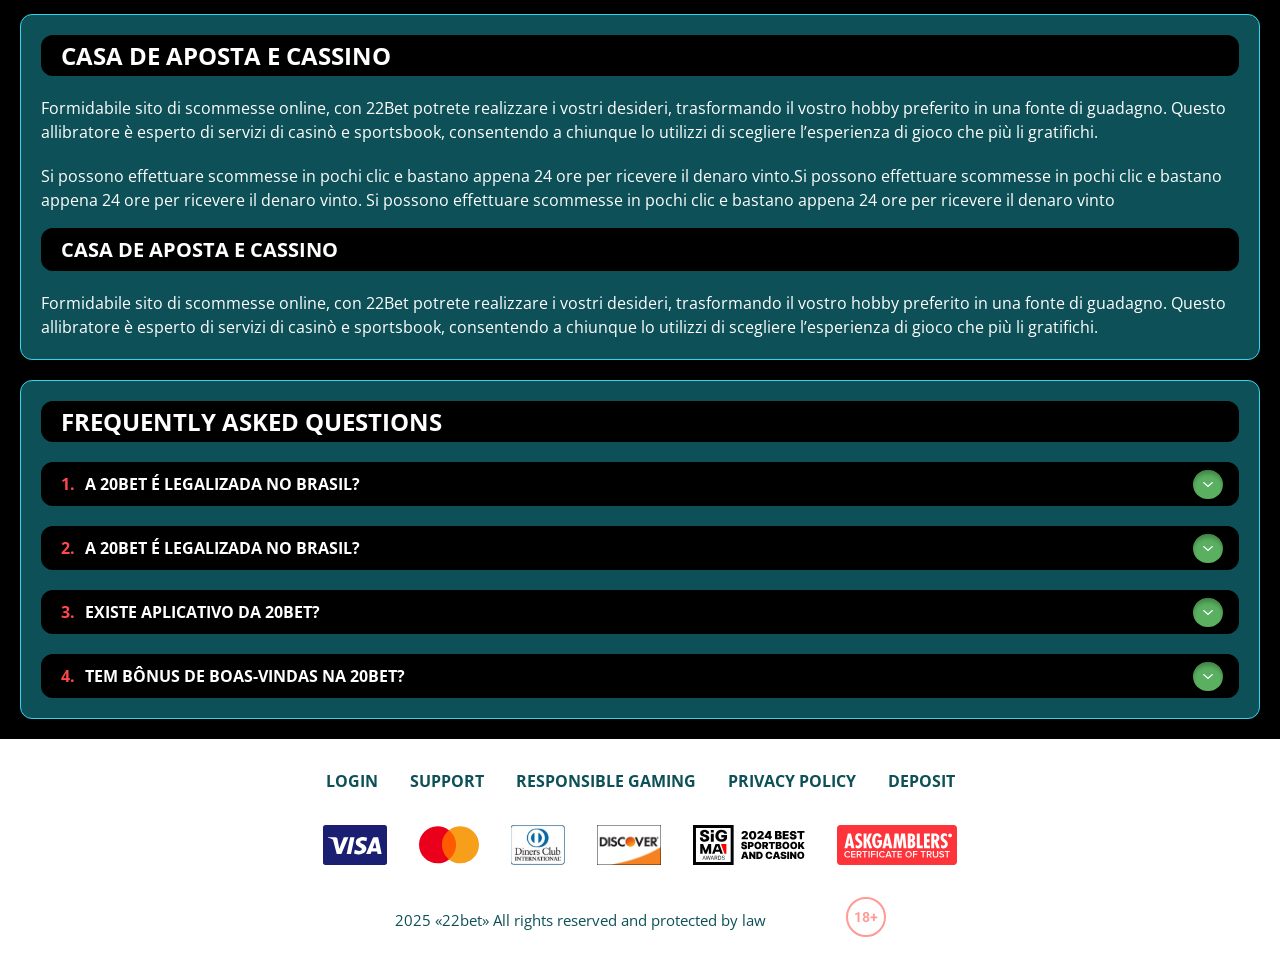
<file: welcomeBonus.html>
<!DOCTYPE html>
<html lang="th">
  <head>
    <meta charset="UTF-8" />
   
    <meta name="viewport" content="width=device-width, initial-scale=1.0" />
    <title>22Bet </title>
    <meta name="description" content />
    <meta property="og:site_name" content />
    <meta property="og:title" content />
    <meta property="og:type" content="website" />
    <meta property="og:url" content />
    <meta property="og:image" content />
    <meta property="og:image:alt" content />
    <meta property="og:locale" content="th" />
    <meta property="og:description" content />
    <link rel="preconnect" href="https://fonts.googleapis.com" />
    <link rel="preconnect" href="https://fonts.gstatic.com" crossorigin="anonymous" />
   <link href="https://fonts.googleapis.com/css2?family=Open+Sans:ital,wght@0,300..800;1,300..800&display=swap" rel="stylesheet">
<link href="https://fonts.googleapis.com/css?family=Roboto+Condensed&display=swap" rel="stylesheet">

   <link rel="stylesheet" href="./css/reset.css" />
    <link rel="stylesheet" href="./css/main.css" />
    <link rel="stylesheet" href="./css/media.css"/>
    <link rel="icon" href="./images/Group.png" type="image/x-icon"/>
    <script
    src="https://code.jquery.com/jquery-3.6.1.min.js"
    integrity="sha256-o88AwQnZB+VDvE9tvIXrMQaPlFFSUTR+nldQm1LuPXQ="
    crossorigin="anonymous"
  ></script>
  </head>
  <body>
    <header class="header">
      <section class="content header__content">
        <a href="./index.html" class="logo header__logo"
          ><img src="./images/logo.svg" alt="logo" title
        /></a>
        <button class="header__btn-menu" >
          <svg width="16px" height="16px" viewBox="0 0 16 16" xmlns="http://www.w3.org/2000/svg">
              <rect y="0" width="16" height="3" rx="1.5"></rect>
              <rect y="6.5" width="16" height="3" rx="1.5"></rect>
              <rect y="13" width="16" height="3" rx="1.5"></rect>
            </svg>
        </button>

          <nav class="menu header__menu">
            <ul class="header__menu-list">
                
              <li class="">
              <div class="header__menu-wrapper">
                <div class="js-button-expander js-button-expander--menu" >
                <a href="./bonus.html" >
                <span>Bonuses</span>
              </a>
              </div>
              <div class="header__menu-wrap js-expand-content js-expand-content--menu">
                <ul >
                  <li>
                    <a href="./freeSpins.html">
                    <span>Free Spins</span>
                  </a></li>
                  <li><a href="./promoCode.html">
                    <span>Promo Code</span>
                  </a>
                </li>
                  <li><a href="./welcomeBonus.html">
                    <span>Welcome Bonus</span>
                  </a>
                </li>
                <li><a href="./vip.html">
                    <span>VIP</span>
                  </a>
                </li>
                </ul>
              </div>
              </div>
               <a href="./bonus.html" class="header__menu-item">
                <span>Bonuses</span>
              </a>
            </li>
              <li>
                <a href="./app.html">
                 App
                </a>
              </li>
              
              <li class="">
              <div class="header__menu-wrapper">
                <div class="js-button-expander js-button-expander--menu" >
                <a href="./casino.html" >
                <span> Casino</span>
              </a>
              </div>
              <div class="header__menu-wrap js-expand-content js-expand-content--menu">
                <ul >
                  <li>
                    <a href="./slots.html">
                    <span>Slots</span>
                  </a></li>
                 
                </ul>
              </div>
              </div>
               <a href="./casino.html" class="header__menu-item">
                <span>Casino</span>
              </a>
            </li>
               <li>
                <a href="./live.html">
               Live
                </a>
              </li>
              <li>
                    <a href="./freeSpins.html">
                    <span>Free Spins</span>
                  </a></li>
                  <li><a href="./promoCode.html">
                    <span>Promo Code</span>
                  </a>
                </li>
                  <li><a href="./welcomeBonus.html">
                    <span>Welcome Bonus</span>
                  </a>
                </li>
                <li><a href="./vip.html">
                    <span>VIP</span>
                  </a>
                </li>
             <li>
                    <a href="./slots.html">
                    <span>Slots</span>
                  </a></li>
             
             
            </ul>
            <div class="header__button header__button-menu " >
              <a href="#" class="button  button__login-menu">log in</a>
              <a href="#" class="button button__menu">registration</a>
            </div>
           
          </nav>
            <a href="#" class="button button__login">log in</a>
            <a href="#" class="button button__singup">registration</a>
            <div id="clock" class="header__time">00:00</div>
            <a href="#" class="header__flag">
                <span><img src="./images/flag.png" alt="flag" title /></span>
                <span>th</span>
              </a>
      </section>
    </header>
     <main class="main home main-page">
        <section class=" hero hero__page">
           
            <div class="background background-page">
              <img src="./images/layout-images/bg-welcome.webp" alt="hero" title />
              
            </div>
            <div class="hero__wrapper hero__wrapper-page">
              <div class="hero__data hero__data-bonus">
                <ul
                class="breadcrumbs "
                
              >
                <li
                  
                >
                  <a href="/" >
                    <span >Home</span></a
                  >
                 
                </li>
                <li
                  
                >
                  <a href="#" > <span >Welcome Bonus</span></a>
                 
                </li>
              </ul>
                <h1 class="title general hero__title">
                  Online Casino Website
                </h1>
                 <p class="hero__text">The first thing that catches players' attention is the incredible simplicity of this casino.</p>
               
                <a href="#" class="button  hero__button ">Get a Bonus</a>
               
              </div>
             
            </div>
          </section>
      <section class="main__wrap main__wrap-page">
       
       <section class="content__wrapper content__wrapper-page">

         
        
       
          <section class="content article">
            <p>
             Lorem ipsum dolor sit <a href="#">22Bet</a> consectetur adipiscing elit. Quisque faucibus ex sapien vitae pellentesque sem placerat. In id cursus mi pretium tellus duis convallis. Tempus leo eu aenean sed diam urna tempor. Pulvinar vivamus fringilla lacus nec metus bibendum egestas. Iaculis massa nisl malesuada lacinia integer nunc posuere. Ut hendrerit semper vel class aptent taciti sociosqu.
            </p>
            <p>
             Ad litora torquent per conubia nostra inceptos himenaeos.
            </p>
          </section>
         
             
            <section class="content banner banner-main">
            <div class="background banner__backgroundWelcome">
              
              <img src="./images/layout-images/banner-welcome.webp" alt="banner" title />
              
            </div>
            <div class="banner__info">
              
              <h2 class="title high banner__title-main">
                  
               first Deposit Bonus
              </h2>
            <p class="banner__subtitle">50% up to A$700 + 35 Free spins</p>
              <a href="#" class="button banner__button">Get a Bonus</a>
            </div>
          </section>
        
          <section class="content menu-review__content">
              

            
                <div class="menu__review-desk menu__review-content">Navigation</div>
                <ul class="menu__review menu__review-list">
                  <li><a href="#">Lorem ipsum dolor sit</a></li>
                    <li><a href="#">Amet consectetur adipiscing</a></li>
                      <li><a href="#">Quisque faucibus ex sapien vitae</a></li>
                        <li><a href="#">Ut hendrerit sempero</a></li>
                          <li><a href="#">Pulvinar vivamus fringilla</a></li>
                           <li><a href="#">Ad litora torquent per conubia</a></li>
                         
                          
                </ul>
             
          
          </section>
          
          
        
          <section class="content article">
            <h2 class="title high article__title">Casa de Aposta e Cassino</h2>
             
            <p>
             Formidabile sito di scommesse online, con 22Bet potrete realizzare i vostri desideri, trasformando il vostro hobby preferito in una fonte di guadagno. Questo allibratore è esperto di servizi di casinò e sportsbook, consentendo a chiunque lo utilizzi di scegliere l’esperienza di gioco che più li gratifichi.
            </p>
            <p>
             Si possono effettuare scommesse in pochi clic e bastano appena 24 ore per ricevere il denaro vinto.Si possono effettuare scommesse in pochi clic e bastano appena 24 ore per ricevere il denaro vinto. Si possono effettuare scommesse in pochi clic e bastano appena 24 ore per ricevere il denaro vinto.
            </p>
           <ol>
              <li>Si possono effettuare scommesse in pochi clic e bastano appena 24 ore per ricevere il denaro vinto.</li>
              <li>Si possono effettuare scommesse in pochi clic e bastano appena 24 ore per ricevere il denaro vinto.</li>
              <li>Si possono effettuare scommesse in pochi clic e bastano appena 24 ore per ricevere il denaro vinto.</li>
            </ol>
            <p>Si possono effettuare scommesse in pochi clic e bastano appena 24 ore per ricevere il denaro vinto. Si possono effettuare scommesse in pochi clic e bastano appena 24 ore per ricevere il denaro vinto. Si possono effettuare scommesse in pochi clic e bastano appena 24 ore per ricevere il denaro vinto.</p>
          </section>
         
         
           <section class="content article">
            <h2 class="title high article__title">Casa de Aposta e Cassino</h2>
            <p>Formidabile sito di scommesse online, con 22Bet potrete realizzare i vostri desideri, trasformando il vostro hobby preferito in una fonte di guadagno. Questo allibratore è esperto di servizi di casinò e sportsbook, consentendo a chiunque lo utilizzi di scegliere l’esperienza di gioco che più li gratifichi.</p>
            <p>Si possono effettuare scommesse in pochi clic e bastano appena 24 ore per ricevere il denaro vinto.Si possono effettuare scommesse in pochi clic e bastano appena 24 ore per ricevere il denaro vinto. Si possono effettuare scommesse in pochi clic e bastano appena 24 ore per ricevere il denaro vinto</p>
            <h3>Casa de Aposta e Cassino</h3>
            <p>Formidabile sito di scommesse online, con 22Bet potrete realizzare i vostri desideri, trasformando il vostro hobby preferito in una fonte di guadagno. Questo allibratore è esperto di servizi di casinò e sportsbook, consentendo a chiunque lo utilizzi di scegliere l’esperienza di gioco che più li gratifichi.</p>
           </section>

          <section class="content faq">
            <h2 class="title high faq__title">Frequently Asked Questions</h2>
            <ul class="faq__list " >
              <li class="faq__item"  >
                <h3 class="title medium faq__subtitle js-button-expander js-button-expander--faq"  >A 20Bet é legalizada no Brasil?
                 </h3>
                <div  class="faq__answer js-expand-content js-expand-content--faq" >
                  <p  >
                    Sim, a casa de apostas tem licença emitida por Curaçao, que é reconhecida no Brasil e a permite atuar por aqui.
                  </p>
                </div>
              </li>
              <li class="faq__item"  >
                <h3 class="title medium faq__subtitle js-button-expander js-button-expander--faq"  >A 20Bet é legalizada no Brasil?</h3>
                <div class="faq__answer js-expand-content js-expand-content--faq" >
                  <p  >
                    Sim, a casa de apostas tem licença emitida por Curaçao, que é reconhecida no Brasil e a permite atuar por aqui.
                  </p>
                </div>
              </li> 
              <li class="faq__item"  >
                <h3 class="title medium faq__subtitle js-button-expander js-button-expander--faq"  >Existe aplicativo da 20Bet?</h3>
                <div class="faq__answer js-expand-content js-expand-content--faq" >
                  <p  >
                   Sim, disponível para sistemas operacionais iOS e Android.
                  </p>
                </div>
              </li> 
              <li class="faq__item"  >
                <h3 class="title medium faq__subtitle js-button-expander js-button-expander--faq"  >Tem bônus de boas-vindas na 20Bet?</h3>
                <div class="faq__answer js-expand-content js-expand-content--faq" >
                  <p  >
                   O pacote especial para novos usuários da 20Bet paga 100% sobre o primeiro depósito, com limite de 600 BRL.
                  </p>
                </div>
              </li> 
             
            </ul>
          </section>
          
        </section> 
      
        <div class=""  onclick="scrollToTop()">
          <button class="main__arrow" id="scrollToTopBtn"></button>
        </div> 
        
      </section>
    </main> 
   <footer class=" footer ">
      <section class="content footer__content">
        <ul class="footer__menu">
         <li><a href="./login.html">Login</a></li>
         <li><a href="./support.html">Support</a></li>
         <li><a href="./responsible.html">Responsible Gaming</a></li>
         <li><a href="./policy.html">Privacy Policy</a></li>
         <li><a href="./deposit.html">Deposit</a></li>
        </ul>
       
          <ul class="footer__cards-list">
           
            <li>
              <a href="#"
                ><img src="./images/visa.svg" alt="cardvisa" title
              /></a>
            </li>
            <li>
              <a href="#"
                ><img
                  src="./images/mastercard.svg"
                  alt="mastercard"
                  title
              /></a>
            </li>
            <li>
                <a href="#"
                  ><img src="./images/diners.svg" alt="diners" title
                /></a>
              </li>
              <li>
                <a href="#"
                  ><img src="./images/discover.svg" alt="discover" title
                /></a>
              </li>
              <li>
                <a href="#"
                  ><img src="./images/sigma.svg" alt="sigma" title
                /></a>
              </li>
              <li>
                <a href="#"
                  ><img src="./images/ask.svg" alt="ask" title
                /></a>
              </li>
            
          </ul>
       
        <div class="footer__wrapp">
          <div class="footer__text">
           
            <p>2025 «22bet» All rights reserved and protected by law

</p>
           
          </div>
          <div class="footer__age">
            <img src="./images/age.svg" alt="age" title />
          </div>
        </div>
      
      </section>
    </footer>
    <script src="./js/arrowUp.js" defer></script>
    <script src="./js/sidebar.js" defer></script>
    <script src="./js/expander.js" defer></script>
    <script src="./js/mobile-menu.js" defer></script>
    <script src="./js/clock.js" defer></script>
  </body>
</html>
</file>
<file: css/main.css>
html{
    -webkit-text-size-adjust: 100%;
    scroll-behavior: smooth;
      overflow-x: hidden;
  }
  
  body {
      display: block;
      position: relative;
      width: 100%;
    background:#000000;

      font-family: 'Open Sans', sans-serif;
      font-size: 16px;
      font-weight: 400;
      line-height: 150%;
      text-align: left;
      color:#ffffff;
      overflow-x: hidden;
    }
  

    
    .content {
      display: block;
      position: relative;
      width: 100%;
      max-width: 1020px;
      max-width: 100%;
      /* overflow: hidden; */
      border-radius: 12px;
 background:  #0D5057;
border: 1px solid #33D6E7;
      padding: 20px;
      margin: 0 auto 20px auto;
    }
    
    h1,
    h2,
    h3,
    h4,
    .title {
      display: block;
      position: relative;
      font-size: 32px;
      font-weight: 800;
      line-height: 100%;
      text-align: center;
      color: #ffffff;
    }
    
    h1,
    .title.general {
      text-transform: uppercase;
    }
    
    h2,
    .title.high {
      display: flex;
      align-items: center;
      justify-content: flex-start;
      font-weight: 700;
      font-size: 24px;
      line-height: 100%;
      text-transform: uppercase;
      color: #ffffff;
       background: #000000;
   box-shadow: 0px 4px 4px 0px #00000040 inset;

    border-radius: 12px ;
padding: 8.5px 20px;
    }





    h3,
    title.medium {
      font-weight: 700;
      font-size: 20px;
      line-height: 100%;
      text-align: left;
    
      text-transform: uppercase;
   color: #ffffff;
       background: #000000;
   box-shadow: 0px 4px 4px 0px #00000040 inset;

    border-radius: 12px   ;
padding: 11.5px 20px;
    }
    
    article > *,
    .article > *,
    .desk > * {
      margin-top: 20px;
    }
    
    article > *:first-child,
    .article > *:first-child,
    .desk > *:first-child {
      margin-top: 0 !important;
    }
    
    article > h2,
    .article > h2,
    .desk > h2 {
      margin-top: 32px;
    }
    
    article > h3,
    .article > h3,
    .desk > h3 {
      margin-top: 16px;
    }
    
    .button {
      
      position: relative;
    display: inline-block;
      min-width: 153px;
      height: 45px;
      border-radius: 25px;
      background: #FF4949;

      overflow: hidden;
      font-size: 16px;
      font-weight: 700;
      line-height: 100%;
      text-align: center;
      text-decoration: none;
      text-transform: uppercase;
      color: #ffffff;
      white-space: nowrap;
      cursor: pointer;
      padding: 14px 24px;
      margin: 0 auto;
   
      transition: all 0.5s;
    }
    
    .button:hover {
     background: #2DAF55;

    }
    
    
    .header,
    .main ,.footer {
      display: flex;
      position: relative;
      justify-content: space-between;
      align-items: center;
     
      max-width: 1600px;
      max-width: 100%;
      
      margin: 0 auto;
    }
    
    .background{
      display: block;
      position: absolute;
      bottom: 0;left: 0;
      height: 100%;
      width: 100%;
      overflow: hidden;
    }
    
    .background img{
      position: relative;
      width: 100%;height: 100%;object-fit: cover;
      
    }

    .background-page img{
      border-radius: 0;
    }
    
    .images img{
      border-radius: 12px;
      width: 100%;
      height: 100%;
      overflow: hidden;
      display: block;
    }

    .faq {
      overflow-anchor: none;
    }
    
    /* -------------------HEADER---------------- */
    .header {
      position: fixed;
      top: 0;
      left: 0;
      right: 0;
      width: 100%;
      z-index: 100;
      background: #0D5057;

    }
    
    .header__content {
      position: relative;
      display: flex;
      flex-direction: row;
      align-items: center;
      justify-content: space-between;
      max-width: 1540px;
      max-height: 75px;
      border-radius: 0;
      background: #0D5057;
      box-shadow: none;
border: none;
      padding: 15px 30px;
      margin: 0 auto;
    }
    
    .logo {
      display: block;
      position: relative;
      flex: 0 0 182px;
      margin-right: 72px;
    }
    
    .logo img {
      display: block;
      position: relative;
      width: auto;
      max-height: 56px;
    }
    
    .logo:hover{
      transform: scale(1.1);
    }
    .header__menu {
      display: flex;
      white-space: nowrap;
      max-height: calc(100vh - 70px);
       scrollbar-width: none; 
  -ms-overflow-style: none; 
  
    }
    .header__menu::-webkit-scrollbar {
  display: none; 
}
    
    
    .header__menu-list {
      display: flex;
      justify-content: center;
      align-items: center;
      white-space: nowrap;
      flex: 1 1 auto;
      box-shadow: 0px 4px 4px 0px #00000040;

     background: #16656D;
      border-radius: 25px;
     


    }
    .header__menu-list li {
      display: block;
      padding:  13px 20px;
    }
    
    .header__menu-list li a {
      display: inline-flex;
      position: relative;
      align-items: center;
      font-weight: 600;
      font-size: 16px;
      line-height: 10%px;
      text-transform: uppercase;
      color:#FFFFFF;
      transition: all 0.5s;
     
    }
    
    .header__menu-list li:hover {
     background: #3D5D62;
border-radius: 50px;
      
    }
    
    .menu a{
      display: none;
    }
    
  
    span {
      display: inline-block;
    }
    
    .header__menu-list a img,
    .header__flag img {
      width: 24px;
      height: 24px;
      vertical-align: middle;
    }
    
    /* .header__menu-list a span:last-child {
      margin-left: 16px;
    } */
    
    .header__flag span:first-child {
      flex: 0 1 24px;
      margin-right: 8px;
      
    }

    .header__menu-wrap {
    display: none;
    display: block;
    position: absolute;
    left: 0;
    top: 60px;
    min-width: 120px;
    height: auto;
    background: #16656D;
box-shadow: 0px 4px 4px 0px #00000040;

    border-radius:0 0 12px 12px;
    padding: 8px 16px;
    z-index: 100;
    overflow-y: hidden;
}

.header__menu-wrap ul{
  display: flex;
  flex-direction: column;
  gap: 8px;
}
.header__menu-wrap ul li{
  padding: 0;
}

.header__menu-wrap ul li:hover{
  background: none;
  
}
.header__menu-list li:first-child a ,.header__menu-list li:nth-child(3) a{
    position: relative;
    padding-right: 25px;
}

.header__menu-list .header__menu-item {
    display: none;
}

.header__menu-list li:first-child .header__menu-item {
    padding-left: 0;
}


.header__menu-list > li {
  position: relative;
}

.header__menu-wrap ul li:nth-last-child(-n+4){
  display: block;
}

.header__menu-list li:nth-last-child(-n+5) {
    display: none;
}

.header__menu-list li .header__menu-wrap ul li a{
  color:#FFFFFF !important;
  padding-right: 12px;
}

.header__menu-list li .header__menu-wrap ul li a:hover{
text-decoration: underline !important;
}

.header__menu-list li .header__menu-wrap ul li a::after{
  display: none;
}

.header__menu-wrap.js-expand-content.expanded {
  height: auto;
}
.header__menu-list li:first-child a::after, .header__menu-list li:nth-child(3) a::after{
  content: '';
  display: block;position: absolute;
  width: 20px;height: 20px;
  right: 0;
  top: 50%;
  transform: translateY(-50%);
  background: url('../images/menu-arrowDown.svg') no-repeat center center / contain;
  transition: transform 0.5s ease;
}

.header__menu-list li:first-child.active a::after,.header__menu-list li:nth-child(3).active a::after{
transform: translateY(-50%) rotate(180deg);
}

.header__menu-list li:first-child:hover a::after,.header__menu-list li:nth-child(3):hover a::after{
transform: translateY(-50%) rotate(180deg);
}

li.active .header__menu-wrap{
display: flex;
  gap: 8px;
}
    .header__flag {
      display: flex
;
    align-items: center;
      margin-left: 24px;
      color:#ffffff;
      text-transform: uppercase;
    }

    .button__login{
        margin-left: auto;
    }

     .button__login:hover{
      background: #FF4949;

     }

    .button__login{
      line-height:22px;
        min-width: 115px;
       background: #2DAF55;
box-shadow: 0px 4px 4px 0px #00000040;

        padding: 11.5px 20px;
        margin: 0 16px 0 auto;
       
    }
       .button__login:hover{
      background: #FF4949;

     }

    
 .button__singup{
  line-height: 22px;
  min-width: 190px;
  padding: 11.5px 20px;
 background: #FF4949;

box-shadow: 0px 4px 4px 0px #00000040;

    margin: 0;
 }

 .button__singup:hover{
  background: #2DAF55;
 }
    .header__time{
        color:#FFFFFF;
        position: relative;
        padding-left: 28px;
        margin-left: 24px;
    }

    .header__time::before{
      content: '';
      display: block;position: absolute;
      top: 50%;
      transform: translateY(-50%);
      width: 18px;height: 18px;
      left: 1px;
      background: url('../images/clock.svg') no-repeat center center / contain;
    }

 
    .header__btn-menu{
      display: block;
      flex: 0 1 auto;
      min-width: 0;
      border:1px solid #ffffff; 
      border-radius: 10px;
      background: #054146;

      padding: 12px;
      margin-left: 12px;
      order: 3;
     
      
    }
    
    
    svg {
      position: relative;
      fill: #ffffff;
      line-height: 1;
      vertical-align: 1;
    }
    
     
    
     
    
    
    /* ------------------ MAIN------------- */
    .main.home{
      display: flex;
      
     
    }
    
    .main__wrap {
      display: flex;
      position: relative;
      flex: 1 1 100%;
      justify-content: center;
      align-items: stretch;
      max-width: 1540px;
      padding: 20px 30px;
      margin: 0 auto;
    }
    
    
    
   
    .menu__review-content::after {
      content: "";
      position: absolute;
      right: 20px;
      top:50%;
      transform: translateY(-50%);
      width: 30px;
      height: 30px;
     background: url('../images/sidebar-arrowDown.svg') no-repeat center center / contain;
      transition:  all 0.5s;
    }

   
    
   
    
    .menu__review-content.active::after {
      
      transform: translateY(-50%) rotate(180deg);
    }
    
    .menu-review__content{
     
      padding: 0px;
      margin-bottom: 20px;
      overflow: hidden;
 box-shadow: 0px 4px 4px 0px #00000040;
border: none;
      border-radius: 12px;
      
    }
  
    .menu__review-content{
      position: relative;
      padding:12px 60px 12px 20px;
      color: #FFFFFF;
      font-weight: 700;
      text-transform: uppercase;
 
background: #0D5057;

    }
    /* .menu-review__content::before{
      content: '';
    display: block;
    position: absolute;
    top: 0;
    left: 0;
    right: 0;
    bottom: 0;
    padding: 2px;
   background: linear-gradient(270deg, #006670 42.79%, #0B98A1 100%);

    mask: linear-gradient(#fff 0 0) content-box, linear-gradient(#fff 0 0);
    -webkit-mask-composite: destination-out;
    border-radius: 6px;

    } */




.bonuses__desc::after{
background: linear-gradient(180deg, rgba(0, 234, 206, 0) 14.75%, rgba(0, 234, 206, 0.7) 100%);


}

    
    .menu__review-content.active{
      border-bottom-left-radius: 0;
      border-bottom-right-radius: 0;
    }
    
    .menu__review li a {
   color: #ffffff;
      position: relative;
      display: flex;
    }
  
    .menu__review li:hover a{
      
      font-weight: 700;
      font-size: 15px;
      
    }


     
    .menu__review.active{
      display: block;
     
      border-radius: 0 0 12px 12px;
    }
    .menu__review-list{
      padding: 0;
    }
    .menu__review-list li{
      padding: 8px 16px;
    }
    .content__wrapper {
      
    
      flex: 0 1 100% ;
    }
.menu__review-list li:not(:last-child){
  border-bottom: 1px solid #093B4033;
}
    
  
      
    /* -----------hero ----------- */
    .content__wrapper{
      position: relative;
       
     
    
    }
    
    .hero{
      padding: 0;
      min-height: 380px;
      display: flex;
      background:none;
  
      align-items: center;
      padding: 24px 24px 24px 0;
  }
    
    .hero__wrapper {
     
      display: flex;
      align-items: center;
     
    }
    
  
    .hero__data{
    display: block;
      position: relative;
        max-width: 480px;
      padding: 12px; 
    }
    
    .hero__title{
      margin-bottom: 10px;
      text-align: start;
     
    }
  
    .hero__data p{
      color:#ffffff;
      font-weight: 400;
      text-transform: none;
      margin-bottom: 20px;
    }
    
    
    .hero__rating {
      display: flex;
      font-weight: 700;
      align-items: center;
      text-transform: uppercase;
      color:#ffffff;
      margin-bottom: 20px;
    }
    
    .hero__rating p{
       text-transform: uppercase;
     margin-right: 10px;
     margin-bottom: 0;
    
     
    }
    .hero__button{
      display: inline-block;
    
      
      
      
      
    }

    .hero__data  li:nth-child(1) span{
      font-weight: 400;
      padding-left: 0;
    }
  
    
    
   .hero__data .hero__span{
      font-weight: 400;
      font-size: 12px;line-height: 18px;
      color:#ffffff;
    }
    
    
    
 


/* ------------features------ */
 
.features__wrap {
  display: flex;
  gap:20px;
}
.features__list,
.features__table {
 
  
  border-radius: 12px;
  

}

.features__title{
  margin-bottom: 16px;

}

.features__list li {
  display: flex;
  gap: 8px;
  position: relative;
   padding: 8px 16px ;
}

/* .features__list li + li,
.features__table tr + tr {
  margin-top: 8px;
} */

.features__table tr,.features__list li{
background: linear-gradient(90deg, #D5DFE3 0%, #D5DFE3 100%);

border-radius: 12px;
  color:#06272A;
}


.features__table {
border-collapse: separate;
display: flex;
width: 100%;
gap: 20px;
}

.features__table tbody{
  width: 100%;display: grid;
  grid-template-columns: repeat(2,1fr);
  gap: 20px;
 
}

.features__table tr {
  font-weight: 700;
  display: flex;
  flex-direction: row;
  align-items: center;
  text-align: left;
  gap: 10px;
 background:#000000;
color: #ffffff;
border: 1px solid #FF4949;
padding: 4px 4px;
 overflow: hidden;
border-radius: 12px;

}

.features__table tr td:last-child{
  font-weight: 400;
  padding-left: 0;
padding: 13px 16px;


}

.features__table tr td:first-child{
background: #0D5057;

padding: 13px 16px ;
border-radius: 12px;
  font-weight: 400;
  text-transform: none;
  color: #ffffff;
 
}

.features__table td {
  width: 100%;
}

/* -------------banner---------------- */

.banner {
  display: flex;
  align-items: center;
  justify-content:flex-end;
  overflow: hidden;
  width: 100%;
 border: 1px solid #33D6E7;
  min-height: 380px;
  padding:  20px 60px 20px 20px;
  background: transparent;
    border-radius: 12px;
    margin-bottom: 20px;

  
}

.banner__info {
  display: flex;
 
  flex-direction: column;
  align-items: flex-end;
  position: relative;
  max-width: 468px;

border-radius: 12px;
  text-align: center;
 
  padding: 20px;
}

.banner .banner__title-main {
  flex-direction: column;
  align-items:center;
  width: auto;
  justify-content: center;
  font-weight: 800;
  line-height: 120%;
  font-size: 36px;
  padding: 0;
  box-shadow: none;
  color: #FFFFFF;
  text-align: right;
  text-transform: uppercase;
  margin-bottom: 2.5px;
  padding-left: 0;
  padding-right: 0;
  border: none;
  background: none;
}

.banner .banner__title::after,.banner .banner__title-main::before, .banner .banner__title-main::after {
  display: none;
  
}

.banner__subtitle{
  position: relative;
  color: #FFFFFF;
  font-size: 24px;
  line-height: 150%;
  font-weight: 700;
  text-align: center;
  text-transform: uppercase;
  
  margin-bottom: 30px;
  
}



.banner__button {
  background: #FF4949;
    padding: 14px 24px;
 margin-left:auto;
 margin-right: auto;
}

.banner__button:hover{
  transform: scale(1.1);
}


.banner-page{
  max-width: 100%;
  justify-content: flex-start;
  min-height: 380px;
  padding-left: 150px;
}


   
        /* ----------------review------------- */
    
      
        .article {
          display: flex;
          flex-direction: column;
        }
        .article ul li{
          position: relative;
          padding-left: 38px;
            line-height: 28px;
   
  padding:10px 20px 10px 40px;
        }
    
        .article ul li + li,.article ol li + li{
          margin-top: 8px;
        }
       .article ul li ,.article ol li{
       background: #000000;
border: 1px solid #FF4949;
        border-radius: 12px;
       

       }
    
        .article ul li::before{
          content:'';
          position: absolute;
          left: 20px;
          top:50%;
          transform: translateY(-50%);
          width: 3px;height: 3px;
          border-radius: 50%;
          ;
background:#FF4949;

        }

        .article-page ul li::before{

          background:#054146;
        }


        .article  .button{
          margin: 20px auto 0 auto;
          

        }

        .article__background .article__button:hover{
          background: #2E9344;

        }
  
    

        .article a:not(.button){
            color:#FF4949; 
            
            font-weight: 700;
            font-style: italic;
        }
        .article a:not(.button):hover{
color:#2DAF55;
        }


           /* для нумерованного списка */

.article ol ,.faq{
  
  counter-reset: ol;
  position: relative;
  
}

.article ol li,.faq__subtitle{
  /* display: flex;
  align-items: center; */
  counter-increment: ol; 
  position: relative; 
  line-height: 28px;
 
  padding:10px 20px 10px 40px;}

.article ol li::before,.faq__subtitle::before
 {
  content: counter(ol) "."; 
  display: inline-block;
  position: absolute;
  font: inherit;
  font-weight: 700;
  color: #FF4949;
  left: 20px;
  display: flex;
  justify-content: center;align-items: center;
 

   
}

.faq__subtitle::before{
  color:#FF4949;
  font-weight: 700;
  /* text-shadow: 2px 2px 4px rgba(0, 0, 0, 0.5);
  */
}

    
     
     
    /* ----------faq----------------------- */
    
    .faq__subtitle {
      position: relative;
      font-weight: 700;
      font-size: 16px;
      line-height:100%;
      text-align: left;
      color: #ffffff;
background:#000000;
box-shadow: 0px 4px 4px 0px #00000040 inset;

border-bottom: none;
      border-radius: 12px;
      text-transform: uppercase;
      cursor: pointer;
      padding: 14px 56px 14px 44px;
    }
    
      
    
  
    .faq__title{
      margin-bottom: 20px;
    }
    
    .faq__subtitle::after {
      content: "";
      display: block;
      position: absolute;
      top: 50%;
      transform: translateY(-50%);
      right: 16px;
      width: 30px;
      height: 30px;
      background: url('../images/sidebar-arrowDown.svg') no-repeat center center / contain;
      transition: transform 0.3s ease-in-out;
      
    }
    
    .faq__subtitle.active::after {
      
      transform: translateY(-50%) rotate(180deg); 
    }
    
    .faq__item{
      position: relative;
   
    }
    
    .faq__item + .faq__item{
      margin-top: 20px;
    }
    .faq__subtitle.active {
   
    }
    
    .faq__answer {
      position: relative;
   
background: #000000;
border-bottom: 1px solid #FF4949;
      color: #ffffff;
      border-radius: 12px;
           padding:  12px 16px;
    
       border-top:none ;
    }
    
    .js-expand-content {
      display: none;
      overflow: hidden;
    }
    
    .js-expand-content.expanded {
      height: 100%;
    }
    
    
    /* ---------main__arrow------ */
    .main__arrow {
      display: block;
      position: fixed;
      width: 30px;
      height: 30px;
      right: 20px;
      bottom: 20px;
      background: transparent;

border-radius: 10px;
      background: url('../images/ArrowUp.svg') no-repeat center center / contain;
      z-index: 100;
  padding: 5px;
    
  }

  .content:last-child{
    margin-bottom: 0;
  }
    
    /* ------------footer----------------- */
    .footer{
       display: flex;
      position: relative;
    background: #FFFFFF;

      
    }
    
    .footer__content{
      display: flex
;
    flex-direction: column;
    align-items: center;
      gap:32px;
      max-width: 1480px;
      padding: 30px 20px;
      /* padding: 30px 10px 10px 30px; */
      background: transparent;
      box-shadow: none;
      margin-bottom: 0;
      border: none;
      
    }
    .footer__menu{
      display: flex;
      justify-content:center;
      gap: 32px;
      flex-wrap: wrap;
    }
    
   

    .footer__menu li a{
      font-weight: 700;text-transform: uppercase;
        position: relative;
        color:#0D5057;
        transition: all 0.5s;
    
    }

    .footer__menu li:hover a{
color: #5AB060;
    }
    .footer__info{
        position: relative;
    }

    
    .footer__info a{
     
      color: inherit;
    
    } 
    
    .footer__cards-list {
      display: flex;
      flex-wrap: wrap;
      align-content: center;
      justify-content: center;
      align-items: center;
      gap:32px;
      
    }
    
    
    
    .footer__cards-list li img {
      width: 100%;
      
      height: auto;
      display: block;
    }

    .footer__cards-list li{
      transition:  all 0.5s;
    }
    .footer__cards-list li:hover{
      transform: scale(1.1);
    }
    
    .footer__text{
      text-align: center;
      /* margin-left: auto;
      margin-right: auto; */
      
    }
    
    .footer__text p{
      color: #0D5057;
      font-size: 15px;
      font-weight: 400;
      line-height: 22px;
    }
    
    .footer__text p + p {
      margin-top: 8px;
    }
    
    .footer__wrapp{
      display: flex;
      width: 100%;
      flex-direction: row;
      justify-content: center;
      gap: 80px;
      align-items: center;
      
    }
    
    
    
    .footer__age img{
     max-width: 40px;
     max-height: 40px;
    }
    
    .footer__information{
      display: flex;
      justify-content: center;
    }
    
    .footer__information li + li{
      margin-left: 24px;
    }

    .footer__copy{
color: #ffffff;
font-size: 14px;
line-height: 16.41px;
text-align: center;
    }
    
/* --------------bonus page------------- */


    .breadcrumbs {
      display: flex;
      text-align: center;
      margin-bottom: 20px;
      white-space: nowrap;
      flex-wrap: wrap;
    }
    
    .breadcrumbs li:not(:last-child) a {
      padding-left: 0;
    }
    
    .breadcrumbs li a {
      font-weight: 400;
      color: #ffffff;
      padding: 10px;
    }
    
    .breadcrumbs li:first-child a:hover {
      color: #EB5851;
    }
    
    .breadcrumbs li:last-child a {
      font-weight: 700;
      cursor: default;
    }
    
    .breadcrumbs > li:not(:last-child):after {
      content: "|";
      position: relative;
      color: #ffffff;
      
    }
    
    .main-page.home{
   
      padding-top:75px;
      display: block;
    }
    
    .main__wrap-page{
      justify-content: flex-start
    }
    
    .home .hero__page{
     
      position: relative;
        width: 100vw;
        display: flex
    ;
        justify-content: start;
        align-items: center;
        background: linear-gradient(to right, rgba(23, 25, 35, 0.8) 100%, rgba(23, 25, 35, 0.6) 40%, rgba(23, 25, 35, 0.2) 70%, rgba(23, 25, 35, 0.8) 80%);
        padding-top: 24px;
        padding-bottom: 24px;
        padding-left: calc(50% - 600px);
        padding-right: calc(50% - 600px);
       
    }

    .hero__data-page{
      max-width: 600px;
      padding: 32px;
    }
    
    .hero__data .hero__text-page{
      font-size: 15px;
      text-transform: none;
      margin-bottom: 32px;

    }

    
    
    .content__wrapper-page{
      top:0;
    }
    
    .content.bonuses {
      padding: 0;
      background: none;
       border: none;
       box-shadow: none;
    }
    
    .bonuses__list {
  
      gap: 20px;
      display: grid;
      grid-template-columns: repeat(2, 1fr);
   }

            
    
    .bonuses__item {
      display: flex;
      align-items: center;
      justify-content: center;
   position: relative;
      border-radius: 12px;
      padding: 0;
      background: #072E31;
box-shadow: 0px 4px 4px 0px #00000040;
border: 1px solid #33D6E7;
      min-height: 510px;
      overflow: hidden;
    }
    
    .bonuses__item > * {
      position: relative;
    }
    
    .bonuses__item + .bonuses__item {
      margin-top: 0;
    }
    
    .bonuses__item:before {
      display: none;
    }
    
    
    .bonuses__img img {
      display: block;
      width: 100%;
  height: 100%;
 object-fit: cover;

    }
    
    .bonuses__desc {
     position: relative;
    height: max-content;
 background: #00000099;

backdrop-filter: blur(10px);

width: 100%;
max-width: 100%;
      border-radius: 12px;
     
      padding: 30px 40px;
   
    }
    
    .bonuses__desc .wrap {
     
      color: #ffffff;
   
      text-align: center;
    }

    .images__wrap{
      width: 100%;height: 100%;padding: 20px ;
     display: flex;justify-content: center;
     align-items: flex-end;
    }
    
    .bonuses__icon {
      background-color: #fff;
      width: 80px;
      height: 80px;
      border-radius: 50%;
      position: absolute;
      top: -40px;
      left: 0;
      right: 0;
      margin: auto;
     
      display: flex;
      
      align-items: center;
      
      justify-content: center;
    }
    
    .title.bonuses__title {
      flex-direction: column;
      color: #ffffff;
      font-size: 26px;
      line-height: 32px;
      border: none;
      background: none;
      padding-left: 0;
      padding: 0;
      box-shadow: none;
      position: relative;
    }
  .title.bonuses__title::after{
    display: none;
  }
    
    .bonuses__text {
      margin-top: 20px;
      color: #ffffff;
    }
    
    .bonuses__text p {
      margin-top: 0;
      color:#ffffff;
    }
    
    .bonuses__buttons {
     position: relative;
      display: flex;
     flex-wrap: wrap;
      justify-content: center;
     
      gap: 20px;
      margin-top: 20px;
      z-index: 1;
    }
    
    .bonuses__button {
      
      height: 45px;
      width: max-content;
      box-shadow: none;
      min-width: 151px;
      font-size: 13px;
      line-height: 100%;
      font-weight: 700;
      padding: 16.5px 14px;
      /* width: calc(50% - 8px); */
      margin: 0;
      box-shadow: 0px 4px 4px 0px #00000040;

    }
    
    .bonuses__button:first-child {
     background: #2DAF55;


     
    }
    
    .bonuses__button:first-child:hover {
   background: #FF4949;


    }
    
    .bonuses__button:last-child {
    background: #FF4949;
    min-width: 121px;



    }
    
    .bonuses__button:last-child:hover {
       background: #2DAF55;


    }
    
    .hero__button-page{
      display: block;
    margin-top: 0;
    margin-left: 0;
    width: 185px;
    margin-right: auto;

    }

    .hero__button-page:hover{
      background:#2E9344;
    }
   
    

    /* --------------------app-page------------- */

    .hero__page-app{
      /* min-height: 650px; */
      height: auto;
    }

    .hero__img{
      
      z-index: 1;
      position: relative;
      
    }

    .hero__images-decor{
      position: absolute;
      bottom:-40px;right: 0;
     
      
    }
    .banner__app {
      display: flex;
      align-items: center;
      justify-content: center;
      min-height: 200px;
      border-radius: 16px;
      padding: 30px;
    }
    .banner__logo {
      max-width: 243px;
      flex: 0 0 243px;
      margin-right: 106px;
      margin-left: 106px;
      z-index: 3;
    }
    
    .banner__logo img {
      max-height: 91px;
    }
    
    .banner__content-app {
      display: flex;
      
      flex-direction: row;
      align-items: center;
      width: 650px;
      gap:16px;
     
      

    }
    .banner__btn {
      display: flex;
      flex-direction: row ;
      position: relative;
      min-width: 218px;
      height: 58px;
      font-size: 14px;
      font-weight: 700;
      align-items: center;
      line-height:16px;
      text-align: center;
      text-decoration: none;
      justify-content: center;
      border-radius: 50px;
      background: transparent;
      color: #ffffff;
    background: #2DAF55;
gap: 8px;
      text-transform: uppercase;
        cursor: pointer;
       
      padding:  16px 38px;
      padding: 13px 24px;
      /* margin: 0 auto; */
      transition: all 0.3s ease;
      overflow: hidden;
      z-index: 3;
      
    }
    
    .banner__btn:hover {
   background: #FF4949;


      border:none;

    }

    .banner__btn:last-child{
   
background: #FF4949;


    }
    
    .banner__btn:last-child:hover{
 background: #2DAF55;

    }
   
 
    
    .button__wrap-app {
      display: flex;
      flex-direction: column;
      gap: 16px;
      z-index: 3;
      ;
    }
    
    
    .banner__btn-app img,
    .banner__btn-android img {
     
      width: 32px;
      height: 32px;
      
    }
    
  

    .hero__list{
      position: relative;
      display: flex;
      justify-content: center;
      flex-wrap: wrap;
      flex-direction: row;
      gap:20px;
      margin-bottom: 32px;
    }

    .hero__list li{
      display: flex;
      flex-direction: column;
      position: relative;
      justify-content: center;
      color:#ffffff;
      align-items: center;
      flex: 0 0 112px;
      gap: 8px;
      text-align: center;
      
    }

      .hero__list li img{
        width: 40px;height: 40px;
      }
    /* -------------casino-page------------- */
    .casino__hover-link {
  color: #4da533;
  font-weight: 700;
}
.casino__item h3 {
  display: flex;align-items: center;
  font-weight: 700;
  justify-content: center;
  color: #1a2930;
  padding: 16px;
  text-align: center;
  text-decoration: none;
  text-transform: capitalize;
}

.casino__hover p {
  color: #ffffff;
  font-weight: 700;
}

.casino__buttons {
  min-width: 0;
  width: 60px;
  height: 60px;
  line-height: 22px;
  padding: 0;
  display: flex;
  justify-content: center;align-items: center;
 background: #5AB060;
    border-radius: 50%;
box-shadow: none;
  
}

.casino__buttons:hover{
  
transform: scale(1.1);
}
.casino__hover {
  display: flex;
  flex-direction: column;
  justify-content: center;
  align-items: center;
 background: #000000B2;
 
  border-radius: 12px;
  border-bottom-right-radius: 0;
  border-bottom-left-radius: 0;
  position: absolute;
  left: 0;
  top: 0;
  width: 100%;
  height: 100%;
  opacity: 0;
  transform: translateY(100%);
  transition: transform 250ms cubic-bezier(0.4, 0, 0.2, 1),
    -webkit-transform 250ms cubic-bezier(0.4, 0, 0.2, 1);
    padding: 0;
    gap: 16px;
}


.casino__hover-casino{
justify-content: center;
padding: 24px;
}
.casino__item {
  position: relative;
  border-radius: 12px;
  
  box-shadow: 0px 4px 10px 0px #00000040;
 
  width: 100%;

  overflow: hidden;
}

.casino__item:hover .casino__hover {
  transform: translateY(0);
  opacity: 1;
  z-index: 1;
}
.casino__img {
  display: block;
  width: 220px;
  height: 220px;
  width: 100%;
  height: auto;
  border-radius: 12px;
}

.casino__list {
  display: flex;
  flex-wrap: wrap;
  gap: 30px;
 
  display: grid;
  grid-template-columns: auto auto auto auto auto auto auto;
}

.casino__list-page{
  grid-template-columns: auto auto auto auto
}

.casino__wrapper {
  /* position: relative; */
  overflow: hidden;
 
  border-radius: 12px;
}

.casino__hover h3{
color: #ffffff;
text-decoration: none;
text-transform: uppercase;
font-size: 15px;
line-height: 22px;
padding: 0;
}
.casino-box{
  display: flex;flex-direction: column;
  align-items: center;
  gap: 12px;
}

.casino__hover-links{
  color: #FDFDFD;
  text-transform: uppercase
  ;
  
}

.casino{
  background: transparent;
  padding: 0;
  border: none;
  box-shadow: none;
}
/*  */
.casino__hover .live__subtitle{
  font-size: 24px;
  line-height: 32px;
}
</file>
<file: css/media.css>
@media screen and (max-width: 480px) {
    .content {
      
      margin-left: 0;
      margin-right: 0;
    }}
  
    /* ----------------header------------------- */
    @media screen and (max-width: 1568px){
.main__arrow {
  bottom: 80px;
}

.ratings__info {
  padding: 16px;
}}
    @media screen and (max-width: 1560px){
      .table tr td:nth-child(1) {
        flex: 0 0 200px;
    }
    } 

     @media screen and (max-width: 1495px){
      .features__table tr::before {
        left: 20px;
      }
}

    @media screen and (max-width: 1480px){
      .banner-main .background img{
        object-position: 20%;
      }

          .background-page img {
        object-position: 100%;
    }
    } 

   @media screen and (max-width: 1340px){
   .background img{
    object-position: 100%;
   }
  
   .header__wrap-nav{
     margin-right: auto;
   }
  
      .header__app  span:nth-child(3n) {
          display: none;
      }

      .banner__background img{
        object-position: 99%;
      }

      .hero__data {
        padding: 20px;
      }

      /*  */
      .features-row {
   gap: 20px;
    
  }

 .feature-item {
  max-width: 33.333%;
  padding-left: 120px;
  padding-right: 20px;
  border-radius: 6px;
 }

 .feature-icon {
  left: 20px;
 }


  .feature-arrow {
    display: none;
  }
  } 
  
  @media screen and (max-width: 1211px) {
  .section__wrap {
    flex-direction: column;
  }

  .banner{
    min-height: 380px;
  }
  }
  
   @media screen and (max-width: 1281px) {
  
   
  
      .header__btn-menu.active {
        background: #054146;

      }
    }
    
    @media screen and (min-width: 1215px) {
      .header__btn-menu {
        display: none;
       
      }

    
    }
  
    @media screen and (max-width: 1215px) {
      .header__btn-menu svg {
        display: block;
        margin: 0;
      }
      .header__menu-list .header__menu-item {
        display: block;
      }

      .header__menu-list li:nth-last-child(-n+5) {
    display: block;
}

       .header__menu-wrapper {
        display: none;
    }

    .header__menu-list li:first-child a::after, .header__menu-list li:nth-child(3) a::after{
      display: none;
    }

    .header__menu-list li:first-child a, .header__menu-list li:nth-child(3) a {
      padding-right: 0;
    }
    }
    
    @media screen and (max-width: 1215px) {
      .header__btn-menu svg rect {
        transform-origin: 50% 50%;
        transition: all 0.5s;
      }
    }
    
    @media screen and (max-width: 1215px) {
      .header__btn-menu.active svg rect:nth-child(1) {
        x: -2px;
        y: 6px;
        width: 20px;
        transform: rotate(225deg);
      }
    
      .header__btn-menu.active svg rect:nth-child(3) {
        opacity: 0;
      }
    
      .header__btn-menu.active svg rect:nth-child(2) {
        x: -2px;
        y: 6px;
        width: 20px;
        transform: rotate(135deg);
      }
    }
    
   
 @media screen and (max-width: 1215px) {
      .header__menu {
        
        position: fixed; 
        top: 70px; 
        left: 0;
        width: 100%; 
        height: 0;
        overflow: hidden; 
       background: #0D5057;

        text-align: center;
        z-index: 100; 
        transition: height 0.5s ease, opacity 0.5s ease;
        opacity: 0; 
        padding:20px 50px;
        overflow-y: auto;
        display: block;
    
        box-sizing: border-box;
      
      }
    
      .header__menu.active {
        display: block; 
        height: 100vh; 
        opacity: 1;
     
      }
    
    
      
    
      .header {
        z-index: 101; 
      }
    }
    
    @media screen and (max-width: 1215px) {
      .header__menu ul {
          display: flex;
          flex-direction: column;
          justify-content: center;
          text-align: center;
          margin-bottom: 16px;
          gap: 5px;
          background: none;
        box-shadow: none;
      }
  
      .header__menu ul li{
        font-size: 15px;
        white-space: nowrap;
        padding: 5px;
        
      }
      .header__menu-list li:hover{
        background: none;
       
      }

       .header__menu-list li:hover a{

color: #DE594C;
       }
  
      .header__menu ul li + li{
        margin-top: 5px;
      }
  
      .menu ul li:not(:last-child) {
        margin-right: 0;
        
      }

      .logo{
        margin-right: auto;
      }
  .images__wrap {
    padding-left: 20px;
    padding-right: 20px;
  }
  
  } 

  @media screen and (max-width: 1188px) {
    .rating__table tr + tr {
      margin-top: 0;
    }
   

    .banner .banner__title-main {
      width: 100%;
    }

    .casino__list {
          grid-template-columns: auto auto auto  auto;
    }

    .casino__buttons {
      width: 60px;height: 60px;
    }
  }

  @media screen and (max-width: 1070px) {
  .home .hero__page {
        padding-left: 20px;
        padding-right: 20px;
    }

        .banner{
          padding: 20px;
        }

  .hero__data{
      background: rgba(0,0,0,0.5);
      border-radius: 6px;
    }

    .banner-page {
      padding: 20px;;
    }

    .features-row {
      flex-direction: column;
      width: 50%;
    }
.features {
  display: flex;
  gap: 20px;
}
.features-row {
  gap: 20px;
}
        .feature-item {
border-radius: 6px;
          max-width: 100%;
        }

    
  }
  @media screen and (max-width: 950px) {
    .hero__data-bonus{
      background: rgba(0,0,0,0.5);
      border-radius: 6px;
    }
    .images__wrap {
      padding: 10px 10px 20px 10px;
    }

    .background img {
      object-position: 90%;
    }
    .background-pageApp img{
      object-position: 80%;
    }

        .background-pageVip img {
        object-position: 80%;
    }

  
    .home .hero__page{padding-left: 20px;}
  }

  @media screen and (max-width: 829px) {
    .hero__data  {
      background: rgba(0,0,0,0.5);
      border-radius: 6px;
    }

    .hero{
      padding-left: 20px;
    }

    .features__wrap ,.features__table {
      flex-direction: column;
      gap: 4px;
      
    }
    .features__list, .features__table {
      width: 100%;
    }
  

.feature-icon {
  width: 40px;height: 40px;
}

.feature-item {
  padding: 16px 16px 16px 70px;
}
 .button__login {
      display: none;
    }

   .header__button-menu > .button__login-menu{
        display: inline-block;
            min-width: 115px;
    background: #2DAF55;

        margin: 0;
        
    } 
  
    .button__login-menu:hover{
      background: #FF4949;

    }
  }


  

  @media screen and (max-width: 774px) {
   
  
      .menu .button__singup{
         display: none;
      }
  
      
       .header__button {
        display: block;
        
      }

      
        .table tr td:nth-child(1) {
            flex: 0 0 160px;
        }
  
    }
  
    @media screen and (max-width: 711px) {
    .button__login{
      display: none;
      
  } 
  .sport-menu__list li a{
    padding: 13px;
  }
  .sport-menu__list {
    gap:16px;
  }
 }


  
  @media screen and (max-width: 664px) {
      
      .header__content{
          padding: 15px;
      }
      .menu .button__singup{
          display: inline-block;
          margin: 0;
          margin-left: 10px;
       }
      
      .header__menu .header__button-menu{
        display: flex;
            flex-direction: column;
            
            justify-content: center;
            align-items: center;
      }
  
      .header__menu .button__menu {
        display: inline-block;
        margin-top: 20px;
         background: #FF4949;

            min-width: 190px
        
      }

         .header__menu .button__menu:hover{background: #2DAF55;
} 
      .button__singup{display: none;}
     
      .features__table tr td:first-child::after {
        display: none;
      }

      .features__table td:first-child,.features__table tr td:last-child {
 text-align: left;
    
    
}
    .features {
      flex-direction: column;
      gap: 0;
    }

    .features-row {
      width: 100%;
    }
  }

 

  @media screen and (max-width: 616px) {

    .features__table tbody {
      grid-template-columns: repeat(1,1fr);
    }

    .sport-menu{
      flex-direction: column;
      align-items: center;
    }
    .sport-menu__list{
      justify-content: center;
    }

    .sport-menu__wrap {
      width: max-content;
    }
  }

    @media screen and (max-width: 576px) {
      .banner__button {
        margin-right: auto;
      }
      .banner__subtitle,    .banner .banner__title-main  {
        text-align: center;
      }

      .banner__info{
        width: 100%;
        min-width: 0;
        align-items: center;
      }

      
    }  


    @media screen and (max-width: 535px) {
      .rating__table img + img {
        margin-left: 2px;
    }
.banner-page .background img{
  object-position:70%;
}
    
   
    }

    @media screen and (max-width: 509px) {
      .banner__info {
        text-align: center;
       align-items: center;
      }

      .banner .banner__title-main{
        font-size: 28px;
        text-align: center;
        align-items: center;
      }

      .banner__subtitle  {
        text-align: center;
      }

      .banner__button {
        margin-left: auto;
      }

      .table tr td:nth-child(1) {
        font-size: 14px;font-weight: 500;
      }
    }

 
  @media screen and (max-width: 468px) {
      
     
      .header__flag{
        margin-right: 0;
      }

      .hero__data,.hero__title{
        text-align: center;
      }

      .hero__rating{
        justify-content: center;
      }
   
  }

  @media screen and (max-width: 447px) {
    
   
  .table tr td:nth-child(1) {
    font-weight: 700;
  }
  .main__wrap {
    padding: 20px 10px 10px 10px;}
  }

  @media screen and (max-width: 447px) {
    .table tr td:nth-child(1) {
       flex: 0 0 150px;
    }
    .rating__table tr {
      padding: 16px 10px;
  }
  
  }
  
  @media screen and (max-width: 1440px) {
      .sidebar-left{
          display: none;
      }
  
      .header__content {padding-left: 20px;
      padding-right: 20px;}
      
     
     
  
  } 
  
  @media screen and (max-width: 1440px) {
    .menu-review__content{
      display: block;
      /* padding: 0; */
      border-radius: 8px;
     }
  
     
     .menu-review-desk{
       padding: 16px;
     } 
     
    
    .menu-review__content > .menu-review__list.active {
      display: block ;
    }
  }
  
  /* -----------------main--------- */
  
  @media screen and (max-width: 1440px) {
  
    .main__wrap{
      
      padding: 20px;
    }
  
      .content__wrapper  {
          
          flex: 1 1 100%;
          margin: auto 20px 0 0
         
      }
  
       .content__wrapper .content{
        max-width: 100%;
          margin-left: 0;
          margin-right: 0;
         } 
  }
  
  @media screen and (max-width:1100px) {
      
  
      .content__wrapper {
          flex: 1 1 100%;
          margin-right: 0;
          max-width: 100%;
         } 
  }
  
  
  @media screen and (max-width:560px) {
    .main.home{
      display: block;
    }
    .content {
      padding: 16px;
    }
        .menu-review__content

 {padding: 0px;}
 .casino {
  padding: 0;
 }

 .bonuses__desc {
  padding: 16px;
 }
  }
  
  
  
  /* -----------features---------------- */
  
  @media screen and (max-width:1189px) {
      table td:first-child {
          width: 50%;
           font-weight: 700;
        }
        
        table td:last-child {
          width: 50%;
   
        }
    .ratings__list {
        grid-template-columns: repeat(3, 1fr);
    }
        
        .features__table td:last-child {
         
          white-space: normal;
        }
  
        
        

        .background-page-casino img,.background-page-live img{
          object-position: 50%;
        }
  
  }
  
  @media screen and (max-width:1100px) {
      .sidebar-right{
          display: none;
      }

      .features__table tbody {
        grid-template-columns: repeat(2,1fr);
      }

      .banner__info {
        background: rgba(0,0,0,0.3);
        backdrop-filter: blur(5px);
      }

  }

  @media screen and (max-width:899px) {
    .features__table tbody {
        grid-template-columns: repeat(1, 1fr);
    }

  }
  @media screen and (max-width:859px) {
    .features__content {
      flex-direction: column;
    }

    .features__wrapp {
      width: 100%;height: 450px;
    }

    .content__wrapp {
      width: 100%;
    }

   .footer__cards-list {
    gap: 20px;
   }

  .rating__table img{
    width: 28px;
  }

 
  }

  
  @media screen and (max-width:750px) {
    
    .ratings__list li {
        width: 100%;
    }
  
    
  
    .ratings__button{
      margin-left: auto;
    }
  
    .hero__title{
      font-size: 28px;
    }
  
    .rating__table img + img {
      margin-left: 4px;
  }
  
    .review__title, .ratings__title, .faq__title{
      font-size: 28px;
    }
  }

  @media screen and (max-width:713px) {
   
    .bonuses__img img{
      object-position: 100%;
    }

    .ratings__list {
        grid-template-columns: repeat(2, 1fr);
    }

    .hero{
      padding: 20px;
    }

    .hero__data{
      background: rgba(0,0,0,0.5);
      padding: 20px;
      border-radius: 10px;
      backdrop-filter: blur(5px);
    }
  }

  @media screen and (max-width: 687px) {
    
    .rating__table tr {
      flex-direction: column;
      justify-content: center;
      gap:12px;
      padding: 16px;
    }

    .table tr td:nth-child(1) {
      flex: 0 ;
      justify-content: center;
  }
  .table tr td:nth-child(3) {
    margin-left: 0;
    flex: 0;
  }
  .rating__table img + img {
    margin-left: 8px;
}

   
  }

  @media screen and (max-width:650px) {
    table{
      flex-direction: column;
    }
   
        .features__table tbody {
        grid-template-columns: repeat(1,1fr);
      }

   

        .banner-main .banner__background img {
        object-position: 15%;
    }

   
  }
  
  @media screen and (max-width:600px) {
    .review__title, .ratings__title, .faq__title{
      font-size: 24px;
      line-height: 32px;
      white-space: wrap;
    }
    .hero__title{
      font-size: 24px;
    }
  
   
  }

  @media screen and (max-width:576px) {
    .button__wrap-app{
      flex-direction: column;
    }
    
       .features__table tr::before {
      width: 60px;height: 60px;
    }
    
      .banner-main .banner__background img {
        object-position: 15%;
    }
  }

  

  @media screen and (max-width:536px) {
    

    .features__wrapp {
      height: 350px;
    }
    .ratings__list {
        grid-template-columns: repeat(1, 1fr);
    }
  }

  

  @media screen and (max-width:480px) {
    .hero__wrapper{
      position: relative;
      max-width: 100%;
      align-items: center;
      flex-direction: column;
      justify-content: center;
      
      
    }
        .main__wrap {
        padding: 20px 10px 10px 10px;
    }
    
    .sport-menu{
      display: none;
    }
  
  
    .hero__img{
      position: absolute;
      opacity: 0.5;
      
    }
  
    .hero__title{
      
      
      z-index: 1;
    }
  
    .hero__button{
      
      z-index: 1;
      
    }
    .features__table tr{
     
     text-align: center;
      flex-direction: column;
      
    }

    .features__table tr td:first-child ,.features__table tr td:last-child {
width: 100%;
text-align: center;

    }
 .features__table tr::before {
      width: 40px;height: 40px;
    }
  
  
    .header__logo {
      margin-right: auto;
    }
  
    .features__table td:last-child {
      
      word-wrap: break-word; 
      white-space: normal;  
      
    }

    .rating__table img + img {
      margin-left: 4px;
  }
    .features__table tr {
      gap: 0;
    }

    
  } 

  @media screen and (max-width:454px) {
    .features-banner__data {
      max-width: 300px;
    }

    .features-banner__title {
      font-size: 22px;
    }

    .header__logo {
      flex: 0 0 120px;
    }

    .main-page.home {
    padding-top: 70px;}

    .rating__table img {
      width: 24px;
  }
  .banner__info {
    padding: 15px;
  }

  h2, .title.high{
    font-size: 22px;
    line-height: 24px;
  }
.banner__subtitle {
  font-size: 22px;line-height: 100%;
}
      .banner .banner__title-main {
        font-size: 28px;
        line-height: 120%;
  }}


  

  @media screen and (max-width:414px) {
    .features-banner__data {
      max-width: 280px;}

      .features__button {
        min-width: 170px;
        padding-left: 20px;padding-right: 20px;
        
      }
      .main__arrow {
        opacity: 0.7;
      }
    }
  @media screen and (max-width:395px) {
    .hero__data {
      padding: 16px;
    }

        .header__logo {
        flex: 0 0 100px;
    }


    .features-banner__data {
      max-width: 260px;}

      .features-banner__title {
        font-size: 20px;
        margin-bottom: 16px;
      }

      .features-banner__title span{
        font-size: 12px;
      }
  }
  @media screen and (max-width:387px) {
    .hero__data {
      padding: 13px;
    }

   
    .rating__table img {
      width: 18px;
  }

  .rating__table img + img {
    margin-left: 3px;
}
  } 


  @media screen and (max-width:385px) {
    .footer__wrapp {
        flex-direction: column;
        gap:12px;
    }
    .footer__text {
        margin-right: 0;
        margin-left: 0;
    }

       .main__arrow{
        bottom: 20px;
       }

   
  }
  
  @media screen and (max-width:370px) {
     
  
     .header__app  {
      display: none;
  }
  
    .logo{
        max-width: 100px;
    }
    .banner__logo{
      max-width: 243px;
    }
  
     table td:first-child {
      width: 70%;
      font-size: 14px;
       font-weight: 500;
       white-space:normal;
       
    }
    
    table td:last-child {
      
      font-size: 14px;
    }
  
    
    .header__time::before {
        display: none;
    }

      .header__time{
        padding-left: 0;
      }
  
    .ratings__wrap{white-space: nowrap;}

    .features-banner__data {
      max-width: 240px;}

      .features-banner__title {
        font-size: 18px;
        
      }
  }
  
  
  @media screen and (max-width:480px) {
   
  
    .footer__information{
      display: flex;
      flex-wrap: wrap;
    }
  
    .footer__information li {
      margin-left: 24px;
      margin-top: 24px;
    }
    .banner__backgroud img {
        object-position: 99%;
    }
}
@media screen and (max-width:442px) {
    .footer__menu{
        display: block;
        text-align: center;
      }
      .footer__menu li{ 
        text-align: center;
        padding-left: 0;
        
      }
      .footer__menu .footer__info li::before {
        display: none;
      }
      .footer__menu div{
        border: none;
      }
    }
  
  
  @media screen and (max-width:440px) {
    
    .banner__info .banner__title {
      font-size: 20px;}

      .banner__button{
          min-width: 180px;
          padding: 14px;
      }
   
  
    .footer__menu > li:not(:last-child){ 
      margin-bottom: 16px;
      
    }

    .banner__info .banner__title {
        font-size: 24px;}

        .sport-menu__list li a {
          padding: 5px;
        }
  }



  @media screen and (max-width:348px) {
    
  .features-banner__data {
    max-width: 220px;}

    .features-banner__title {
      font-size: 16px;
      
    }

    .header__flag span:last-child{
      display: none;
    }
  }
  /* ------------bonus-page-------------- */

  
  @media screen and (max-width:1440px) {
    .sidebar-left-page{
      display: block;
      margin-right: 20px;
    }

    .menu-review__content-page{
      display: none;
      
    }
    .bonuses__img img{
      object-position: 50%;
      width: 100%;
    }
    
    .content__wrapper-page{
      margin-right: 0;
      
    }

    .content.menu-review__content.content-page{
      margin: 0;
    }


    .bonuses__button{
      margin-left: 0;margin-right: 0;
    }
    
  }

  @media screen and (max-width:986px) {
    .sidebar-left-page{
      display: none;
    }

    .menu-review__content-page{
      display: block;
      
    }

    .content__wrapper-page{
      margin-right: 0;
    }
    .main__wrap-page{
      display: block;
    }

    .bonuses__buttons {
      flex-wrap: wrap;
    }
  }

  
  @media screen and (max-width:900px) {
  
.bonuses__desc {
  max-width: 100%;
  padding: 20px 12px;
}

}

@media screen and (max-width:693px) {
  
 
    .hero__data-page{
      width: 100%;min-width: 0;
    }

   
  }

@media screen and (max-width:616px) {
    .bonuses__list{ grid-template-columns: repeat(1, 1fr);}

   } 

@media screen and (max-width:598px) {
  .bonuses__list {
    flex-direction: column;
  }
  .bonuses__item {
    max-width: 100%;
    width: 100%;
    max-width: 560px;
}


   

    
}

@media screen and (max-width: 468px) {
  .breadcrumbs{
    justify-content: center;
  }

     

 
  .hero__button-page{
    margin-left: auto;
  }
  
}



/* --------------app-page-------------- */
@media screen and (max-width: 1531px) {
  .banner__logo {
    
    margin-right: 80px;
    margin-left: 80px;
  }



}

@media screen and (max-width: 1470px) {
  .banner__logo {
    
    margin-right: 50px;
    margin-left: 50px;
  }
}
@media screen and (max-width: 1440px) {
  .banner__logo {
    
    margin-right: 280px;
    margin-left:280px;
  }
}
@media screen and (max-width: 1391px) {
  .banner__logo {
    
    margin-right: 230px;
    margin-left:230px;
  }
}

@media screen and (max-width: 1291px) {
  .banner__logo {
    
    margin-right: 180px;
    margin-left:180px;
  }
}

@media screen and (max-width: 1240px) {
  .banner__logo {
    
    margin-right: 160px;
    margin-left:160px;
  }

  .background-page img{
    object-position: 100%;
  }
}

@media screen and (max-width: 1145px) {
  .banner__logo {
    
    margin-right: 100px;
    margin-left:100px;
  }

 
}

@media screen and (max-width: 1122px) {
  .content__wrapp {
    flex-direction: column;
  }

  .content__wrapp div{
    width: 100%;
  }
}

@media screen and (max-width: 1014px) {
  .hero__img{
    /* display: none; */
    right: 50px;
  }

  .banner__content-app{
    width: max-content;
  }
}

@media screen and (max-width: 951px) {
  .banner__logo {
    
    margin-right: 50px;
    margin-left:50px;
  }

 


}

@media screen and (max-width: 891px) {
  .banner__logo {
    
    margin-right: 20px;
    margin-left:20px;
  }

  .hero__img{
    display: none;}
}
@media screen and (max-width: 838px) {
 
  .banner__logo {
      margin: 0;
      flex: 0;
  }
  .banner__app{
      justify-content: center;
    }

    .casino__list {
          grid-template-columns: auto auto auto;
    }
}



@media screen and (max-width: 616px) {
  .background-page img{
    object-position: 95%;
  }

  .background-pageLogin img{object-position: 100%;}

  .casino__list {
        grid-template-columns: auto auto ;
    }

  
}

@media screen and (max-width: 598px) {
.banner__content-app {
  flex-direction: column;
 
}
}

@media screen and (max-width: 480px) {
  .casino__list {
    gap: 16px;
  }
}
@media screen and (max-width: 468px) {
 .banner__content-app {
        width: 100%;}
      }
@media screen and (max-width: 435px) {
.casino__list {
          grid-template-columns: auto auto;
    }}

@media screen and (max-width: 426px) {
  .banner__app{
    justify-content: center;
  }
  .images__wrap{
    padding: 10px;
  }

  .casino__list {
        grid-template-columns: auto ;
    }

     
}

@media screen and (max-width: 390px) {
  .banner__content-app {
    background: none;
  }
}
</file>
